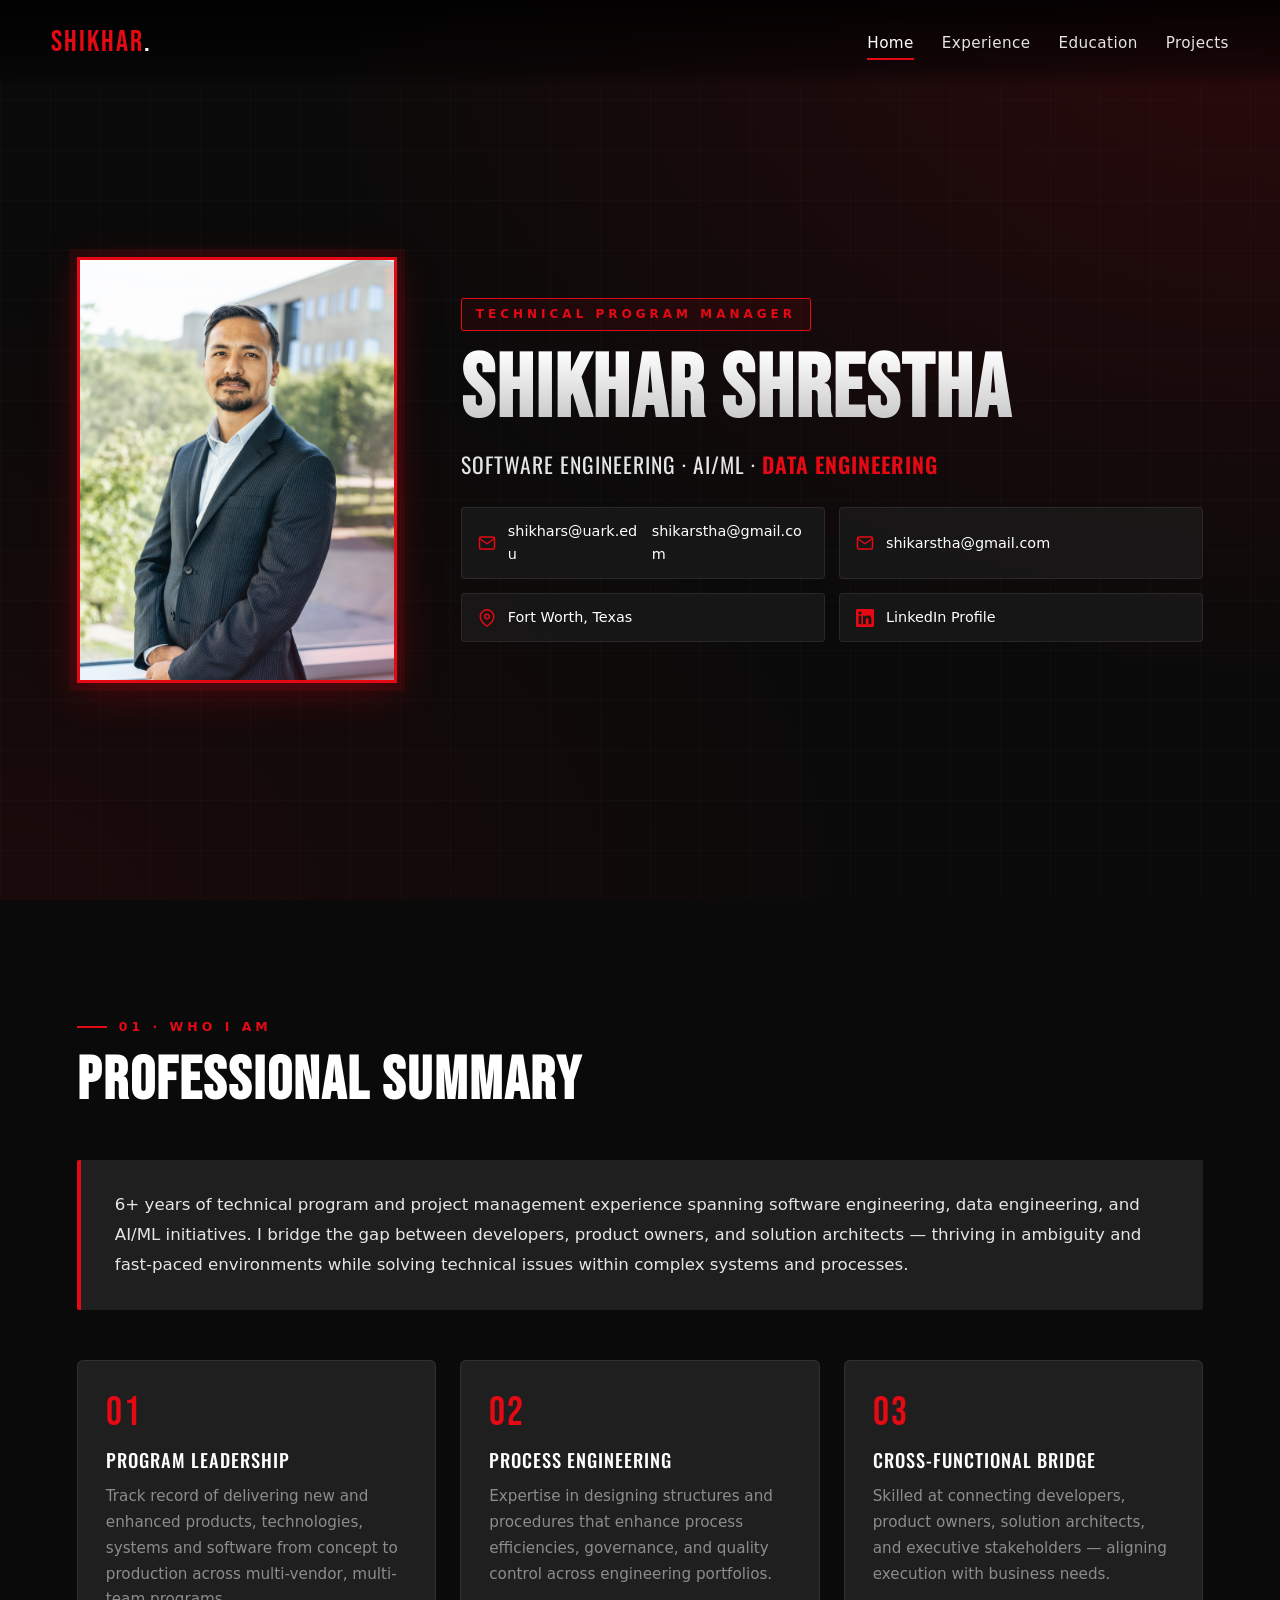
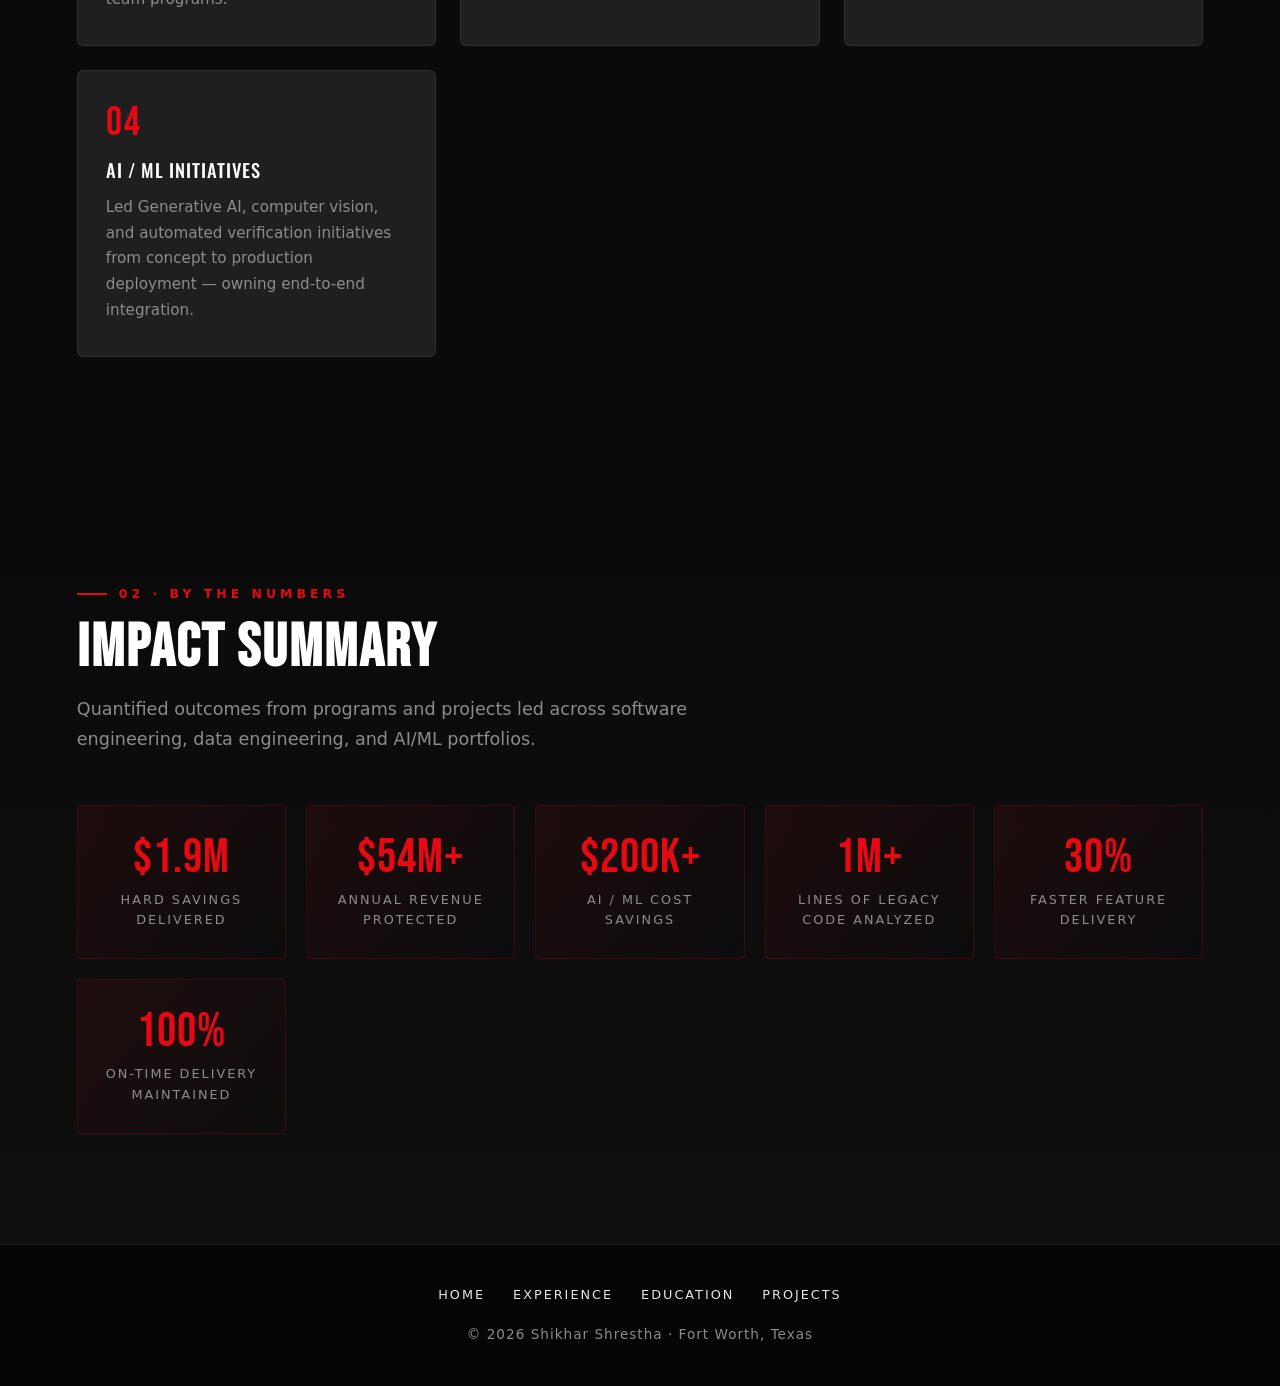
<file: index.html>
<!DOCTYPE html><html lang="en"><head>


  <meta charset="UTF-8">
  <meta name="viewport" content="width=device-width, initial-scale=1.0">
  <meta name="description" content="Shikhar Shrestha — Technical Program Manager specializing in AI/ML, software engineering and data engineering initiatives.">
  <title>Shikhar Shrestha | Technical Program Manager</title>
  <link rel="stylesheet" href="css/styles.css">
  <link rel="icon" type="image/svg+xml" href="data:image/svg+xml,%3Csvg xmlns='http://www.w3.org/2000/svg' viewBox='0 0 32 32'%3E%3Crect width='32' height='32' fill='%23141414'/%3E%3Ctext x='50%25' y='50%25' text-anchor='middle' dominant-baseline='central' fill='%23E50914' font-family='Arial Black' font-size='22' font-weight='900'%3ES%3C/text%3E%3C/svg%3E">
<link id="gfont-Noto-Sans" rel="stylesheet" href="https://fonts.googleapis.com/css2?family=Noto+Sans:wght@300;400;500;600;700&amp;display=swap"><link id="gfont-Playfair-Display" rel="stylesheet" href="https://fonts.googleapis.com/css2?family=Playfair+Display:wght@300;400;500;600;700&amp;display=swap"><link id="gfont-Roboto" rel="stylesheet" href="https://fonts.googleapis.com/css2?family=Roboto:wght@300;400;500;600;700&amp;display=swap"></head>
<body data-cc-id="cc-1" style="cursor: crosshair; font-family: system-ui;">

  <!-- NAVIGATION -->
  <nav class="nav scrolled">
    <div class="nav-inner">
      <a href="index.html" class="nav-logo">SHIKHAR<span>.</span></a>
      <button class="nav-toggle" aria-label="Menu">☰</button>
      <ul class="nav-links">
        <li><a href="index.html" class="active">Home</a></li>
        <li><a href="experience.html">Experience</a></li>
        <li><a href="education.html">Education</a></li>
        <li><a href="projects.html">Projects</a></li>
      </ul>
    </div>
  </nav>

  <!-- HERO -->
  <header class="hero">
    <div class="hero-inner">
      <!-- Replace assets/profile.jpg with your photo. Square aspect ratio recommended (500x500 or larger). -->
      <!--
        To add a real photo:
        1. Drop a square image at assets/profile.jpg
        2. Change the src below from "assets/profile.svg" to "assets/profile.jpg"
        The SVG placeholder ships with the site so it looks polished out of the box.
      -->
      <div class="profile-frame reveal">
        <img src="assets/profileheadshots/EMBAHeadshots2024_Shikhar_Shrestha.jpg" alt="Shikhar Shrestha">
      </div>

      <div class="hero-content">
        <span class="hero-tag reveal reveal-delay-1">Technical Program Manager</span>
        <h1 class="hero-name reveal reveal-delay-1">SHIKHAR SHRESTHA</h1>
        <p class="hero-role reveal reveal-delay-2">
          Software Engineering · AI/ML · <span>Data Engineering</span>
        </p>

        <div class="contact-grid reveal reveal-delay-3">
          <a href="mailto:shikhars@uark.edu" class="contact-item">
            <svg class="contact-icon" viewBox="0 0 24 24" fill="none" stroke="currentColor" stroke-width="2" stroke-linecap="round" stroke-linejoin="round"><path d="M4 4h16c1.1 0 2 .9 2 2v12c0 1.1-.9 2-2 2H4c-1.1 0-2-.9-2-2V6c0-1.1.9-2 2-2z"></path><polyline points="22,6 12,13 2,6"></polyline></svg>
            <span>shikhars@uark.edu</span>
            <span>shikarstha@gmail.com</span>
          </a>
          <a href="mailto:shikarstha@gmail.com" class="contact-item">
            <svg class="contact-icon" viewBox="0 0 24 24" fill="none" stroke="currentColor" stroke-width="2" stroke-linecap="round" stroke-linejoin="round"><path d="M4 4h16c1.1 0 2 .9 2 2v12c0 1.1-.9 2-2 2H4c-1.1 0-2-.9-2-2V6c0-1.1.9-2 2-2z"></path><polyline points="22,6 12,13 2,6"></polyline></svg>
            <span>shikarstha@gmail.com</span>
          </a>
          <div class="contact-item">
            <svg class="contact-icon" viewBox="0 0 24 24" fill="none" stroke="currentColor" stroke-width="2" stroke-linecap="round" stroke-linejoin="round"><path d="M21 10c0 7-9 13-9 13s-9-6-9-13a9 9 0 0 1 18 0z"></path><circle cx="12" cy="10" r="3"></circle></svg>
            <span>Fort Worth, Texas</span>
          </div>
          <!-- EDIT: replace # with your LinkedIn URL -->
          <!-- EDIT: replace href with your LinkedIn URL -->
          <a href="https://www.linkedin.com/in/shikharstha/" target="_blank" rel="noopener" class="contact-item">
            <svg class="contact-icon" viewBox="0 0 24 24" fill="currentColor"><path d="M20.447 20.452h-3.554v-5.569c0-1.328-.027-3.037-1.852-3.037-1.853 0-2.136 1.445-2.136 2.939v5.667H9.351V9h3.414v1.561h.046c.477-.9 1.637-1.85 3.37-1.85 3.601 0 4.267 2.37 4.267 5.455v6.286zM5.337 7.433a2.062 2.062 0 01-2.063-2.065 2.063 2.063 0 112.063 2.065zm1.782 13.019H3.555V9h3.564v11.452zM22.225 0H1.771C.792 0 0 .774 0 1.729v20.542C0 23.227.792 24 1.771 24h20.451C23.2 24 24 23.227 24 22.271V1.729C24 .774 23.2 0 22.222 0h.003z"></path></svg>
            <span>LinkedIn Profile</span>
          </a>
        </div>
      </div>
    </div>
  </header>

  <!-- PROFESSIONAL SUMMARY -->
  <section class="section" id="summary">
    <div class="section-header">
      <div class="section-label">01 · Who I Am</div>
      <h2 class="section-title">Professional Summary</h2>
    </div>

    <div class="summary-text reveal">
      6+ years of technical program and project management experience spanning software engineering, data engineering, and AI/ML initiatives. I bridge the gap between developers, product owners, and solution architects — thriving in ambiguity and fast-paced environments while solving technical issues within complex systems and processes.
    </div>

    <div class="summary-grid">
      <div class="summary-card reveal reveal-delay-1">
        <div class="summary-card-num">01</div>
        <h3>Program Leadership</h3>
        <p>Track record of delivering new and enhanced products, technologies, systems and software from concept to production across multi-vendor, multi-team programs.</p>
      </div>
      <div class="summary-card reveal reveal-delay-2">
        <div class="summary-card-num">02</div>
        <h3>Process Engineering</h3>
        <p>Expertise in designing structures and procedures that enhance process efficiencies, governance, and quality control across engineering portfolios.</p>
      </div>
      <div class="summary-card reveal reveal-delay-3">
        <div class="summary-card-num">03</div>
        <h3>Cross-Functional Bridge</h3>
        <p>Skilled at connecting developers, product owners, solution architects, and executive stakeholders — aligning execution with business needs.</p>
      </div>
      <div class="summary-card reveal reveal-delay-4">
        <div class="summary-card-num">04</div>
        <h3>AI / ML Initiatives</h3>
        <p>Led Generative AI, computer vision, and automated verification initiatives from concept to production deployment — owning end-to-end integration.</p>
      </div>
    </div>
  </section>

  <!-- IMPACT METRICS -->
  <section class="section section-alt" id="impact">
    <div class="section-header">
      <div class="section-label">02 · By the Numbers</div>
      <h2 class="section-title">Impact Summary</h2>
      <p class="section-subtitle">
        Quantified outcomes from programs and projects led across software engineering, data engineering, and AI/ML portfolios.
      </p>
    </div>

    <div class="impact-row">
      <div class="impact-stat reveal">
        <div class="big">$1.9M</div>
        <div class="label">Hard Savings Delivered</div>
      </div>
      <div class="impact-stat reveal reveal-delay-1">
        <div class="big">$54M+</div>
        <div class="label">Annual Revenue Protected</div>
      </div>
      <div class="impact-stat reveal reveal-delay-2">
        <div class="big">$200K+</div>
        <div class="label">AI / ML Cost Savings</div>
      </div>
      <div class="impact-stat reveal reveal-delay-3">
        <div class="big">1M+</div>
        <div class="label">Lines of Legacy Code Analyzed</div>
      </div>
      <div class="impact-stat reveal reveal-delay-4">
        <div class="big">30%</div>
        <div class="label">Faster Feature Delivery</div>
      </div>
      <div class="impact-stat reveal reveal-delay-4">
        <div class="big">100%</div>
        <div class="label">On-Time Delivery Maintained</div>
      </div>
    </div>
  </section>

  <!-- FOOTER -->
  <footer class="footer">
    <div class="footer-links">
      <a href="index.html">Home</a>
      <a href="experience.html">Experience</a>
      <a href="education.html">Education</a>
      <a href="projects.html">Projects</a>
    </div>
    <p>© <span id="year">2026</span> Shikhar Shrestha · Fort Worth, Texas</p>
  </footer>

  <script>document.getElementById('year').textContent = new Date().getFullYear();</script>
  <script src="js/main.js"></script>


</body></html>
</file>
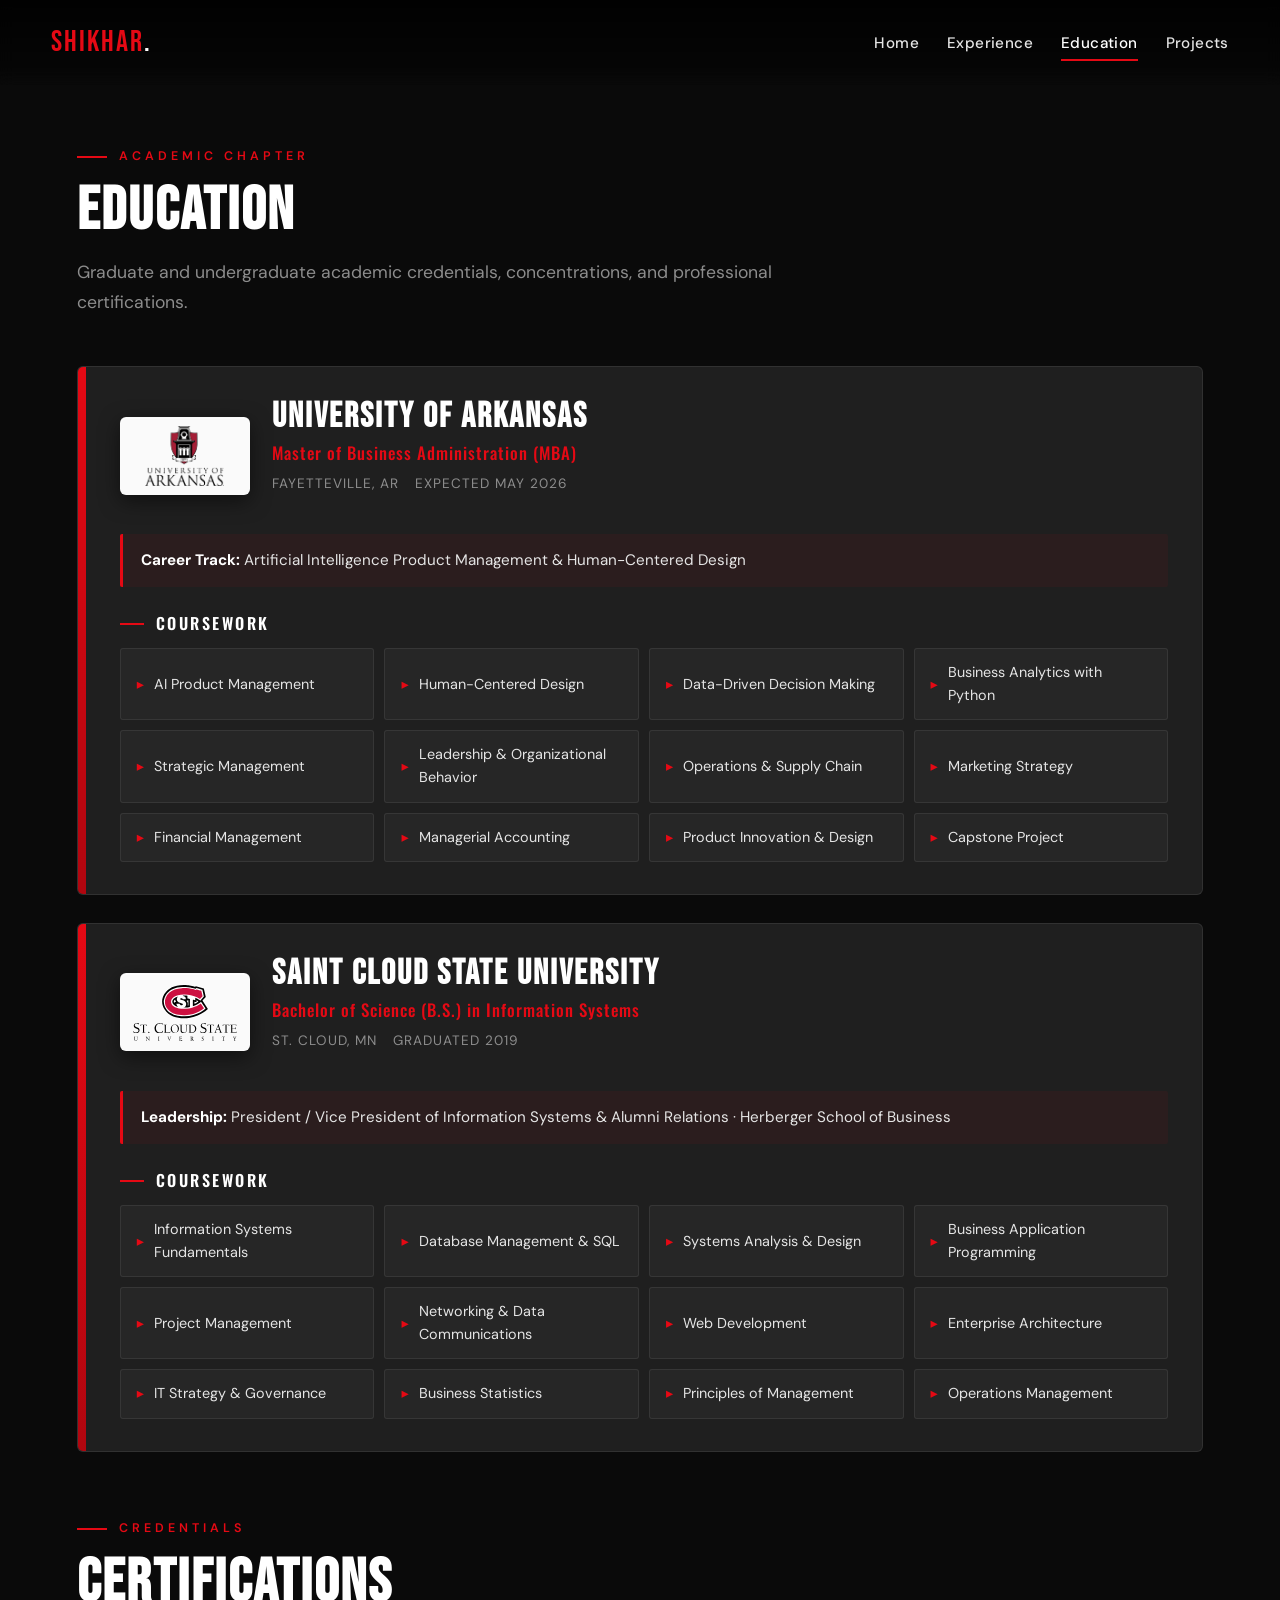
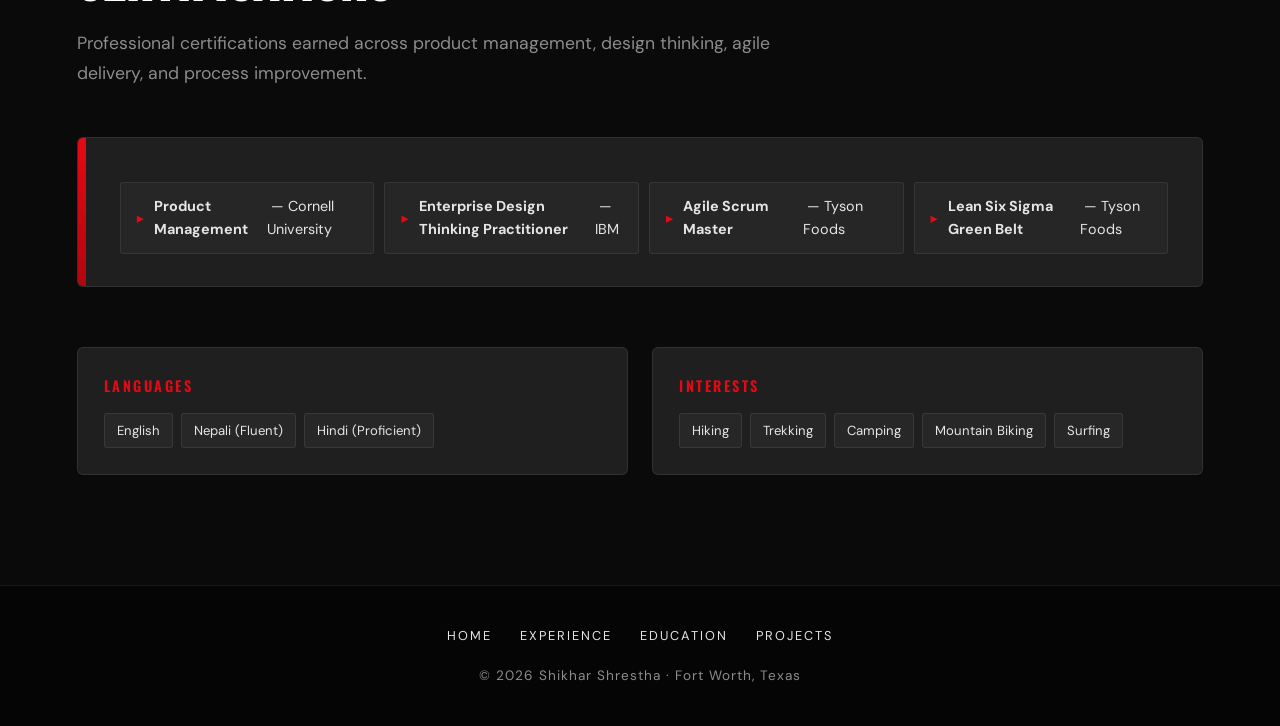
<file: education.html>
<!DOCTYPE html>
<html lang="en">
<head>
  <meta charset="UTF-8" />
  <meta name="viewport" content="width=device-width, initial-scale=1.0" />
  <meta name="description" content="Education and certifications of Shikhar Shrestha — MBA from University of Arkansas, BS from Saint Cloud State University." />
  <title>Education | Shikhar Shrestha</title>
  <link rel="stylesheet" href="css/styles.css" />
  <link rel="icon" type="image/svg+xml" href="data:image/svg+xml,%3Csvg xmlns='http://www.w3.org/2000/svg' viewBox='0 0 32 32'%3E%3Crect width='32' height='32' fill='%23141414'/%3E%3Ctext x='50%25' y='50%25' text-anchor='middle' dominant-baseline='central' fill='%23E50914' font-family='Arial Black' font-size='22' font-weight='900'%3ES%3C/text%3E%3C/svg%3E" />
</head>
<body>

  <!-- NAVIGATION -->
  <nav class="nav">
    <div class="nav-inner">
      <a href="index.html" class="nav-logo">SHIKHAR<span>.</span></a>
      <button class="nav-toggle" aria-label="Menu">☰</button>
      <ul class="nav-links">
        <li><a href="index.html">Home</a></li>
        <li><a href="experience.html">Experience</a></li>
        <li><a href="education.html">Education</a></li>
        <li><a href="projects.html">Projects</a></li>
      </ul>
    </div>
  </nav>

  <!-- PAGE HEADER -->
  <section class="section" style="padding-top: 140px;">
    <div class="section-header">
      <div class="section-label reveal">Academic Chapter</div>
      <h1 class="section-title reveal reveal-delay-1">Education</h1>
      <p class="section-subtitle reveal reveal-delay-2">
        Graduate and undergraduate academic credentials, concentrations, and professional certifications.
      </p>
    </div>

    <div class="edu-grid">

      <!-- UNIVERSITY OF ARKANSAS -->
      <article class="edu-card reveal">
        <div class="edu-accent"></div>
        <div class="edu-body">
          <div class="edu-head">
            <div class="edu-logo"><img src="assets/logos/uark.png" alt="University of Arkansas logo" /></div>
            <div>
              <h2 class="edu-school">University of Arkansas</h2>
              <div class="edu-degree">Master of Business Administration (MBA)</div>
              <div class="edu-meta">
                <span>Fayetteville, AR</span>
                <span>Expected May 2026</span>
              </div>
            </div>
          </div>

          <div class="edu-track">
            <strong>Career Track:</strong> Artificial Intelligence Product Management &amp; Human-Centered Design
          </div>

          <h3 class="subsection-title">Coursework</h3>
          <!--
            EDIT: Replace the items below with the specific courses you've taken.
            These reflect the stated AI Product Management &amp; Human-Centered Design track.
          -->
          <ul class="coursework-list">
            <li>AI Product Management</li>
            <li>Human-Centered Design</li>
            <li>Data-Driven Decision Making</li>
            <li>Business Analytics with Python</li>
            <li>Strategic Management</li>
            <li>Leadership &amp; Organizational Behavior</li>
            <li>Operations &amp; Supply Chain</li>
            <li>Marketing Strategy</li>
            <li>Financial Management</li>
            <li>Managerial Accounting</li>
            <li>Product Innovation &amp; Design</li>
            <li>Capstone Project</li>
          </ul>
        </div>
      </article>

      <!-- SAINT CLOUD STATE UNIVERSITY -->
      <article class="edu-card reveal reveal-delay-1">
        <div class="edu-accent"></div>
        <div class="edu-body">
          <div class="edu-head">
            <div class="edu-logo"><img src="assets/logos/scsu.svg" alt="Saint Cloud State University logo" /></div>
            <div>
              <h2 class="edu-school">Saint Cloud State University</h2>
              <div class="edu-degree">Bachelor of Science (B.S.) in Information Systems</div>
              <div class="edu-meta">
                <span>St. Cloud, MN</span>
                <span>Graduated 2019</span>
              </div>
            </div>
          </div>

          <div class="edu-track">
            <strong>Leadership:</strong> President / Vice President of Information Systems &amp; Alumni Relations · Herberger School of Business
          </div>

          <h3 class="subsection-title">Coursework</h3>
          <ul class="coursework-list">
            <li>Information Systems Fundamentals</li>
            <li>Database Management &amp; SQL</li>
            <li>Systems Analysis &amp; Design</li>
            <li>Business Application Programming</li>
            <li>Project Management</li>
            <li>Networking &amp; Data Communications</li>
            <li>Web Development</li>
            <li>Enterprise Architecture</li>
            <li>IT Strategy &amp; Governance</li>
            <li>Business Statistics</li>
            <li>Principles of Management</li>
            <li>Operations Management</li>
          </ul>
        </div>
      </article>

    </div>

    <!-- CERTIFICATIONS -->
    <div class="skills-section">
      <div class="section-header">
        <div class="section-label">Credentials</div>
        <h2 class="section-title">Certifications</h2>
        <p class="section-subtitle">Professional certifications earned across product management, design thinking, agile delivery, and process improvement.</p>
      </div>

      <div class="edu-card reveal" style="grid-template-columns: 8px 1fr;">
        <div class="edu-accent"></div>
        <div class="edu-body">
          <ul class="cert-list">
            <li><strong>Product Management</strong>&nbsp;— Cornell University</li>
            <li><strong>Enterprise Design Thinking Practitioner</strong>&nbsp;— IBM</li>
            <li><strong>Agile Scrum Master</strong>&nbsp;— Tyson Foods</li>
            <li><strong>Lean Six Sigma Green Belt</strong>&nbsp;— Tyson Foods</li>
          </ul>
        </div>
      </div>
    </div>

    <!-- LANGUAGES & INTERESTS -->
    <div class="skills-section">
      <div class="skills-grid">
        <div class="skill-group reveal">
          <h4>Languages</h4>
          <div class="skill-pills">
            <span class="skill-pill">English</span>
            <span class="skill-pill">Nepali (Fluent)</span>
            <span class="skill-pill">Hindi (Proficient)</span>
          </div>
        </div>

        <div class="skill-group reveal reveal-delay-1">
          <h4>Interests</h4>
          <div class="skill-pills">
            <span class="skill-pill">Hiking</span>
            <span class="skill-pill">Trekking</span>
            <span class="skill-pill">Camping</span>
            <span class="skill-pill">Mountain Biking</span>
            <span class="skill-pill">Surfing</span>
          </div>
        </div>
      </div>
    </div>
  </section>

  <!-- FOOTER -->
  <footer class="footer">
    <div class="footer-links">
      <a href="index.html">Home</a>
      <a href="experience.html">Experience</a>
      <a href="education.html">Education</a>
      <a href="projects.html">Projects</a>
    </div>
    <p>© <span id="year"></span> Shikhar Shrestha · Fort Worth, Texas</p>
  </footer>

  <script>document.getElementById('year').textContent = new Date().getFullYear();</script>
  <script src="js/main.js"></script>
</body>
</html>
</file>
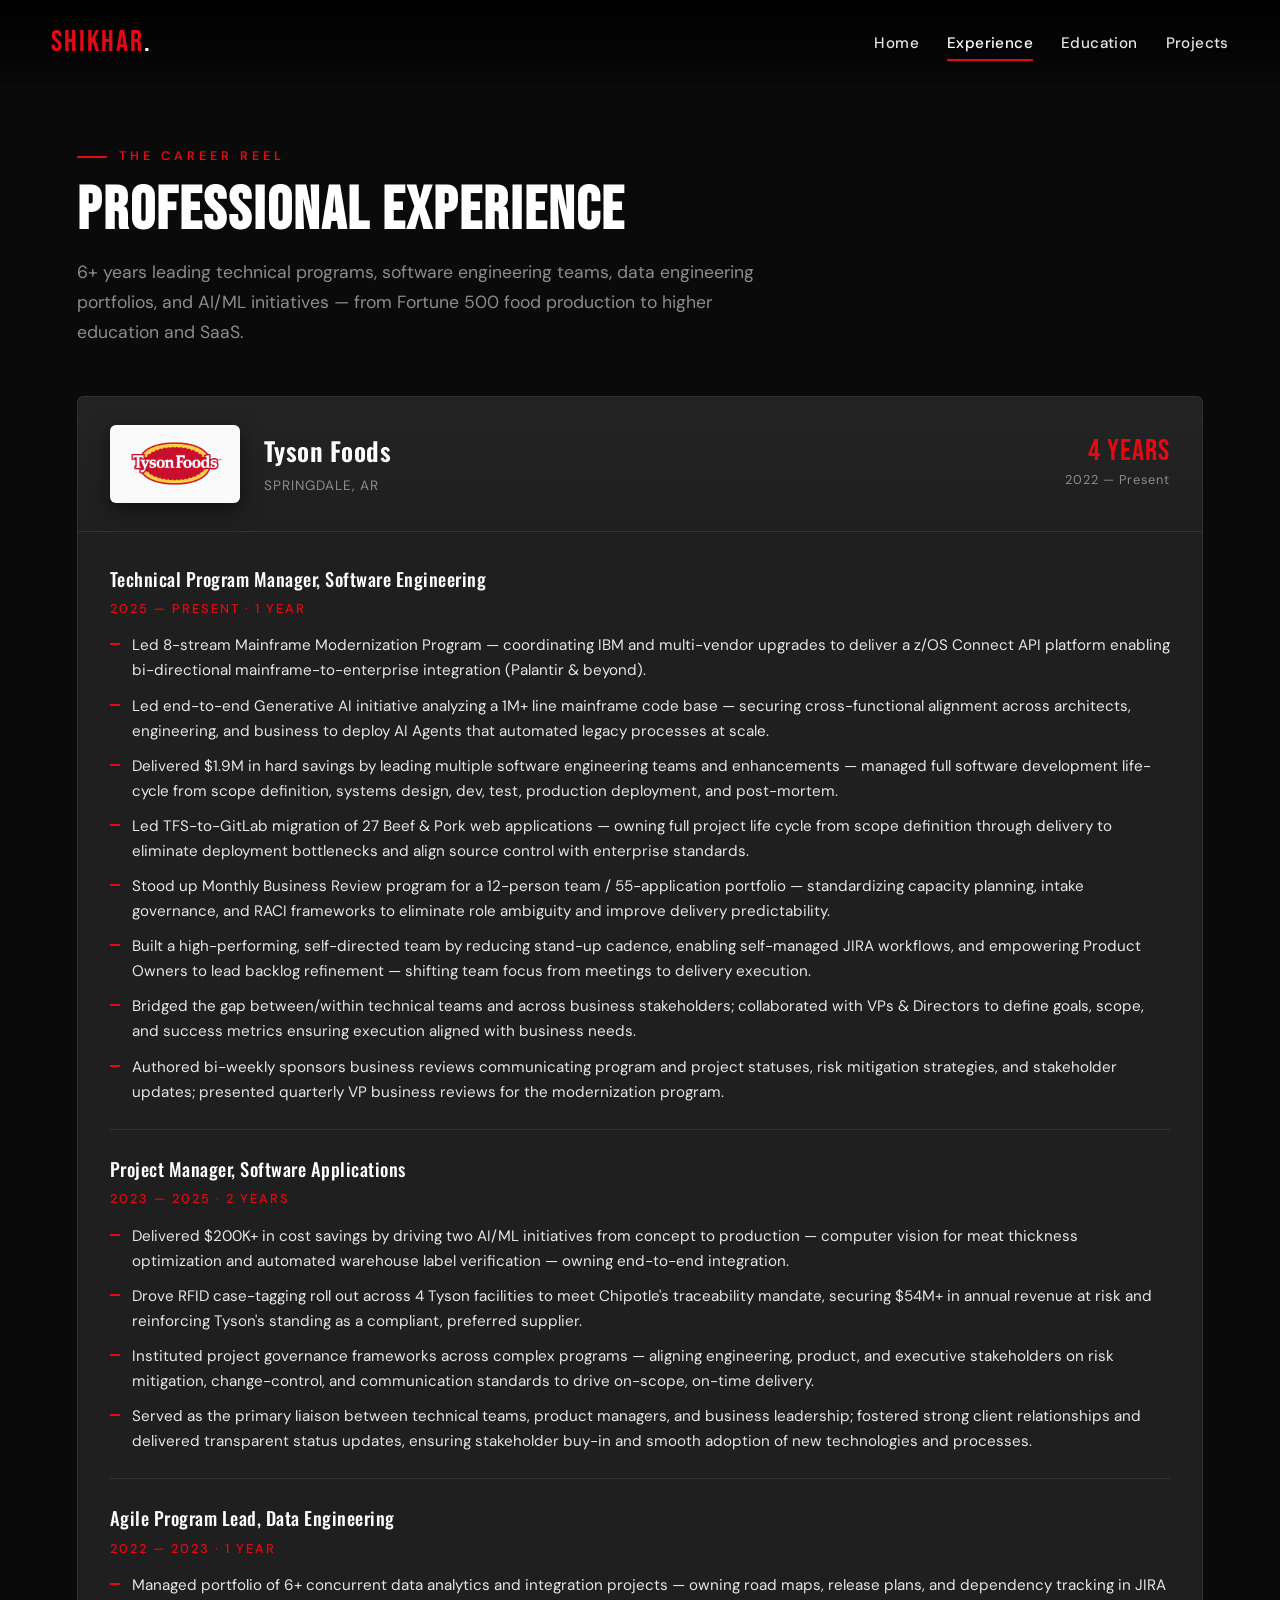
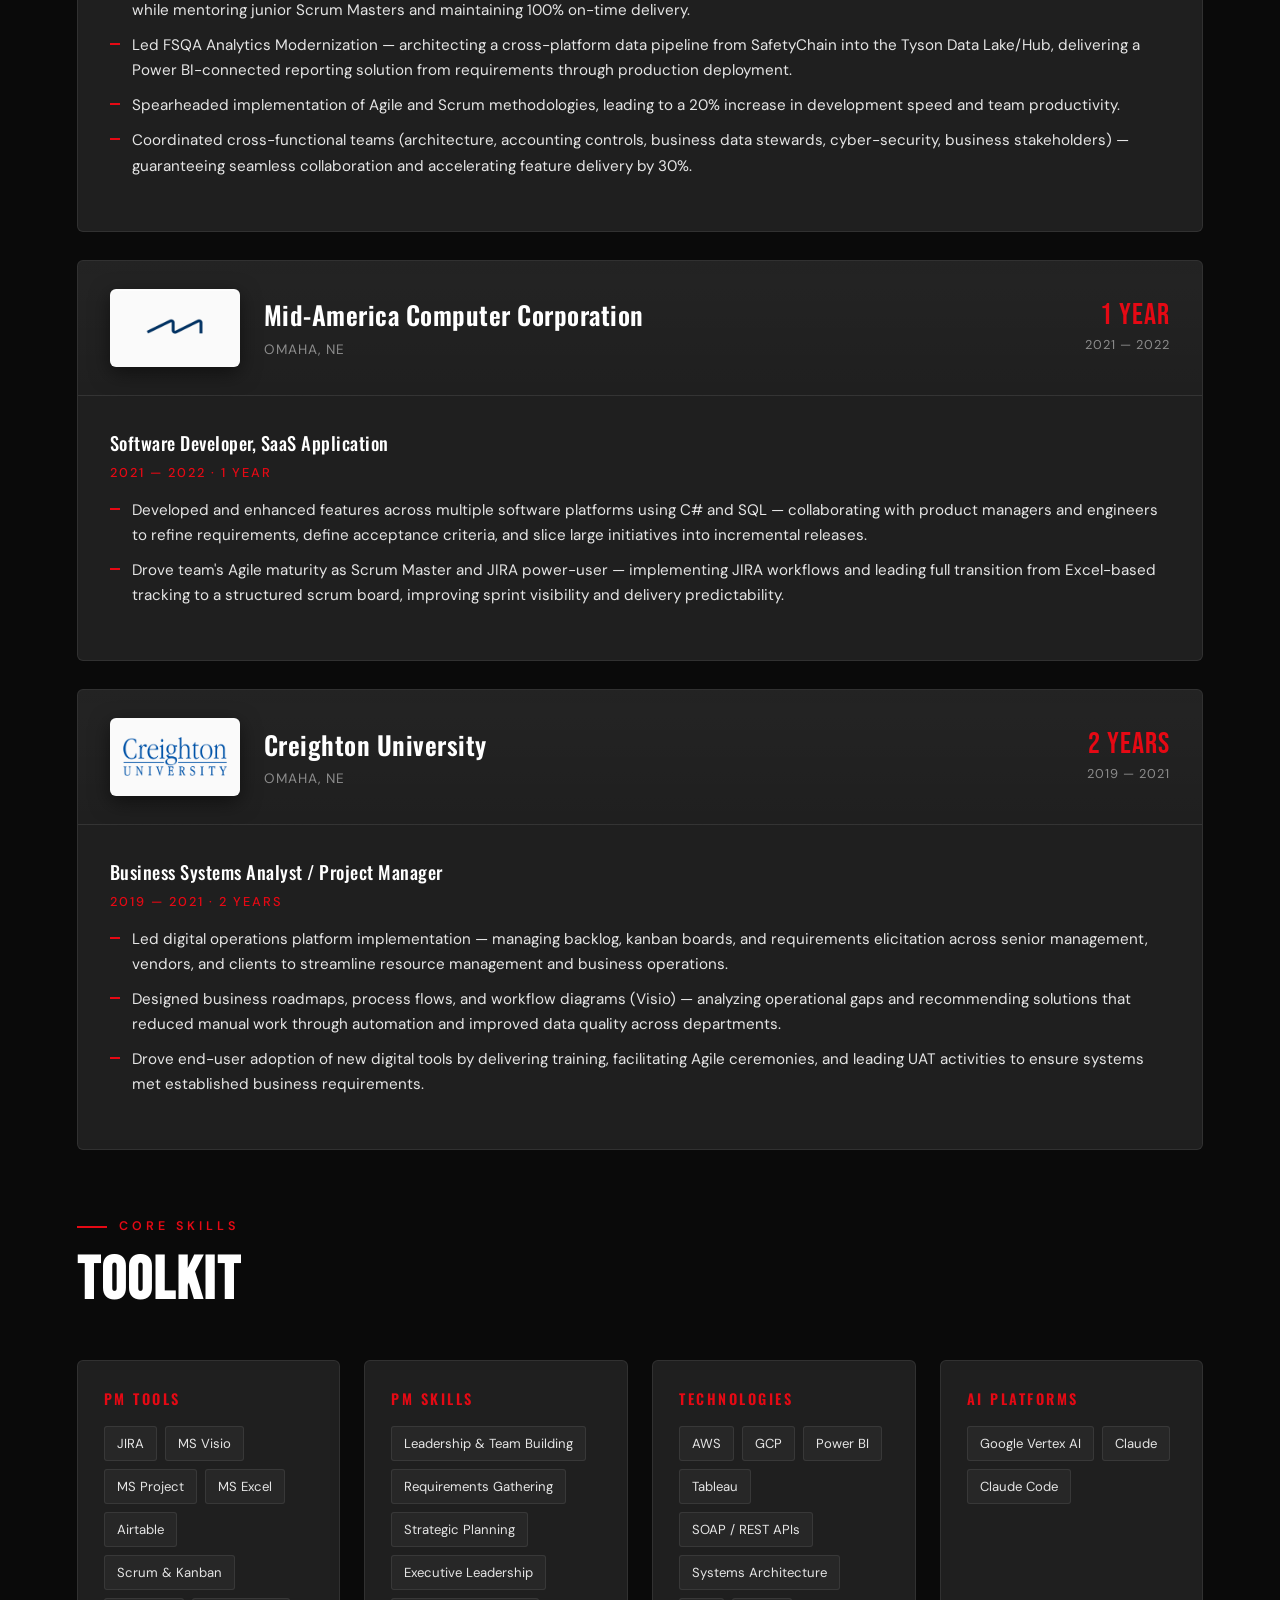
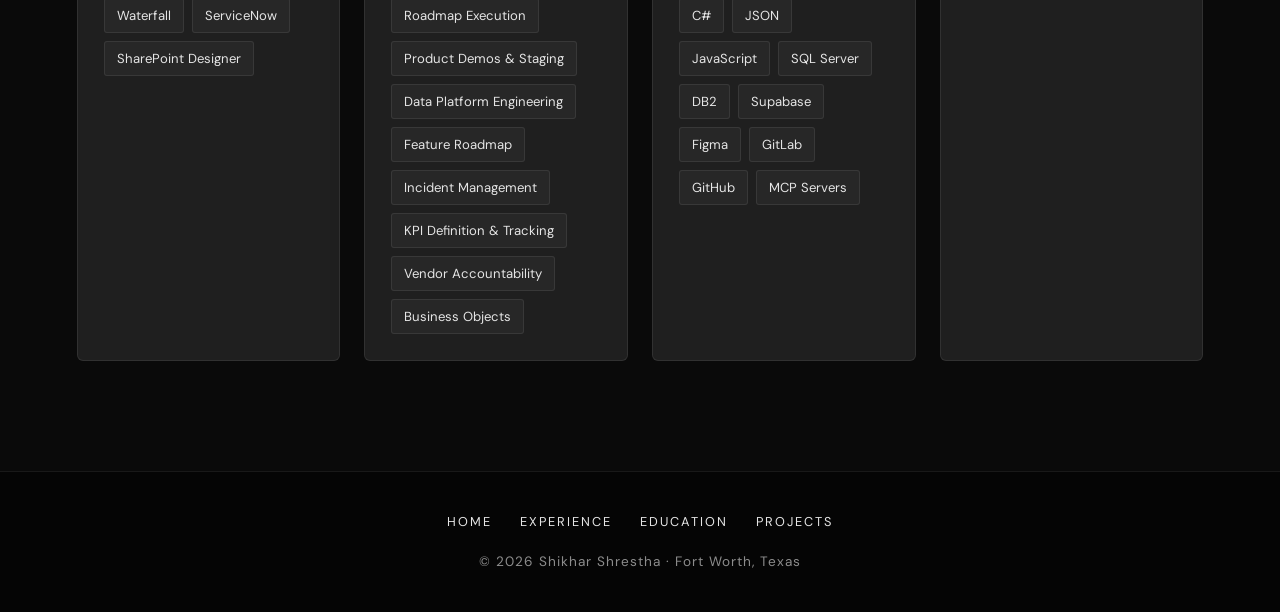
<file: experience.html>
<!DOCTYPE html>
<html lang="en">
<head>
  <meta charset="UTF-8" />
  <meta name="viewport" content="width=device-width, initial-scale=1.0" />
  <meta name="description" content="Professional experience of Shikhar Shrestha across Tyson Foods, Mid-America Computer Corporation, and Creighton University." />
  <title>Experience | Shikhar Shrestha</title>
  <link rel="stylesheet" href="css/styles.css" />
  <link rel="icon" type="image/svg+xml" href="data:image/svg+xml,%3Csvg xmlns='http://www.w3.org/2000/svg' viewBox='0 0 32 32'%3E%3Crect width='32' height='32' fill='%23141414'/%3E%3Ctext x='50%25' y='50%25' text-anchor='middle' dominant-baseline='central' fill='%23E50914' font-family='Arial Black' font-size='22' font-weight='900'%3ES%3C/text%3E%3C/svg%3E" />
</head>
<body>

  <!-- NAVIGATION -->
  <nav class="nav">
    <div class="nav-inner">
      <a href="index.html" class="nav-logo">SHIKHAR<span>.</span></a>
      <button class="nav-toggle" aria-label="Menu">☰</button>
      <ul class="nav-links">
        <li><a href="index.html">Home</a></li>
        <li><a href="experience.html">Experience</a></li>
        <li><a href="education.html">Education</a></li>
        <li><a href="projects.html">Projects</a></li>
      </ul>
    </div>
  </nav>

  <!-- PAGE HEADER -->
  <section class="section" style="padding-top: 140px;">
    <div class="section-header">
      <div class="section-label reveal">The Career Reel</div>
      <h1 class="section-title reveal reveal-delay-1">Professional Experience</h1>
      <p class="section-subtitle reveal reveal-delay-2">
        6+ years leading technical programs, software engineering teams, data engineering portfolios, and AI/ML initiatives — from Fortune 500 food production to higher education and SaaS.
      </p>
    </div>

    <!-- EXPERIENCE LIST -->
    <div class="experience-list">

      <!-- TYSON FOODS -->
      <article class="exp-card reveal">
        <div class="exp-header">
          <!--
            Company logo: Tyson Foods
            Fallback initials are shown if the image fails to load.
            To host your own, place a file at assets/logos/tyson.png and change src.
          -->
          <div class="company-logo" data-initials="TF">
            <img src="assets/logos/tyson.png" alt="Tyson Foods logo" />
          </div>
          <div class="exp-head-text">
            <h2 class="exp-company">Tyson Foods</h2>
            <div class="exp-location">Springdale, AR</div>
          </div>
          <div class="exp-duration">
            <div class="years">4 YEARS</div>
            <div class="dates">2022 — Present</div>
          </div>
        </div>

        <div class="exp-body">

          <!-- Role 1: TPM -->
          <div class="role-block">
            <h3 class="role-title">Technical Program Manager, Software Engineering</h3>
            <div class="role-dates">2025 — Present · 1 Year</div>
            <ul class="role-list">
              <li>Led 8-stream Mainframe Modernization Program — coordinating IBM and multi-vendor upgrades to deliver a z/OS Connect API platform enabling bi-directional mainframe-to-enterprise integration (Palantir & beyond).</li>
              <li>Led end-to-end Generative AI initiative analyzing a 1M+ line mainframe code base — securing cross-functional alignment across architects, engineering, and business to deploy AI Agents that automated legacy processes at scale.</li>
              <li>Delivered $1.9M in hard savings by leading multiple software engineering teams and enhancements — managed full software development life-cycle from scope definition, systems design, dev, test, production deployment, and post-mortem.</li>
              <li>Led TFS-to-GitLab migration of 27 Beef &amp; Pork web applications — owning full project life cycle from scope definition through delivery to eliminate deployment bottlenecks and align source control with enterprise standards.</li>
              <li>Stood up Monthly Business Review program for a 12-person team / 55-application portfolio — standardizing capacity planning, intake governance, and RACI frameworks to eliminate role ambiguity and improve delivery predictability.</li>
              <li>Built a high-performing, self-directed team by reducing stand-up cadence, enabling self-managed JIRA workflows, and empowering Product Owners to lead backlog refinement — shifting team focus from meetings to delivery execution.</li>
              <li>Bridged the gap between/within technical teams and across business stakeholders; collaborated with VPs &amp; Directors to define goals, scope, and success metrics ensuring execution aligned with business needs.</li>
              <li>Authored bi-weekly sponsors business reviews communicating program and project statuses, risk mitigation strategies, and stakeholder updates; presented quarterly VP business reviews for the modernization program.</li>
            </ul>
          </div>

          <!-- Role 2: PM -->
          <div class="role-block">
            <h3 class="role-title">Project Manager, Software Applications</h3>
            <div class="role-dates">2023 — 2025 · 2 Years</div>
            <ul class="role-list">
              <li>Delivered $200K+ in cost savings by driving two AI/ML initiatives from concept to production — computer vision for meat thickness optimization and automated warehouse label verification — owning end-to-end integration.</li>
              <li>Drove RFID case-tagging roll out across 4 Tyson facilities to meet Chipotle's traceability mandate, securing $54M+ in annual revenue at risk and reinforcing Tyson's standing as a compliant, preferred supplier.</li>
              <li>Instituted project governance frameworks across complex programs — aligning engineering, product, and executive stakeholders on risk mitigation, change-control, and communication standards to drive on-scope, on-time delivery.</li>
              <li>Served as the primary liaison between technical teams, product managers, and business leadership; fostered strong client relationships and delivered transparent status updates, ensuring stakeholder buy-in and smooth adoption of new technologies and processes.</li>
            </ul>
          </div>

          <!-- Role 3: Agile Lead -->
          <div class="role-block">
            <h3 class="role-title">Agile Program Lead, Data Engineering</h3>
            <div class="role-dates">2022 — 2023 · 1 Year</div>
            <ul class="role-list">
              <li>Managed portfolio of 6+ concurrent data analytics and integration projects — owning road maps, release plans, and dependency tracking in JIRA while mentoring junior Scrum Masters and maintaining 100% on-time delivery.</li>
              <li>Led FSQA Analytics Modernization — architecting a cross-platform data pipeline from SafetyChain into the Tyson Data Lake/Hub, delivering a Power BI-connected reporting solution from requirements through production deployment.</li>
              <li>Spearheaded implementation of Agile and Scrum methodologies, leading to a 20% increase in development speed and team productivity.</li>
              <li>Coordinated cross-functional teams (architecture, accounting controls, business data stewards, cyber-security, business stakeholders) — guaranteeing seamless collaboration and accelerating feature delivery by 30%.</li>
            </ul>
          </div>

        </div>
      </article>

      <!-- MID-AMERICA COMPUTER CORPORATION -->
      <article class="exp-card reveal reveal-delay-1">
        <div class="exp-header">
          <div class="company-logo" data-initials="MACC">
            <img src="assets/logos/macc.png" alt="Mid-America Computer Corporation logo" />
          </div>
          <div class="exp-head-text">
            <h2 class="exp-company">Mid-America Computer Corporation</h2>
            <div class="exp-location">Omaha, NE</div>
          </div>
          <div class="exp-duration">
            <div class="years">1 YEAR</div>
            <div class="dates">2021 — 2022</div>
          </div>
        </div>

        <div class="exp-body">
          <div class="role-block">
            <h3 class="role-title">Software Developer, SaaS Application</h3>
            <div class="role-dates">2021 — 2022 · 1 Year</div>
            <ul class="role-list">
              <li>Developed and enhanced features across multiple software platforms using C# and SQL — collaborating with product managers and engineers to refine requirements, define acceptance criteria, and slice large initiatives into incremental releases.</li>
              <li>Drove team's Agile maturity as Scrum Master and JIRA power-user — implementing JIRA workflows and leading full transition from Excel-based tracking to a structured scrum board, improving sprint visibility and delivery predictability.</li>
            </ul>
          </div>
        </div>
      </article>

      <!-- CREIGHTON UNIVERSITY -->
      <article class="exp-card reveal reveal-delay-2">
        <div class="exp-header">
          <div class="company-logo" data-initials="CU">
            <img src="assets/logos/creighton.png" alt="Creighton University logo" />
          </div>
          <div class="exp-head-text">
            <h2 class="exp-company">Creighton University</h2>
            <div class="exp-location">Omaha, NE</div>
          </div>
          <div class="exp-duration">
            <div class="years">2 YEARS</div>
            <div class="dates">2019 — 2021</div>
          </div>
        </div>

        <div class="exp-body">
          <div class="role-block">
            <h3 class="role-title">Business Systems Analyst / Project Manager</h3>
            <div class="role-dates">2019 — 2021 · 2 Years</div>
            <ul class="role-list">
              <li>Led digital operations platform implementation — managing backlog, kanban boards, and requirements elicitation across senior management, vendors, and clients to streamline resource management and business operations.</li>
              <li>Designed business roadmaps, process flows, and workflow diagrams (Visio) — analyzing operational gaps and recommending solutions that reduced manual work through automation and improved data quality across departments.</li>
              <li>Drove end-user adoption of new digital tools by delivering training, facilitating Agile ceremonies, and leading UAT activities to ensure systems met established business requirements.</li>
            </ul>
          </div>
        </div>
      </article>

    </div>

    <!-- CORE SKILLS -->
    <div class="skills-section">
      <div class="section-header">
        <div class="section-label">Core Skills</div>
        <h2 class="section-title">Toolkit</h2>
      </div>

      <div class="skills-grid">
        <div class="skill-group reveal">
          <h4>PM Tools</h4>
          <div class="skill-pills">
            <span class="skill-pill">JIRA</span>
            <span class="skill-pill">MS Visio</span>
            <span class="skill-pill">MS Project</span>
            <span class="skill-pill">MS Excel</span>
            <span class="skill-pill">Airtable</span>
            <span class="skill-pill">Scrum &amp; Kanban</span>
            <span class="skill-pill">Waterfall</span>
            <span class="skill-pill">ServiceNow</span>
            <span class="skill-pill">SharePoint Designer</span>
          </div>
        </div>

        <div class="skill-group reveal reveal-delay-1">
          <h4>PM Skills</h4>
          <div class="skill-pills">
            <span class="skill-pill">Leadership &amp; Team Building</span>
            <span class="skill-pill">Requirements Gathering</span>
            <span class="skill-pill">Strategic Planning</span>
            <span class="skill-pill">Executive Leadership</span>
            <span class="skill-pill">Roadmap Execution</span>
            <span class="skill-pill">Product Demos &amp; Staging</span>
            <span class="skill-pill">Data Platform Engineering</span>
            <span class="skill-pill">Feature Roadmap</span>
            <span class="skill-pill">Incident Management</span>
            <span class="skill-pill">KPI Definition &amp; Tracking</span>
            <span class="skill-pill">Vendor Accountability</span>
            <span class="skill-pill">Business Objects</span>
          </div>
        </div>

        <div class="skill-group reveal reveal-delay-2">
          <h4>Technologies</h4>
          <div class="skill-pills">
            <span class="skill-pill">AWS</span>
            <span class="skill-pill">GCP</span>
            <span class="skill-pill">Power BI</span>
            <span class="skill-pill">Tableau</span>
            <span class="skill-pill">SOAP / REST APIs</span>
            <span class="skill-pill">Systems Architecture</span>
            <span class="skill-pill">C#</span>
            <span class="skill-pill">JSON</span>
            <span class="skill-pill">JavaScript</span>
            <span class="skill-pill">SQL Server</span>
            <span class="skill-pill">DB2</span>
            <span class="skill-pill">Supabase</span>
            <span class="skill-pill">Figma</span>
            <span class="skill-pill">GitLab</span>
            <span class="skill-pill">GitHub</span>
            <span class="skill-pill">MCP Servers</span>
          </div>
        </div>

        <div class="skill-group reveal reveal-delay-3">
          <h4>AI Platforms</h4>
          <div class="skill-pills">
            <span class="skill-pill">Google Vertex AI</span>
            <span class="skill-pill">Claude</span>
            <span class="skill-pill">Claude Code</span>
          </div>
        </div>
      </div>
    </div>
  </section>

  <!-- FOOTER -->
  <footer class="footer">
    <div class="footer-links">
      <a href="index.html">Home</a>
      <a href="experience.html">Experience</a>
      <a href="education.html">Education</a>
      <a href="projects.html">Projects</a>
    </div>
    <p>© <span id="year"></span> Shikhar Shrestha · Fort Worth, Texas</p>
  </footer>

  <script>document.getElementById('year').textContent = new Date().getFullYear();</script>
  <script src="js/main.js"></script>
</body>
</html>
</file>
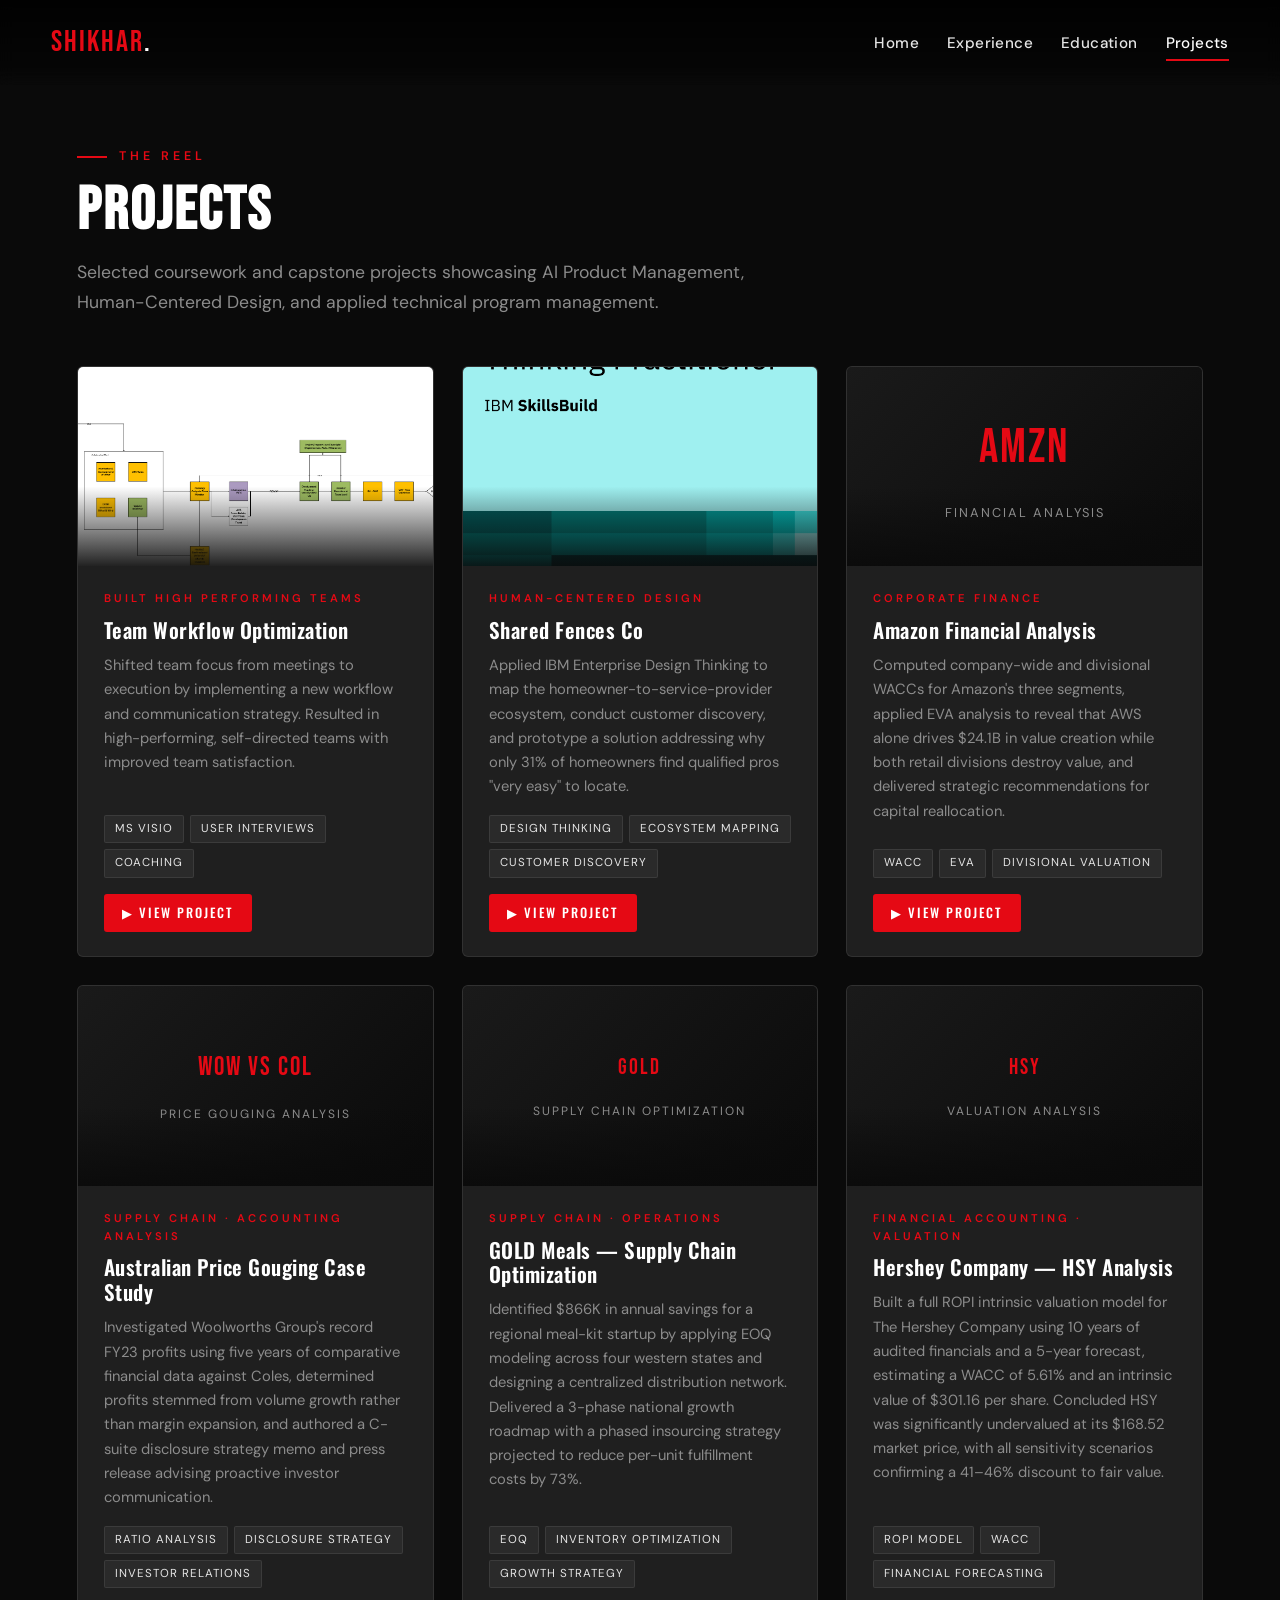
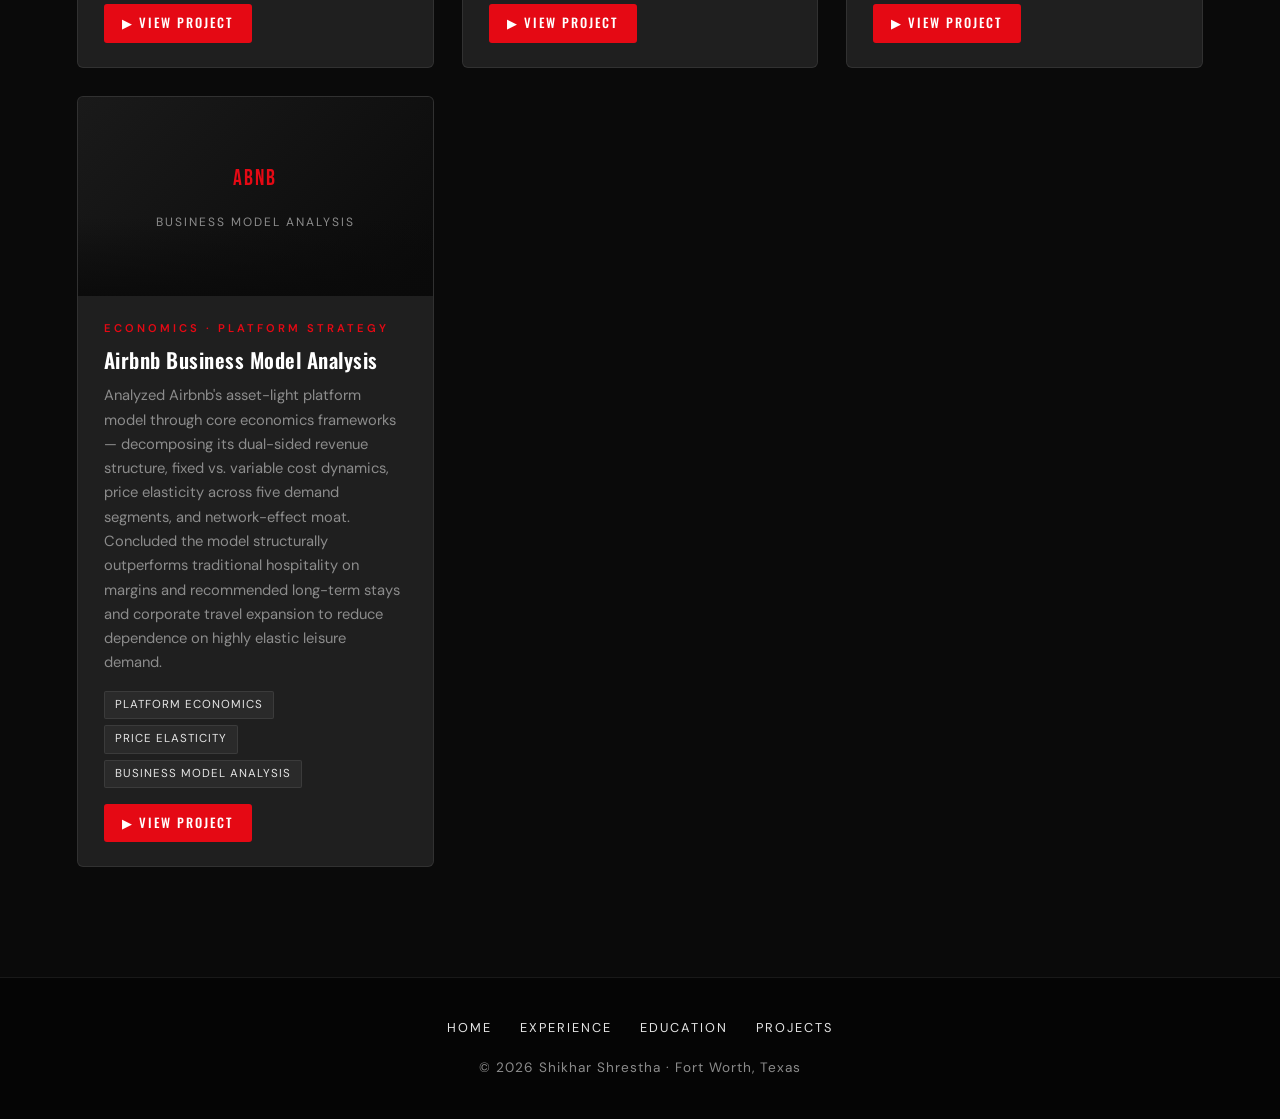
<file: projects.html>
<!DOCTYPE html>
<html lang="en">
<head>
  <meta charset="UTF-8" />
  <meta name="viewport" content="width=device-width, initial-scale=1.0" />
  <meta name="description" content="Class projects and portfolio work by Shikhar Shrestha — MBA AI Product Management at University of Arkansas." />
  <title>Class Projects | Shikhar Shrestha</title>
  <link rel="stylesheet" href="css/styles.css" />
  <link rel="icon" type="image/svg+xml" href="data:image/svg+xml,%3Csvg xmlns='http://www.w3.org/2000/svg' viewBox='0 0 32 32'%3E%3Crect width='32' height='32' fill='%23141414'/%3E%3Ctext x='50%25' y='50%25' text-anchor='middle' dominant-baseline='central' fill='%23E50914' font-family='Arial Black' font-size='22' font-weight='900'%3ES%3C/text%3E%3C/svg%3E" />
</head>
<body>

  <!-- NAVIGATION -->
  <nav class="nav">
    <div class="nav-inner">
      <a href="index.html" class="nav-logo">SHIKHAR<span>.</span></a>
      <button class="nav-toggle" aria-label="Menu">☰</button>
      <ul class="nav-links">
        <li><a href="index.html">Home</a></li>
        <li><a href="experience.html">Experience</a></li>
        <li><a href="education.html">Education</a></li>
        <li><a href="projects.html">Projects</a></li>
      </ul>
    </div>
  </nav>

  <!-- PAGE HEADER -->
  <section class="section" style="padding-top: 140px;">
    <div class="section-header">
      <div class="section-label reveal">The Reel</div>
      <h1 class="section-title reveal reveal-delay-1">Projects</h1>
      <p class="section-subtitle reveal reveal-delay-2">
        Selected coursework and capstone projects showcasing AI Product Management, Human-Centered Design, and applied technical program management.
      </p>
    </div>

    <!-- PROJECTS GRID -->
    <div class="projects-grid">

      <!-- PROJECT CARD 1 -->
      <article class="project-card reveal">
        <div class="project-media">
          <!--
            EDIT: replace src with your screenshot
            Example: <img src="assets/projects/project-1.png" alt="Project One screenshot" />
            For video: <video src="assets/projects/project-1.mp4" controls muted loop playsinline></video>
          -->
          <img src="assets/projects/Team Operating Model - Tyson Foods/TeamWorkflowOptimization.png" alt="Team Operating Model process workflow diagram" />
        </div>
        <div class="project-content">
          <span class="project-tag">Built High Performing Teams</span>
          <h3 class="project-title">Team Workflow Optimization</h3>
          <p class="project-desc">
            Shifted team focus from meetings to execution by implementing a new workflow and communication strategy. Resulted in high-performing, self-directed teams with improved team satisfaction.
          </p>
          <div class="project-tech">
            <span class="tech-pill">MS Visio</span>
            <span class="tech-pill">User Interviews</span>
            <span class="tech-pill">Coaching</span>
          </div>
          <div class="project-actions">
            <a href="projects/teamoperatingmodel.html" class="btn btn-primary">▶ View Project</a>
          </div>
        </div>
      </article>

      <!-- PROJECT CARD 2 -->
      <article class="project-card reveal reveal-delay-1">
        <div class="project-media">
          <img src="assets/projects/HumanCenteredDesign - UniversityofArkansas/enterprise-design-thinking-practitioner.1.png" alt="IBM Enterprise Design Thinking Practitioner badge — Shared Fences Co project" />
        </div>
        <div class="project-content">
          <span class="project-tag">Human-Centered Design</span>
          <h3 class="project-title">Shared Fences Co</h3>
          <p class="project-desc">
            Applied IBM Enterprise Design Thinking to map the homeowner-to-service-provider ecosystem, conduct customer discovery, and prototype a solution addressing why only 31% of homeowners find qualified pros "very easy" to locate.
          </p>
          <div class="project-tech">
            <span class="tech-pill">Design Thinking</span>
            <span class="tech-pill">Ecosystem Mapping</span>
            <span class="tech-pill">Customer Discovery</span>
          </div>
          <div class="project-actions">
            <a href="projects/humancentereddesign.html" class="btn btn-primary">▶ View Project</a>
          </div>
        </div>
      </article>

      <!-- PROJECT CARD 3 -->
      <article class="project-card reveal reveal-delay-2">
        <div class="project-media">
          <div class="project-placeholder" style="display:flex; flex-direction:column; align-items:center; justify-content:center; height:100%; padding:20px; gap:8px;">
            <div class="project-placeholder-icon">AMZN</div>
            <div style="font-size:0.8rem; letter-spacing:2px; text-transform:uppercase; color:var(--text-muted);">Financial Analysis</div>
          </div>
        </div>
        <div class="project-content">
          <span class="project-tag">Corporate Finance</span>
          <h3 class="project-title">Amazon Financial Analysis</h3>
          <p class="project-desc">
            Computed company-wide and divisional WACCs for Amazon's three segments, applied EVA analysis to reveal that AWS alone drives $24.1B in value creation while both retail divisions destroy value, and delivered strategic recommendations for capital reallocation.
          </p>
          <div class="project-tech">
            <span class="tech-pill">WACC</span>
            <span class="tech-pill">EVA</span>
            <span class="tech-pill">Divisional Valuation</span>
          </div>
          <div class="project-actions">
            <a href="projects/corporatefinanceproject.html" class="btn btn-primary">▶ View Project</a>
          </div>
        </div>
      </article>

      <!-- PROJECT CARD 4 -->
      <article class="project-card reveal reveal-delay-3">
        <div class="project-media">
          <div class="project-placeholder" style="display:flex; flex-direction:column; align-items:center; justify-content:center; height:100%; padding:20px; gap:8px;">
            <div class="project-placeholder-icon" style="font-size:1.6rem;">WOW vs COL</div>
            <div style="font-size:0.75rem; letter-spacing:2px; text-transform:uppercase; color:var(--text-muted);">Price Gouging Analysis</div>
          </div>
        </div>
        <div class="project-content">
          <span class="project-tag">Supply Chain · Accounting Analysis</span>
          <h3 class="project-title">Australian Price Gouging Case Study</h3>
          <p class="project-desc">
            Investigated Woolworths Group's record FY23 profits using five years of comparative financial data against Coles, determined profits stemmed from volume growth rather than margin expansion, and authored a C-suite disclosure strategy memo and press release advising proactive investor communication.
          </p>
          <div class="project-tech">
            <span class="tech-pill">Ratio Analysis</span>
            <span class="tech-pill">Disclosure Strategy</span>
            <span class="tech-pill">Investor Relations</span>
          </div>
          <div class="project-actions">
            <a href="projects/PriceGougingCaseStudy.html" class="btn btn-primary">▶ View Project</a>
          </div>
        </div>
      </article>

      <!-- PROJECT CARD 5 -->
      <article class="project-card reveal reveal-delay-4">
        <div class="project-media">
          <div class="project-placeholder" style="display:flex; flex-direction:column; align-items:center; justify-content:center; height:100%; padding:20px; gap:8px;">
            <div class="project-placeholder-icon" style="font-size:1.4rem;">GOLD</div>
            <div style="font-size:0.75rem; letter-spacing:2px; text-transform:uppercase; color:var(--text-muted);">Supply Chain Optimization</div>
          </div>
        </div>
        <div class="project-content">
          <span class="project-tag">Supply Chain · Operations</span>
          <h3 class="project-title">GOLD Meals — Supply Chain Optimization</h3>
          <p class="project-desc">
            Identified $866K in annual savings for a regional meal-kit startup by applying EOQ modeling across four western states and designing a centralized distribution network. Delivered a 3-phase national growth roadmap with a phased insourcing strategy projected to reduce per-unit fulfillment costs by 73%.
          </p>
          <div class="project-tech">
            <span class="tech-pill">EOQ</span>
            <span class="tech-pill">Inventory Optimization</span>
            <span class="tech-pill">Growth Strategy</span>
          </div>
          <div class="project-actions">
            <a href="projects/goldmealcaseanalysis.html" class="btn btn-primary">▶ View Project</a>
          </div>
        </div>
      </article>

      <!-- PROJECT CARD 6 -->
      <article class="project-card reveal reveal-delay-4">
        <div class="project-media">
          <div class="project-placeholder" style="display:flex; flex-direction:column; align-items:center; justify-content:center; height:100%; padding:20px; gap:8px;">
            <div class="project-placeholder-icon" style="font-size:1.4rem;">HSY</div>
            <div style="font-size:0.75rem; letter-spacing:2px; text-transform:uppercase; color:var(--text-muted);">Valuation Analysis</div>
          </div>
        </div>
        <div class="project-content">
          <span class="project-tag">Financial Accounting · Valuation</span>
          <h3 class="project-title">Hershey Company — HSY Analysis</h3>
          <p class="project-desc">
            Built a full ROPI intrinsic valuation model for The Hershey Company using 10 years of audited financials and a 5-year forecast, estimating a WACC of 5.61% and an intrinsic value of $301.16 per share. Concluded HSY was significantly undervalued at its $168.52 market price, with all sensitivity scenarios confirming a 41–46% discount to fair value.
          </p>
          <div class="project-tech">
            <span class="tech-pill">ROPI Model</span>
            <span class="tech-pill">WACC</span>
            <span class="tech-pill">Financial Forecasting</span>
          </div>
          <div class="project-actions">
            <a href="projects/financialaccountingproject.html" class="btn btn-primary">▶ View Project</a>
          </div>
        </div>
      </article>

      <!-- PROJECT CARD 7 -->
      <article class="project-card reveal reveal-delay-4">
        <div class="project-media">
          <div class="project-placeholder" style="display:flex; flex-direction:column; align-items:center; justify-content:center; height:100%; padding:20px; gap:8px;">
            <div class="project-placeholder-icon" style="font-size:1.4rem;">ABNB</div>
            <div style="font-size:0.75rem; letter-spacing:2px; text-transform:uppercase; color:var(--text-muted);">Business Model Analysis</div>
          </div>
        </div>
        <div class="project-content">
          <span class="project-tag">Economics · Platform Strategy</span>
          <h3 class="project-title">Airbnb Business Model Analysis</h3>
          <p class="project-desc">
            Analyzed Airbnb's asset-light platform model through core economics frameworks — decomposing its dual-sided revenue structure, fixed vs. variable cost dynamics, price elasticity across five demand segments, and network-effect moat. Concluded the model structurally outperforms traditional hospitality on margins and recommended long-term stays and corporate travel expansion to reduce dependence on highly elastic leisure demand.
          </p>
          <div class="project-tech">
            <span class="tech-pill">Platform Economics</span>
            <span class="tech-pill">Price Elasticity</span>
            <span class="tech-pill">Business Model Analysis</span>
          </div>
          <div class="project-actions">
            <a href="projects/economicsanalysisproject.html" class="btn btn-primary">▶ View Project</a>
          </div>
        </div>
      </article>

    </div>

  </section>

  <!-- FOOTER -->
  <footer class="footer">
    <div class="footer-links">
      <a href="index.html">Home</a>
      <a href="experience.html">Experience</a>
      <a href="education.html">Education</a>
      <a href="projects.html">Projects</a>
    </div>
    <p>© <span id="year"></span> Shikhar Shrestha · Fort Worth, Texas</p>
  </footer>

  <script>document.getElementById('year').textContent = new Date().getFullYear();</script>
  <script src="js/main.js"></script>
</body>
</html>
</file>
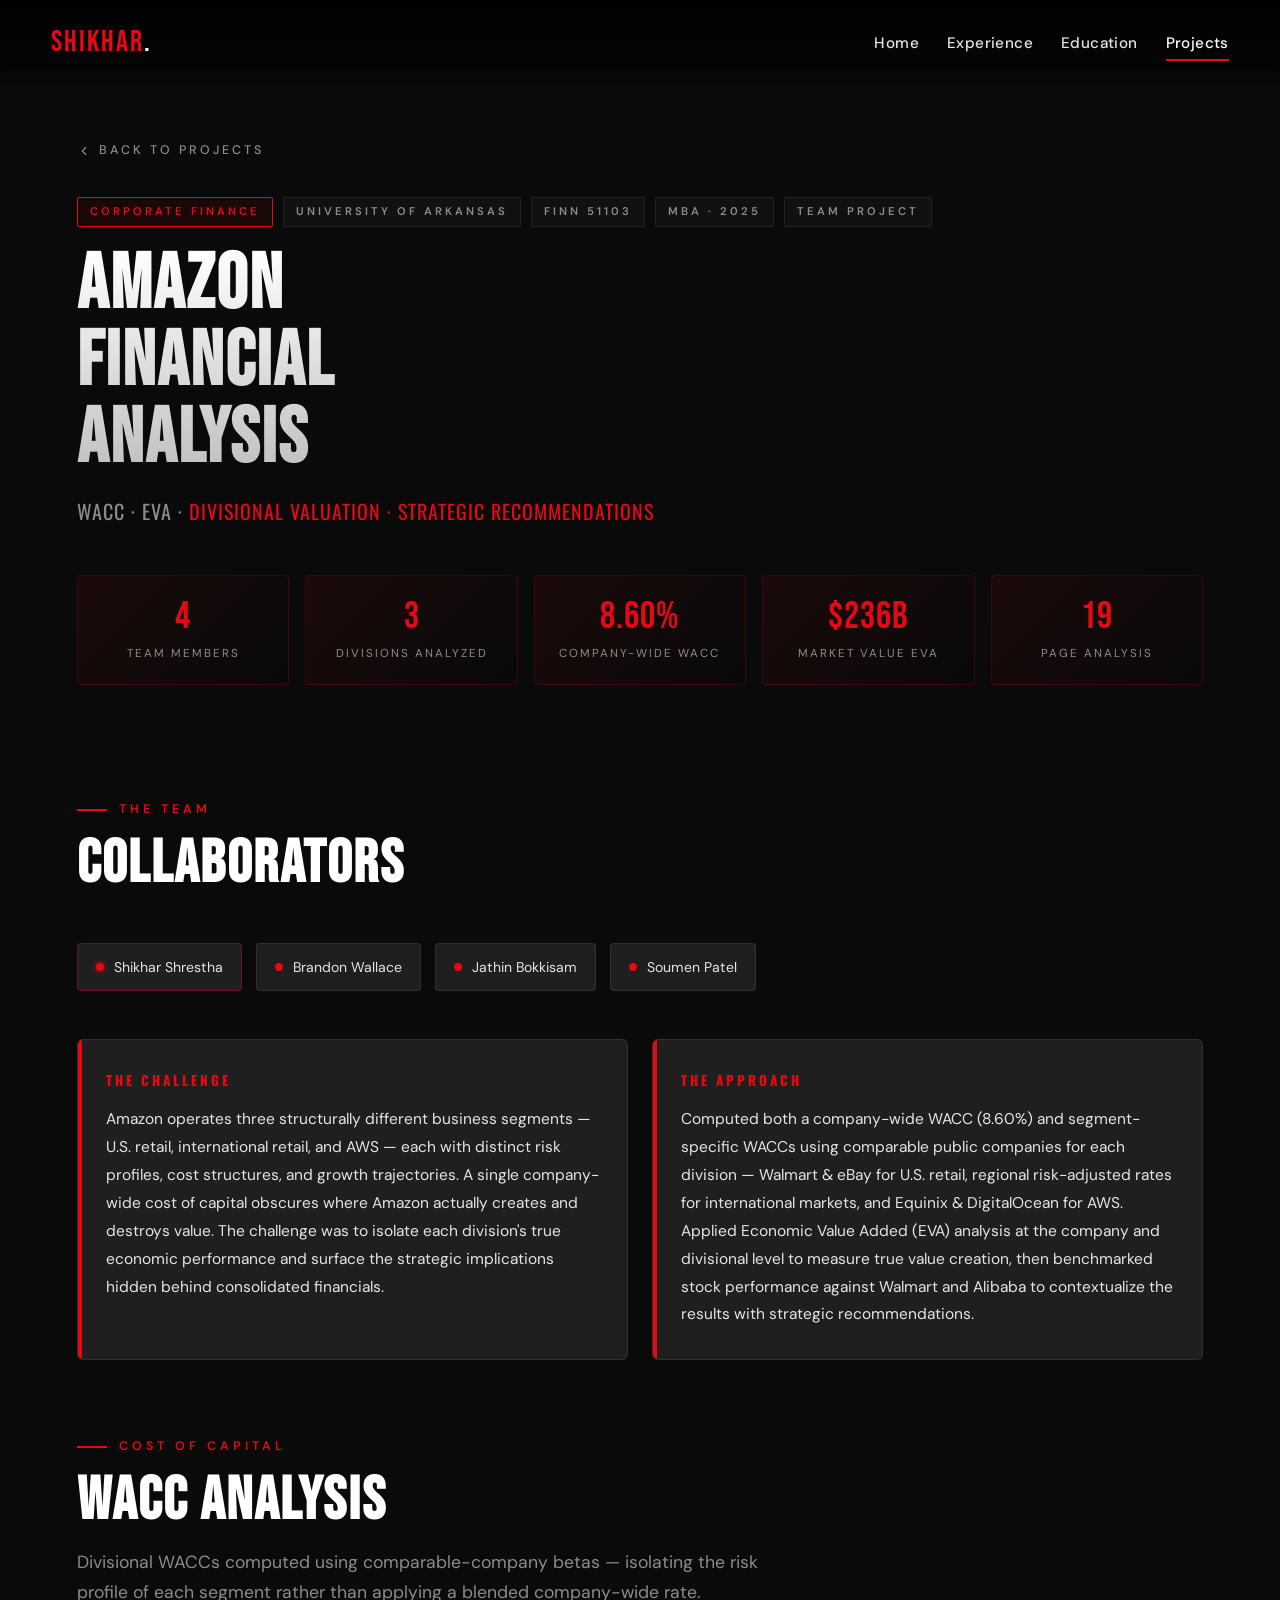
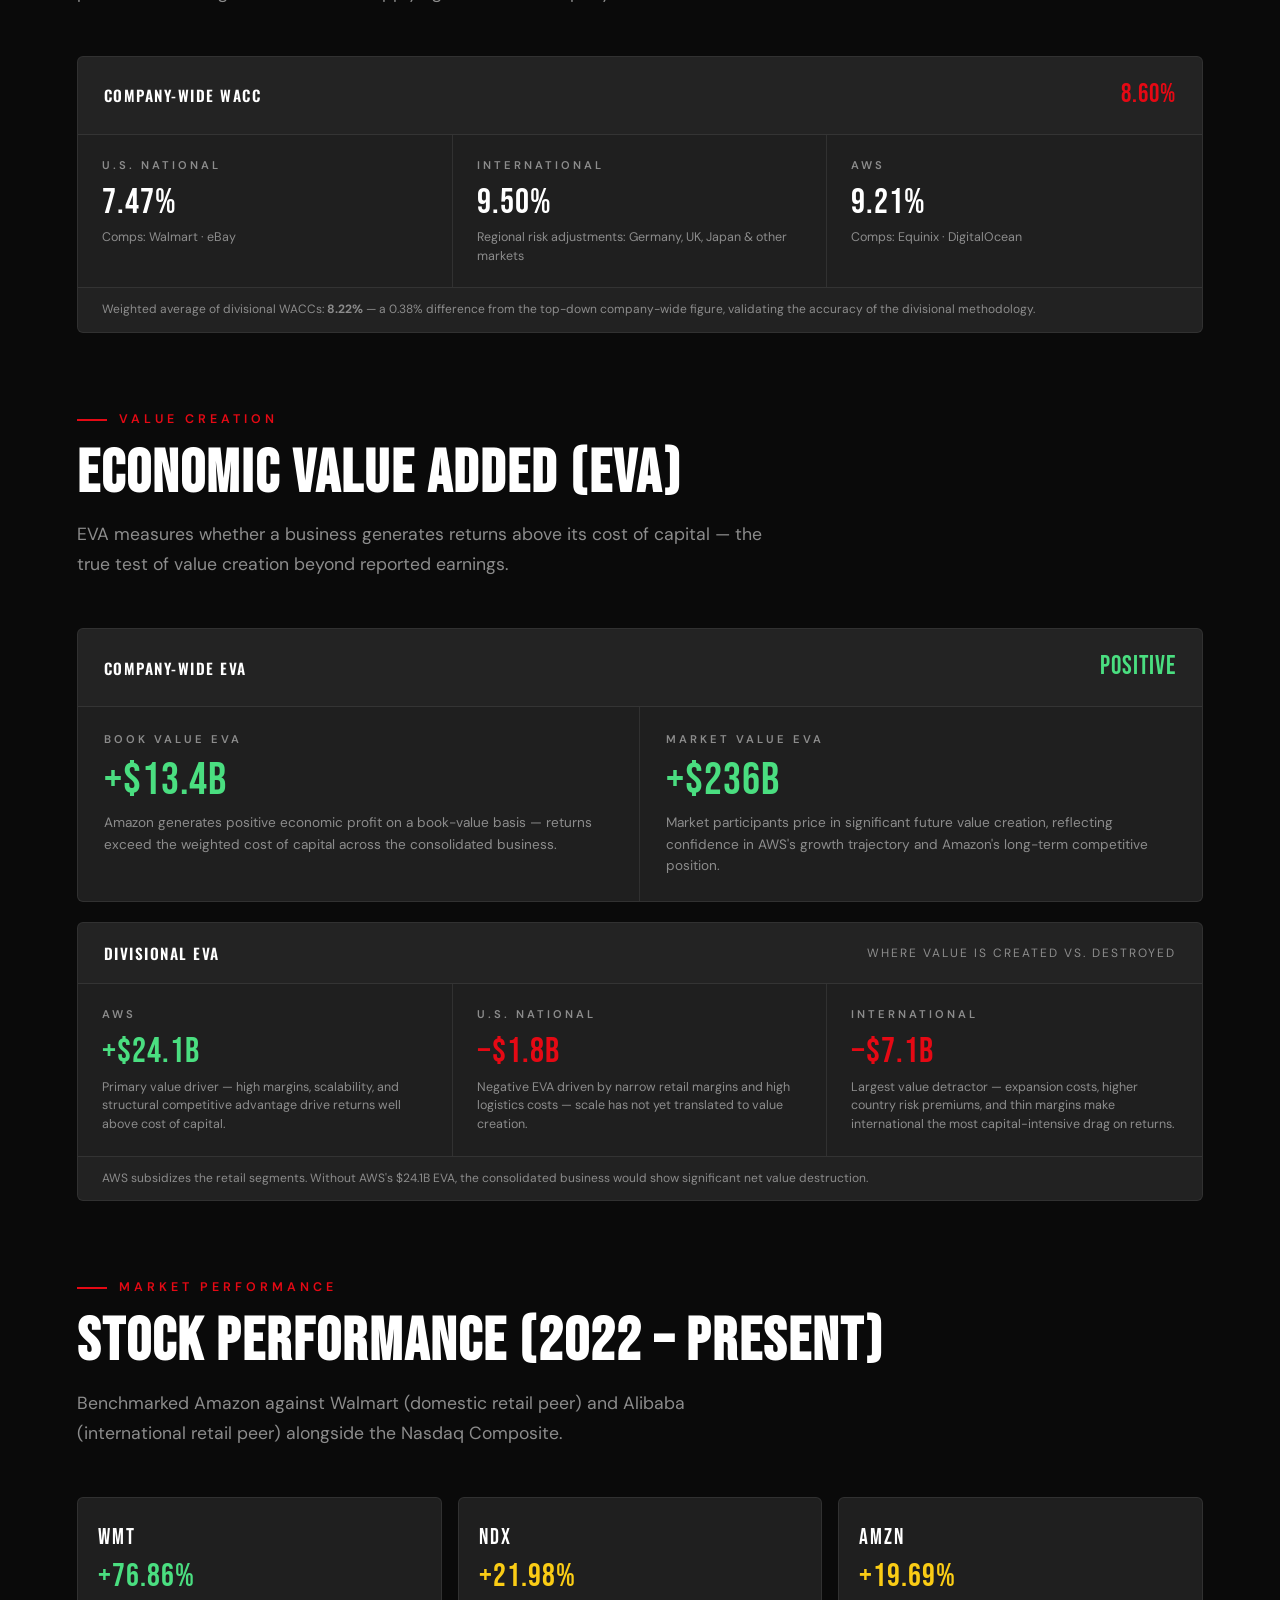
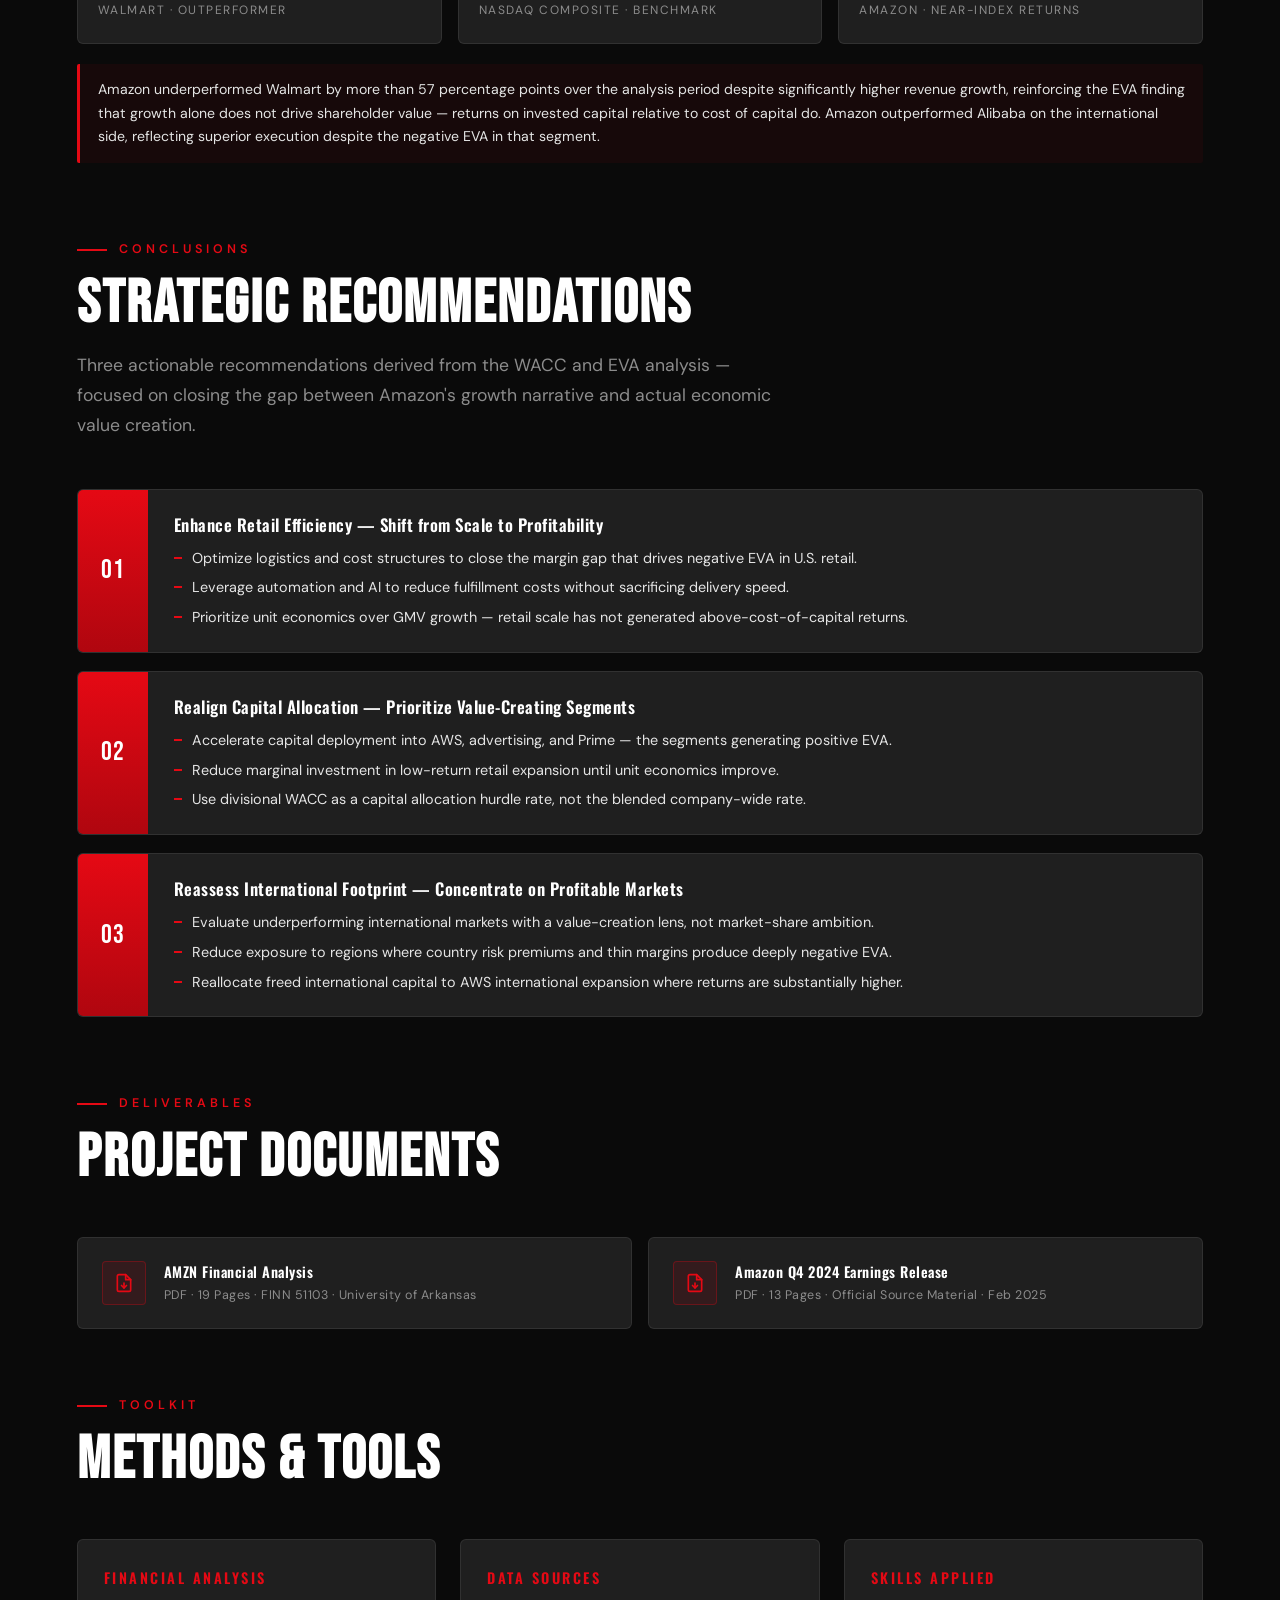
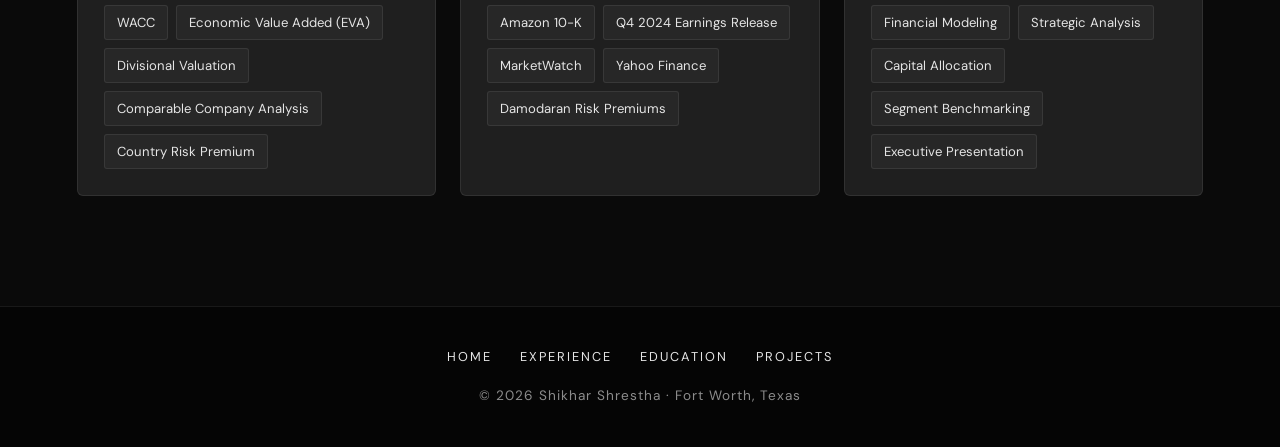
<file: projects/corporatefinanceproject.html>
<!DOCTYPE html>
<html lang="en">
<head>
  <meta charset="UTF-8" />
  <meta name="viewport" content="width=device-width, initial-scale=1.0" />
  <meta name="description" content="Amazon Financial Analysis — Corporate Finance project by Shikhar Shrestha. WACC, EVA, and divisional valuation of Amazon's three business segments. University of Arkansas MBA, FINN 51103." />
  <title>Amazon Financial Analysis | Shikhar Shrestha</title>
  <link rel="stylesheet" href="../css/styles.css" />
  <link rel="icon" type="image/svg+xml" href="data:image/svg+xml,%3Csvg xmlns='http://www.w3.org/2000/svg' viewBox='0 0 32 32'%3E%3Crect width='32' height='32' fill='%23141414'/%3E%3Ctext x='50%25' y='50%25' text-anchor='middle' dominant-baseline='central' fill='%23E50914' font-family='Arial Black' font-size='22' font-weight='900'%3ES%3C/text%3E%3C/svg%3E" />
  <style>
    .project-hero {
      padding: 140px 6% 60px;
      max-width: 1400px;
      margin: 0 auto;
    }
    .back-link {
      display: inline-flex;
      align-items: center;
      gap: 8px;
      font-size: 0.78rem;
      letter-spacing: 3px;
      text-transform: uppercase;
      color: var(--text-muted);
      font-weight: 500;
      margin-bottom: 36px;
      transition: color 0.3s ease;
    }
    .back-link:hover { color: var(--netflix-red); }
    .back-link svg { width: 14px; height: 14px; }

    .project-hero-meta {
      display: flex;
      flex-wrap: wrap;
      gap: 10px;
      margin-bottom: 20px;
    }
    .meta-tag {
      font-size: 0.7rem;
      letter-spacing: 3px;
      text-transform: uppercase;
      font-weight: 600;
      padding: 5px 12px;
      border-radius: 2px;
    }
    .meta-tag-red {
      color: var(--netflix-red);
      border: 1px solid var(--netflix-red);
      background: rgba(229,9,20,0.08);
    }
    .meta-tag-ghost {
      color: var(--text-muted);
      border: 1px solid var(--border-subtle);
      background: rgba(255,255,255,0.03);
    }
    .project-hero-title {
      font-family: var(--font-display);
      font-size: clamp(2.4rem, 6vw, 4.8rem);
      letter-spacing: 2px;
      text-transform: uppercase;
      line-height: 1;
      margin-bottom: 18px;
      background: linear-gradient(180deg, #ffffff 0%, #bfbfbf 100%);
      -webkit-background-clip: text;
      background-clip: text;
      -webkit-text-fill-color: transparent;
    }
    .project-hero-sub {
      font-family: var(--font-heading);
      font-size: clamp(1rem, 1.6vw, 1.25rem);
      color: var(--text-muted);
      letter-spacing: 1px;
      text-transform: uppercase;
      font-weight: 400;
    }
    .project-hero-sub span { color: var(--netflix-red); }

    .stat-row {
      display: grid;
      grid-template-columns: repeat(auto-fit, minmax(155px, 1fr));
      gap: 16px;
      margin: 48px 0;
    }
    .stat-box {
      padding: 22px 18px;
      background: linear-gradient(135deg, rgba(229,9,20,0.08) 0%, transparent 100%);
      border: 1px solid rgba(229,9,20,0.2);
      border-radius: 4px;
      text-align: center;
      transition: transform 0.3s ease;
    }
    .stat-box:hover { transform: translateY(-4px); }
    .stat-box .num {
      font-family: var(--font-display);
      font-size: clamp(1.8rem, 3.5vw, 2.4rem);
      color: var(--netflix-red);
      letter-spacing: 1px;
      line-height: 1;
      margin-bottom: 8px;
    }
    .stat-box .lbl {
      font-size: 0.72rem;
      letter-spacing: 2px;
      text-transform: uppercase;
      color: var(--text-muted);
      line-height: 1.5;
    }

    .narrative-grid {
      display: grid;
      grid-template-columns: 1fr 1fr;
      gap: 24px;
      margin: 40px 0;
    }
    @media (max-width: 760px) { .narrative-grid { grid-template-columns: 1fr; } }
    .narrative-card {
      background: var(--bg-card);
      border: 1px solid var(--border-subtle);
      border-radius: 6px;
      padding: 30px 28px;
      position: relative;
      overflow: hidden;
    }
    .narrative-card::before {
      content: '';
      position: absolute;
      top: 0; left: 0;
      width: 4px; height: 100%;
      background: var(--netflix-red);
    }
    .narrative-card h3 {
      font-family: var(--font-heading);
      font-size: 0.85rem;
      letter-spacing: 3px;
      text-transform: uppercase;
      color: var(--netflix-red);
      margin-bottom: 14px;
    }
    .narrative-card p {
      color: var(--text-secondary);
      font-size: 0.97rem;
      line-height: 1.8;
    }

    /* Team pills */
    .team-row {
      display: flex;
      flex-wrap: wrap;
      gap: 14px;
      margin-top: 28px;
    }
    .team-pill {
      display: flex;
      align-items: center;
      gap: 10px;
      padding: 12px 18px;
      background: var(--bg-card);
      border: 1px solid var(--border-subtle);
      border-radius: 4px;
      font-size: 0.88rem;
      color: var(--text-secondary);
      transition: all 0.3s ease;
    }
    .team-pill:hover { border-color: var(--netflix-red); background: rgba(229,9,20,0.06); }
    .team-pill-dot {
      width: 8px; height: 8px;
      background: var(--netflix-red);
      border-radius: 50%;
      flex-shrink: 0;
    }
    .team-pill.you { border-color: rgba(229,9,20,0.4); }
    .team-pill.you .team-pill-dot { box-shadow: 0 0 6px var(--netflix-red); }

    /* Analysis grid — WACC & EVA tables */
    .analysis-block {
      background: var(--bg-card);
      border: 1px solid var(--border-subtle);
      border-radius: 6px;
      overflow: hidden;
      margin-top: 32px;
    }
    .analysis-header {
      padding: 18px 26px;
      border-bottom: 1px solid var(--border-subtle);
      background: rgba(255,255,255,0.02);
      display: flex;
      align-items: center;
      justify-content: space-between;
      flex-wrap: wrap;
      gap: 12px;
    }
    .analysis-header h4 {
      font-family: var(--font-heading);
      font-size: 0.95rem;
      font-weight: 600;
      letter-spacing: 1.5px;
      text-transform: uppercase;
    }
    .analysis-header .headline-num {
      font-family: var(--font-display);
      font-size: 1.6rem;
      color: var(--netflix-red);
      letter-spacing: 1px;
    }
    .division-grid {
      display: grid;
      grid-template-columns: repeat(3, 1fr);
      gap: 0;
    }
    @media (max-width: 640px) { .division-grid { grid-template-columns: 1fr; } }
    .division-cell {
      padding: 22px 24px;
      border-right: 1px solid var(--border-subtle);
      transition: background 0.3s ease;
    }
    .division-cell:last-child { border-right: none; }
    .division-cell:hover { background: rgba(255,255,255,0.02); }
    .division-name {
      font-size: 0.7rem;
      letter-spacing: 3px;
      text-transform: uppercase;
      color: var(--text-muted);
      margin-bottom: 10px;
      font-weight: 600;
    }
    .division-val {
      font-family: var(--font-display);
      font-size: clamp(1.6rem, 3vw, 2.2rem);
      letter-spacing: 1px;
      line-height: 1;
      margin-bottom: 8px;
    }
    .division-val.positive { color: #4ade80; }
    .division-val.negative { color: var(--netflix-red); }
    .division-val.neutral { color: var(--text-primary); }
    .division-comps {
      font-size: 0.78rem;
      color: var(--text-muted);
      line-height: 1.5;
    }
    .division-note {
      font-size: 0.75rem;
      color: var(--text-muted);
      padding: 12px 24px;
      border-top: 1px solid var(--border-subtle);
      background: rgba(255,255,255,0.01);
    }

    /* EVA insight callout */
    .eva-callout {
      display: grid;
      grid-template-columns: 1fr 1fr;
      gap: 0;
    }
    @media (max-width: 640px) { .eva-callout { grid-template-columns: 1fr; } }
    .eva-cell {
      padding: 24px 26px;
      border-right: 1px solid var(--border-subtle);
    }
    .eva-cell:last-child { border-right: none; }
    .eva-label {
      font-size: 0.7rem;
      letter-spacing: 3px;
      text-transform: uppercase;
      color: var(--text-muted);
      margin-bottom: 10px;
      font-weight: 600;
    }
    .eva-value {
      font-family: var(--font-display);
      font-size: clamp(1.8rem, 4vw, 2.8rem);
      color: #4ade80;
      letter-spacing: 1px;
      line-height: 1;
      margin-bottom: 8px;
    }
    .eva-desc {
      font-size: 0.85rem;
      color: var(--text-muted);
      line-height: 1.6;
    }

    /* Stock performance */
    .perf-grid {
      display: grid;
      grid-template-columns: repeat(auto-fit, minmax(200px, 1fr));
      gap: 16px;
      margin-top: 28px;
    }
    .perf-card {
      padding: 22px 20px;
      background: var(--bg-card);
      border: 1px solid var(--border-subtle);
      border-radius: 6px;
      transition: all 0.3s ease;
    }
    .perf-card:hover { border-color: var(--netflix-red); transform: translateY(-3px); }
    .perf-ticker {
      font-family: var(--font-display);
      font-size: 1.4rem;
      letter-spacing: 2px;
      color: var(--text-primary);
      margin-bottom: 6px;
    }
    .perf-return {
      font-family: var(--font-display);
      font-size: 2rem;
      letter-spacing: 1px;
      line-height: 1;
      margin-bottom: 8px;
    }
    .perf-return.up { color: #4ade80; }
    .perf-return.mid { color: #facc15; }
    .perf-return.down { color: var(--netflix-red); }
    .perf-label {
      font-size: 0.75rem;
      letter-spacing: 1.5px;
      text-transform: uppercase;
      color: var(--text-muted);
    }
    .perf-note {
      margin-top: 20px;
      padding: 14px 18px;
      background: rgba(229,9,20,0.06);
      border-left: 3px solid var(--netflix-red);
      border-radius: 2px;
      font-size: 0.88rem;
      color: var(--text-secondary);
      line-height: 1.7;
    }

    /* Recommendations */
    .rec-list {
      display: flex;
      flex-direction: column;
      gap: 18px;
      margin-top: 28px;
    }
    .rec-card {
      background: var(--bg-card);
      border: 1px solid var(--border-subtle);
      border-radius: 6px;
      overflow: hidden;
      display: grid;
      grid-template-columns: 70px 1fr;
      transition: all 0.4s cubic-bezier(0.4,0,0.2,1);
    }
    .rec-card:hover {
      border-color: var(--netflix-red);
      transform: translateX(6px);
      box-shadow: var(--shadow-lg);
    }
    .rec-num {
      background: linear-gradient(180deg, var(--netflix-red) 0%, var(--netflix-red-dark) 100%);
      display: flex;
      align-items: center;
      justify-content: center;
      font-family: var(--font-display);
      font-size: 1.7rem;
      color: #fff;
      letter-spacing: 1px;
      flex-shrink: 0;
    }
    .rec-body { padding: 22px 26px; }
    .rec-title {
      font-family: var(--font-heading);
      font-size: 1.05rem;
      font-weight: 600;
      letter-spacing: 0.5px;
      margin-bottom: 8px;
    }
    .rec-points {
      list-style: none;
      display: flex;
      flex-direction: column;
      gap: 6px;
    }
    .rec-points li {
      padding-left: 18px;
      position: relative;
      color: var(--text-secondary);
      font-size: 0.9rem;
      line-height: 1.65;
    }
    .rec-points li::before {
      content: '';
      position: absolute;
      left: 0; top: 10px;
      width: 8px; height: 2px;
      background: var(--netflix-red);
    }

    /* Download cards */
    .download-row {
      display: grid;
      grid-template-columns: 1fr 1fr;
      gap: 16px;
      margin-top: 28px;
    }
    @media (max-width: 640px) { .download-row { grid-template-columns: 1fr; } }
    .download-card {
      display: flex;
      align-items: center;
      gap: 18px;
      background: var(--bg-card);
      border: 1px solid var(--border-subtle);
      border-radius: 6px;
      padding: 22px 24px;
      transition: all 0.4s ease;
      text-decoration: none;
      color: inherit;
    }
    .download-card:hover {
      border-color: var(--netflix-red);
      background: var(--bg-card-hover);
      transform: translateY(-3px);
      color: inherit;
    }
    .download-icon {
      width: 44px; height: 44px;
      background: rgba(229,9,20,0.1);
      border: 1px solid rgba(229,9,20,0.3);
      border-radius: 4px;
      display: flex;
      align-items: center;
      justify-content: center;
      flex-shrink: 0;
    }
    .download-icon svg { width: 20px; height: 20px; color: var(--netflix-red); }
    .download-info h4 {
      font-family: var(--font-heading);
      font-size: 0.9rem;
      font-weight: 600;
      letter-spacing: 0.5px;
      margin-bottom: 3px;
    }
    .download-info p {
      font-size: 0.78rem;
      color: var(--text-muted);
      letter-spacing: 0.5px;
    }

    @media (max-width: 640px) {
      .rec-card { grid-template-columns: 52px 1fr; }
      .rec-num { font-size: 1.3rem; }
      .division-cell { border-right: none; border-bottom: 1px solid var(--border-subtle); }
      .eva-cell { border-right: none; border-bottom: 1px solid var(--border-subtle); }
    }
  </style>
</head>
<body>

  <!-- NAVIGATION -->
  <nav class="nav">
    <div class="nav-inner">
      <a href="../index.html" class="nav-logo">SHIKHAR<span>.</span></a>
      <button class="nav-toggle" aria-label="Menu">☰</button>
      <ul class="nav-links">
        <li><a href="../index.html">Home</a></li>
        <li><a href="../experience.html">Experience</a></li>
        <li><a href="../education.html">Education</a></li>
        <li><a href="../projects.html" class="active">Projects</a></li>
      </ul>
    </div>
  </nav>

  <!-- HERO -->
  <div class="project-hero">
    <a href="../projects.html" class="back-link reveal">
      <svg viewBox="0 0 24 24" fill="none" stroke="currentColor" stroke-width="2" stroke-linecap="round" stroke-linejoin="round"><polyline points="15 18 9 12 15 6"></polyline></svg>
      Back to Projects
    </a>

    <div class="project-hero-meta reveal reveal-delay-1">
      <span class="meta-tag meta-tag-red">Corporate Finance</span>
      <span class="meta-tag meta-tag-ghost">University of Arkansas</span>
      <span class="meta-tag meta-tag-ghost">FINN 51103</span>
      <span class="meta-tag meta-tag-ghost">MBA · 2025</span>
      <span class="meta-tag meta-tag-ghost">Team Project</span>
    </div>

    <h1 class="project-hero-title reveal reveal-delay-1">Amazon<br>Financial<br>Analysis</h1>
    <p class="project-hero-sub reveal reveal-delay-2">
      WACC · EVA · <span>Divisional Valuation · Strategic Recommendations</span>
    </p>

    <div class="stat-row">
      <div class="stat-box reveal reveal-delay-1">
        <div class="num">4</div>
        <div class="lbl">Team Members</div>
      </div>
      <div class="stat-box reveal reveal-delay-1">
        <div class="num">3</div>
        <div class="lbl">Divisions Analyzed</div>
      </div>
      <div class="stat-box reveal reveal-delay-2">
        <div class="num">8.60%</div>
        <div class="lbl">Company-Wide WACC</div>
      </div>
      <div class="stat-box reveal reveal-delay-2">
        <div class="num">$236B</div>
        <div class="lbl">Market Value EVA</div>
      </div>
      <div class="stat-box reveal reveal-delay-3">
        <div class="num">19</div>
        <div class="lbl">Page Analysis</div>
      </div>
    </div>
  </div>

  <!-- MAIN CONTENT -->
  <section class="section" style="padding-top: 0;">

    <!-- TEAM -->
    <div class="section-header">
      <div class="section-label reveal">The Team</div>
      <h2 class="section-title reveal reveal-delay-1">Collaborators</h2>
    </div>
    <div class="team-row">
      <div class="team-pill you reveal">
        <span class="team-pill-dot"></span>
        Shikhar Shrestha
      </div>
      <div class="team-pill reveal reveal-delay-1">
        <span class="team-pill-dot"></span>
        Brandon Wallace
      </div>
      <div class="team-pill reveal reveal-delay-2">
        <span class="team-pill-dot"></span>
        Jathin Bokkisam
      </div>
      <div class="team-pill reveal reveal-delay-3">
        <span class="team-pill-dot"></span>
        Soumen Patel
      </div>
    </div>

    <!-- NARRATIVE -->
    <div class="narrative-grid" style="margin-top: 48px;">
      <div class="narrative-card reveal">
        <h3>The Challenge</h3>
        <p>
          Amazon operates three structurally different business segments — U.S. retail, international retail, and AWS — each with distinct risk profiles, cost structures, and growth trajectories. A single company-wide cost of capital obscures where Amazon actually creates and destroys value. The challenge was to isolate each division's true economic performance and surface the strategic implications hidden behind consolidated financials.
        </p>
      </div>
      <div class="narrative-card reveal reveal-delay-1">
        <h3>The Approach</h3>
        <p>
          Computed both a company-wide WACC (8.60%) and segment-specific WACCs using comparable public companies for each division — Walmart &amp; eBay for U.S. retail, regional risk-adjusted rates for international markets, and Equinix &amp; DigitalOcean for AWS. Applied Economic Value Added (EVA) analysis at the company and divisional level to measure true value creation, then benchmarked stock performance against Walmart and Alibaba to contextualize the results with strategic recommendations.
        </p>
      </div>
    </div>

    <!-- WACC ANALYSIS -->
    <div class="section-header" style="margin-top: 70px;">
      <div class="section-label reveal">Cost of Capital</div>
      <h2 class="section-title reveal reveal-delay-1">WACC Analysis</h2>
      <p class="section-subtitle reveal reveal-delay-2">
        Divisional WACCs computed using comparable-company betas — isolating the risk profile of each segment rather than applying a blended company-wide rate.
      </p>
    </div>

    <div class="analysis-block reveal">
      <div class="analysis-header">
        <h4>Company-Wide WACC</h4>
        <span class="headline-num">8.60%</span>
      </div>
      <div class="division-grid">
        <div class="division-cell">
          <div class="division-name">U.S. National</div>
          <div class="division-val neutral">7.47%</div>
          <div class="division-comps">Comps: Walmart · eBay</div>
        </div>
        <div class="division-cell">
          <div class="division-name">International</div>
          <div class="division-val neutral">9.50%</div>
          <div class="division-comps">Regional risk adjustments: Germany, UK, Japan &amp; other markets</div>
        </div>
        <div class="division-cell">
          <div class="division-name">AWS</div>
          <div class="division-val neutral">9.21%</div>
          <div class="division-comps">Comps: Equinix · DigitalOcean</div>
        </div>
      </div>
      <div class="division-note">
        Weighted average of divisional WACCs: <strong>8.22%</strong> — a 0.38% difference from the top-down company-wide figure, validating the accuracy of the divisional methodology.
      </div>
    </div>

    <!-- EVA ANALYSIS -->
    <div class="section-header" style="margin-top: 70px;">
      <div class="section-label reveal">Value Creation</div>
      <h2 class="section-title reveal reveal-delay-1">Economic Value Added (EVA)</h2>
      <p class="section-subtitle reveal reveal-delay-2">
        EVA measures whether a business generates returns above its cost of capital — the true test of value creation beyond reported earnings.
      </p>
    </div>

    <div class="analysis-block reveal">
      <div class="analysis-header">
        <h4>Company-Wide EVA</h4>
        <span class="headline-num" style="color: #4ade80;">Positive</span>
      </div>
      <div class="eva-callout">
        <div class="eva-cell">
          <div class="eva-label">Book Value EVA</div>
          <div class="eva-value">+$13.4B</div>
          <div class="eva-desc">Amazon generates positive economic profit on a book-value basis — returns exceed the weighted cost of capital across the consolidated business.</div>
        </div>
        <div class="eva-cell">
          <div class="eva-label">Market Value EVA</div>
          <div class="eva-value">+$236B</div>
          <div class="eva-desc">Market participants price in significant future value creation, reflecting confidence in AWS's growth trajectory and Amazon's long-term competitive position.</div>
        </div>
      </div>
    </div>

    <div class="analysis-block reveal" style="margin-top: 20px;">
      <div class="analysis-header">
        <h4>Divisional EVA</h4>
        <span style="font-size: 0.75rem; letter-spacing: 2px; text-transform: uppercase; color: var(--text-muted);">Where Value Is Created vs. Destroyed</span>
      </div>
      <div class="division-grid">
        <div class="division-cell">
          <div class="division-name">AWS</div>
          <div class="division-val positive">+$24.1B</div>
          <div class="division-comps">Primary value driver — high margins, scalability, and structural competitive advantage drive returns well above cost of capital.</div>
        </div>
        <div class="division-cell">
          <div class="division-name">U.S. National</div>
          <div class="division-val negative">−$1.8B</div>
          <div class="division-comps">Negative EVA driven by narrow retail margins and high logistics costs — scale has not yet translated to value creation.</div>
        </div>
        <div class="division-cell">
          <div class="division-name">International</div>
          <div class="division-val negative">−$7.1B</div>
          <div class="division-comps">Largest value detractor — expansion costs, higher country risk premiums, and thin margins make international the most capital-intensive drag on returns.</div>
        </div>
      </div>
      <div class="division-note">
        AWS subsidizes the retail segments. Without AWS's $24.1B EVA, the consolidated business would show significant net value destruction.
      </div>
    </div>

    <!-- STOCK PERFORMANCE -->
    <div class="section-header" style="margin-top: 70px;">
      <div class="section-label reveal">Market Performance</div>
      <h2 class="section-title reveal reveal-delay-1">Stock Performance (2022 – Present)</h2>
      <p class="section-subtitle reveal reveal-delay-2">
        Benchmarked Amazon against Walmart (domestic retail peer) and Alibaba (international retail peer) alongside the Nasdaq Composite.
      </p>
    </div>

    <div class="perf-grid reveal">
      <div class="perf-card">
        <div class="perf-ticker">WMT</div>
        <div class="perf-return up">+76.86%</div>
        <div class="perf-label">Walmart · Outperformer</div>
      </div>
      <div class="perf-card">
        <div class="perf-ticker">NDX</div>
        <div class="perf-return mid">+21.98%</div>
        <div class="perf-label">Nasdaq Composite · Benchmark</div>
      </div>
      <div class="perf-card">
        <div class="perf-ticker">AMZN</div>
        <div class="perf-return mid">+19.69%</div>
        <div class="perf-label">Amazon · Near-Index Returns</div>
      </div>
    </div>

    <div class="perf-note reveal">
      Amazon underperformed Walmart by more than 57 percentage points over the analysis period despite significantly higher revenue growth, reinforcing the EVA finding that growth alone does not drive shareholder value — returns on invested capital relative to cost of capital do. Amazon outperformed Alibaba on the international side, reflecting superior execution despite the negative EVA in that segment.
    </div>

    <!-- STRATEGIC RECOMMENDATIONS -->
    <div class="section-header" style="margin-top: 70px;">
      <div class="section-label reveal">Conclusions</div>
      <h2 class="section-title reveal reveal-delay-1">Strategic Recommendations</h2>
      <p class="section-subtitle reveal reveal-delay-2">
        Three actionable recommendations derived from the WACC and EVA analysis — focused on closing the gap between Amazon's growth narrative and actual economic value creation.
      </p>
    </div>

    <div class="rec-list">
      <div class="rec-card reveal">
        <div class="rec-num">01</div>
        <div class="rec-body">
          <div class="rec-title">Enhance Retail Efficiency — Shift from Scale to Profitability</div>
          <ul class="rec-points">
            <li>Optimize logistics and cost structures to close the margin gap that drives negative EVA in U.S. retail.</li>
            <li>Leverage automation and AI to reduce fulfillment costs without sacrificing delivery speed.</li>
            <li>Prioritize unit economics over GMV growth — retail scale has not generated above-cost-of-capital returns.</li>
          </ul>
        </div>
      </div>
      <div class="rec-card reveal reveal-delay-1">
        <div class="rec-num">02</div>
        <div class="rec-body">
          <div class="rec-title">Realign Capital Allocation — Prioritize Value-Creating Segments</div>
          <ul class="rec-points">
            <li>Accelerate capital deployment into AWS, advertising, and Prime — the segments generating positive EVA.</li>
            <li>Reduce marginal investment in low-return retail expansion until unit economics improve.</li>
            <li>Use divisional WACC as a capital allocation hurdle rate, not the blended company-wide rate.</li>
          </ul>
        </div>
      </div>
      <div class="rec-card reveal reveal-delay-2">
        <div class="rec-num">03</div>
        <div class="rec-body">
          <div class="rec-title">Reassess International Footprint — Concentrate on Profitable Markets</div>
          <ul class="rec-points">
            <li>Evaluate underperforming international markets with a value-creation lens, not market-share ambition.</li>
            <li>Reduce exposure to regions where country risk premiums and thin margins produce deeply negative EVA.</li>
            <li>Reallocate freed international capital to AWS international expansion where returns are substantially higher.</li>
          </ul>
        </div>
      </div>
    </div>

    <!-- DOWNLOADS -->
    <div class="section-header" style="margin-top: 70px;">
      <div class="section-label reveal">Deliverables</div>
      <h2 class="section-title reveal reveal-delay-1">Project Documents</h2>
    </div>

    <div class="download-row reveal">
      <a
        href="../assets/projects/CorporateFinance - University of Arkansas/Finance Project - AMZN Analysis.pdf"
        target="_blank"
        rel="noopener"
        class="download-card"
      >
        <div class="download-icon">
          <svg viewBox="0 0 24 24" fill="none" stroke="currentColor" stroke-width="2" stroke-linecap="round" stroke-linejoin="round">
            <path d="M14 2H6a2 2 0 0 0-2 2v16a2 2 0 0 0 2 2h12a2 2 0 0 0 2-2V8z"></path>
            <polyline points="14 2 14 8 20 8"></polyline>
            <line x1="12" y1="18" x2="12" y2="12"></line>
            <polyline points="9 15 12 18 15 15"></polyline>
          </svg>
        </div>
        <div class="download-info">
          <h4>AMZN Financial Analysis</h4>
          <p>PDF · 19 Pages · FINN 51103 · University of Arkansas</p>
        </div>
      </a>
      <a
        href="../assets/projects/CorporateFinance - University of Arkansas/AMZN-Q4-2024-Earnings-Release.pdf"
        target="_blank"
        rel="noopener"
        class="download-card"
      >
        <div class="download-icon">
          <svg viewBox="0 0 24 24" fill="none" stroke="currentColor" stroke-width="2" stroke-linecap="round" stroke-linejoin="round">
            <path d="M14 2H6a2 2 0 0 0-2 2v16a2 2 0 0 0 2 2h12a2 2 0 0 0 2-2V8z"></path>
            <polyline points="14 2 14 8 20 8"></polyline>
            <line x1="12" y1="18" x2="12" y2="12"></line>
            <polyline points="9 15 12 18 15 15"></polyline>
          </svg>
        </div>
        <div class="download-info">
          <h4>Amazon Q4 2024 Earnings Release</h4>
          <p>PDF · 13 Pages · Official Source Material · Feb 2025</p>
        </div>
      </a>
    </div>

    <!-- TOOLS & METHODS -->
    <div class="skills-section">
      <div class="section-header">
        <div class="section-label reveal">Toolkit</div>
        <h2 class="section-title reveal reveal-delay-1">Methods &amp; Tools</h2>
      </div>
      <div class="skills-grid">
        <div class="skill-group reveal">
          <h4>Financial Analysis</h4>
          <div class="skill-pills">
            <span class="skill-pill">WACC</span>
            <span class="skill-pill">Economic Value Added (EVA)</span>
            <span class="skill-pill">Divisional Valuation</span>
            <span class="skill-pill">Comparable Company Analysis</span>
            <span class="skill-pill">Country Risk Premium</span>
          </div>
        </div>
        <div class="skill-group reveal reveal-delay-1">
          <h4>Data Sources</h4>
          <div class="skill-pills">
            <span class="skill-pill">Amazon 10-K</span>
            <span class="skill-pill">Q4 2024 Earnings Release</span>
            <span class="skill-pill">MarketWatch</span>
            <span class="skill-pill">Yahoo Finance</span>
            <span class="skill-pill">Damodaran Risk Premiums</span>
          </div>
        </div>
        <div class="skill-group reveal reveal-delay-2">
          <h4>Skills Applied</h4>
          <div class="skill-pills">
            <span class="skill-pill">Financial Modeling</span>
            <span class="skill-pill">Strategic Analysis</span>
            <span class="skill-pill">Capital Allocation</span>
            <span class="skill-pill">Segment Benchmarking</span>
            <span class="skill-pill">Executive Presentation</span>
          </div>
        </div>
      </div>
    </div>

  </section>

  <!-- FOOTER -->
  <footer class="footer">
    <div class="footer-links">
      <a href="../index.html">Home</a>
      <a href="../experience.html">Experience</a>
      <a href="../education.html">Education</a>
      <a href="../projects.html">Projects</a>
    </div>
    <p>© <span id="year"></span> Shikhar Shrestha · Fort Worth, Texas</p>
  </footer>

  <script>document.getElementById('year').textContent = new Date().getFullYear();</script>
  <script src="../js/main.js"></script>
</body>
</html>
</file>
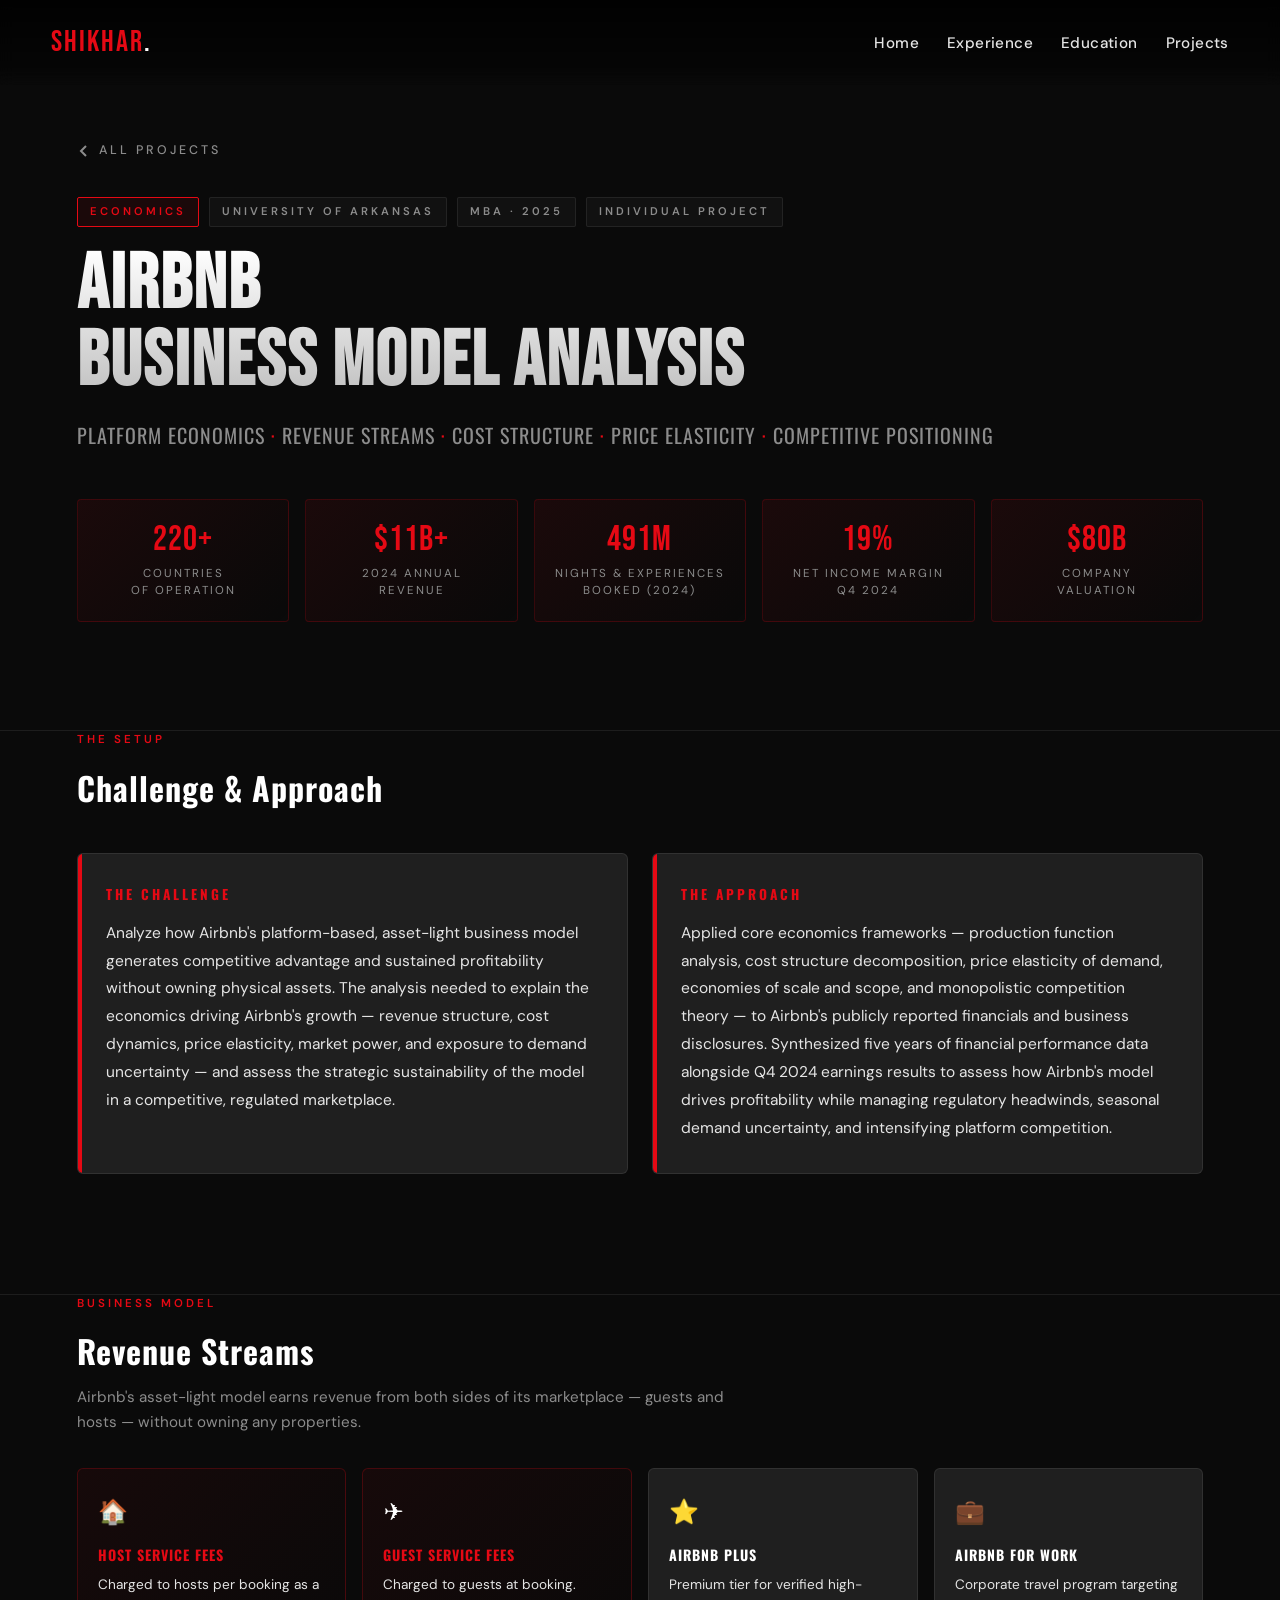
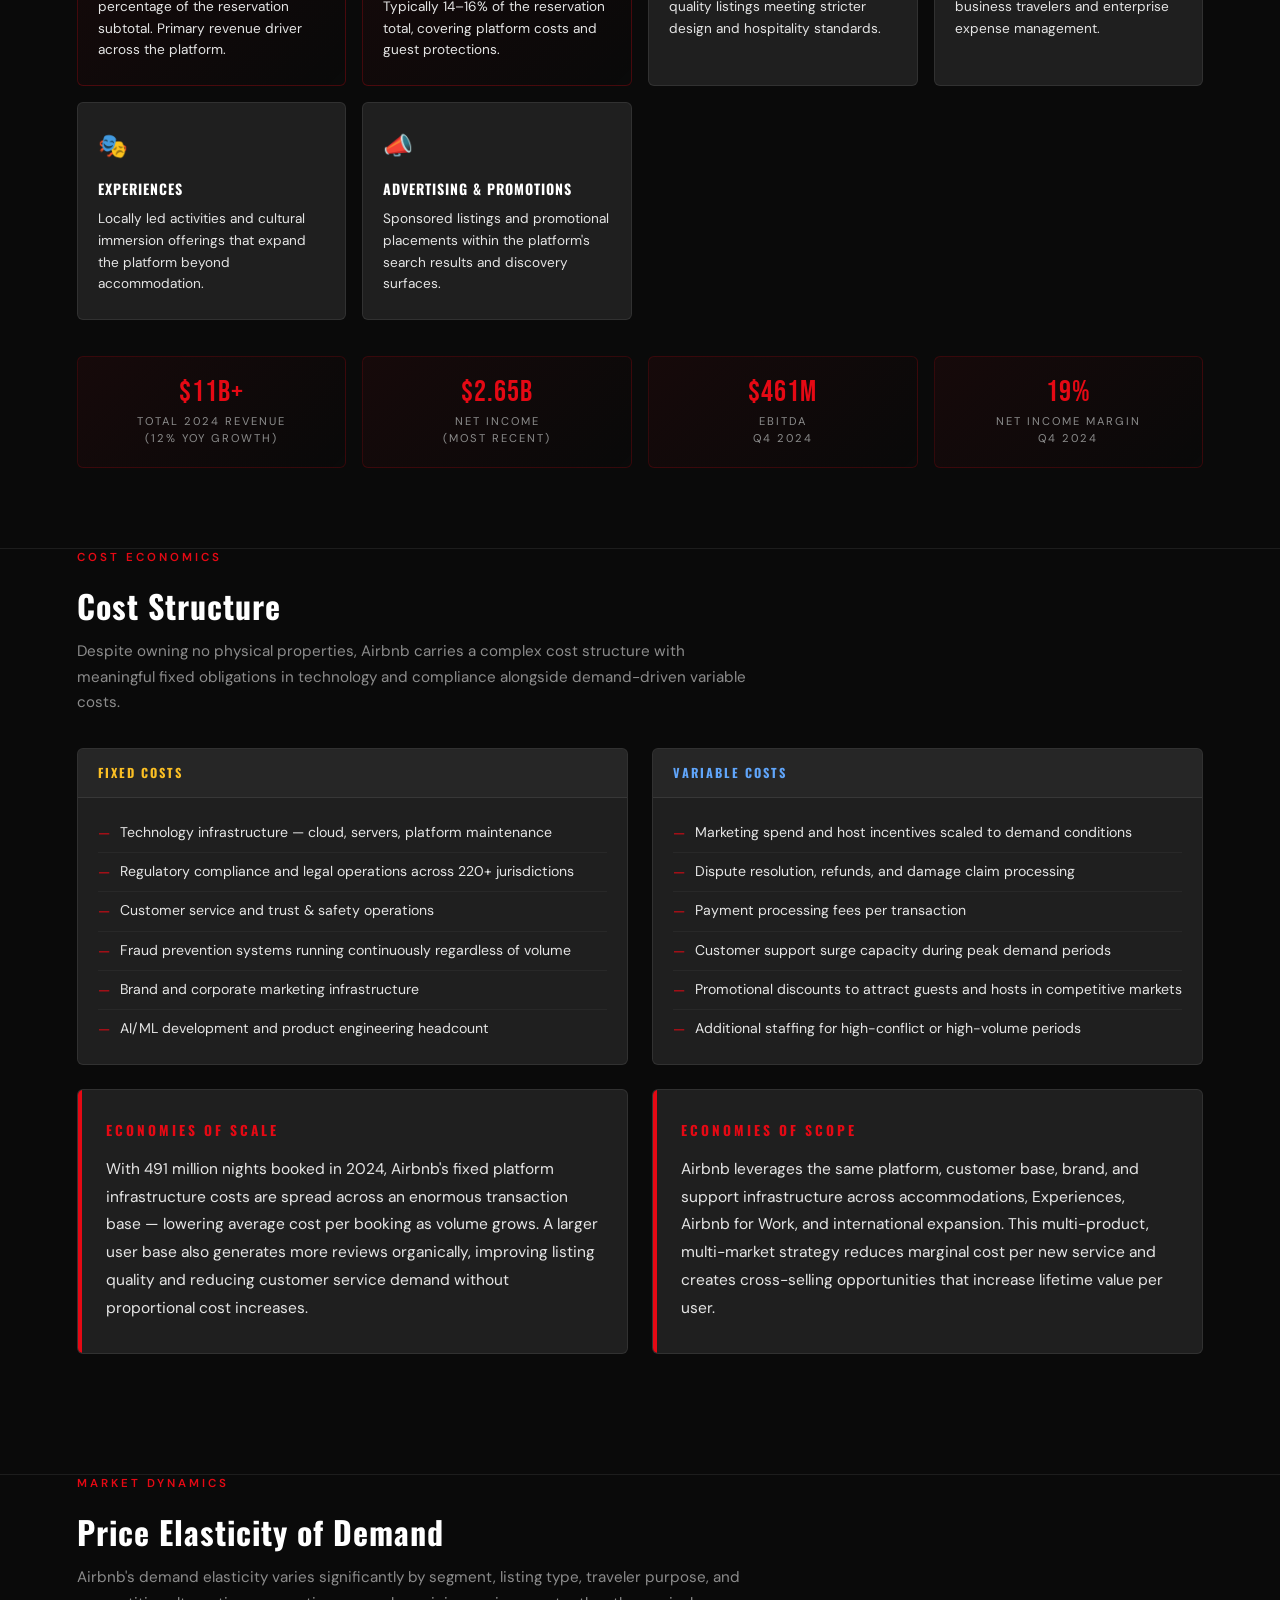
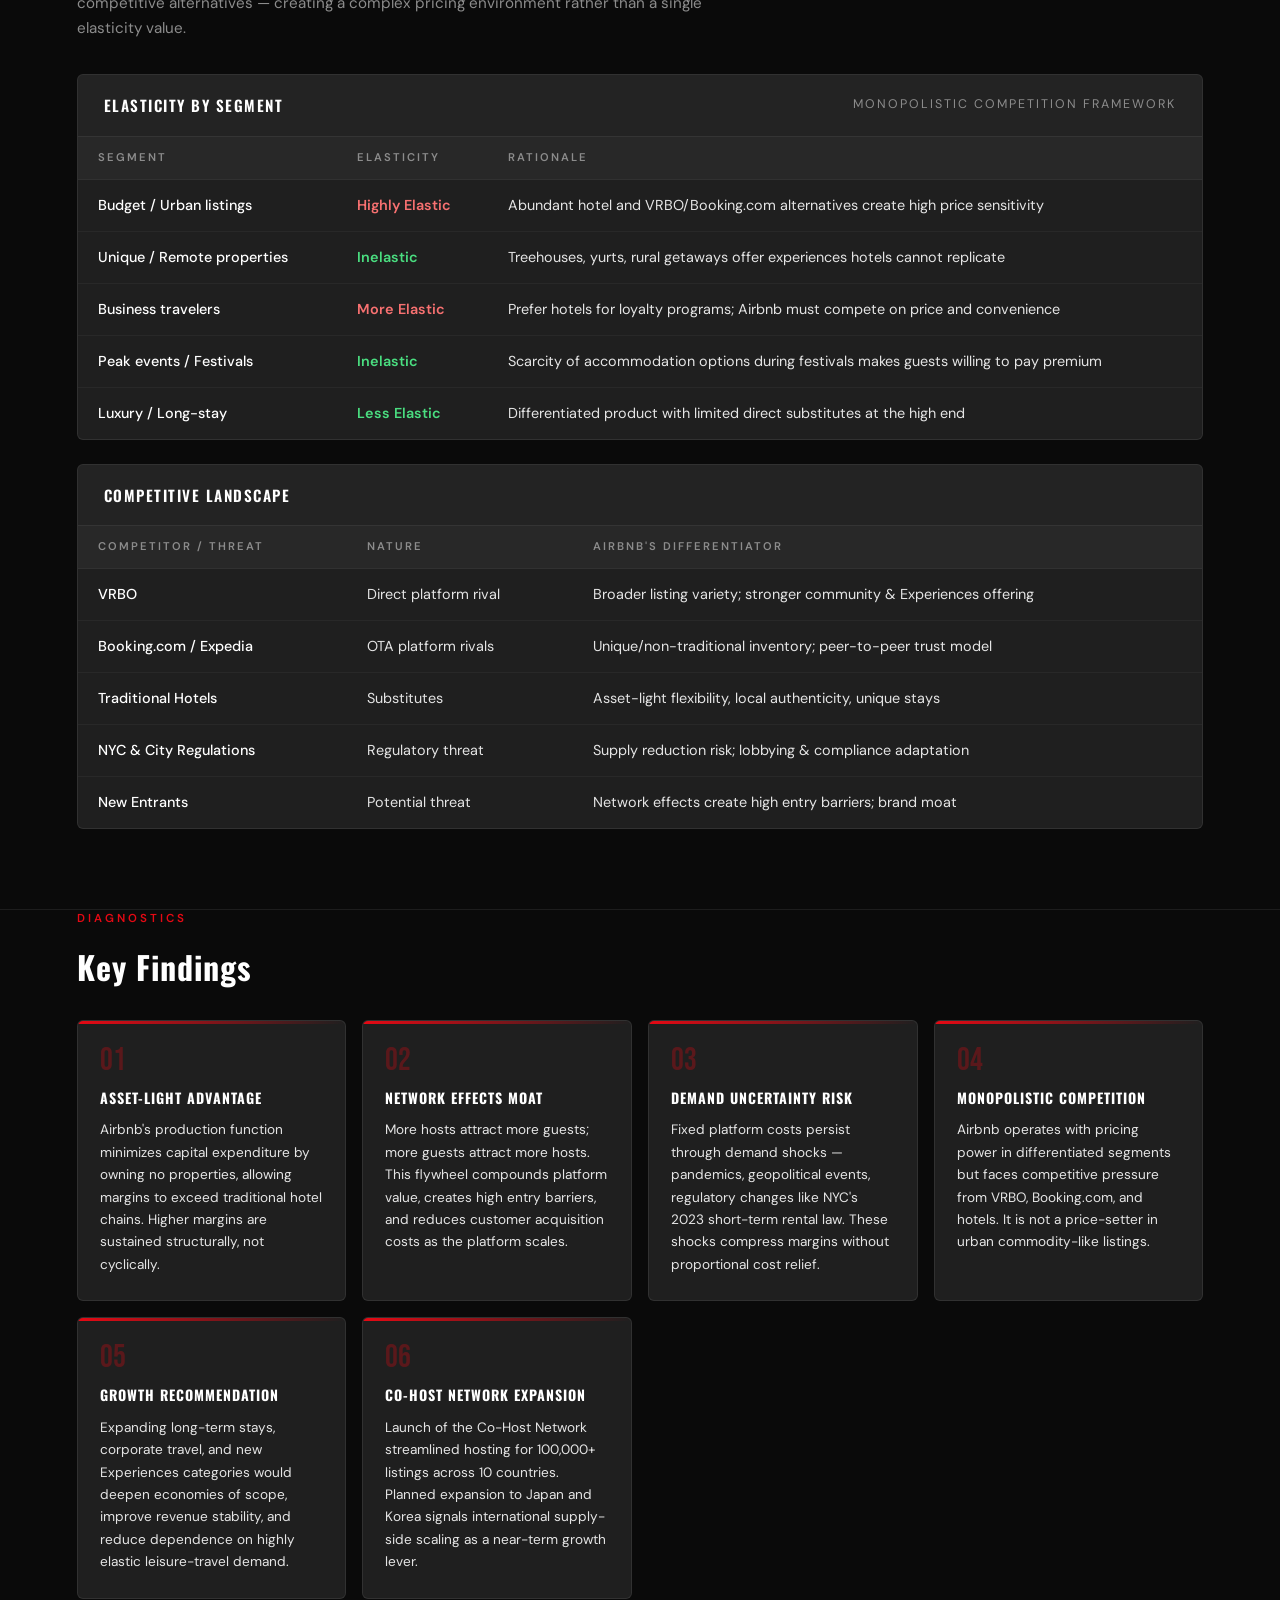
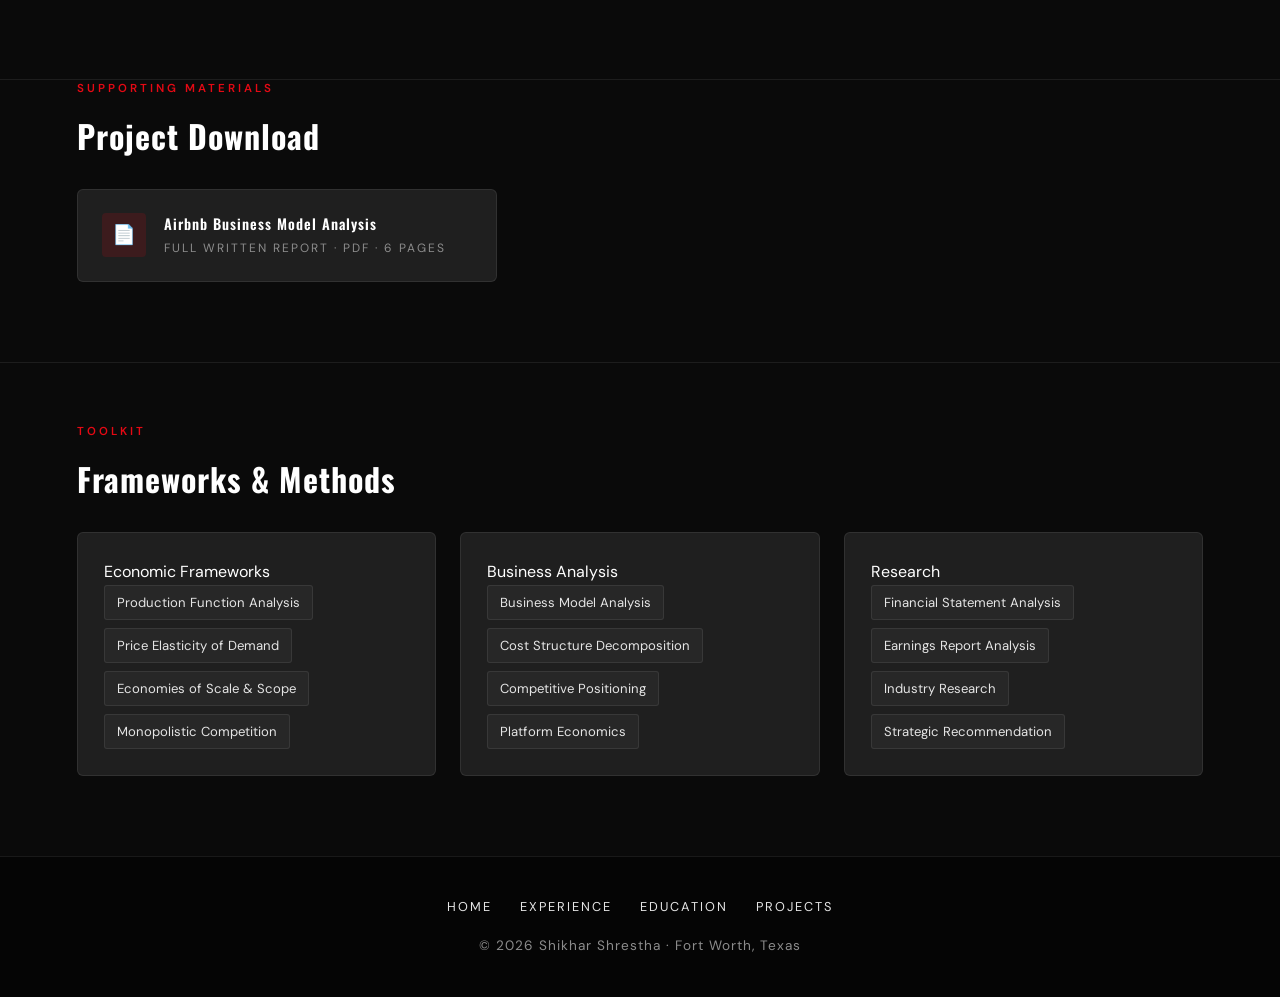
<file: projects/economicsanalysisproject.html>
<!DOCTYPE html>
<html lang="en">
<head>
  <meta charset="UTF-8" />
  <meta name="viewport" content="width=device-width, initial-scale=1.0" />
  <meta name="description" content="Airbnb Business Model Analysis — Economics project by Shikhar Shrestha. Asset-light platform economics, revenue streams, cost structure, price elasticity, and competitive positioning. University of Arkansas MBA." />
  <title>Airbnb Business Model Analysis | Shikhar Shrestha</title>
  <link rel="stylesheet" href="../css/styles.css" />
  <link rel="icon" type="image/svg+xml" href="data:image/svg+xml,%3Csvg xmlns='http://www.w3.org/2000/svg' viewBox='0 0 32 32'%3E%3Crect width='32' height='32' fill='%23141414'/%3E%3Ctext x='50%25' y='50%25' text-anchor='middle' dominant-baseline='central' fill='%23E50914' font-family='Arial Black' font-size='22' font-weight='900'%3ES%3C/text%3E%3C/svg%3E" />
  <style>
    .project-hero {
      padding: 140px 6% 60px;
      max-width: 1400px;
      margin: 0 auto;
    }
    .back-link {
      display: inline-flex;
      align-items: center;
      gap: 8px;
      font-size: 0.78rem;
      letter-spacing: 3px;
      text-transform: uppercase;
      color: var(--text-muted);
      font-weight: 500;
      margin-bottom: 36px;
      transition: color 0.3s ease;
    }
    .back-link:hover { color: var(--netflix-red); }
    .back-link svg { width: 14px; height: 14px; }

    .project-hero-meta {
      display: flex;
      flex-wrap: wrap;
      gap: 10px;
      margin-bottom: 20px;
    }
    .meta-tag {
      font-size: 0.7rem;
      letter-spacing: 3px;
      text-transform: uppercase;
      font-weight: 600;
      padding: 5px 12px;
      border-radius: 2px;
    }
    .meta-tag-red {
      color: var(--netflix-red);
      border: 1px solid var(--netflix-red);
      background: rgba(229,9,20,0.08);
    }
    .meta-tag-ghost {
      color: var(--text-muted);
      border: 1px solid var(--border-subtle);
      background: rgba(255,255,255,0.03);
    }
    .project-hero-title {
      font-family: var(--font-display);
      font-size: clamp(2.4rem, 6vw, 4.8rem);
      letter-spacing: 2px;
      text-transform: uppercase;
      line-height: 1;
      margin-bottom: 18px;
      background: linear-gradient(180deg, #ffffff 0%, #bfbfbf 100%);
      -webkit-background-clip: text;
      background-clip: text;
      -webkit-text-fill-color: transparent;
    }
    .project-hero-sub {
      font-family: var(--font-heading);
      font-size: clamp(1rem, 1.6vw, 1.25rem);
      color: var(--text-muted);
      letter-spacing: 1px;
      text-transform: uppercase;
      font-weight: 400;
    }
    .project-hero-sub span { color: var(--netflix-red); }

    .stat-row {
      display: grid;
      grid-template-columns: repeat(auto-fit, minmax(150px, 1fr));
      gap: 16px;
      margin: 48px 0;
    }
    .stat-box {
      padding: 22px 18px;
      background: linear-gradient(135deg, rgba(229,9,20,0.08) 0%, transparent 100%);
      border: 1px solid rgba(229,9,20,0.2);
      border-radius: 4px;
      text-align: center;
      transition: transform 0.3s ease;
    }
    .stat-box:hover { transform: translateY(-4px); }
    .stat-box .num {
      font-family: var(--font-display);
      font-size: clamp(1.6rem, 3vw, 2.2rem);
      color: var(--netflix-red);
      letter-spacing: 1px;
      line-height: 1;
      margin-bottom: 8px;
    }
    .stat-box .lbl {
      font-size: 0.72rem;
      letter-spacing: 2px;
      text-transform: uppercase;
      color: var(--text-muted);
      line-height: 1.5;
    }

    .narrative-grid {
      display: grid;
      grid-template-columns: 1fr 1fr;
      gap: 24px;
      margin: 40px 0;
    }
    @media (max-width: 760px) { .narrative-grid { grid-template-columns: 1fr; } }
    .narrative-card {
      background: var(--bg-card);
      border: 1px solid var(--border-subtle);
      border-radius: 6px;
      padding: 30px 28px;
      position: relative;
      overflow: hidden;
    }
    .narrative-card::before {
      content: '';
      position: absolute;
      top: 0; left: 0;
      width: 4px; height: 100%;
      background: var(--netflix-red);
    }
    .narrative-card h3 {
      font-family: var(--font-heading);
      font-size: 0.85rem;
      letter-spacing: 3px;
      text-transform: uppercase;
      color: var(--netflix-red);
      margin-bottom: 14px;
    }
    .narrative-card p {
      color: var(--text-secondary);
      font-size: 0.97rem;
      line-height: 1.8;
    }

    .section-wrap {
      max-width: 1400px;
      margin: 0 auto;
      padding: 0 6% 80px;
    }
    .section-label-sm {
      font-size: 0.72rem;
      letter-spacing: 3px;
      text-transform: uppercase;
      color: var(--netflix-red);
      font-weight: 600;
      margin-bottom: 12px;
    }
    .section-title-sm {
      font-family: var(--font-heading);
      font-size: clamp(1.4rem, 2.5vw, 2rem);
      font-weight: 700;
      letter-spacing: 1px;
      margin-bottom: 8px;
    }
    .section-subtitle-sm {
      color: var(--text-muted);
      font-size: 0.95rem;
      line-height: 1.7;
      max-width: 680px;
      margin-bottom: 32px;
    }

    /* Revenue streams grid */
    .revenue-grid {
      display: grid;
      grid-template-columns: repeat(auto-fit, minmax(220px, 1fr));
      gap: 16px;
      margin-top: 28px;
    }
    .revenue-card {
      background: var(--bg-card);
      border: 1px solid var(--border-subtle);
      border-radius: 6px;
      padding: 24px 20px;
      transition: all 0.3s ease;
    }
    .revenue-card:hover { border-color: rgba(229,9,20,0.3); transform: translateY(-3px); }
    .revenue-card .rev-icon {
      font-size: 1.5rem;
      margin-bottom: 12px;
    }
    .revenue-card .rev-title {
      font-family: var(--font-heading);
      font-size: 0.88rem;
      font-weight: 700;
      letter-spacing: 1px;
      color: var(--text-primary);
      margin-bottom: 8px;
      text-transform: uppercase;
    }
    .revenue-card .rev-desc {
      font-size: 0.85rem;
      color: var(--text-secondary);
      line-height: 1.6;
    }
    .revenue-card.primary { border-color: rgba(229,9,20,0.25); background: linear-gradient(135deg, rgba(229,9,20,0.06) 0%, transparent 100%); }
    .revenue-card.primary .rev-title { color: var(--netflix-red); }

    /* Cost structure */
    .cost-grid {
      display: grid;
      grid-template-columns: 1fr 1fr;
      gap: 24px;
      margin-top: 28px;
    }
    @media (max-width: 680px) { .cost-grid { grid-template-columns: 1fr; } }
    .cost-block {
      background: var(--bg-card);
      border: 1px solid var(--border-subtle);
      border-radius: 6px;
      overflow: hidden;
    }
    .cost-block-header {
      padding: 14px 20px;
      background: rgba(255,255,255,0.03);
      border-bottom: 1px solid var(--border-subtle);
      font-family: var(--font-heading);
      font-size: 0.78rem;
      font-weight: 700;
      letter-spacing: 2px;
      text-transform: uppercase;
    }
    .cost-block-header.fixed { color: #fbbf24; }
    .cost-block-header.variable { color: #60a5fa; }
    .cost-block ul {
      list-style: none;
      padding: 16px 20px;
      margin: 0;
    }
    .cost-block ul li {
      font-size: 0.88rem;
      color: var(--text-secondary);
      padding: 8px 0;
      border-bottom: 1px solid rgba(255,255,255,0.04);
      display: flex;
      align-items: flex-start;
      gap: 10px;
      line-height: 1.5;
    }
    .cost-block ul li:last-child { border-bottom: none; }
    .cost-block ul li::before {
      content: '—';
      color: var(--netflix-red);
      flex-shrink: 0;
      margin-top: 1px;
    }

    /* Elasticity / market analysis */
    .analysis-block {
      background: var(--bg-card);
      border: 1px solid var(--border-subtle);
      border-radius: 6px;
      overflow: hidden;
      margin-top: 32px;
    }
    .analysis-header {
      padding: 18px 26px;
      border-bottom: 1px solid var(--border-subtle);
      background: rgba(255,255,255,0.02);
      display: flex;
      align-items: center;
      justify-content: space-between;
      flex-wrap: wrap;
      gap: 12px;
    }
    .analysis-header h4 {
      font-family: var(--font-heading);
      font-size: 0.95rem;
      font-weight: 600;
      letter-spacing: 1.5px;
      text-transform: uppercase;
    }
    .analysis-table {
      width: 100%;
      border-collapse: collapse;
    }
    .analysis-table th {
      background: rgba(255,255,255,0.04);
      padding: 12px 20px;
      font-size: 0.7rem;
      letter-spacing: 2px;
      text-transform: uppercase;
      color: var(--text-muted);
      font-weight: 600;
      text-align: left;
      border-bottom: 1px solid var(--border-subtle);
    }
    .analysis-table td {
      padding: 14px 20px;
      font-size: 0.9rem;
      color: var(--text-secondary);
      border-bottom: 1px solid rgba(255,255,255,0.04);
      vertical-align: top;
    }
    .analysis-table tr:last-child td { border-bottom: none; }
    .analysis-table tr:hover td { background: rgba(255,255,255,0.02); }
    .analysis-table td.label-col { color: var(--text-primary); font-weight: 500; white-space: nowrap; }
    .analysis-table td.elastic { color: #f87171; font-weight: 600; }
    .analysis-table td.inelastic { color: #4ade80; font-weight: 600; }

    /* Findings cards */
    .findings-grid {
      display: grid;
      grid-template-columns: repeat(auto-fit, minmax(260px, 1fr));
      gap: 16px;
      margin-top: 28px;
    }
    .finding-card {
      background: var(--bg-card);
      border: 1px solid var(--border-subtle);
      border-radius: 6px;
      padding: 24px 22px;
      transition: all 0.3s ease;
      position: relative;
      overflow: hidden;
    }
    .finding-card:hover { border-color: rgba(229,9,20,0.3); transform: translateY(-3px); }
    .finding-card::before {
      content: '';
      position: absolute;
      top: 0; left: 0;
      width: 100%; height: 3px;
      background: linear-gradient(90deg, var(--netflix-red), transparent);
    }
    .finding-card .find-num {
      font-family: var(--font-display);
      font-size: 2rem;
      color: rgba(229,9,20,0.3);
      line-height: 1;
      margin-bottom: 10px;
    }
    .finding-card .find-title {
      font-family: var(--font-heading);
      font-size: 0.88rem;
      font-weight: 700;
      letter-spacing: 1px;
      text-transform: uppercase;
      color: var(--text-primary);
      margin-bottom: 10px;
    }
    .finding-card .find-desc {
      font-size: 0.85rem;
      color: var(--text-secondary);
      line-height: 1.65;
    }

    /* Metrics row */
    .kpi-row {
      display: grid;
      grid-template-columns: repeat(auto-fit, minmax(180px, 1fr));
      gap: 16px;
      margin-top: 28px;
    }
    .kpi-card {
      background: linear-gradient(135deg, rgba(229,9,20,0.06) 0%, transparent 100%);
      border: 1px solid rgba(229,9,20,0.18);
      border-radius: 6px;
      padding: 20px;
      text-align: center;
    }
    .kpi-card .kpi-val {
      font-family: var(--font-display);
      font-size: 1.9rem;
      color: var(--netflix-red);
      letter-spacing: 1px;
      line-height: 1;
      margin-bottom: 6px;
    }
    .kpi-card .kpi-lbl {
      font-size: 0.7rem;
      letter-spacing: 2px;
      text-transform: uppercase;
      color: var(--text-muted);
      line-height: 1.5;
    }

    .download-card {
      display: flex;
      align-items: center;
      gap: 18px;
      padding: 22px 24px;
      background: var(--bg-card);
      border: 1px solid var(--border-subtle);
      border-radius: 6px;
      transition: all 0.3s ease;
      text-decoration: none;
      margin-top: 28px;
      max-width: 420px;
    }
    .download-card:hover { border-color: var(--netflix-red); background: rgba(229,9,20,0.05); transform: translateY(-2px); }
    .download-icon {
      width: 44px; height: 44px;
      background: rgba(229,9,20,0.15);
      border-radius: 4px;
      display: flex;
      align-items: center;
      justify-content: center;
      font-size: 1.2rem;
      flex-shrink: 0;
    }
    .download-info .dl-title {
      font-family: var(--font-heading);
      font-size: 0.9rem;
      font-weight: 600;
      letter-spacing: 1px;
      margin-bottom: 4px;
    }
    .download-info .dl-sub {
      font-size: 0.75rem;
      letter-spacing: 2px;
      text-transform: uppercase;
      color: var(--text-muted);
    }

    .divider {
      border: none;
      border-top: 1px solid var(--border-subtle);
      margin: 0;
    }
  </style>
</head>
<body>

  <!-- NAVIGATION -->
  <nav class="nav">
    <div class="nav-inner">
      <a href="../index.html" class="nav-logo">SHIKHAR<span>.</span></a>
      <button class="nav-toggle" aria-label="Menu">☰</button>
      <ul class="nav-links">
        <li><a href="../index.html">Home</a></li>
        <li><a href="../experience.html">Experience</a></li>
        <li><a href="../education.html">Education</a></li>
        <li><a href="../projects.html">Projects</a></li>
      </ul>
    </div>
  </nav>

  <!-- HERO -->
  <div class="project-hero">
    <a href="../projects.html" class="back-link">
      <svg viewBox="0 0 14 14" fill="none" stroke="currentColor" stroke-width="2"><path d="M9 2L4 7l5 5"/></svg>
      All Projects
    </a>

    <div class="project-hero-meta">
      <span class="meta-tag meta-tag-red">Economics</span>
      <span class="meta-tag meta-tag-ghost">University of Arkansas</span>
      <span class="meta-tag meta-tag-ghost">MBA · 2025</span>
      <span class="meta-tag meta-tag-ghost">Individual Project</span>
    </div>

    <h1 class="project-hero-title">Airbnb<br>Business Model Analysis</h1>
    <p class="project-hero-sub">
      Platform Economics <span>·</span> Revenue Streams <span>·</span> Cost Structure <span>·</span> Price Elasticity <span>·</span> Competitive Positioning
    </p>

    <div class="stat-row">
      <div class="stat-box reveal">
        <div class="num">220+</div>
        <div class="lbl">Countries<br>of Operation</div>
      </div>
      <div class="stat-box reveal reveal-delay-1">
        <div class="num">$11B+</div>
        <div class="lbl">2024 Annual<br>Revenue</div>
      </div>
      <div class="stat-box reveal reveal-delay-2">
        <div class="num">491M</div>
        <div class="lbl">Nights &amp; Experiences<br>Booked (2024)</div>
      </div>
      <div class="stat-box reveal reveal-delay-3">
        <div class="num">19%</div>
        <div class="lbl">Net Income Margin<br>Q4 2024</div>
      </div>
      <div class="stat-box reveal reveal-delay-4">
        <div class="num">$80B</div>
        <div class="lbl">Company<br>Valuation</div>
      </div>
    </div>
  </div>

  <hr class="divider" />

  <!-- NARRATIVE -->
  <div class="section-wrap">
    <div class="section-label-sm reveal">The Setup</div>
    <h2 class="section-title-sm reveal reveal-delay-1">Challenge &amp; Approach</h2>

    <div class="narrative-grid">
      <div class="narrative-card reveal">
        <h3>The Challenge</h3>
        <p>
          Analyze how Airbnb's platform-based, asset-light business model generates competitive advantage and sustained profitability without owning physical assets. The analysis needed to explain the economics driving Airbnb's growth — revenue structure, cost dynamics, price elasticity, market power, and exposure to demand uncertainty — and assess the strategic sustainability of the model in a competitive, regulated marketplace.
        </p>
      </div>
      <div class="narrative-card reveal reveal-delay-1">
        <h3>The Approach</h3>
        <p>
          Applied core economics frameworks — production function analysis, cost structure decomposition, price elasticity of demand, economies of scale and scope, and monopolistic competition theory — to Airbnb's publicly reported financials and business disclosures. Synthesized five years of financial performance data alongside Q4 2024 earnings results to assess how Airbnb's model drives profitability while managing regulatory headwinds, seasonal demand uncertainty, and intensifying platform competition.
        </p>
      </div>
    </div>
  </div>

  <hr class="divider" />

  <!-- REVENUE STREAMS -->
  <div class="section-wrap">
    <div class="section-label-sm reveal">Business Model</div>
    <h2 class="section-title-sm reveal reveal-delay-1">Revenue Streams</h2>
    <p class="section-subtitle-sm reveal reveal-delay-2">
      Airbnb's asset-light model earns revenue from both sides of its marketplace — guests and hosts — without owning any properties.
    </p>

    <div class="revenue-grid reveal">
      <div class="revenue-card primary">
        <div class="rev-icon">🏠</div>
        <div class="rev-title">Host Service Fees</div>
        <div class="rev-desc">Charged to hosts per booking as a percentage of the reservation subtotal. Primary revenue driver across the platform.</div>
      </div>
      <div class="revenue-card primary">
        <div class="rev-icon">✈️</div>
        <div class="rev-title">Guest Service Fees</div>
        <div class="rev-desc">Charged to guests at booking. Typically 14–16% of the reservation total, covering platform costs and guest protections.</div>
      </div>
      <div class="revenue-card">
        <div class="rev-icon">⭐</div>
        <div class="rev-title">Airbnb Plus</div>
        <div class="rev-desc">Premium tier for verified high-quality listings meeting stricter design and hospitality standards.</div>
      </div>
      <div class="revenue-card">
        <div class="rev-icon">💼</div>
        <div class="rev-title">Airbnb for Work</div>
        <div class="rev-desc">Corporate travel program targeting business travelers and enterprise expense management.</div>
      </div>
      <div class="revenue-card">
        <div class="rev-icon">🎭</div>
        <div class="rev-title">Experiences</div>
        <div class="rev-desc">Locally led activities and cultural immersion offerings that expand the platform beyond accommodation.</div>
      </div>
      <div class="revenue-card">
        <div class="rev-icon">📣</div>
        <div class="rev-title">Advertising &amp; Promotions</div>
        <div class="rev-desc">Sponsored listings and promotional placements within the platform's search results and discovery surfaces.</div>
      </div>
    </div>

    <div class="kpi-row reveal" style="margin-top:36px;">
      <div class="kpi-card">
        <div class="kpi-val">$11B+</div>
        <div class="kpi-lbl">Total 2024 Revenue<br>(12% YoY Growth)</div>
      </div>
      <div class="kpi-card">
        <div class="kpi-val">$2.65B</div>
        <div class="kpi-lbl">Net Income<br>(Most Recent)</div>
      </div>
      <div class="kpi-card">
        <div class="kpi-val">$461M</div>
        <div class="kpi-lbl">EBITDA<br>Q4 2024</div>
      </div>
      <div class="kpi-card">
        <div class="kpi-val">19%</div>
        <div class="kpi-lbl">Net Income Margin<br>Q4 2024</div>
      </div>
    </div>
  </div>

  <hr class="divider" />

  <!-- COST STRUCTURE -->
  <div class="section-wrap">
    <div class="section-label-sm reveal">Cost Economics</div>
    <h2 class="section-title-sm reveal reveal-delay-1">Cost Structure</h2>
    <p class="section-subtitle-sm reveal reveal-delay-2">
      Despite owning no physical properties, Airbnb carries a complex cost structure with meaningful fixed obligations in technology and compliance alongside demand-driven variable costs.
    </p>

    <div class="cost-grid reveal">
      <div class="cost-block">
        <div class="cost-block-header fixed">Fixed Costs</div>
        <ul>
          <li>Technology infrastructure — cloud, servers, platform maintenance</li>
          <li>Regulatory compliance and legal operations across 220+ jurisdictions</li>
          <li>Customer service and trust &amp; safety operations</li>
          <li>Fraud prevention systems running continuously regardless of volume</li>
          <li>Brand and corporate marketing infrastructure</li>
          <li>AI/ML development and product engineering headcount</li>
        </ul>
      </div>
      <div class="cost-block">
        <div class="cost-block-header variable">Variable Costs</div>
        <ul>
          <li>Marketing spend and host incentives scaled to demand conditions</li>
          <li>Dispute resolution, refunds, and damage claim processing</li>
          <li>Payment processing fees per transaction</li>
          <li>Customer support surge capacity during peak demand periods</li>
          <li>Promotional discounts to attract guests and hosts in competitive markets</li>
          <li>Additional staffing for high-conflict or high-volume periods</li>
        </ul>
      </div>
    </div>

    <div class="narrative-grid" style="margin-top:24px;">
      <div class="narrative-card reveal">
        <h3>Economies of Scale</h3>
        <p>
          With 491 million nights booked in 2024, Airbnb's fixed platform infrastructure costs are spread across an enormous transaction base — lowering average cost per booking as volume grows. A larger user base also generates more reviews organically, improving listing quality and reducing customer service demand without proportional cost increases.
        </p>
      </div>
      <div class="narrative-card reveal reveal-delay-1">
        <h3>Economies of Scope</h3>
        <p>
          Airbnb leverages the same platform, customer base, brand, and support infrastructure across accommodations, Experiences, Airbnb for Work, and international expansion. This multi-product, multi-market strategy reduces marginal cost per new service and creates cross-selling opportunities that increase lifetime value per user.
        </p>
      </div>
    </div>
  </div>

  <hr class="divider" />

  <!-- PRICE ELASTICITY & COMPETITION -->
  <div class="section-wrap">
    <div class="section-label-sm reveal">Market Dynamics</div>
    <h2 class="section-title-sm reveal reveal-delay-1">Price Elasticity of Demand</h2>
    <p class="section-subtitle-sm reveal reveal-delay-2">
      Airbnb's demand elasticity varies significantly by segment, listing type, traveler purpose, and competitive alternatives — creating a complex pricing environment rather than a single elasticity value.
    </p>

    <div class="analysis-block reveal">
      <div class="analysis-header">
        <h4>Elasticity by Segment</h4>
        <span style="font-size:0.78rem; letter-spacing:2px; text-transform:uppercase; color:var(--text-muted);">Monopolistic Competition Framework</span>
      </div>
      <table class="analysis-table">
        <thead>
          <tr>
            <th>Segment</th>
            <th>Elasticity</th>
            <th>Rationale</th>
          </tr>
        </thead>
        <tbody>
          <tr>
            <td class="label-col">Budget / Urban listings</td>
            <td class="elastic">Highly Elastic</td>
            <td>Abundant hotel and VRBO/Booking.com alternatives create high price sensitivity</td>
          </tr>
          <tr>
            <td class="label-col">Unique / Remote properties</td>
            <td class="inelastic">Inelastic</td>
            <td>Treehouses, yurts, rural getaways offer experiences hotels cannot replicate</td>
          </tr>
          <tr>
            <td class="label-col">Business travelers</td>
            <td class="elastic">More Elastic</td>
            <td>Prefer hotels for loyalty programs; Airbnb must compete on price and convenience</td>
          </tr>
          <tr>
            <td class="label-col">Peak events / Festivals</td>
            <td class="inelastic">Inelastic</td>
            <td>Scarcity of accommodation options during festivals makes guests willing to pay premium</td>
          </tr>
          <tr>
            <td class="label-col">Luxury / Long-stay</td>
            <td class="inelastic">Less Elastic</td>
            <td>Differentiated product with limited direct substitutes at the high end</td>
          </tr>
        </tbody>
      </table>
    </div>

    <div class="analysis-block reveal" style="margin-top:24px;">
      <div class="analysis-header">
        <h4>Competitive Landscape</h4>
      </div>
      <table class="analysis-table">
        <thead>
          <tr>
            <th>Competitor / Threat</th>
            <th>Nature</th>
            <th>Airbnb's Differentiator</th>
          </tr>
        </thead>
        <tbody>
          <tr>
            <td class="label-col">VRBO</td>
            <td>Direct platform rival</td>
            <td>Broader listing variety; stronger community &amp; Experiences offering</td>
          </tr>
          <tr>
            <td class="label-col">Booking.com / Expedia</td>
            <td>OTA platform rivals</td>
            <td>Unique/non-traditional inventory; peer-to-peer trust model</td>
          </tr>
          <tr>
            <td class="label-col">Traditional Hotels</td>
            <td>Substitutes</td>
            <td>Asset-light flexibility, local authenticity, unique stays</td>
          </tr>
          <tr>
            <td class="label-col">NYC &amp; City Regulations</td>
            <td>Regulatory threat</td>
            <td>Supply reduction risk; lobbying &amp; compliance adaptation</td>
          </tr>
          <tr>
            <td class="label-col">New Entrants</td>
            <td>Potential threat</td>
            <td>Network effects create high entry barriers; brand moat</td>
          </tr>
        </tbody>
      </table>
    </div>
  </div>

  <hr class="divider" />

  <!-- KEY FINDINGS -->
  <div class="section-wrap">
    <div class="section-label-sm reveal">Diagnostics</div>
    <h2 class="section-title-sm reveal reveal-delay-1">Key Findings</h2>

    <div class="findings-grid reveal">
      <div class="finding-card">
        <div class="find-num">01</div>
        <div class="find-title">Asset-Light Advantage</div>
        <div class="find-desc">Airbnb's production function minimizes capital expenditure by owning no properties, allowing margins to exceed traditional hotel chains. Higher margins are sustained structurally, not cyclically.</div>
      </div>
      <div class="finding-card">
        <div class="find-num">02</div>
        <div class="find-title">Network Effects Moat</div>
        <div class="find-desc">More hosts attract more guests; more guests attract more hosts. This flywheel compounds platform value, creates high entry barriers, and reduces customer acquisition costs as the platform scales.</div>
      </div>
      <div class="finding-card">
        <div class="find-num">03</div>
        <div class="find-title">Demand Uncertainty Risk</div>
        <div class="find-desc">Fixed platform costs persist through demand shocks — pandemics, geopolitical events, regulatory changes like NYC's 2023 short-term rental law. These shocks compress margins without proportional cost relief.</div>
      </div>
      <div class="finding-card">
        <div class="find-num">04</div>
        <div class="find-title">Monopolistic Competition</div>
        <div class="find-desc">Airbnb operates with pricing power in differentiated segments but faces competitive pressure from VRBO, Booking.com, and hotels. It is not a price-setter in urban commodity-like listings.</div>
      </div>
      <div class="finding-card">
        <div class="find-num">05</div>
        <div class="find-title">Growth Recommendation</div>
        <div class="find-desc">Expanding long-term stays, corporate travel, and new Experiences categories would deepen economies of scope, improve revenue stability, and reduce dependence on highly elastic leisure-travel demand.</div>
      </div>
      <div class="finding-card">
        <div class="find-num">06</div>
        <div class="find-title">Co-Host Network Expansion</div>
        <div class="find-desc">Launch of the Co-Host Network streamlined hosting for 100,000+ listings across 10 countries. Planned expansion to Japan and Korea signals international supply-side scaling as a near-term growth lever.</div>
      </div>
    </div>
  </div>

  <hr class="divider" />

  <!-- DOWNLOAD -->
  <div class="section-wrap">
    <div class="section-label-sm reveal">Supporting Materials</div>
    <h2 class="section-title-sm reveal reveal-delay-1">Project Download</h2>

    <a href="../assets/projects/Economics - UniversityofArkansas/Airbnb Business Model Analysis - Shikhar Shrestha.pdf" target="_blank" class="download-card reveal">
      <div class="download-icon">📄</div>
      <div class="download-info">
        <div class="dl-title">Airbnb Business Model Analysis</div>
        <div class="dl-sub">Full Written Report · PDF · 6 Pages</div>
      </div>
    </a>
  </div>

  <hr class="divider" />

  <!-- SKILLS -->
  <div class="section-wrap">
    <div class="skills-section">
      <div class="section-label-sm reveal">Toolkit</div>
      <h2 class="section-title-sm reveal reveal-delay-1">Frameworks &amp; Methods</h2>
      <div class="skills-grid reveal reveal-delay-2" style="margin-top:28px;">
        <div class="skill-group">
          <div class="skill-group-label">Economic Frameworks</div>
          <div class="skill-pills">
            <span class="skill-pill">Production Function Analysis</span>
            <span class="skill-pill">Price Elasticity of Demand</span>
            <span class="skill-pill">Economies of Scale &amp; Scope</span>
            <span class="skill-pill">Monopolistic Competition</span>
          </div>
        </div>
        <div class="skill-group">
          <div class="skill-group-label">Business Analysis</div>
          <div class="skill-pills">
            <span class="skill-pill">Business Model Analysis</span>
            <span class="skill-pill">Cost Structure Decomposition</span>
            <span class="skill-pill">Competitive Positioning</span>
            <span class="skill-pill">Platform Economics</span>
          </div>
        </div>
        <div class="skill-group">
          <div class="skill-group-label">Research</div>
          <div class="skill-pills">
            <span class="skill-pill">Financial Statement Analysis</span>
            <span class="skill-pill">Earnings Report Analysis</span>
            <span class="skill-pill">Industry Research</span>
            <span class="skill-pill">Strategic Recommendation</span>
          </div>
        </div>
      </div>
    </div>
  </div>

  <!-- FOOTER -->
  <footer class="footer">
    <div class="footer-links">
      <a href="../index.html">Home</a>
      <a href="../experience.html">Experience</a>
      <a href="../education.html">Education</a>
      <a href="../projects.html">Projects</a>
    </div>
    <p>© <span id="year"></span> Shikhar Shrestha · Fort Worth, Texas</p>
  </footer>

  <script>document.getElementById('year').textContent = new Date().getFullYear();</script>
  <script src="../js/main.js"></script>
</body>
</html>
</file>
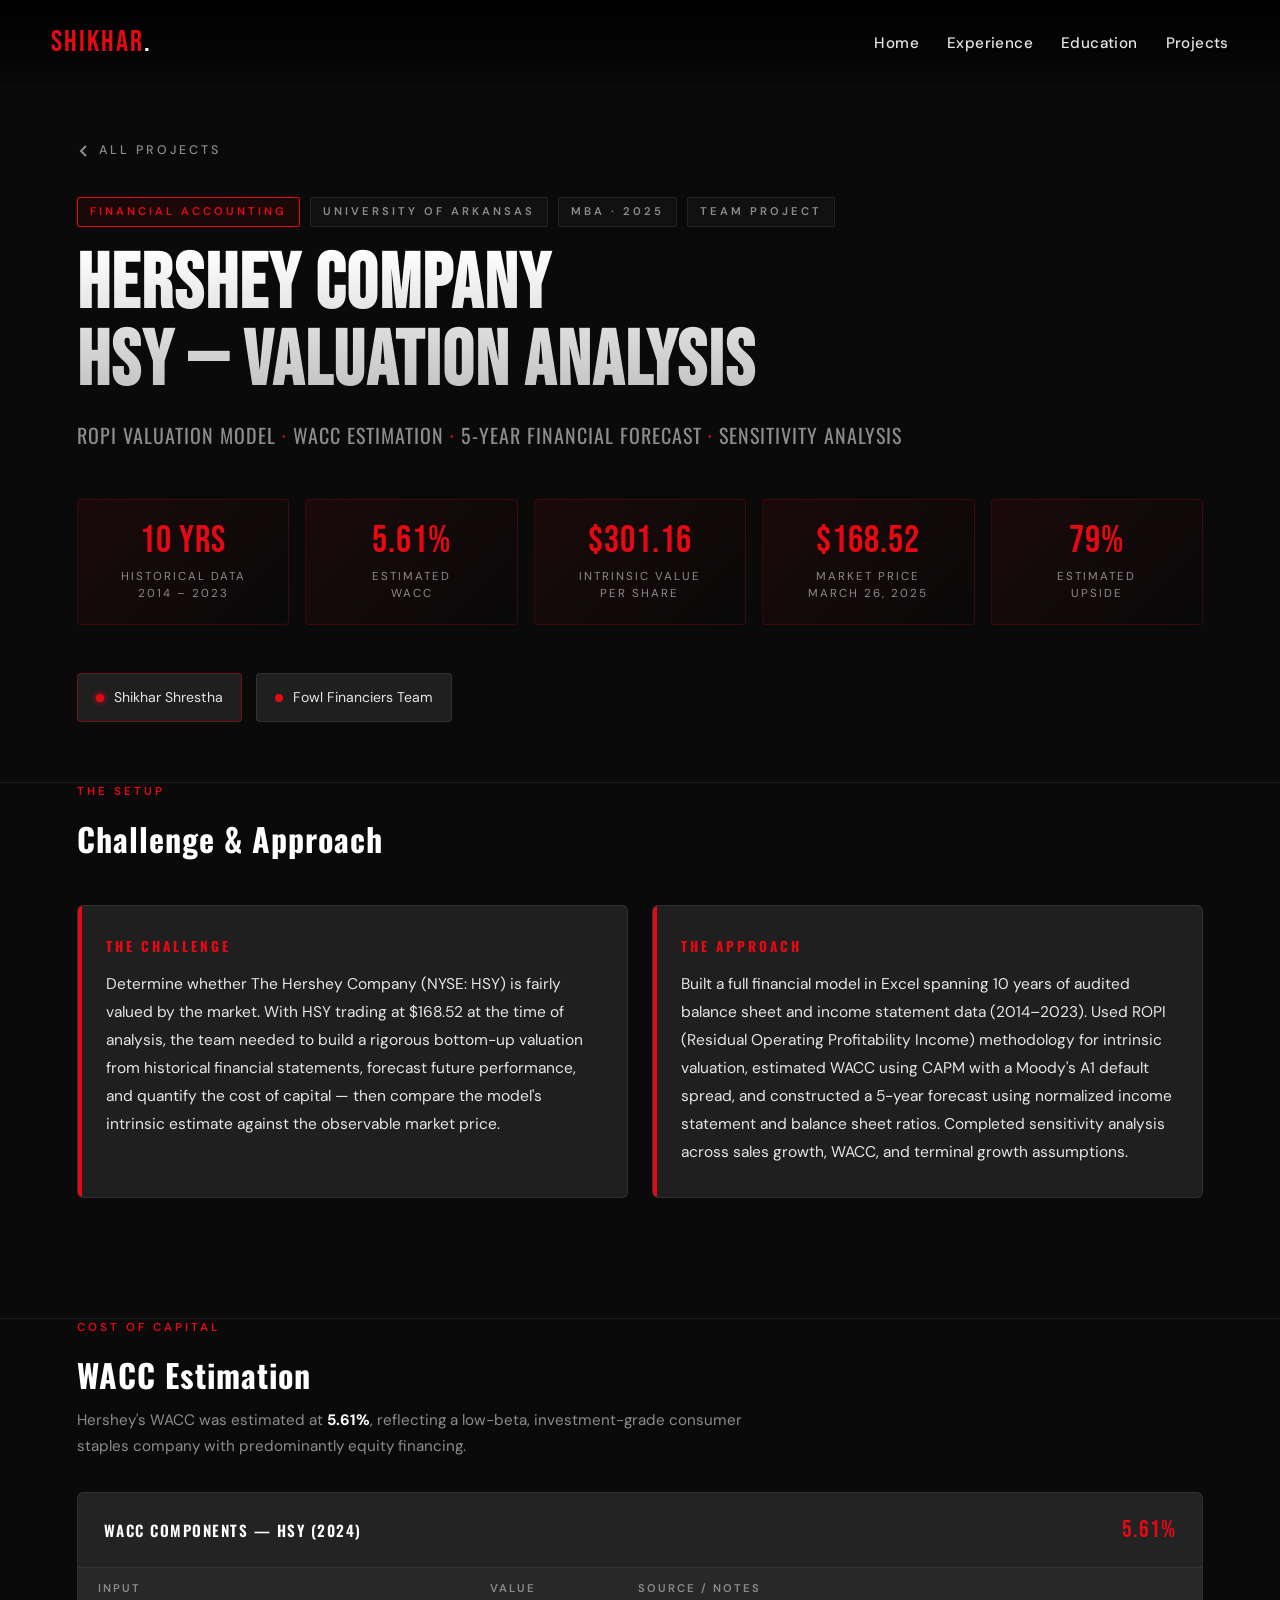
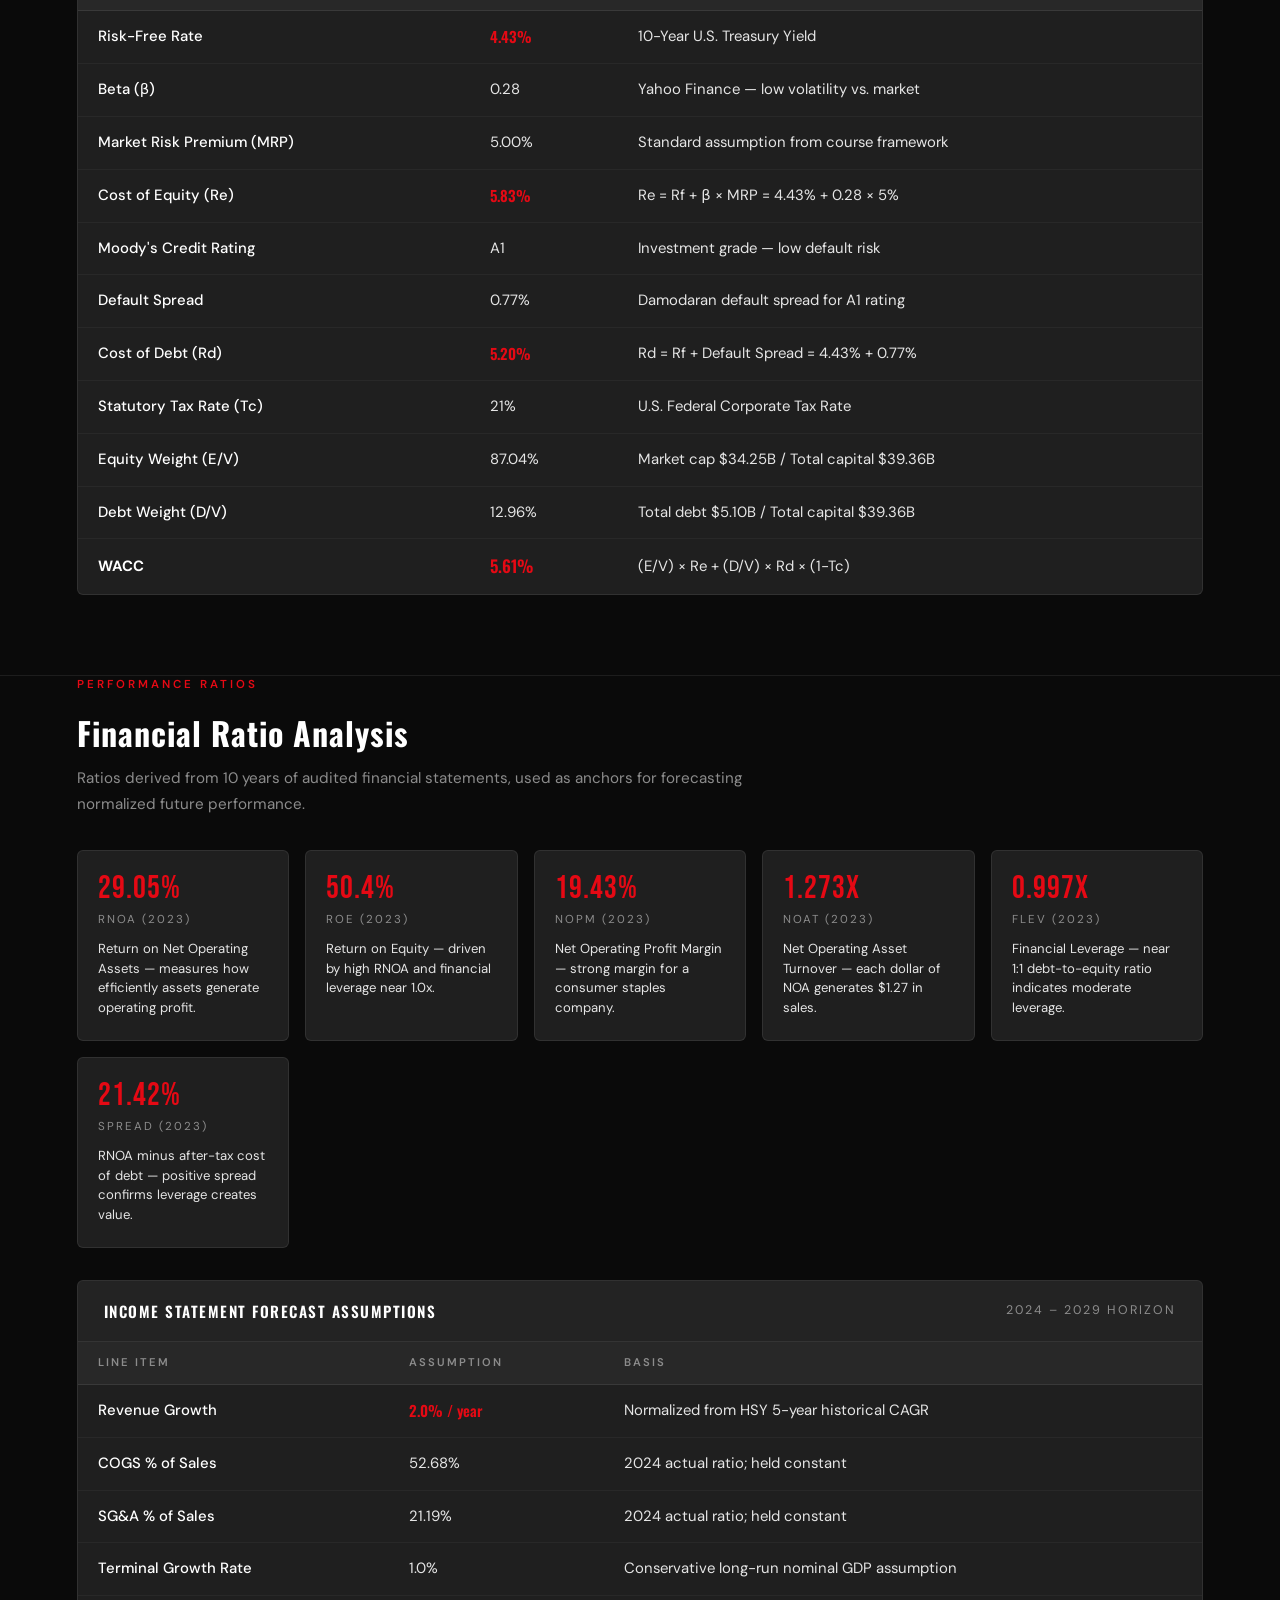
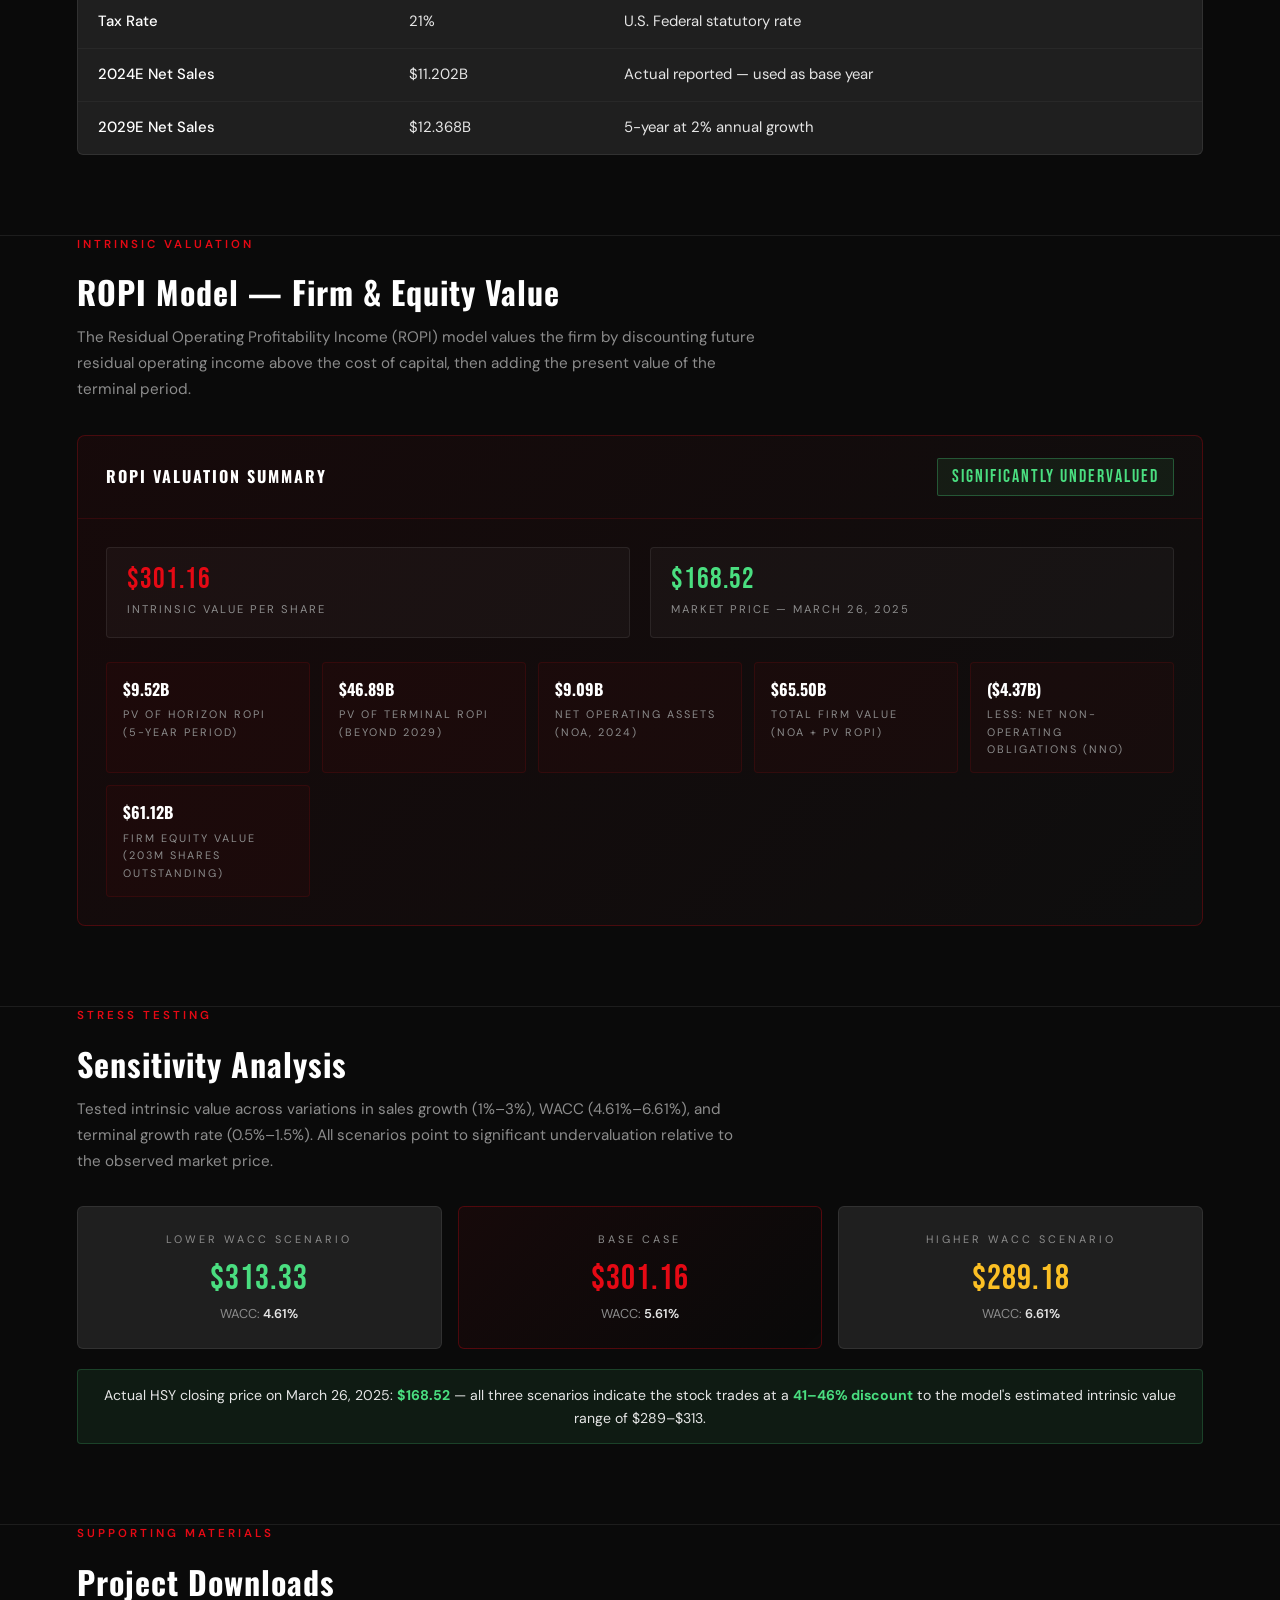
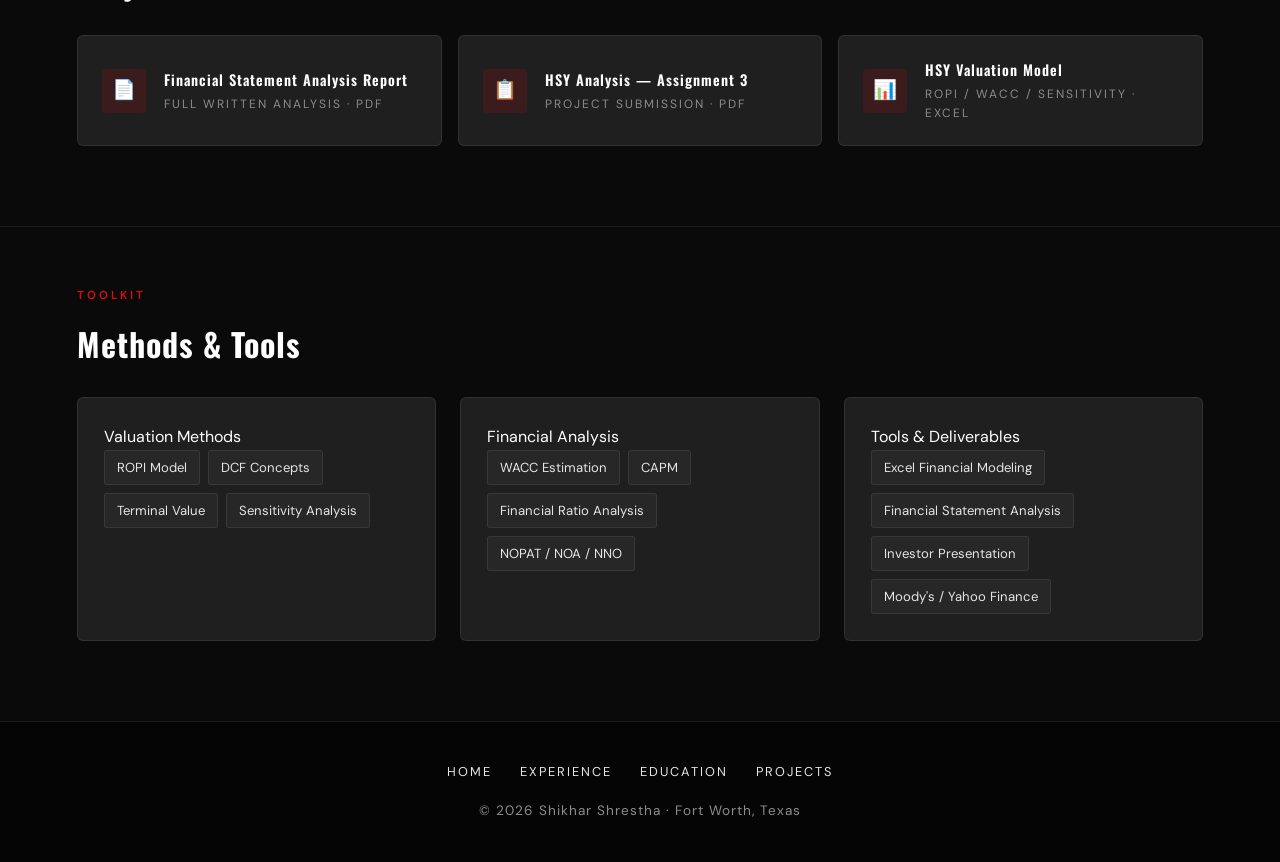
<file: projects/financialaccountingproject.html>
<!DOCTYPE html>
<html lang="en">
<head>
  <meta charset="UTF-8" />
  <meta name="viewport" content="width=device-width, initial-scale=1.0" />
  <meta name="description" content="Hershey Company (HSY) Financial Statement Analysis — ROPI valuation model, WACC estimation, and 5-year financial forecast by the Fowl Financiers team. University of Arkansas MBA, Financial Accounting." />
  <title>Hershey Company HSY Analysis | Shikhar Shrestha</title>
  <link rel="stylesheet" href="../css/styles.css" />
  <link rel="icon" type="image/svg+xml" href="data:image/svg+xml,%3Csvg xmlns='http://www.w3.org/2000/svg' viewBox='0 0 32 32'%3E%3Crect width='32' height='32' fill='%23141414'/%3E%3Ctext x='50%25' y='50%25' text-anchor='middle' dominant-baseline='central' fill='%23E50914' font-family='Arial Black' font-size='22' font-weight='900'%3ES%3C/text%3E%3C/svg%3E" />
  <style>
    .project-hero {
      padding: 140px 6% 60px;
      max-width: 1400px;
      margin: 0 auto;
    }
    .back-link {
      display: inline-flex;
      align-items: center;
      gap: 8px;
      font-size: 0.78rem;
      letter-spacing: 3px;
      text-transform: uppercase;
      color: var(--text-muted);
      font-weight: 500;
      margin-bottom: 36px;
      transition: color 0.3s ease;
    }
    .back-link:hover { color: var(--netflix-red); }
    .back-link svg { width: 14px; height: 14px; }

    .project-hero-meta {
      display: flex;
      flex-wrap: wrap;
      gap: 10px;
      margin-bottom: 20px;
    }
    .meta-tag {
      font-size: 0.7rem;
      letter-spacing: 3px;
      text-transform: uppercase;
      font-weight: 600;
      padding: 5px 12px;
      border-radius: 2px;
    }
    .meta-tag-red {
      color: var(--netflix-red);
      border: 1px solid var(--netflix-red);
      background: rgba(229,9,20,0.08);
    }
    .meta-tag-ghost {
      color: var(--text-muted);
      border: 1px solid var(--border-subtle);
      background: rgba(255,255,255,0.03);
    }
    .project-hero-title {
      font-family: var(--font-display);
      font-size: clamp(2.4rem, 6vw, 4.8rem);
      letter-spacing: 2px;
      text-transform: uppercase;
      line-height: 1;
      margin-bottom: 18px;
      background: linear-gradient(180deg, #ffffff 0%, #bfbfbf 100%);
      -webkit-background-clip: text;
      background-clip: text;
      -webkit-text-fill-color: transparent;
    }
    .project-hero-sub {
      font-family: var(--font-heading);
      font-size: clamp(1rem, 1.6vw, 1.25rem);
      color: var(--text-muted);
      letter-spacing: 1px;
      text-transform: uppercase;
      font-weight: 400;
    }
    .project-hero-sub span { color: var(--netflix-red); }

    .stat-row {
      display: grid;
      grid-template-columns: repeat(auto-fit, minmax(155px, 1fr));
      gap: 16px;
      margin: 48px 0;
    }
    .stat-box {
      padding: 22px 18px;
      background: linear-gradient(135deg, rgba(229,9,20,0.08) 0%, transparent 100%);
      border: 1px solid rgba(229,9,20,0.2);
      border-radius: 4px;
      text-align: center;
      transition: transform 0.3s ease;
    }
    .stat-box:hover { transform: translateY(-4px); }
    .stat-box .num {
      font-family: var(--font-display);
      font-size: clamp(1.8rem, 3.5vw, 2.4rem);
      color: var(--netflix-red);
      letter-spacing: 1px;
      line-height: 1;
      margin-bottom: 8px;
    }
    .stat-box .lbl {
      font-size: 0.72rem;
      letter-spacing: 2px;
      text-transform: uppercase;
      color: var(--text-muted);
      line-height: 1.5;
    }

    .narrative-grid {
      display: grid;
      grid-template-columns: 1fr 1fr;
      gap: 24px;
      margin: 40px 0;
    }
    @media (max-width: 760px) { .narrative-grid { grid-template-columns: 1fr; } }
    .narrative-card {
      background: var(--bg-card);
      border: 1px solid var(--border-subtle);
      border-radius: 6px;
      padding: 30px 28px;
      position: relative;
      overflow: hidden;
    }
    .narrative-card::before {
      content: '';
      position: absolute;
      top: 0; left: 0;
      width: 4px; height: 100%;
      background: var(--netflix-red);
    }
    .narrative-card h3 {
      font-family: var(--font-heading);
      font-size: 0.85rem;
      letter-spacing: 3px;
      text-transform: uppercase;
      color: var(--netflix-red);
      margin-bottom: 14px;
    }
    .narrative-card p {
      color: var(--text-secondary);
      font-size: 0.97rem;
      line-height: 1.8;
    }

    .team-row {
      display: flex;
      flex-wrap: wrap;
      gap: 14px;
      margin-top: 28px;
    }
    .team-pill {
      display: flex;
      align-items: center;
      gap: 10px;
      padding: 12px 18px;
      background: var(--bg-card);
      border: 1px solid var(--border-subtle);
      border-radius: 4px;
      font-size: 0.88rem;
      color: var(--text-secondary);
      transition: all 0.3s ease;
    }
    .team-pill:hover { border-color: var(--netflix-red); background: rgba(229,9,20,0.06); }
    .team-pill-dot {
      width: 8px; height: 8px;
      background: var(--netflix-red);
      border-radius: 50%;
      flex-shrink: 0;
    }
    .team-pill.you { border-color: rgba(229,9,20,0.4); }
    .team-pill.you .team-pill-dot { box-shadow: 0 0 6px var(--netflix-red); }

    .analysis-block {
      background: var(--bg-card);
      border: 1px solid var(--border-subtle);
      border-radius: 6px;
      overflow: hidden;
      margin-top: 32px;
    }
    .analysis-header {
      padding: 18px 26px;
      border-bottom: 1px solid var(--border-subtle);
      background: rgba(255,255,255,0.02);
      display: flex;
      align-items: center;
      justify-content: space-between;
      flex-wrap: wrap;
      gap: 12px;
    }
    .analysis-header h4 {
      font-family: var(--font-heading);
      font-size: 0.95rem;
      font-weight: 600;
      letter-spacing: 1.5px;
      text-transform: uppercase;
    }
    .analysis-header .headline-num {
      font-family: var(--font-display);
      font-size: 1.5rem;
      color: var(--netflix-red);
      letter-spacing: 1px;
    }
    .analysis-table {
      width: 100%;
      border-collapse: collapse;
    }
    .analysis-table th {
      background: rgba(255,255,255,0.04);
      padding: 12px 20px;
      font-size: 0.7rem;
      letter-spacing: 2px;
      text-transform: uppercase;
      color: var(--text-muted);
      font-weight: 600;
      text-align: left;
      border-bottom: 1px solid var(--border-subtle);
    }
    .analysis-table td {
      padding: 14px 20px;
      font-size: 0.93rem;
      color: var(--text-secondary);
      border-bottom: 1px solid rgba(255,255,255,0.04);
    }
    .analysis-table tr:last-child td { border-bottom: none; }
    .analysis-table tr:hover td { background: rgba(255,255,255,0.02); }
    .analysis-table td.highlight { color: var(--netflix-red); font-weight: 600; font-family: var(--font-heading); }
    .analysis-table td.green { color: #4ade80; font-weight: 600; }
    .analysis-table td.amber { color: #fbbf24; font-weight: 600; }
    .analysis-table td.label-col { color: var(--text-primary); font-weight: 500; }

    .section-wrap {
      max-width: 1400px;
      margin: 0 auto;
      padding: 0 6% 80px;
    }
    .section-label-sm {
      font-size: 0.72rem;
      letter-spacing: 3px;
      text-transform: uppercase;
      color: var(--netflix-red);
      font-weight: 600;
      margin-bottom: 12px;
    }
    .section-title-sm {
      font-family: var(--font-heading);
      font-size: clamp(1.4rem, 2.5vw, 2rem);
      font-weight: 700;
      letter-spacing: 1px;
      margin-bottom: 8px;
    }
    .section-subtitle-sm {
      color: var(--text-muted);
      font-size: 0.95rem;
      line-height: 1.7;
      max-width: 680px;
      margin-bottom: 32px;
    }

    .metrics-grid {
      display: grid;
      grid-template-columns: repeat(auto-fit, minmax(200px, 1fr));
      gap: 16px;
      margin-top: 28px;
    }
    .metric-card {
      background: var(--bg-card);
      border: 1px solid var(--border-subtle);
      border-radius: 6px;
      padding: 22px 20px;
      transition: border-color 0.3s ease, transform 0.3s ease;
    }
    .metric-card:hover { border-color: rgba(229,9,20,0.3); transform: translateY(-3px); }
    .metric-card .metric-val {
      font-family: var(--font-display);
      font-size: 2rem;
      color: var(--netflix-red);
      letter-spacing: 1px;
      line-height: 1;
      margin-bottom: 6px;
    }
    .metric-card .metric-label {
      font-size: 0.72rem;
      letter-spacing: 2px;
      text-transform: uppercase;
      color: var(--text-muted);
      margin-bottom: 10px;
    }
    .metric-card .metric-desc {
      font-size: 0.82rem;
      color: var(--text-secondary);
      line-height: 1.5;
    }

    /* ROPI valuation block */
    .valuation-block {
      background: linear-gradient(135deg, rgba(229,9,20,0.06) 0%, rgba(255,255,255,0.02) 100%);
      border: 1px solid rgba(229,9,20,0.25);
      border-radius: 8px;
      overflow: hidden;
      margin-top: 32px;
    }
    .valuation-header {
      padding: 22px 28px;
      border-bottom: 1px solid rgba(229,9,20,0.15);
      display: flex;
      align-items: center;
      justify-content: space-between;
      flex-wrap: wrap;
      gap: 12px;
    }
    .valuation-header h4 {
      font-family: var(--font-heading);
      font-size: 1rem;
      font-weight: 700;
      letter-spacing: 2px;
      text-transform: uppercase;
    }
    .valuation-verdict {
      font-family: var(--font-display);
      font-size: 1.1rem;
      letter-spacing: 2px;
      text-transform: uppercase;
      color: #4ade80;
      border: 1px solid rgba(74,222,128,0.3);
      padding: 4px 14px;
      border-radius: 2px;
      background: rgba(74,222,128,0.08);
    }
    .valuation-body {
      padding: 28px;
    }
    .val-row-grid {
      display: grid;
      grid-template-columns: 1fr 1fr;
      gap: 20px;
      margin-bottom: 24px;
    }
    @media (max-width: 680px) { .val-row-grid { grid-template-columns: 1fr; } }
    .val-item {
      padding: 18px 20px;
      background: rgba(255,255,255,0.03);
      border: 1px solid var(--border-subtle);
      border-radius: 4px;
    }
    .val-item .val-num {
      font-family: var(--font-display);
      font-size: 1.8rem;
      letter-spacing: 1px;
      line-height: 1;
      margin-bottom: 6px;
    }
    .val-item .val-num.red { color: var(--netflix-red); }
    .val-item .val-num.green { color: #4ade80; }
    .val-item .val-label {
      font-size: 0.7rem;
      letter-spacing: 2px;
      text-transform: uppercase;
      color: var(--text-muted);
    }
    .val-breakdown {
      display: grid;
      grid-template-columns: repeat(auto-fit, minmax(180px, 1fr));
      gap: 12px;
    }
    .val-breakdown-item {
      padding: 14px 16px;
      background: rgba(229,9,20,0.04);
      border: 1px solid rgba(229,9,20,0.12);
      border-radius: 4px;
    }
    .val-breakdown-item .bd-num {
      font-family: var(--font-heading);
      font-size: 1rem;
      font-weight: 700;
      color: var(--text-primary);
      margin-bottom: 4px;
    }
    .val-breakdown-item .bd-label {
      font-size: 0.68rem;
      letter-spacing: 2px;
      text-transform: uppercase;
      color: var(--text-muted);
    }

    /* Sensitivity table */
    .sensitivity-grid {
      display: grid;
      grid-template-columns: repeat(3, 1fr);
      gap: 16px;
      margin-top: 28px;
    }
    @media (max-width: 600px) { .sensitivity-grid { grid-template-columns: 1fr; } }
    .sensitivity-card {
      background: var(--bg-card);
      border: 1px solid var(--border-subtle);
      border-radius: 6px;
      padding: 24px 20px;
      text-align: center;
      transition: transform 0.3s ease;
    }
    .sensitivity-card:hover { transform: translateY(-4px); }
    .sensitivity-card.base { border-color: rgba(229,9,20,0.3); background: linear-gradient(135deg, rgba(229,9,20,0.06) 0%, transparent 100%); }
    .sensitivity-card .sc-scenario {
      font-size: 0.68rem;
      letter-spacing: 3px;
      text-transform: uppercase;
      color: var(--text-muted);
      margin-bottom: 12px;
    }
    .sensitivity-card .sc-price {
      font-family: var(--font-display);
      font-size: 2.2rem;
      letter-spacing: 1px;
      line-height: 1;
      margin-bottom: 8px;
    }
    .sensitivity-card.base .sc-price { color: var(--netflix-red); }
    .sensitivity-card .sc-price.green { color: #4ade80; }
    .sensitivity-card .sc-price.amber { color: #fbbf24; }
    .sensitivity-card .sc-wacc {
      font-size: 0.8rem;
      color: var(--text-muted);
    }
    .sensitivity-card .sc-wacc span { color: var(--text-secondary); font-weight: 600; }
    .market-price-note {
      margin-top: 20px;
      padding: 14px 20px;
      background: rgba(74,222,128,0.08);
      border: 1px solid rgba(74,222,128,0.2);
      border-radius: 4px;
      font-size: 0.88rem;
      color: var(--text-secondary);
      text-align: center;
    }
    .market-price-note strong { color: #4ade80; }

    /* Download block */
    .download-grid {
      display: grid;
      grid-template-columns: repeat(auto-fit, minmax(280px, 1fr));
      gap: 16px;
      margin-top: 28px;
    }
    .download-card {
      display: flex;
      align-items: center;
      gap: 18px;
      padding: 22px 24px;
      background: var(--bg-card);
      border: 1px solid var(--border-subtle);
      border-radius: 6px;
      transition: all 0.3s ease;
      text-decoration: none;
    }
    .download-card:hover { border-color: var(--netflix-red); background: rgba(229,9,20,0.05); transform: translateY(-2px); }
    .download-icon {
      width: 44px; height: 44px;
      background: rgba(229,9,20,0.15);
      border-radius: 4px;
      display: flex;
      align-items: center;
      justify-content: center;
      font-size: 1.2rem;
      flex-shrink: 0;
    }
    .download-info .dl-title {
      font-family: var(--font-heading);
      font-size: 0.9rem;
      font-weight: 600;
      letter-spacing: 1px;
      margin-bottom: 4px;
    }
    .download-info .dl-sub {
      font-size: 0.75rem;
      letter-spacing: 2px;
      text-transform: uppercase;
      color: var(--text-muted);
    }

    .divider {
      border: none;
      border-top: 1px solid var(--border-subtle);
      margin: 0;
    }
  </style>
</head>
<body>

  <!-- NAVIGATION -->
  <nav class="nav">
    <div class="nav-inner">
      <a href="../index.html" class="nav-logo">SHIKHAR<span>.</span></a>
      <button class="nav-toggle" aria-label="Menu">☰</button>
      <ul class="nav-links">
        <li><a href="../index.html">Home</a></li>
        <li><a href="../experience.html">Experience</a></li>
        <li><a href="../education.html">Education</a></li>
        <li><a href="../projects.html">Projects</a></li>
      </ul>
    </div>
  </nav>

  <!-- HERO -->
  <div class="project-hero">
    <a href="../projects.html" class="back-link">
      <svg viewBox="0 0 14 14" fill="none" stroke="currentColor" stroke-width="2"><path d="M9 2L4 7l5 5"/></svg>
      All Projects
    </a>

    <div class="project-hero-meta">
      <span class="meta-tag meta-tag-red">Financial Accounting</span>
      <span class="meta-tag meta-tag-ghost">University of Arkansas</span>
      <span class="meta-tag meta-tag-ghost">MBA · 2025</span>
      <span class="meta-tag meta-tag-ghost">Team Project</span>
    </div>

    <h1 class="project-hero-title">Hershey Company<br>HSY — Valuation Analysis</h1>
    <p class="project-hero-sub">
      ROPI Valuation Model <span>·</span> WACC Estimation <span>·</span> 5-Year Financial Forecast <span>·</span> Sensitivity Analysis
    </p>

    <div class="stat-row">
      <div class="stat-box reveal">
        <div class="num">10 YRS</div>
        <div class="lbl">Historical Data<br>2014 – 2023</div>
      </div>
      <div class="stat-box reveal reveal-delay-1">
        <div class="num">5.61%</div>
        <div class="lbl">Estimated<br>WACC</div>
      </div>
      <div class="stat-box reveal reveal-delay-2">
        <div class="num">$301.16</div>
        <div class="lbl">Intrinsic Value<br>Per Share</div>
      </div>
      <div class="stat-box reveal reveal-delay-3">
        <div class="num">$168.52</div>
        <div class="lbl">Market Price<br>March 26, 2025</div>
      </div>
      <div class="stat-box reveal reveal-delay-4">
        <div class="num">79%</div>
        <div class="lbl">Estimated<br>Upside</div>
      </div>
    </div>

    <div class="team-row reveal">
      <div class="team-pill you">
        <div class="team-pill-dot"></div>
        Shikhar Shrestha
      </div>
      <div class="team-pill">
        <div class="team-pill-dot"></div>
        Fowl Financiers Team
      </div>
    </div>
  </div>

  <hr class="divider" />

  <!-- NARRATIVE -->
  <div class="section-wrap">
    <div class="section-label-sm reveal">The Setup</div>
    <h2 class="section-title-sm reveal reveal-delay-1">Challenge &amp; Approach</h2>

    <div class="narrative-grid">
      <div class="narrative-card reveal">
        <h3>The Challenge</h3>
        <p>
          Determine whether The Hershey Company (NYSE: HSY) is fairly valued by the market. With HSY trading at $168.52 at the time of analysis, the team needed to build a rigorous bottom-up valuation from historical financial statements, forecast future performance, and quantify the cost of capital — then compare the model's intrinsic estimate against the observable market price.
        </p>
      </div>
      <div class="narrative-card reveal reveal-delay-1">
        <h3>The Approach</h3>
        <p>
          Built a full financial model in Excel spanning 10 years of audited balance sheet and income statement data (2014–2023). Used ROPI (Residual Operating Profitability Income) methodology for intrinsic valuation, estimated WACC using CAPM with a Moody's A1 default spread, and constructed a 5-year forecast using normalized income statement and balance sheet ratios. Completed sensitivity analysis across sales growth, WACC, and terminal growth assumptions.
        </p>
      </div>
    </div>
  </div>

  <hr class="divider" />

  <!-- WACC -->
  <div class="section-wrap">
    <div class="section-label-sm reveal">Cost of Capital</div>
    <h2 class="section-title-sm reveal reveal-delay-1">WACC Estimation</h2>
    <p class="section-subtitle-sm reveal reveal-delay-2">
      Hershey's WACC was estimated at <strong style="color:var(--text-primary);">5.61%</strong>, reflecting a low-beta, investment-grade consumer staples company with predominantly equity financing.
    </p>

    <div class="analysis-block reveal">
      <div class="analysis-header">
        <h4>WACC Components — HSY (2024)</h4>
        <span class="headline-num">5.61%</span>
      </div>
      <table class="analysis-table">
        <thead>
          <tr>
            <th>Input</th>
            <th>Value</th>
            <th>Source / Notes</th>
          </tr>
        </thead>
        <tbody>
          <tr>
            <td class="label-col">Risk-Free Rate</td>
            <td class="highlight">4.43%</td>
            <td>10-Year U.S. Treasury Yield</td>
          </tr>
          <tr>
            <td class="label-col">Beta (β)</td>
            <td>0.28</td>
            <td>Yahoo Finance — low volatility vs. market</td>
          </tr>
          <tr>
            <td class="label-col">Market Risk Premium (MRP)</td>
            <td>5.00%</td>
            <td>Standard assumption from course framework</td>
          </tr>
          <tr>
            <td class="label-col">Cost of Equity (Re)</td>
            <td class="highlight">5.83%</td>
            <td>Re = Rf + β × MRP = 4.43% + 0.28 × 5%</td>
          </tr>
          <tr>
            <td class="label-col">Moody's Credit Rating</td>
            <td>A1</td>
            <td>Investment grade — low default risk</td>
          </tr>
          <tr>
            <td class="label-col">Default Spread</td>
            <td>0.77%</td>
            <td>Damodaran default spread for A1 rating</td>
          </tr>
          <tr>
            <td class="label-col">Cost of Debt (Rd)</td>
            <td class="highlight">5.20%</td>
            <td>Rd = Rf + Default Spread = 4.43% + 0.77%</td>
          </tr>
          <tr>
            <td class="label-col">Statutory Tax Rate (Tc)</td>
            <td>21%</td>
            <td>U.S. Federal Corporate Tax Rate</td>
          </tr>
          <tr>
            <td class="label-col">Equity Weight (E/V)</td>
            <td>87.04%</td>
            <td>Market cap $34.25B / Total capital $39.36B</td>
          </tr>
          <tr>
            <td class="label-col">Debt Weight (D/V)</td>
            <td>12.96%</td>
            <td>Total debt $5.10B / Total capital $39.36B</td>
          </tr>
          <tr>
            <td class="label-col" style="font-weight:700; color:var(--text-primary);">WACC</td>
            <td class="highlight" style="font-size:1.05rem;">5.61%</td>
            <td>(E/V) × Re + (D/V) × Rd × (1−Tc)</td>
          </tr>
        </tbody>
      </table>
    </div>
  </div>

  <hr class="divider" />

  <!-- KEY RATIOS -->
  <div class="section-wrap">
    <div class="section-label-sm reveal">Performance Ratios</div>
    <h2 class="section-title-sm reveal reveal-delay-1">Financial Ratio Analysis</h2>
    <p class="section-subtitle-sm reveal reveal-delay-2">
      Ratios derived from 10 years of audited financial statements, used as anchors for forecasting normalized future performance.
    </p>

    <div class="metrics-grid reveal">
      <div class="metric-card">
        <div class="metric-val">29.05%</div>
        <div class="metric-label">RNOA (2023)</div>
        <div class="metric-desc">Return on Net Operating Assets — measures how efficiently assets generate operating profit.</div>
      </div>
      <div class="metric-card">
        <div class="metric-val">50.4%</div>
        <div class="metric-label">ROE (2023)</div>
        <div class="metric-desc">Return on Equity — driven by high RNOA and financial leverage near 1.0x.</div>
      </div>
      <div class="metric-card">
        <div class="metric-val">19.43%</div>
        <div class="metric-label">NOPM (2023)</div>
        <div class="metric-desc">Net Operating Profit Margin — strong margin for a consumer staples company.</div>
      </div>
      <div class="metric-card">
        <div class="metric-val">1.273x</div>
        <div class="metric-label">NOAT (2023)</div>
        <div class="metric-desc">Net Operating Asset Turnover — each dollar of NOA generates $1.27 in sales.</div>
      </div>
      <div class="metric-card">
        <div class="metric-val">0.997x</div>
        <div class="metric-label">FLEV (2023)</div>
        <div class="metric-desc">Financial Leverage — near 1:1 debt-to-equity ratio indicates moderate leverage.</div>
      </div>
      <div class="metric-card">
        <div class="metric-val">21.42%</div>
        <div class="metric-label">SPREAD (2023)</div>
        <div class="metric-desc">RNOA minus after-tax cost of debt — positive spread confirms leverage creates value.</div>
      </div>
    </div>

    <div class="analysis-block reveal" style="margin-top:32px;">
      <div class="analysis-header">
        <h4>Income Statement Forecast Assumptions</h4>
        <span style="font-size:0.78rem; letter-spacing:2px; text-transform:uppercase; color:var(--text-muted);">2024 – 2029 Horizon</span>
      </div>
      <table class="analysis-table">
        <thead>
          <tr>
            <th>Line Item</th>
            <th>Assumption</th>
            <th>Basis</th>
          </tr>
        </thead>
        <tbody>
          <tr>
            <td class="label-col">Revenue Growth</td>
            <td class="highlight">2.0% / year</td>
            <td>Normalized from HSY 5-year historical CAGR</td>
          </tr>
          <tr>
            <td class="label-col">COGS % of Sales</td>
            <td>52.68%</td>
            <td>2024 actual ratio; held constant</td>
          </tr>
          <tr>
            <td class="label-col">SG&amp;A % of Sales</td>
            <td>21.19%</td>
            <td>2024 actual ratio; held constant</td>
          </tr>
          <tr>
            <td class="label-col">Terminal Growth Rate</td>
            <td>1.0%</td>
            <td>Conservative long-run nominal GDP assumption</td>
          </tr>
          <tr>
            <td class="label-col">Tax Rate</td>
            <td>21%</td>
            <td>U.S. Federal statutory rate</td>
          </tr>
          <tr>
            <td class="label-col">2024E Net Sales</td>
            <td>$11.202B</td>
            <td>Actual reported — used as base year</td>
          </tr>
          <tr>
            <td class="label-col">2029E Net Sales</td>
            <td>$12.368B</td>
            <td>5-year at 2% annual growth</td>
          </tr>
        </tbody>
      </table>
    </div>
  </div>

  <hr class="divider" />

  <!-- ROPI VALUATION -->
  <div class="section-wrap">
    <div class="section-label-sm reveal">Intrinsic Valuation</div>
    <h2 class="section-title-sm reveal reveal-delay-1">ROPI Model — Firm &amp; Equity Value</h2>
    <p class="section-subtitle-sm reveal reveal-delay-2">
      The Residual Operating Profitability Income (ROPI) model values the firm by discounting future residual operating income above the cost of capital, then adding the present value of the terminal period.
    </p>

    <div class="valuation-block reveal">
      <div class="valuation-header">
        <h4>ROPI Valuation Summary</h4>
        <span class="valuation-verdict">Significantly Undervalued</span>
      </div>
      <div class="valuation-body">
        <div class="val-row-grid">
          <div class="val-item">
            <div class="val-num red">$301.16</div>
            <div class="val-label">Intrinsic Value Per Share</div>
          </div>
          <div class="val-item">
            <div class="val-num green">$168.52</div>
            <div class="val-label">Market Price — March 26, 2025</div>
          </div>
        </div>
        <div class="val-breakdown">
          <div class="val-breakdown-item">
            <div class="bd-num">$9.52B</div>
            <div class="bd-label">PV of Horizon ROPI<br>(5-year period)</div>
          </div>
          <div class="val-breakdown-item">
            <div class="bd-num">$46.89B</div>
            <div class="bd-label">PV of Terminal ROPI<br>(beyond 2029)</div>
          </div>
          <div class="val-breakdown-item">
            <div class="bd-num">$9.09B</div>
            <div class="bd-label">Net Operating Assets<br>(NOA, 2024)</div>
          </div>
          <div class="val-breakdown-item">
            <div class="bd-num">$65.50B</div>
            <div class="bd-label">Total Firm Value<br>(NOA + PV ROPI)</div>
          </div>
          <div class="val-breakdown-item">
            <div class="bd-num">($4.37B)</div>
            <div class="bd-label">Less: Net Non-Operating<br>Obligations (NNO)</div>
          </div>
          <div class="val-breakdown-item">
            <div class="bd-num">$61.12B</div>
            <div class="bd-label">Firm Equity Value<br>(203M shares outstanding)</div>
          </div>
        </div>
      </div>
    </div>
  </div>

  <hr class="divider" />

  <!-- SENSITIVITY ANALYSIS -->
  <div class="section-wrap">
    <div class="section-label-sm reveal">Stress Testing</div>
    <h2 class="section-title-sm reveal reveal-delay-1">Sensitivity Analysis</h2>
    <p class="section-subtitle-sm reveal reveal-delay-2">
      Tested intrinsic value across variations in sales growth (1%–3%), WACC (4.61%–6.61%), and terminal growth rate (0.5%–1.5%). All scenarios point to significant undervaluation relative to the observed market price.
    </p>

    <div class="sensitivity-grid reveal">
      <div class="sensitivity-card">
        <div class="sc-scenario">Lower WACC Scenario</div>
        <div class="sc-price green">$313.33</div>
        <div class="sc-wacc">WACC: <span>4.61%</span></div>
      </div>
      <div class="sensitivity-card base">
        <div class="sc-scenario">Base Case</div>
        <div class="sc-price">$301.16</div>
        <div class="sc-wacc">WACC: <span>5.61%</span></div>
      </div>
      <div class="sensitivity-card">
        <div class="sc-scenario">Higher WACC Scenario</div>
        <div class="sc-price amber">$289.18</div>
        <div class="sc-wacc">WACC: <span>6.61%</span></div>
      </div>
    </div>

    <div class="market-price-note reveal">
      Actual HSY closing price on March 26, 2025: <strong>$168.52</strong> — all three scenarios indicate the stock trades at a
      <strong>41–46% discount</strong> to the model's estimated intrinsic value range of $289–$313.
    </div>
  </div>

  <hr class="divider" />

  <!-- DOWNLOADS -->
  <div class="section-wrap">
    <div class="section-label-sm reveal">Supporting Materials</div>
    <h2 class="section-title-sm reveal reveal-delay-1">Project Downloads</h2>

    <div class="download-grid reveal">
      <a href="../assets/projects/Financial Accounting - UniversityofArkansas/Fowl Financiers Acct Financial Statement Analysis.pdf" target="_blank" class="download-card">
        <div class="download-icon">📄</div>
        <div class="download-info">
          <div class="dl-title">Financial Statement Analysis Report</div>
          <div class="dl-sub">Full Written Analysis · PDF</div>
        </div>
      </a>
      <a href="../assets/projects/Financial Accounting - UniversityofArkansas/Fowl Financiers - HSY Analysis Project Assignment 3.pdf" target="_blank" class="download-card">
        <div class="download-icon">📋</div>
        <div class="download-info">
          <div class="dl-title">HSY Analysis — Assignment 3</div>
          <div class="dl-sub">Project Submission · PDF</div>
        </div>
      </a>
      <a href="../assets/projects/Financial Accounting - UniversityofArkansas/Fowl Financiers - HSY Analysis Calculations.xlsx" target="_blank" class="download-card">
        <div class="download-icon">📊</div>
        <div class="download-info">
          <div class="dl-title">HSY Valuation Model</div>
          <div class="dl-sub">ROPI / WACC / Sensitivity · Excel</div>
        </div>
      </a>
    </div>
  </div>

  <hr class="divider" />

  <!-- SKILLS -->
  <div class="section-wrap">
    <div class="skills-section">
      <div class="section-label-sm reveal">Toolkit</div>
      <h2 class="section-title-sm reveal reveal-delay-1">Methods &amp; Tools</h2>
      <div class="skills-grid reveal reveal-delay-2" style="margin-top:28px;">
        <div class="skill-group">
          <div class="skill-group-label">Valuation Methods</div>
          <div class="skill-pills">
            <span class="skill-pill">ROPI Model</span>
            <span class="skill-pill">DCF Concepts</span>
            <span class="skill-pill">Terminal Value</span>
            <span class="skill-pill">Sensitivity Analysis</span>
          </div>
        </div>
        <div class="skill-group">
          <div class="skill-group-label">Financial Analysis</div>
          <div class="skill-pills">
            <span class="skill-pill">WACC Estimation</span>
            <span class="skill-pill">CAPM</span>
            <span class="skill-pill">Financial Ratio Analysis</span>
            <span class="skill-pill">NOPAT / NOA / NNO</span>
          </div>
        </div>
        <div class="skill-group">
          <div class="skill-group-label">Tools &amp; Deliverables</div>
          <div class="skill-pills">
            <span class="skill-pill">Excel Financial Modeling</span>
            <span class="skill-pill">Financial Statement Analysis</span>
            <span class="skill-pill">Investor Presentation</span>
            <span class="skill-pill">Moody's / Yahoo Finance</span>
          </div>
        </div>
      </div>
    </div>
  </div>

  <!-- FOOTER -->
  <footer class="footer">
    <div class="footer-links">
      <a href="../index.html">Home</a>
      <a href="../experience.html">Experience</a>
      <a href="../education.html">Education</a>
      <a href="../projects.html">Projects</a>
    </div>
    <p>© <span id="year"></span> Shikhar Shrestha · Fort Worth, Texas</p>
  </footer>

  <script>document.getElementById('year').textContent = new Date().getFullYear();</script>
  <script src="../js/main.js"></script>
</body>
</html>
</file>
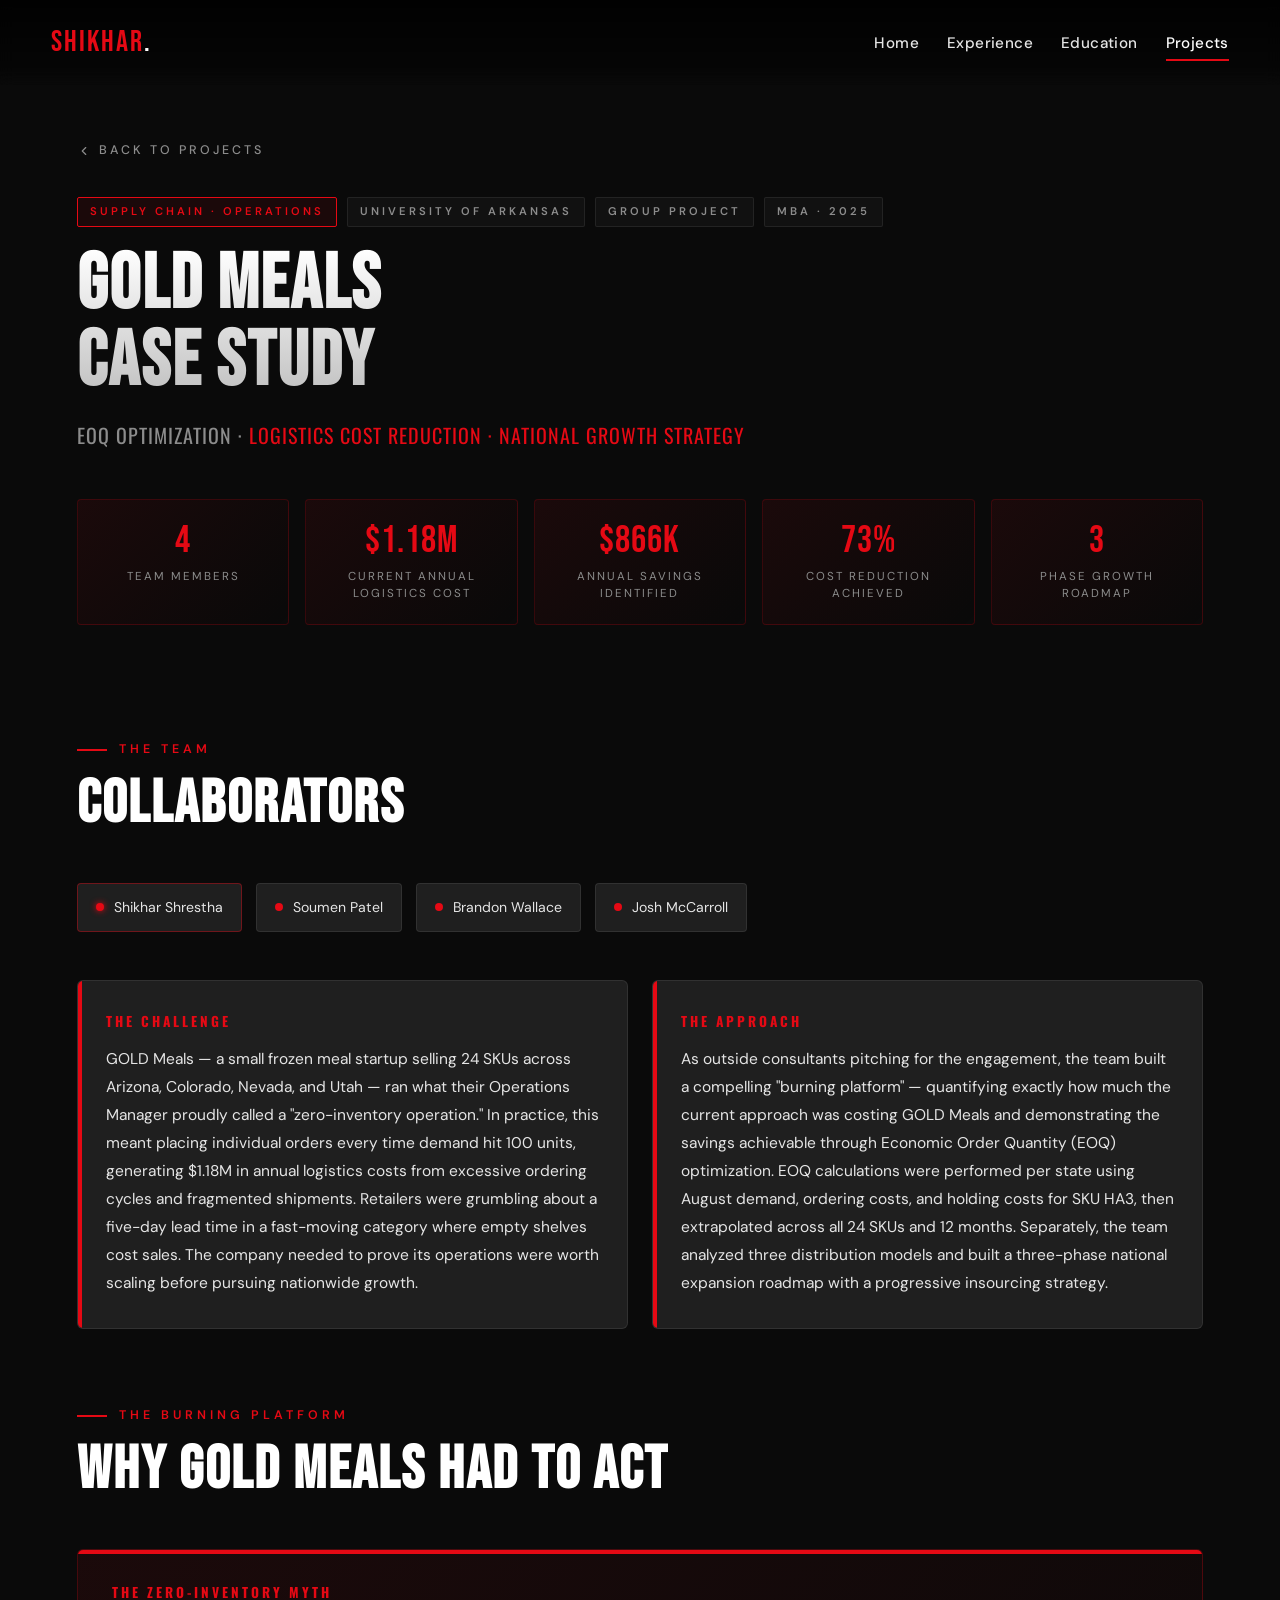
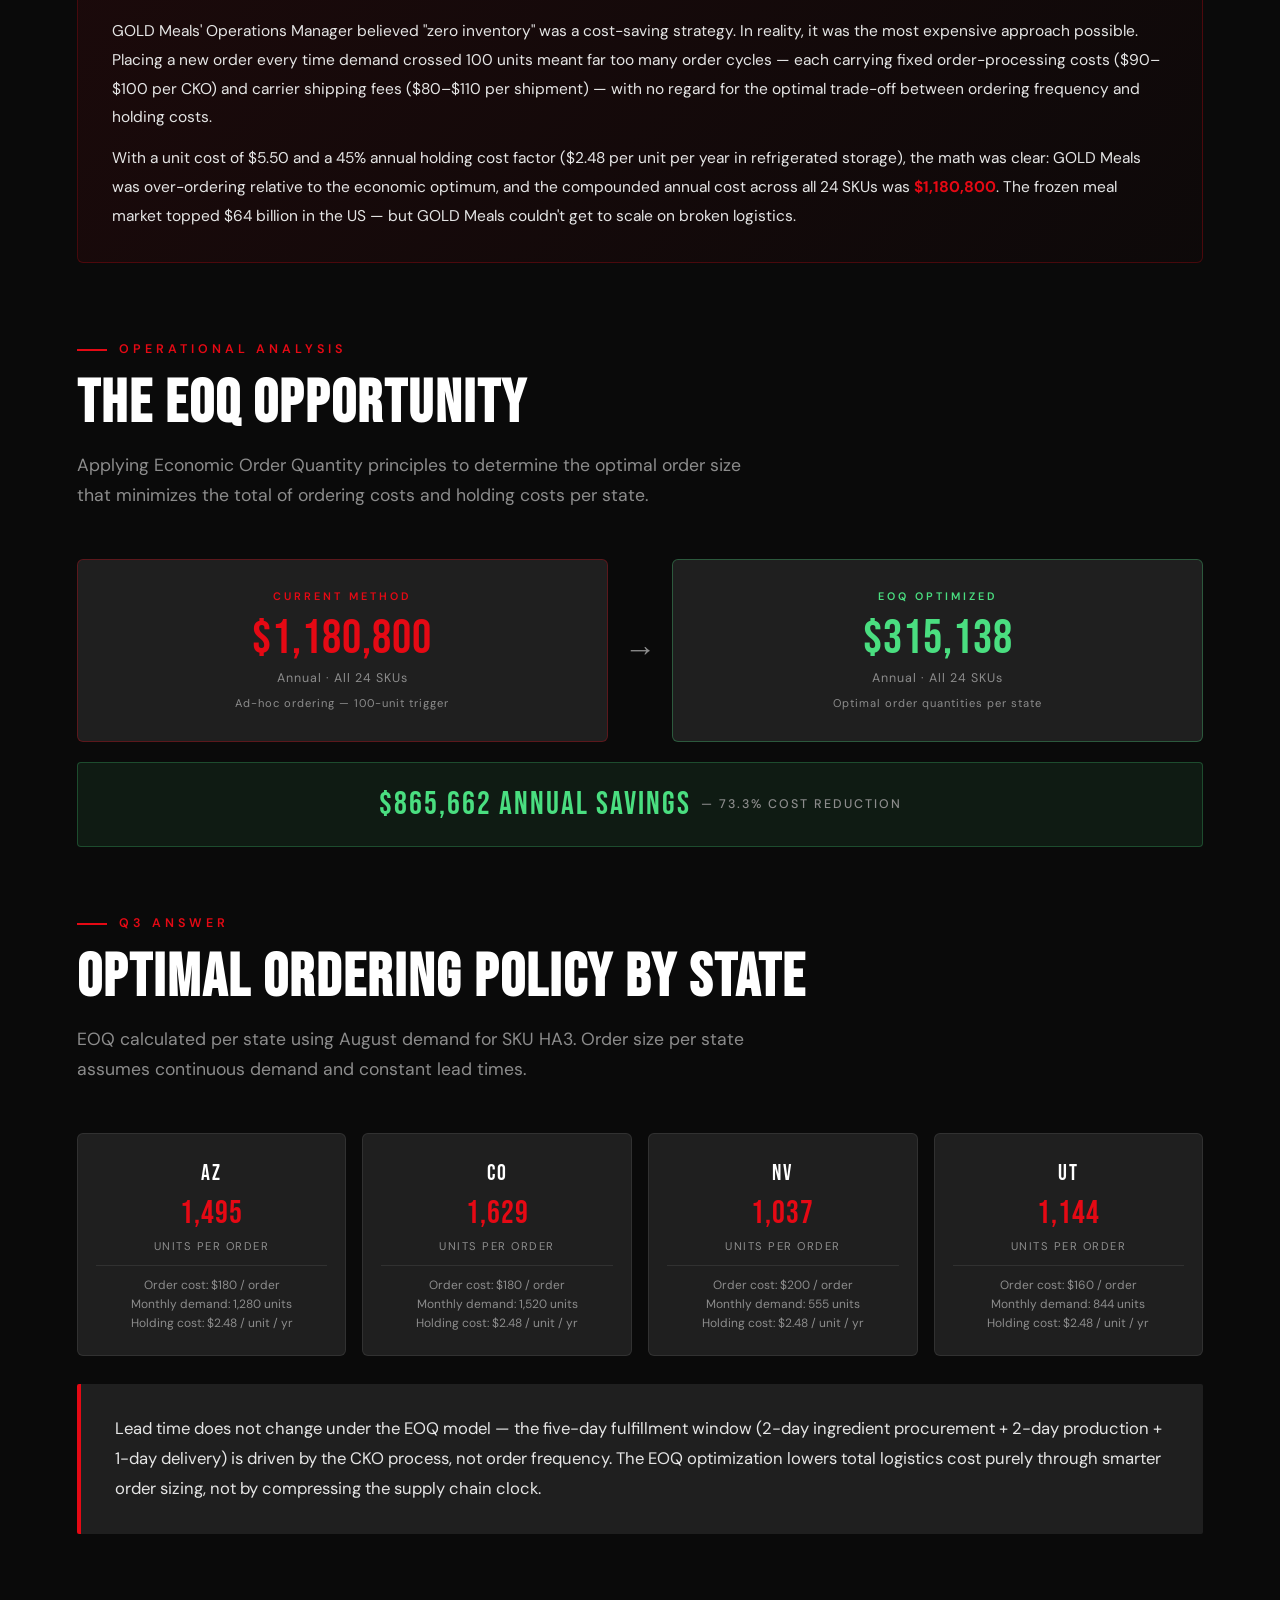
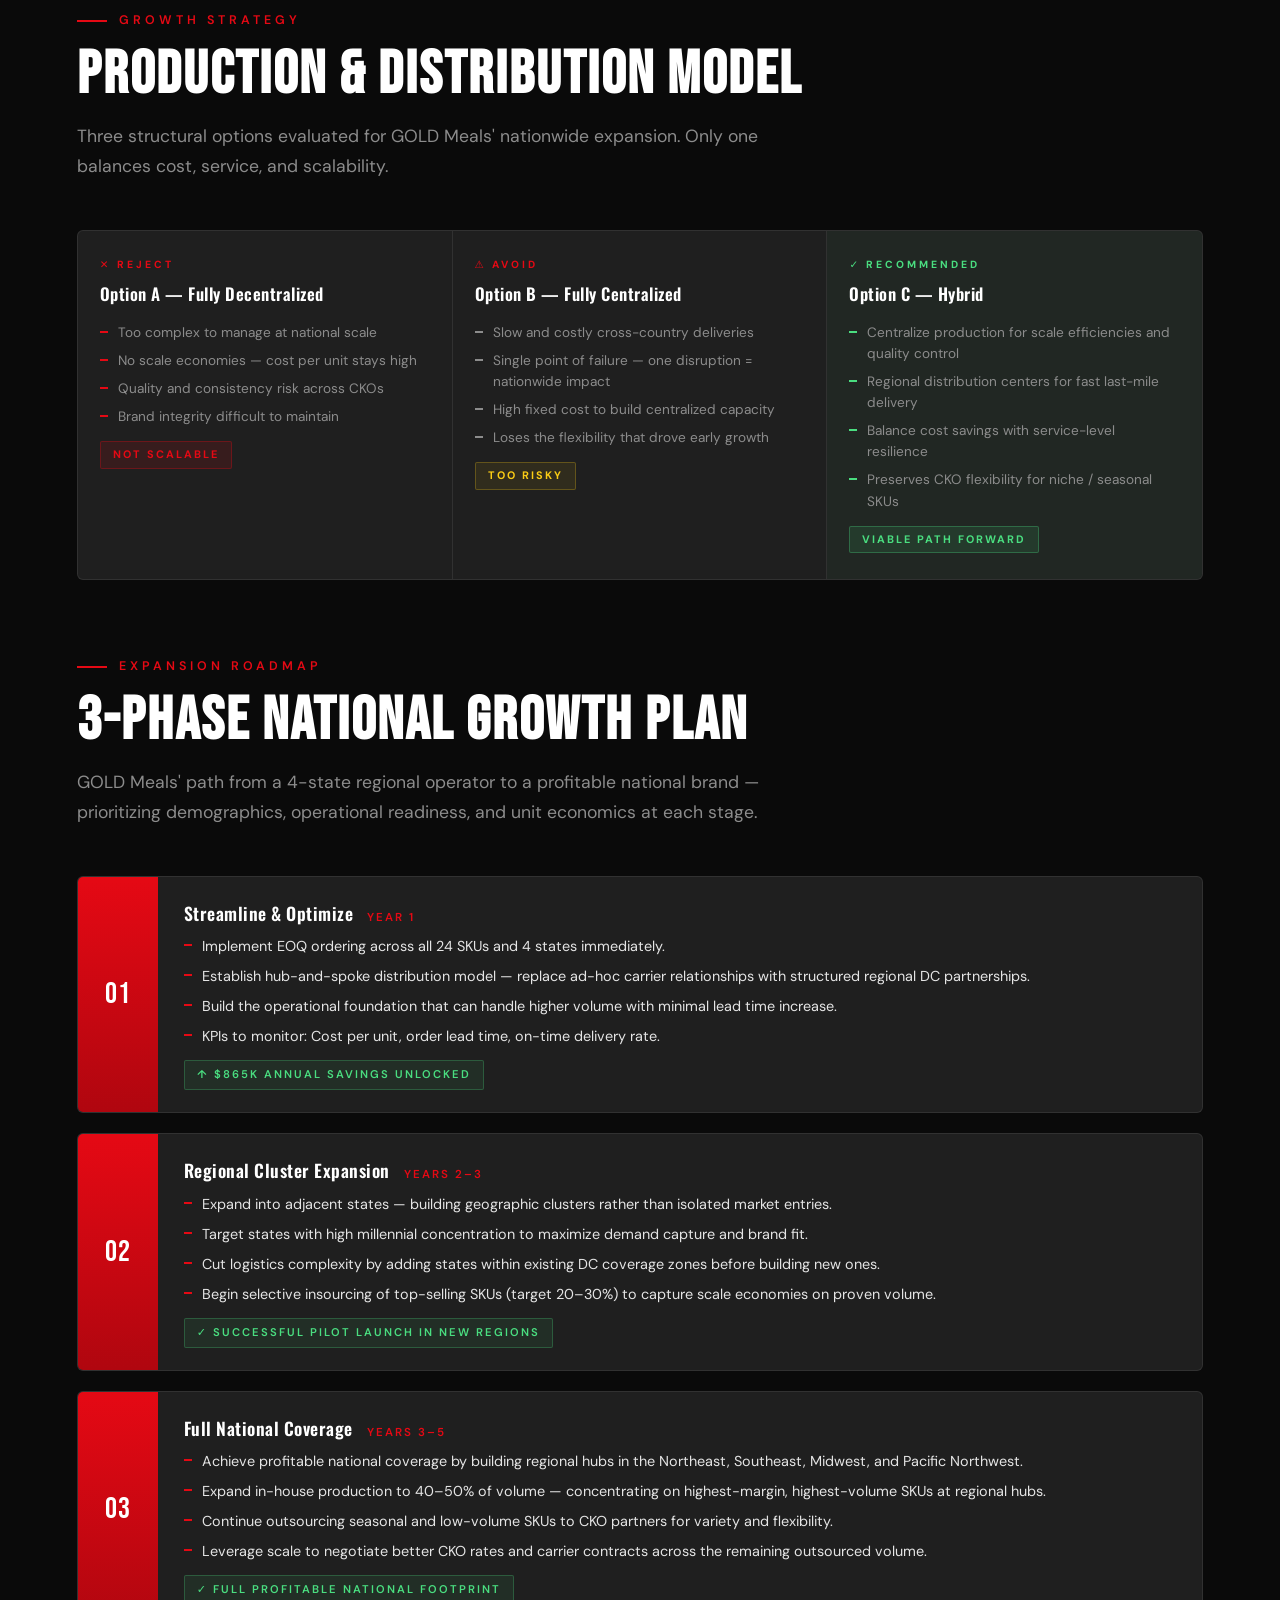
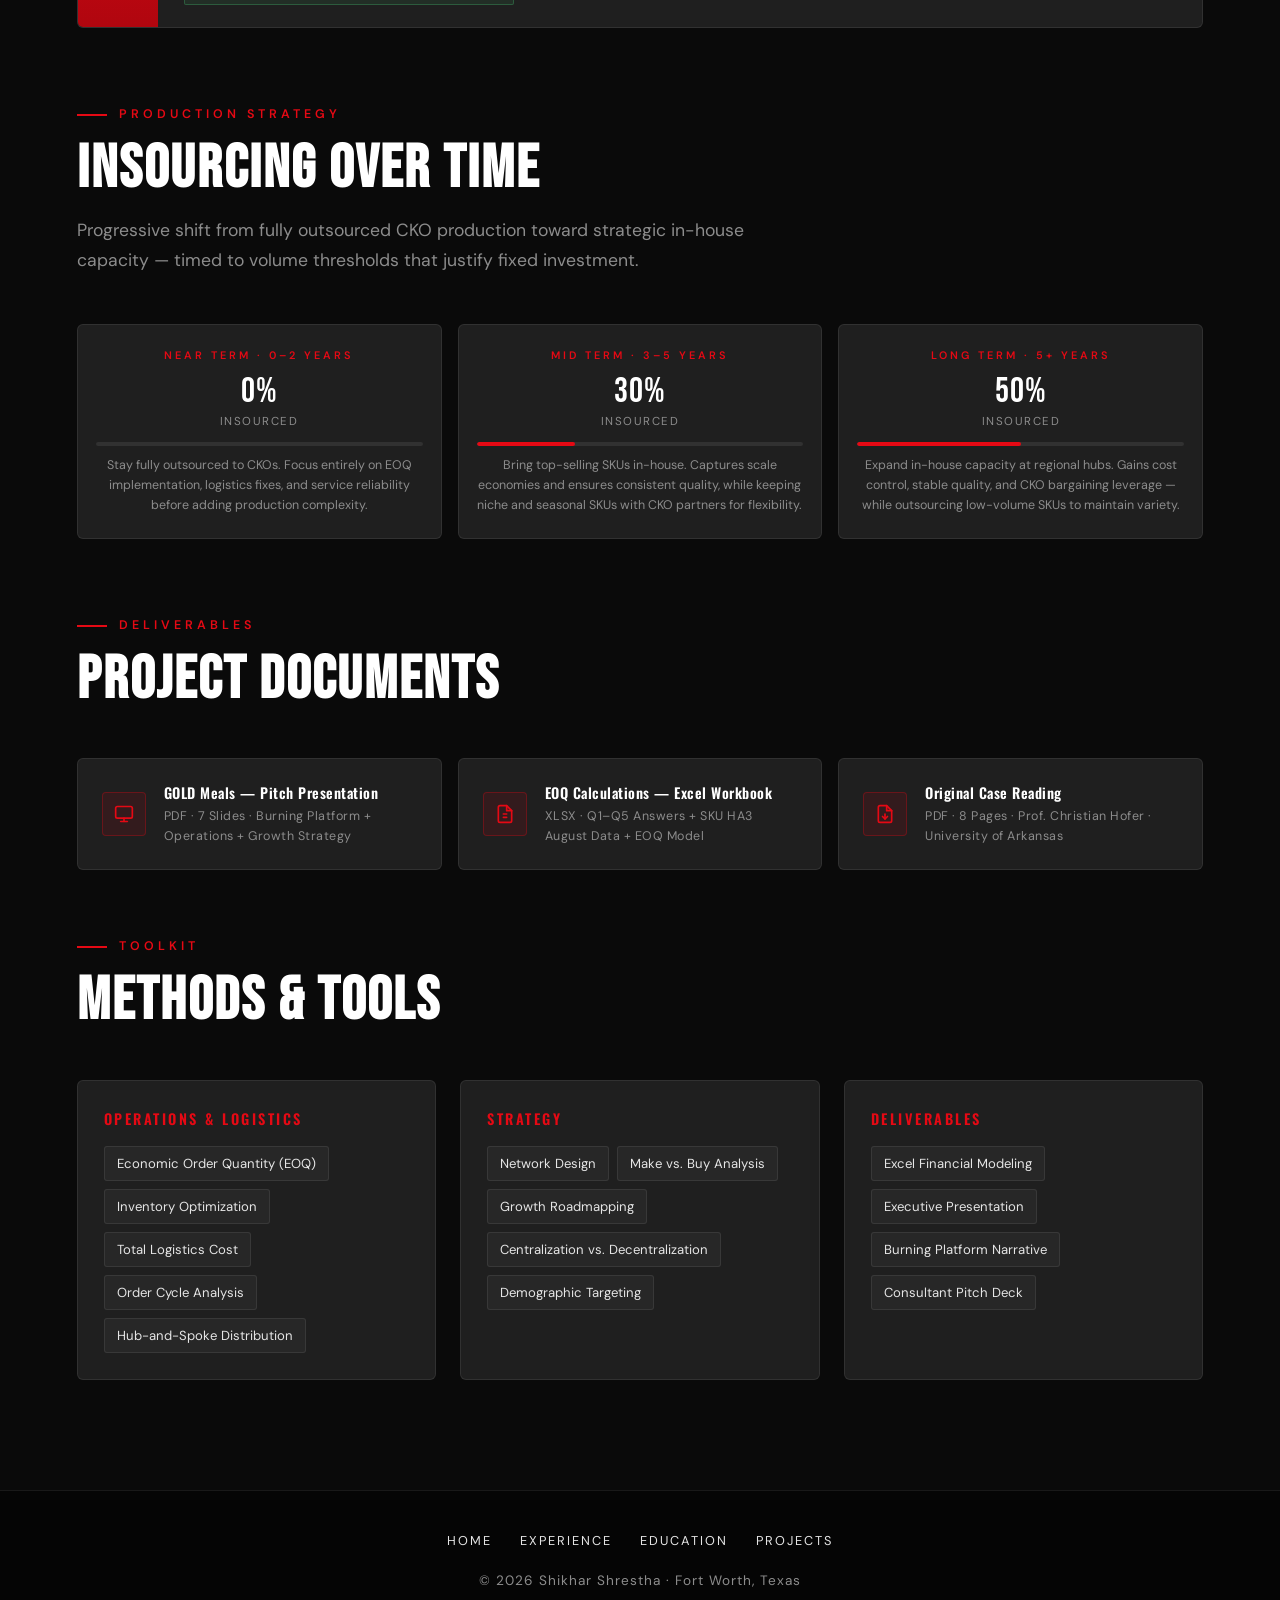
<file: projects/goldmealcaseanalysis.html>
<!DOCTYPE html>
<html lang="en">
<head>
  <meta charset="UTF-8" />
  <meta name="viewport" content="width=device-width, initial-scale=1.0" />
  <meta name="description" content="GOLD Meals Supply Chain Case Study — EOQ optimization and national growth strategy by Shikhar Shrestha. University of Arkansas MBA, Supply Chain Group Project." />
  <title>GOLD Meals Case Study | Shikhar Shrestha</title>
  <link rel="stylesheet" href="../css/styles.css" />
  <link rel="icon" type="image/svg+xml" href="data:image/svg+xml,%3Csvg xmlns='http://www.w3.org/2000/svg' viewBox='0 0 32 32'%3E%3Crect width='32' height='32' fill='%23141414'/%3E%3Ctext x='50%25' y='50%25' text-anchor='middle' dominant-baseline='central' fill='%23E50914' font-family='Arial Black' font-size='22' font-weight='900'%3ES%3C/text%3E%3C/svg%3E" />
  <style>
    .project-hero {
      padding: 140px 6% 60px;
      max-width: 1400px;
      margin: 0 auto;
    }
    .back-link {
      display: inline-flex;
      align-items: center;
      gap: 8px;
      font-size: 0.78rem;
      letter-spacing: 3px;
      text-transform: uppercase;
      color: var(--text-muted);
      font-weight: 500;
      margin-bottom: 36px;
      transition: color 0.3s ease;
    }
    .back-link:hover { color: var(--netflix-red); }
    .back-link svg { width: 14px; height: 14px; }

    .project-hero-meta {
      display: flex;
      flex-wrap: wrap;
      gap: 10px;
      margin-bottom: 20px;
    }
    .meta-tag {
      font-size: 0.7rem;
      letter-spacing: 3px;
      text-transform: uppercase;
      font-weight: 600;
      padding: 5px 12px;
      border-radius: 2px;
    }
    .meta-tag-red {
      color: var(--netflix-red);
      border: 1px solid var(--netflix-red);
      background: rgba(229,9,20,0.08);
    }
    .meta-tag-ghost {
      color: var(--text-muted);
      border: 1px solid var(--border-subtle);
      background: rgba(255,255,255,0.03);
    }
    .project-hero-title {
      font-family: var(--font-display);
      font-size: clamp(2.4rem, 6vw, 4.8rem);
      letter-spacing: 2px;
      text-transform: uppercase;
      line-height: 1;
      margin-bottom: 18px;
      background: linear-gradient(180deg, #ffffff 0%, #bfbfbf 100%);
      -webkit-background-clip: text;
      background-clip: text;
      -webkit-text-fill-color: transparent;
    }
    .project-hero-sub {
      font-family: var(--font-heading);
      font-size: clamp(1rem, 1.6vw, 1.25rem);
      color: var(--text-muted);
      letter-spacing: 1px;
      text-transform: uppercase;
      font-weight: 400;
    }
    .project-hero-sub span { color: var(--netflix-red); }

    .stat-row {
      display: grid;
      grid-template-columns: repeat(auto-fit, minmax(155px, 1fr));
      gap: 16px;
      margin: 48px 0;
    }
    .stat-box {
      padding: 22px 18px;
      background: linear-gradient(135deg, rgba(229,9,20,0.08) 0%, transparent 100%);
      border: 1px solid rgba(229,9,20,0.2);
      border-radius: 4px;
      text-align: center;
      transition: transform 0.3s ease;
    }
    .stat-box:hover { transform: translateY(-4px); }
    .stat-box .num {
      font-family: var(--font-display);
      font-size: clamp(1.8rem, 3.5vw, 2.4rem);
      color: var(--netflix-red);
      letter-spacing: 1px;
      line-height: 1;
      margin-bottom: 8px;
    }
    .stat-box .lbl {
      font-size: 0.72rem;
      letter-spacing: 2px;
      text-transform: uppercase;
      color: var(--text-muted);
      line-height: 1.5;
    }

    /* Narrative */
    .narrative-grid {
      display: grid;
      grid-template-columns: 1fr 1fr;
      gap: 24px;
      margin: 40px 0;
    }
    @media (max-width: 760px) { .narrative-grid { grid-template-columns: 1fr; } }
    .narrative-card {
      background: var(--bg-card);
      border: 1px solid var(--border-subtle);
      border-radius: 6px;
      padding: 30px 28px;
      position: relative;
      overflow: hidden;
    }
    .narrative-card::before {
      content: '';
      position: absolute;
      top: 0; left: 0;
      width: 4px; height: 100%;
      background: var(--netflix-red);
    }
    .narrative-card h3 {
      font-family: var(--font-heading);
      font-size: 0.85rem;
      letter-spacing: 3px;
      text-transform: uppercase;
      color: var(--netflix-red);
      margin-bottom: 14px;
    }
    .narrative-card p { color: var(--text-secondary); font-size: 0.97rem; line-height: 1.8; }

    /* Team pills */
    .team-row {
      display: flex;
      flex-wrap: wrap;
      gap: 14px;
      margin-top: 28px;
    }
    .team-pill {
      display: flex;
      align-items: center;
      gap: 10px;
      padding: 12px 18px;
      background: var(--bg-card);
      border: 1px solid var(--border-subtle);
      border-radius: 4px;
      font-size: 0.88rem;
      color: var(--text-secondary);
      transition: all 0.3s ease;
    }
    .team-pill:hover { border-color: var(--netflix-red); background: rgba(229,9,20,0.06); }
    .team-pill-dot { width: 8px; height: 8px; background: var(--netflix-red); border-radius: 50%; flex-shrink: 0; }
    .team-pill.you { border-color: rgba(229,9,20,0.4); }
    .team-pill.you .team-pill-dot { box-shadow: 0 0 6px var(--netflix-red); }

    /* Burning platform callout */
    .burning-block {
      background: linear-gradient(135deg, rgba(229,9,20,0.08) 0%, rgba(229,9,20,0.02) 100%);
      border: 1px solid rgba(229,9,20,0.25);
      border-radius: 6px;
      padding: 32px 34px;
      margin-top: 32px;
      position: relative;
      overflow: hidden;
    }
    .burning-block::before {
      content: '';
      position: absolute;
      top: 0; left: 0;
      width: 100%; height: 4px;
      background: var(--netflix-red);
    }
    .burning-block h4 {
      font-family: var(--font-heading);
      font-size: 0.85rem;
      letter-spacing: 3px;
      text-transform: uppercase;
      color: var(--netflix-red);
      margin-bottom: 14px;
    }
    .burning-block p { color: var(--text-secondary); font-size: 0.97rem; line-height: 1.85; }
    .burning-block p + p { margin-top: 12px; }

    /* Cost comparison */
    .cost-vs {
      display: grid;
      grid-template-columns: 1fr auto 1fr;
      gap: 16px;
      align-items: center;
      margin-top: 32px;
    }
    @media (max-width: 600px) {
      .cost-vs { grid-template-columns: 1fr; text-align: center; }
      .vs-arrow { transform: rotate(90deg); }
    }
    .cost-box {
      background: var(--bg-card);
      border: 1px solid var(--border-subtle);
      border-radius: 6px;
      padding: 28px 24px;
      text-align: center;
      transition: all 0.3s ease;
    }
    .cost-box.current { border-color: rgba(229,9,20,0.3); }
    .cost-box.optimized { border-color: rgba(74,222,128,0.3); }
    .cost-box:hover { transform: translateY(-4px); }
    .cost-label {
      font-size: 0.68rem;
      letter-spacing: 3px;
      text-transform: uppercase;
      font-weight: 600;
      margin-bottom: 10px;
    }
    .cost-label.bad { color: var(--netflix-red); }
    .cost-label.good { color: #4ade80; }
    .cost-val {
      font-family: var(--font-display);
      font-size: clamp(2rem, 4vw, 3rem);
      letter-spacing: 1px;
      line-height: 1;
      margin-bottom: 6px;
    }
    .cost-val.bad { color: var(--netflix-red); }
    .cost-val.good { color: #4ade80; }
    .cost-sub { font-size: 0.78rem; color: var(--text-muted); letter-spacing: 1px; }
    .vs-arrow {
      font-family: var(--font-display);
      font-size: 2rem;
      color: var(--text-muted);
      text-align: center;
    }
    .savings-badge {
      display: flex;
      align-items: center;
      justify-content: center;
      gap: 10px;
      margin-top: 20px;
      padding: 16px 24px;
      background: rgba(74,222,128,0.08);
      border: 1px solid rgba(74,222,128,0.25);
      border-radius: 4px;
      font-family: var(--font-display);
      font-size: clamp(1.4rem, 3vw, 2rem);
      color: #4ade80;
      letter-spacing: 2px;
    }
    .savings-badge span {
      font-family: var(--font-body);
      font-size: 0.78rem;
      letter-spacing: 2px;
      text-transform: uppercase;
      color: var(--text-muted);
      font-weight: 500;
    }

    /* EOQ table */
    .eoq-grid {
      display: grid;
      grid-template-columns: repeat(4, 1fr);
      gap: 16px;
      margin-top: 32px;
    }
    @media (max-width: 680px) { .eoq-grid { grid-template-columns: 1fr 1fr; } }
    @media (max-width: 380px) { .eoq-grid { grid-template-columns: 1fr; } }
    .eoq-card {
      background: var(--bg-card);
      border: 1px solid var(--border-subtle);
      border-radius: 6px;
      padding: 22px 18px;
      text-align: center;
      transition: all 0.4s ease;
    }
    .eoq-card:hover { border-color: var(--netflix-red); transform: translateY(-4px); }
    .eoq-state {
      font-family: var(--font-display);
      font-size: 1.4rem;
      letter-spacing: 2px;
      color: var(--text-primary);
      margin-bottom: 6px;
    }
    .eoq-qty {
      font-family: var(--font-display);
      font-size: clamp(1.6rem, 3vw, 2rem);
      color: var(--netflix-red);
      letter-spacing: 1px;
      line-height: 1;
      margin-bottom: 8px;
    }
    .eoq-sub { font-size: 0.7rem; color: var(--text-muted); letter-spacing: 1.5px; text-transform: uppercase; line-height: 1.5; }
    .eoq-costs {
      margin-top: 10px;
      padding-top: 10px;
      border-top: 1px solid var(--border-subtle);
      font-size: 0.75rem;
      color: var(--text-muted);
      line-height: 1.6;
    }

    /* Comparison table */
    .option-grid {
      display: grid;
      grid-template-columns: repeat(3, 1fr);
      gap: 0;
      margin-top: 32px;
      background: var(--bg-card);
      border: 1px solid var(--border-subtle);
      border-radius: 6px;
      overflow: hidden;
    }
    @media (max-width: 640px) { .option-grid { grid-template-columns: 1fr; } }
    .option-col {
      padding: 26px 22px;
      border-right: 1px solid var(--border-subtle);
      transition: background 0.3s ease;
    }
    .option-col:last-child { border-right: none; }
    .option-col.recommended { background: rgba(74,222,128,0.04); border-color: rgba(74,222,128,0.2); }
    .option-col:hover { background: rgba(255,255,255,0.02); }
    .option-label {
      font-size: 0.65rem;
      letter-spacing: 3px;
      text-transform: uppercase;
      font-weight: 700;
      margin-bottom: 8px;
    }
    .option-label.no { color: var(--netflix-red); }
    .option-label.yes { color: #4ade80; }
    .option-name {
      font-family: var(--font-heading);
      font-size: 1.05rem;
      font-weight: 600;
      letter-spacing: 0.5px;
      margin-bottom: 14px;
    }
    .option-items {
      list-style: none;
      display: flex;
      flex-direction: column;
      gap: 7px;
    }
    .option-items li {
      padding-left: 18px;
      position: relative;
      font-size: 0.85rem;
      color: var(--text-muted);
      line-height: 1.55;
    }
    .option-items li::before {
      content: '';
      position: absolute;
      left: 0; top: 9px;
      width: 8px; height: 2px;
    }
    .option-col.bad .option-items li::before { background: var(--netflix-red); }
    .option-col.ok .option-items li::before { background: var(--text-muted); }
    .option-col.recommended .option-items li::before { background: #4ade80; }
    .verdict-chip {
      display: inline-block;
      margin-top: 14px;
      padding: 4px 12px;
      border-radius: 2px;
      font-size: 0.68rem;
      letter-spacing: 2px;
      text-transform: uppercase;
      font-weight: 700;
    }
    .verdict-chip.reject { background: rgba(229,9,20,0.12); color: var(--netflix-red); border: 1px solid rgba(229,9,20,0.3); }
    .verdict-chip.risky { background: rgba(250,204,21,0.08); color: #facc15; border: 1px solid rgba(250,204,21,0.25); }
    .verdict-chip.adopt { background: rgba(74,222,128,0.1); color: #4ade80; border: 1px solid rgba(74,222,128,0.3); }

    /* Roadmap phases */
    .phases-list {
      display: flex;
      flex-direction: column;
      gap: 20px;
      margin-top: 32px;
    }
    .phase-card {
      background: var(--bg-card);
      border: 1px solid var(--border-subtle);
      border-radius: 6px;
      overflow: hidden;
      display: grid;
      grid-template-columns: 80px 1fr;
      transition: all 0.4s cubic-bezier(0.4,0,0.2,1);
    }
    .phase-card:hover { border-color: var(--netflix-red); transform: translateX(6px); box-shadow: var(--shadow-lg); }
    .phase-num {
      background: linear-gradient(180deg, var(--netflix-red) 0%, var(--netflix-red-dark) 100%);
      display: flex;
      align-items: center;
      justify-content: center;
      font-family: var(--font-display);
      font-size: 1.9rem;
      color: #fff;
      letter-spacing: 1px;
      flex-shrink: 0;
    }
    .phase-body { padding: 22px 26px; }
    .phase-header { display: flex; align-items: baseline; gap: 14px; flex-wrap: wrap; margin-bottom: 8px; }
    .phase-title { font-family: var(--font-heading); font-size: 1.1rem; font-weight: 600; letter-spacing: 0.5px; }
    .phase-timeline { font-size: 0.72rem; letter-spacing: 2px; text-transform: uppercase; color: var(--netflix-red); font-weight: 600; }
    .phase-points {
      list-style: none;
      display: flex;
      flex-direction: column;
      gap: 7px;
    }
    .phase-points li {
      padding-left: 18px;
      position: relative;
      color: var(--text-secondary);
      font-size: 0.9rem;
      line-height: 1.6;
    }
    .phase-points li::before {
      content: '';
      position: absolute;
      left: 0; top: 9px;
      width: 8px; height: 2px;
      background: var(--netflix-red);
    }
    .phase-outcome {
      display: inline-flex;
      align-items: center;
      gap: 6px;
      margin-top: 12px;
      padding: 5px 12px;
      background: rgba(74,222,128,0.08);
      border: 1px solid rgba(74,222,128,0.25);
      border-radius: 2px;
      font-size: 0.7rem;
      letter-spacing: 2px;
      text-transform: uppercase;
      color: #4ade80;
      font-weight: 600;
    }

    /* Insourcing progression */
    .insource-row {
      display: grid;
      grid-template-columns: repeat(3, 1fr);
      gap: 16px;
      margin-top: 28px;
    }
    @media (max-width: 560px) { .insource-row { grid-template-columns: 1fr; } }
    .insource-card {
      background: var(--bg-card);
      border: 1px solid var(--border-subtle);
      border-radius: 6px;
      padding: 22px 18px;
      text-align: center;
      transition: all 0.3s ease;
    }
    .insource-card:hover { border-color: var(--netflix-red); transform: translateY(-3px); }
    .insource-horizon {
      font-size: 0.68rem;
      letter-spacing: 3px;
      text-transform: uppercase;
      color: var(--netflix-red);
      font-weight: 600;
      margin-bottom: 10px;
    }
    .insource-pct {
      font-family: var(--font-display);
      font-size: 2.2rem;
      letter-spacing: 1px;
      color: var(--text-primary);
      line-height: 1;
      margin-bottom: 4px;
    }
    .insource-label { font-size: 0.72rem; color: var(--text-muted); letter-spacing: 1.5px; text-transform: uppercase; margin-bottom: 10px; }
    .insource-bar {
      height: 4px;
      background: var(--border-subtle);
      border-radius: 2px;
      overflow: hidden;
      margin: 10px 0;
    }
    .insource-fill {
      height: 100%;
      background: var(--netflix-red);
      border-radius: 2px;
      transition: width 0.6s ease;
    }
    .insource-desc { font-size: 0.78rem; color: var(--text-muted); line-height: 1.6; }

    /* Downloads */
    .download-row {
      display: grid;
      grid-template-columns: repeat(auto-fit, minmax(260px, 1fr));
      gap: 16px;
      margin-top: 28px;
    }
    .download-card {
      display: flex;
      align-items: center;
      gap: 18px;
      background: var(--bg-card);
      border: 1px solid var(--border-subtle);
      border-radius: 6px;
      padding: 22px 24px;
      transition: all 0.4s ease;
      text-decoration: none;
      color: inherit;
    }
    .download-card:hover { border-color: var(--netflix-red); background: var(--bg-card-hover); transform: translateY(-3px); color: inherit; }
    .download-icon {
      width: 44px; height: 44px;
      background: rgba(229,9,20,0.1);
      border: 1px solid rgba(229,9,20,0.3);
      border-radius: 4px;
      display: flex;
      align-items: center;
      justify-content: center;
      flex-shrink: 0;
    }
    .download-icon svg { width: 20px; height: 20px; color: var(--netflix-red); }
    .download-info h4 { font-family: var(--font-heading); font-size: 0.9rem; font-weight: 600; letter-spacing: 0.5px; margin-bottom: 3px; }
    .download-info p { font-size: 0.78rem; color: var(--text-muted); letter-spacing: 0.5px; }

    @media (max-width: 640px) {
      .phase-card { grid-template-columns: 56px 1fr; }
      .phase-num { font-size: 1.4rem; }
      .option-col { border-right: none; border-bottom: 1px solid var(--border-subtle); }
    }
  </style>
</head>
<body>

  <!-- NAVIGATION -->
  <nav class="nav">
    <div class="nav-inner">
      <a href="../index.html" class="nav-logo">SHIKHAR<span>.</span></a>
      <button class="nav-toggle" aria-label="Menu">☰</button>
      <ul class="nav-links">
        <li><a href="../index.html">Home</a></li>
        <li><a href="../experience.html">Experience</a></li>
        <li><a href="../education.html">Education</a></li>
        <li><a href="../projects.html" class="active">Projects</a></li>
      </ul>
    </div>
  </nav>

  <!-- HERO -->
  <div class="project-hero">
    <a href="../projects.html" class="back-link reveal">
      <svg viewBox="0 0 24 24" fill="none" stroke="currentColor" stroke-width="2" stroke-linecap="round" stroke-linejoin="round"><polyline points="15 18 9 12 15 6"></polyline></svg>
      Back to Projects
    </a>

    <div class="project-hero-meta reveal reveal-delay-1">
      <span class="meta-tag meta-tag-red">Supply Chain · Operations</span>
      <span class="meta-tag meta-tag-ghost">University of Arkansas</span>
      <span class="meta-tag meta-tag-ghost">Group Project</span>
      <span class="meta-tag meta-tag-ghost">MBA · 2025</span>
    </div>

    <h1 class="project-hero-title reveal reveal-delay-1">GOLD Meals<br>Case Study</h1>
    <p class="project-hero-sub reveal reveal-delay-2">
      EOQ Optimization · <span>Logistics Cost Reduction · National Growth Strategy</span>
    </p>

    <div class="stat-row">
      <div class="stat-box reveal reveal-delay-1">
        <div class="num">4</div>
        <div class="lbl">Team Members</div>
      </div>
      <div class="stat-box reveal reveal-delay-1">
        <div class="num">$1.18M</div>
        <div class="lbl">Current Annual Logistics Cost</div>
      </div>
      <div class="stat-box reveal reveal-delay-2">
        <div class="num">$866K</div>
        <div class="lbl">Annual Savings Identified</div>
      </div>
      <div class="stat-box reveal reveal-delay-2">
        <div class="num">73%</div>
        <div class="lbl">Cost Reduction Achieved</div>
      </div>
      <div class="stat-box reveal reveal-delay-3">
        <div class="num">3</div>
        <div class="lbl">Phase Growth Roadmap</div>
      </div>
    </div>
  </div>

  <!-- MAIN CONTENT -->
  <section class="section" style="padding-top: 0;">

    <!-- TEAM -->
    <div class="section-header">
      <div class="section-label reveal">The Team</div>
      <h2 class="section-title reveal reveal-delay-1">Collaborators</h2>
    </div>
    <div class="team-row">
      <div class="team-pill you reveal"><span class="team-pill-dot"></span>Shikhar Shrestha</div>
      <div class="team-pill reveal reveal-delay-1"><span class="team-pill-dot"></span>Soumen Patel</div>
      <div class="team-pill reveal reveal-delay-2"><span class="team-pill-dot"></span>Brandon Wallace</div>
      <div class="team-pill reveal reveal-delay-3"><span class="team-pill-dot"></span>Josh McCarroll</div>
    </div>

    <!-- NARRATIVE -->
    <div class="narrative-grid" style="margin-top: 48px;">
      <div class="narrative-card reveal">
        <h3>The Challenge</h3>
        <p>
          GOLD Meals — a small frozen meal startup selling 24 SKUs across Arizona, Colorado, Nevada, and Utah — ran what their Operations Manager proudly called a "zero-inventory operation." In practice, this meant placing individual orders every time demand hit 100 units, generating $1.18M in annual logistics costs from excessive ordering cycles and fragmented shipments. Retailers were grumbling about a five-day lead time in a fast-moving category where empty shelves cost sales. The company needed to prove its operations were worth scaling before pursuing nationwide growth.
        </p>
      </div>
      <div class="narrative-card reveal reveal-delay-1">
        <h3>The Approach</h3>
        <p>
          As outside consultants pitching for the engagement, the team built a compelling "burning platform" — quantifying exactly how much the current approach was costing GOLD Meals and demonstrating the savings achievable through Economic Order Quantity (EOQ) optimization. EOQ calculations were performed per state using August demand, ordering costs, and holding costs for SKU HA3, then extrapolated across all 24 SKUs and 12 months. Separately, the team analyzed three distribution models and built a three-phase national expansion roadmap with a progressive insourcing strategy.
        </p>
      </div>
    </div>

    <!-- BURNING PLATFORM -->
    <div class="section-header" style="margin-top: 70px;">
      <div class="section-label reveal">The Burning Platform</div>
      <h2 class="section-title reveal reveal-delay-1">Why GOLD Meals Had to Act</h2>
    </div>

    <div class="burning-block reveal">
      <h4>The Zero-Inventory Myth</h4>
      <p>
        GOLD Meals' Operations Manager believed "zero inventory" was a cost-saving strategy. In reality, it was the most expensive approach possible. Placing a new order every time demand crossed 100 units meant far too many order cycles — each carrying fixed order-processing costs ($90–$100 per CKO) and carrier shipping fees ($80–$110 per shipment) — with no regard for the optimal trade-off between ordering frequency and holding costs.
      </p>
      <p>
        With a unit cost of $5.50 and a 45% annual holding cost factor ($2.48 per unit per year in refrigerated storage), the math was clear: GOLD Meals was over-ordering relative to the economic optimum, and the compounded annual cost across all 24 SKUs was <strong style="color:var(--netflix-red);">$1,180,800</strong>. The frozen meal market topped $64 billion in the US — but GOLD Meals couldn't get to scale on broken logistics.
      </p>
    </div>

    <!-- COST COMPARISON -->
    <div class="section-header" style="margin-top: 70px;">
      <div class="section-label reveal">Operational Analysis</div>
      <h2 class="section-title reveal reveal-delay-1">The EOQ Opportunity</h2>
      <p class="section-subtitle reveal reveal-delay-2">
        Applying Economic Order Quantity principles to determine the optimal order size that minimizes the total of ordering costs and holding costs per state.
      </p>
    </div>

    <div class="cost-vs reveal">
      <div class="cost-box current">
        <div class="cost-label bad">Current Method</div>
        <div class="cost-val bad">$1,180,800</div>
        <div class="cost-sub">Annual · All 24 SKUs</div>
        <div class="cost-sub" style="margin-top:6px; font-size:0.7rem;">Ad-hoc ordering — 100-unit trigger</div>
      </div>
      <div class="vs-arrow">→</div>
      <div class="cost-box optimized">
        <div class="cost-label good">EOQ Optimized</div>
        <div class="cost-val good">$315,138</div>
        <div class="cost-sub">Annual · All 24 SKUs</div>
        <div class="cost-sub" style="margin-top:6px; font-size:0.7rem;">Optimal order quantities per state</div>
      </div>
    </div>

    <div class="savings-badge reveal">
      $865,662 Annual Savings
      <span>— 73.3% Cost Reduction</span>
    </div>

    <!-- EOQ BY STATE -->
    <div class="section-header" style="margin-top: 60px;">
      <div class="section-label reveal">Q3 Answer</div>
      <h2 class="section-title reveal reveal-delay-1">Optimal Ordering Policy by State</h2>
      <p class="section-subtitle reveal reveal-delay-2">
        EOQ calculated per state using August demand for SKU HA3. Order size per state assumes continuous demand and constant lead times.
      </p>
    </div>

    <div class="eoq-grid">
      <div class="eoq-card reveal">
        <div class="eoq-state">AZ</div>
        <div class="eoq-qty">1,495</div>
        <div class="eoq-sub">Units per order</div>
        <div class="eoq-costs">
          Order cost: $180 / order<br>
          Monthly demand: 1,280 units<br>
          Holding cost: $2.48 / unit / yr
        </div>
      </div>
      <div class="eoq-card reveal reveal-delay-1">
        <div class="eoq-state">CO</div>
        <div class="eoq-qty">1,629</div>
        <div class="eoq-sub">Units per order</div>
        <div class="eoq-costs">
          Order cost: $180 / order<br>
          Monthly demand: 1,520 units<br>
          Holding cost: $2.48 / unit / yr
        </div>
      </div>
      <div class="eoq-card reveal reveal-delay-2">
        <div class="eoq-state">NV</div>
        <div class="eoq-qty">1,037</div>
        <div class="eoq-sub">Units per order</div>
        <div class="eoq-costs">
          Order cost: $200 / order<br>
          Monthly demand: 555 units<br>
          Holding cost: $2.48 / unit / yr
        </div>
      </div>
      <div class="eoq-card reveal reveal-delay-3">
        <div class="eoq-state">UT</div>
        <div class="eoq-qty">1,144</div>
        <div class="eoq-sub">Units per order</div>
        <div class="eoq-costs">
          Order cost: $160 / order<br>
          Monthly demand: 844 units<br>
          Holding cost: $2.48 / unit / yr
        </div>
      </div>
    </div>

    <div class="summary-text reveal" style="margin-top: 28px;">
      Lead time does not change under the EOQ model — the five-day fulfillment window (2-day ingredient procurement + 2-day production + 1-day delivery) is driven by the CKO process, not order frequency. The EOQ optimization lowers total logistics cost purely through smarter order sizing, not by compressing the supply chain clock.
    </div>

    <!-- DISTRIBUTION MODEL -->
    <div class="section-header" style="margin-top: 70px;">
      <div class="section-label reveal">Growth Strategy</div>
      <h2 class="section-title reveal reveal-delay-1">Production &amp; Distribution Model</h2>
      <p class="section-subtitle reveal reveal-delay-2">
        Three structural options evaluated for GOLD Meals' nationwide expansion. Only one balances cost, service, and scalability.
      </p>
    </div>

    <div class="option-grid reveal">
      <div class="option-col bad">
        <div class="option-label no">✕ Reject</div>
        <div class="option-name">Option A — Fully Decentralized</div>
        <ul class="option-items">
          <li>Too complex to manage at national scale</li>
          <li>No scale economies — cost per unit stays high</li>
          <li>Quality and consistency risk across CKOs</li>
          <li>Brand integrity difficult to maintain</li>
        </ul>
        <span class="verdict-chip reject">Not Scalable</span>
      </div>
      <div class="option-col ok">
        <div class="option-label no">⚠ Avoid</div>
        <div class="option-name">Option B — Fully Centralized</div>
        <ul class="option-items">
          <li>Slow and costly cross-country deliveries</li>
          <li>Single point of failure — one disruption = nationwide impact</li>
          <li>High fixed cost to build centralized capacity</li>
          <li>Loses the flexibility that drove early growth</li>
        </ul>
        <span class="verdict-chip risky">Too Risky</span>
      </div>
      <div class="option-col recommended">
        <div class="option-label yes">✓ Recommended</div>
        <div class="option-name">Option C — Hybrid</div>
        <ul class="option-items">
          <li>Centralize production for scale efficiencies and quality control</li>
          <li>Regional distribution centers for fast last-mile delivery</li>
          <li>Balance cost savings with service-level resilience</li>
          <li>Preserves CKO flexibility for niche / seasonal SKUs</li>
        </ul>
        <span class="verdict-chip adopt">Viable Path Forward</span>
      </div>
    </div>

    <!-- GROWTH ROADMAP -->
    <div class="section-header" style="margin-top: 70px;">
      <div class="section-label reveal">Expansion Roadmap</div>
      <h2 class="section-title reveal reveal-delay-1">3-Phase National Growth Plan</h2>
      <p class="section-subtitle reveal reveal-delay-2">
        GOLD Meals' path from a 4-state regional operator to a profitable national brand — prioritizing demographics, operational readiness, and unit economics at each stage.
      </p>
    </div>

    <div class="phases-list">
      <div class="phase-card reveal">
        <div class="phase-num">01</div>
        <div class="phase-body">
          <div class="phase-header">
            <span class="phase-title">Streamline &amp; Optimize</span>
            <span class="phase-timeline">Year 1</span>
          </div>
          <ul class="phase-points">
            <li>Implement EOQ ordering across all 24 SKUs and 4 states immediately.</li>
            <li>Establish hub-and-spoke distribution model — replace ad-hoc carrier relationships with structured regional DC partnerships.</li>
            <li>Build the operational foundation that can handle higher volume with minimal lead time increase.</li>
            <li>KPIs to monitor: Cost per unit, order lead time, on-time delivery rate.</li>
          </ul>
          <span class="phase-outcome">↑ $865K Annual Savings Unlocked</span>
        </div>
      </div>
      <div class="phase-card reveal reveal-delay-1">
        <div class="phase-num">02</div>
        <div class="phase-body">
          <div class="phase-header">
            <span class="phase-title">Regional Cluster Expansion</span>
            <span class="phase-timeline">Years 2–3</span>
          </div>
          <ul class="phase-points">
            <li>Expand into adjacent states — building geographic clusters rather than isolated market entries.</li>
            <li>Target states with high millennial concentration to maximize demand capture and brand fit.</li>
            <li>Cut logistics complexity by adding states within existing DC coverage zones before building new ones.</li>
            <li>Begin selective insourcing of top-selling SKUs (target 20–30%) to capture scale economies on proven volume.</li>
          </ul>
          <span class="phase-outcome">✓ Successful Pilot Launch in New Regions</span>
        </div>
      </div>
      <div class="phase-card reveal reveal-delay-2">
        <div class="phase-num">03</div>
        <div class="phase-body">
          <div class="phase-header">
            <span class="phase-title">Full National Coverage</span>
            <span class="phase-timeline">Years 3–5</span>
          </div>
          <ul class="phase-points">
            <li>Achieve profitable national coverage by building regional hubs in the Northeast, Southeast, Midwest, and Pacific Northwest.</li>
            <li>Expand in-house production to 40–50% of volume — concentrating on highest-margin, highest-volume SKUs at regional hubs.</li>
            <li>Continue outsourcing seasonal and low-volume SKUs to CKO partners for variety and flexibility.</li>
            <li>Leverage scale to negotiate better CKO rates and carrier contracts across the remaining outsourced volume.</li>
          </ul>
          <span class="phase-outcome">✓ Full Profitable National Footprint</span>
        </div>
      </div>
    </div>

    <!-- INSOURCING PROGRESSION -->
    <div class="section-header" style="margin-top: 70px;">
      <div class="section-label reveal">Production Strategy</div>
      <h2 class="section-title reveal reveal-delay-1">Insourcing Over Time</h2>
      <p class="section-subtitle reveal reveal-delay-2">
        Progressive shift from fully outsourced CKO production toward strategic in-house capacity — timed to volume thresholds that justify fixed investment.
      </p>
    </div>

    <div class="insource-row">
      <div class="insource-card reveal">
        <div class="insource-horizon">Near Term · 0–2 Years</div>
        <div class="insource-pct">0%</div>
        <div class="insource-label">Insourced</div>
        <div class="insource-bar"><div class="insource-fill" style="width:0%"></div></div>
        <div class="insource-desc">Stay fully outsourced to CKOs. Focus entirely on EOQ implementation, logistics fixes, and service reliability before adding production complexity.</div>
      </div>
      <div class="insource-card reveal reveal-delay-1">
        <div class="insource-horizon">Mid Term · 3–5 Years</div>
        <div class="insource-pct">30%</div>
        <div class="insource-label">Insourced</div>
        <div class="insource-bar"><div class="insource-fill" style="width:30%"></div></div>
        <div class="insource-desc">Bring top-selling SKUs in-house. Captures scale economies and ensures consistent quality, while keeping niche and seasonal SKUs with CKO partners for flexibility.</div>
      </div>
      <div class="insource-card reveal reveal-delay-2">
        <div class="insource-horizon">Long Term · 5+ Years</div>
        <div class="insource-pct">50%</div>
        <div class="insource-label">Insourced</div>
        <div class="insource-bar"><div class="insource-fill" style="width:50%"></div></div>
        <div class="insource-desc">Expand in-house capacity at regional hubs. Gains cost control, stable quality, and CKO bargaining leverage — while outsourcing low-volume SKUs to maintain variety.</div>
      </div>
    </div>

    <!-- DOWNLOADS -->
    <div class="section-header" style="margin-top: 70px;">
      <div class="section-label reveal">Deliverables</div>
      <h2 class="section-title reveal reveal-delay-1">Project Documents</h2>
    </div>

    <div class="download-row reveal">
      <a href="../assets/projects/SupplyChain_UniversityofArkansas/GroupProject/GOLDMeals_Presentation.pdf"
         target="_blank" rel="noopener" class="download-card">
        <div class="download-icon">
          <svg viewBox="0 0 24 24" fill="none" stroke="currentColor" stroke-width="2" stroke-linecap="round" stroke-linejoin="round">
            <rect x="2" y="3" width="20" height="14" rx="2" ry="2"></rect>
            <line x1="8" y1="21" x2="16" y2="21"></line>
            <line x1="12" y1="17" x2="12" y2="21"></line>
          </svg>
        </div>
        <div class="download-info">
          <h4>GOLD Meals — Pitch Presentation</h4>
          <p>PDF · 7 Slides · Burning Platform + Operations + Growth Strategy</p>
        </div>
      </a>
      <a href="../assets/projects/SupplyChain_UniversityofArkansas/GroupProject/GOLDMeals_Excel24.xlsx"
         target="_blank" rel="noopener" class="download-card">
        <div class="download-icon">
          <svg viewBox="0 0 24 24" fill="none" stroke="currentColor" stroke-width="2" stroke-linecap="round" stroke-linejoin="round">
            <path d="M14 2H6a2 2 0 0 0-2 2v16a2 2 0 0 0 2 2h12a2 2 0 0 0 2-2V8z"></path>
            <polyline points="14 2 14 8 20 8"></polyline>
            <line x1="10" y1="12" x2="14" y2="12"></line>
            <line x1="10" y1="16" x2="14" y2="16"></line>
          </svg>
        </div>
        <div class="download-info">
          <h4>EOQ Calculations — Excel Workbook</h4>
          <p>XLSX · Q1–Q5 Answers + SKU HA3 August Data + EOQ Model</p>
        </div>
      </a>
      <a href="../assets/projects/SupplyChain_UniversityofArkansas/GroupProject/GOLDMeals_Case24.pdf"
         target="_blank" rel="noopener" class="download-card">
        <div class="download-icon">
          <svg viewBox="0 0 24 24" fill="none" stroke="currentColor" stroke-width="2" stroke-linecap="round" stroke-linejoin="round">
            <path d="M14 2H6a2 2 0 0 0-2 2v16a2 2 0 0 0 2 2h12a2 2 0 0 0 2-2V8z"></path>
            <polyline points="14 2 14 8 20 8"></polyline>
            <line x1="12" y1="18" x2="12" y2="12"></line>
            <polyline points="9 15 12 18 15 15"></polyline>
          </svg>
        </div>
        <div class="download-info">
          <h4>Original Case Reading</h4>
          <p>PDF · 8 Pages · Prof. Christian Hofer · University of Arkansas</p>
        </div>
      </a>
    </div>

    <!-- TOOLS & METHODS -->
    <div class="skills-section">
      <div class="section-header">
        <div class="section-label reveal">Toolkit</div>
        <h2 class="section-title reveal reveal-delay-1">Methods &amp; Tools</h2>
      </div>
      <div class="skills-grid">
        <div class="skill-group reveal">
          <h4>Operations &amp; Logistics</h4>
          <div class="skill-pills">
            <span class="skill-pill">Economic Order Quantity (EOQ)</span>
            <span class="skill-pill">Inventory Optimization</span>
            <span class="skill-pill">Total Logistics Cost</span>
            <span class="skill-pill">Order Cycle Analysis</span>
            <span class="skill-pill">Hub-and-Spoke Distribution</span>
          </div>
        </div>
        <div class="skill-group reveal reveal-delay-1">
          <h4>Strategy</h4>
          <div class="skill-pills">
            <span class="skill-pill">Network Design</span>
            <span class="skill-pill">Make vs. Buy Analysis</span>
            <span class="skill-pill">Growth Roadmapping</span>
            <span class="skill-pill">Centralization vs. Decentralization</span>
            <span class="skill-pill">Demographic Targeting</span>
          </div>
        </div>
        <div class="skill-group reveal reveal-delay-2">
          <h4>Deliverables</h4>
          <div class="skill-pills">
            <span class="skill-pill">Excel Financial Modeling</span>
            <span class="skill-pill">Executive Presentation</span>
            <span class="skill-pill">Burning Platform Narrative</span>
            <span class="skill-pill">Consultant Pitch Deck</span>
          </div>
        </div>
      </div>
    </div>

  </section>

  <!-- FOOTER -->
  <footer class="footer">
    <div class="footer-links">
      <a href="../index.html">Home</a>
      <a href="../experience.html">Experience</a>
      <a href="../education.html">Education</a>
      <a href="../projects.html">Projects</a>
    </div>
    <p>© <span id="year"></span> Shikhar Shrestha · Fort Worth, Texas</p>
  </footer>

  <script>document.getElementById('year').textContent = new Date().getFullYear();</script>
  <script src="../js/main.js"></script>
</body>
</html>
</file>
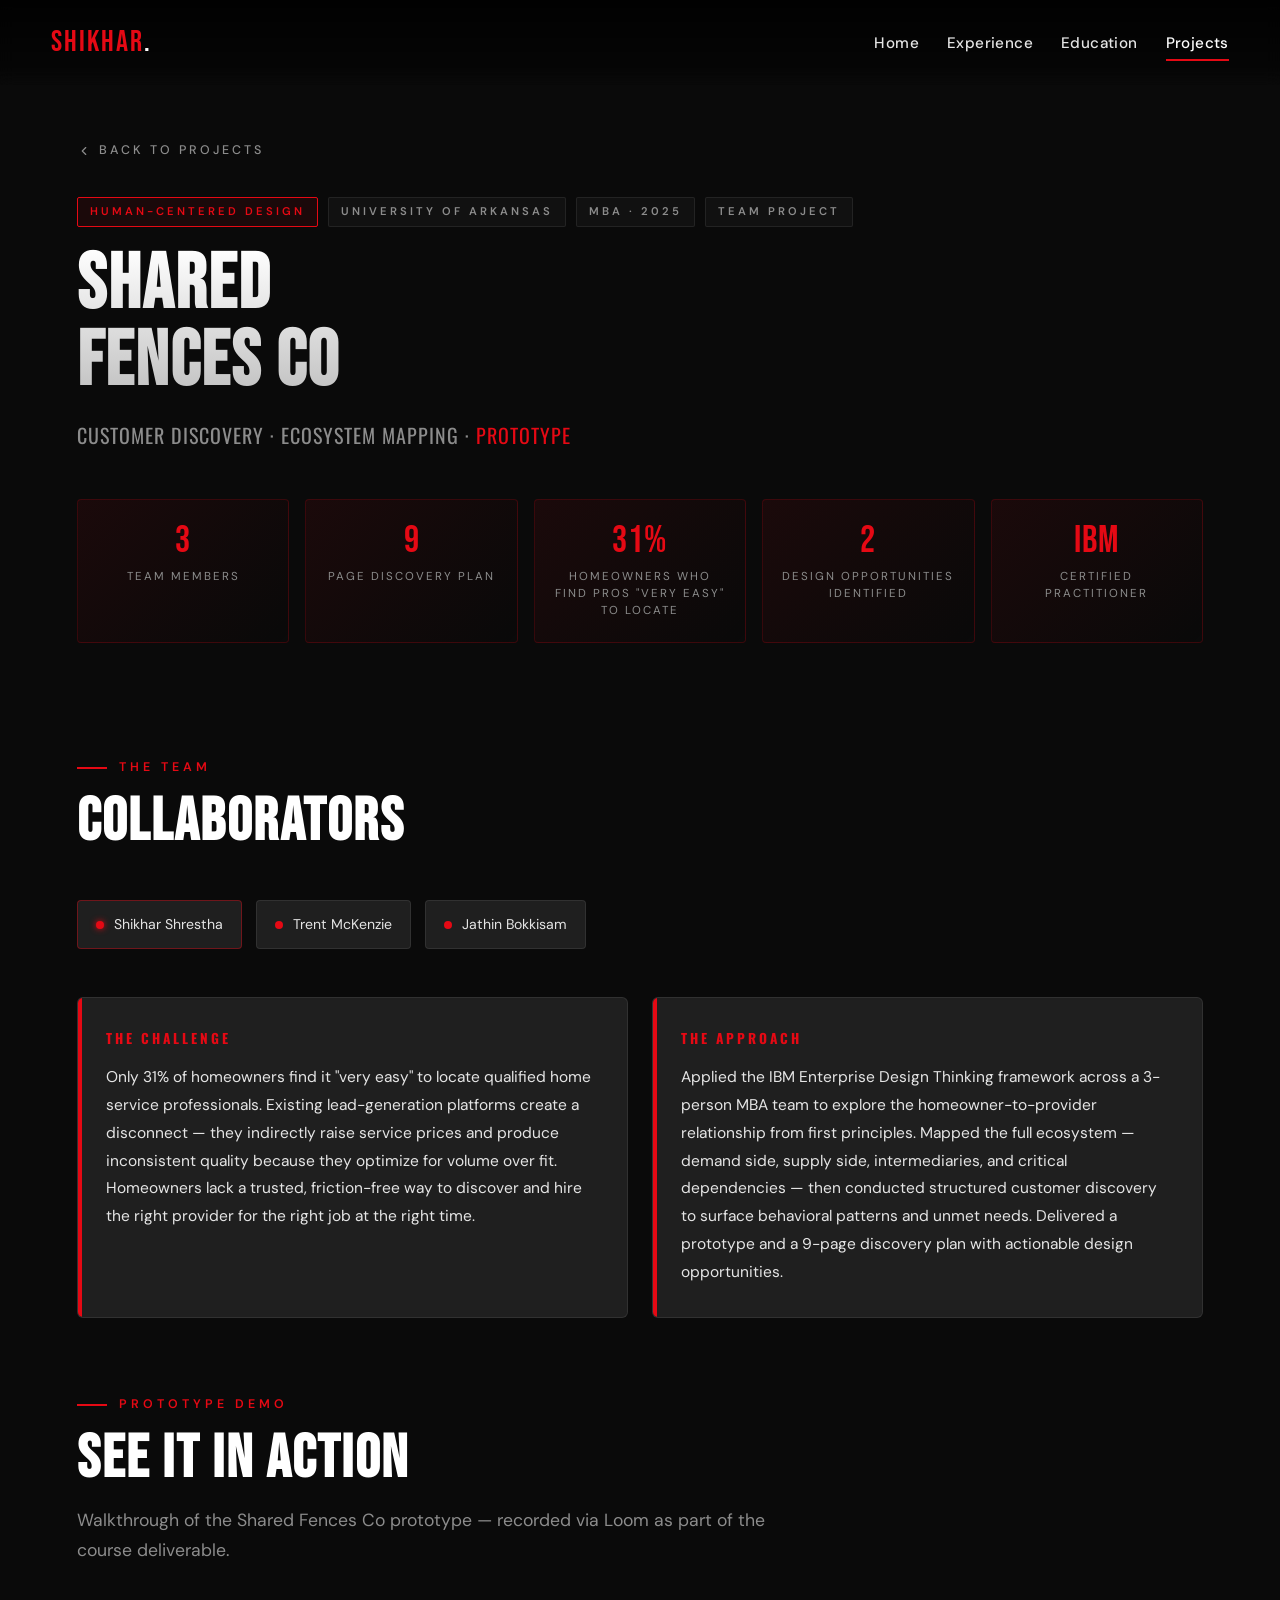
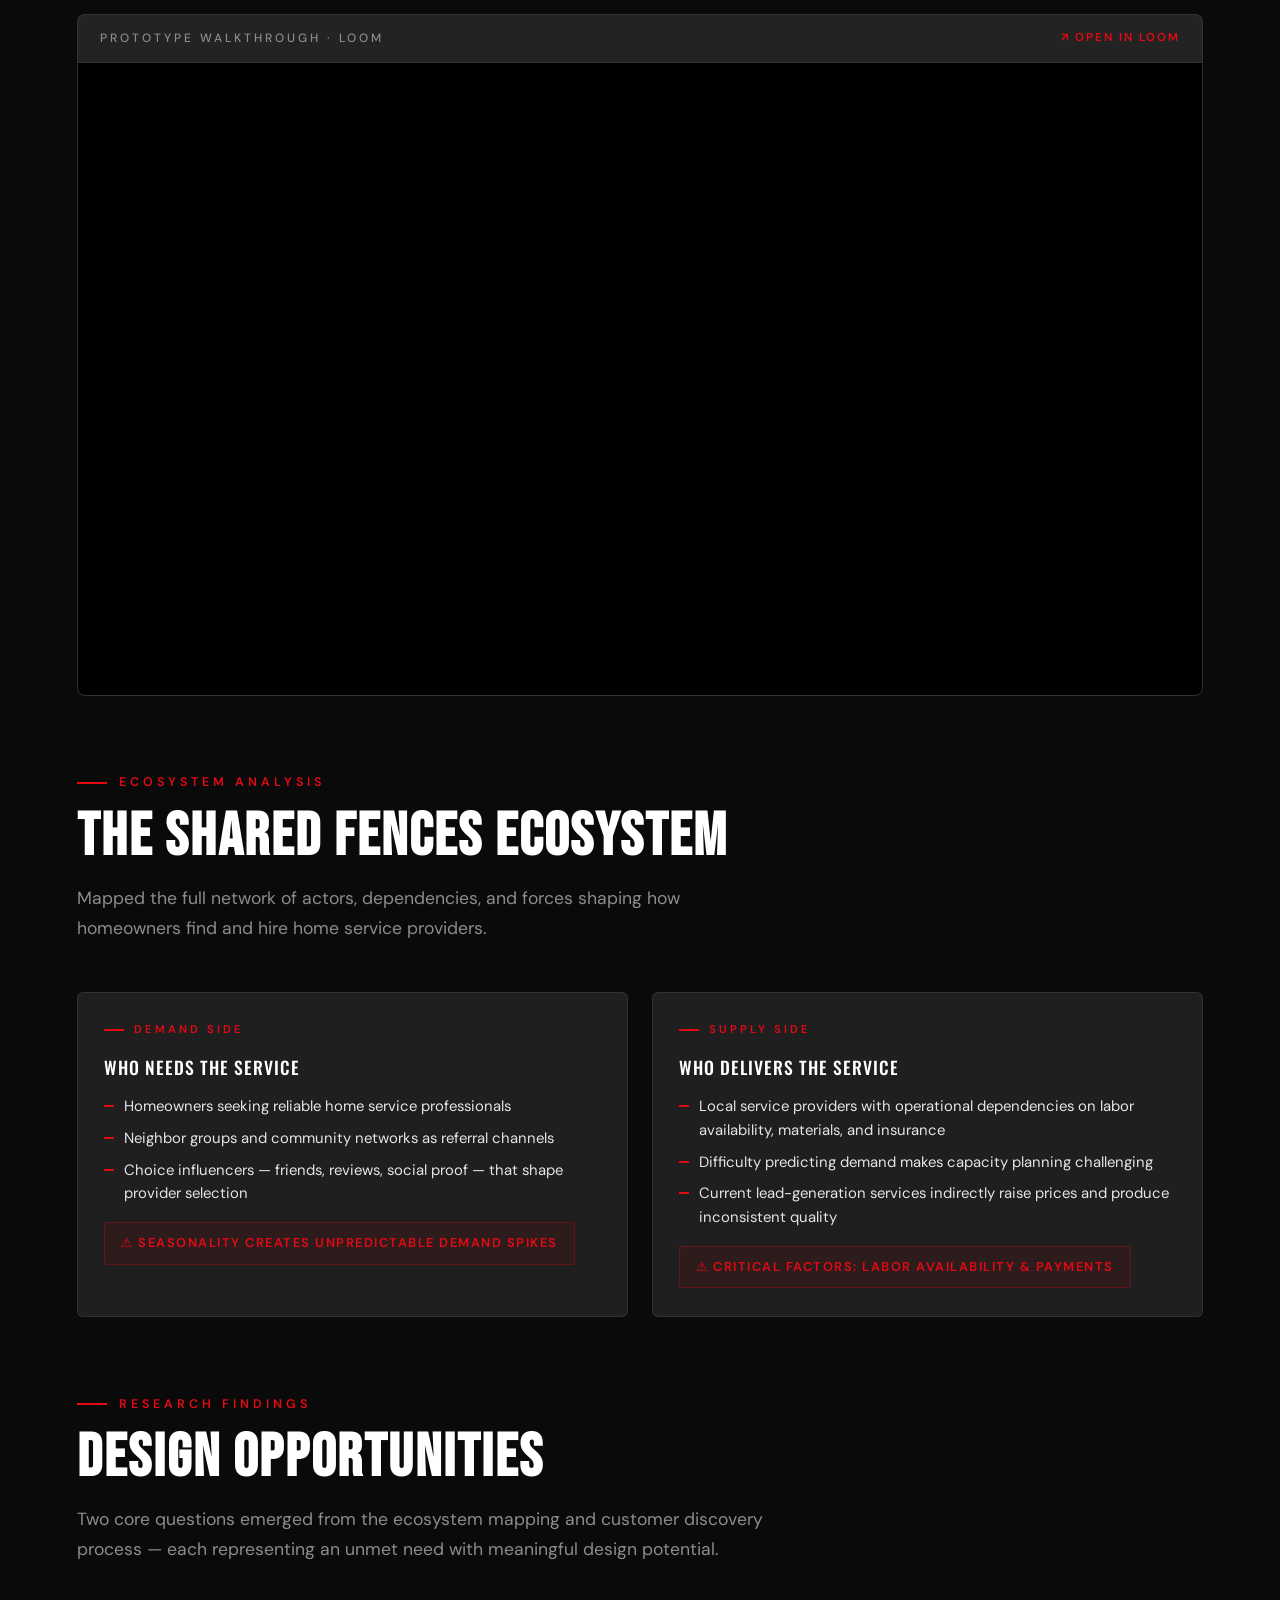
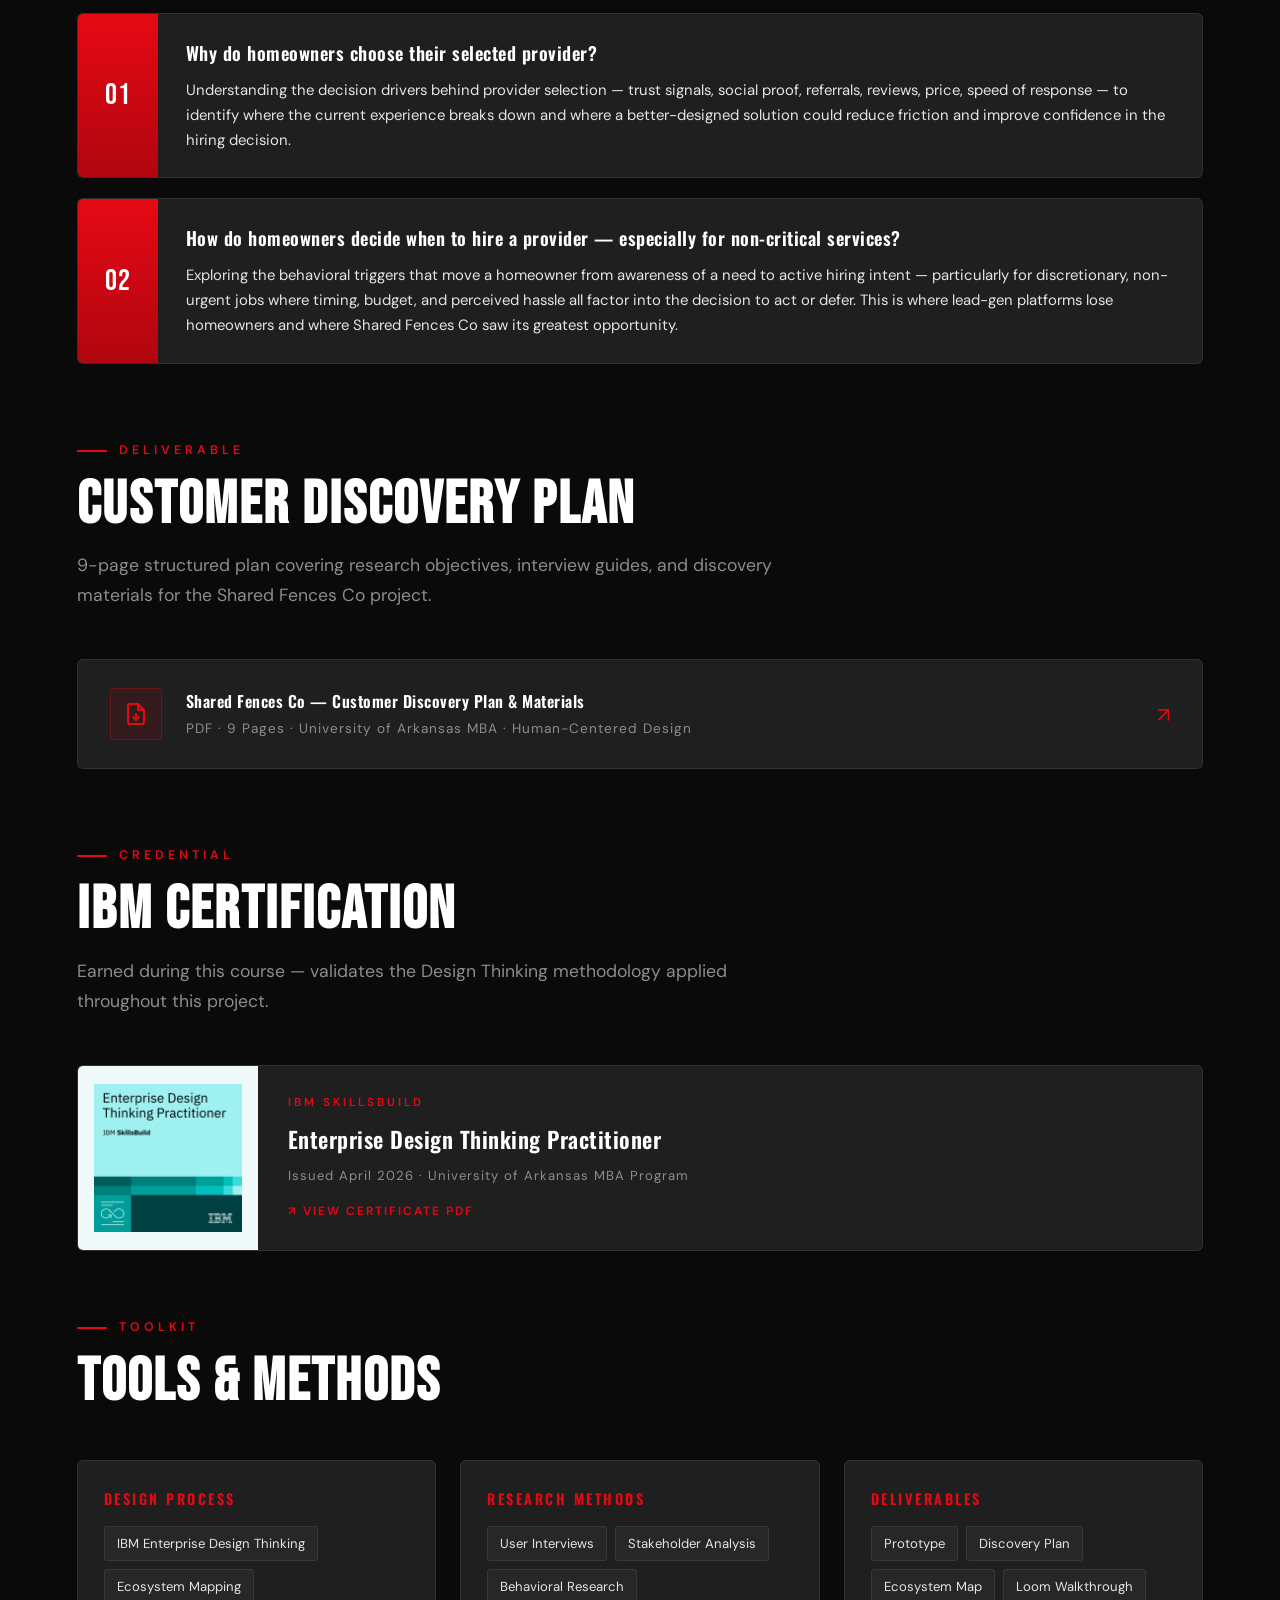
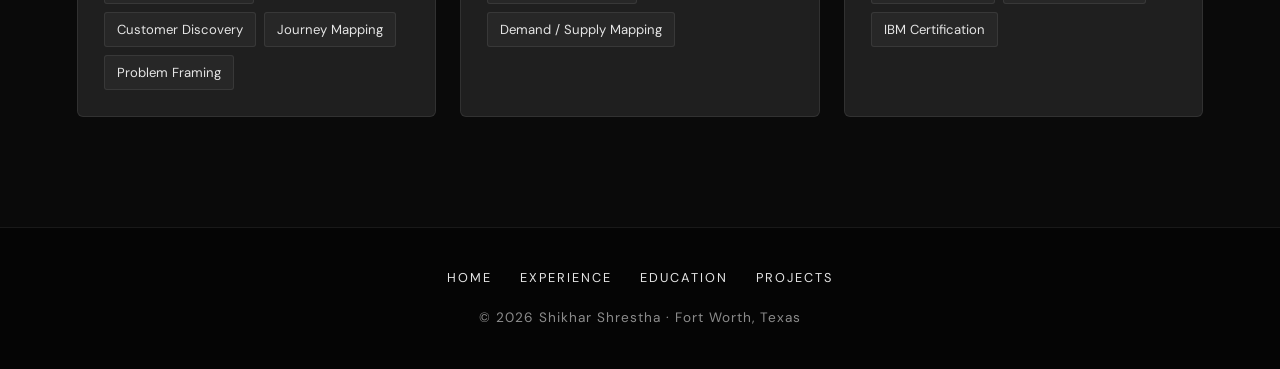
<file: projects/humancentereddesign.html>
<!DOCTYPE html>
<html lang="en">
<head>
  <meta charset="UTF-8" />
  <meta name="viewport" content="width=device-width, initial-scale=1.0" />
  <meta name="description" content="Shared Fences Co — Human-Centered Design project by Shikhar Shrestha. Customer discovery, ecosystem mapping, and prototyping for a home services marketplace. University of Arkansas MBA." />
  <title>Shared Fences Co | Shikhar Shrestha</title>
  <link rel="stylesheet" href="../css/styles.css" />
  <link rel="icon" type="image/svg+xml" href="data:image/svg+xml,%3Csvg xmlns='http://www.w3.org/2000/svg' viewBox='0 0 32 32'%3E%3Crect width='32' height='32' fill='%23141414'/%3E%3Ctext x='50%25' y='50%25' text-anchor='middle' dominant-baseline='central' fill='%23E50914' font-family='Arial Black' font-size='22' font-weight='900'%3ES%3C/text%3E%3C/svg%3E" />
  <style>
    /* ---- Page-specific styles (mirrors teamoperatingmodel.html) ---- */
    .project-hero {
      padding: 140px 6% 60px;
      max-width: 1400px;
      margin: 0 auto;
    }
    .back-link {
      display: inline-flex;
      align-items: center;
      gap: 8px;
      font-size: 0.78rem;
      letter-spacing: 3px;
      text-transform: uppercase;
      color: var(--text-muted);
      font-weight: 500;
      margin-bottom: 36px;
      transition: color 0.3s ease;
    }
    .back-link:hover { color: var(--netflix-red); }
    .back-link svg { width: 14px; height: 14px; }

    .project-hero-meta {
      display: flex;
      flex-wrap: wrap;
      gap: 10px;
      margin-bottom: 20px;
    }
    .meta-tag {
      font-size: 0.7rem;
      letter-spacing: 3px;
      text-transform: uppercase;
      font-weight: 600;
      padding: 5px 12px;
      border-radius: 2px;
    }
    .meta-tag-red {
      color: var(--netflix-red);
      border: 1px solid var(--netflix-red);
      background: rgba(229,9,20,0.08);
    }
    .meta-tag-ghost {
      color: var(--text-muted);
      border: 1px solid var(--border-subtle);
      background: rgba(255,255,255,0.03);
    }

    .project-hero-title {
      font-family: var(--font-display);
      font-size: clamp(2.4rem, 6vw, 4.8rem);
      letter-spacing: 2px;
      text-transform: uppercase;
      line-height: 1;
      margin-bottom: 18px;
      background: linear-gradient(180deg, #ffffff 0%, #bfbfbf 100%);
      -webkit-background-clip: text;
      background-clip: text;
      -webkit-text-fill-color: transparent;
    }
    .project-hero-sub {
      font-family: var(--font-heading);
      font-size: clamp(1rem, 1.6vw, 1.25rem);
      color: var(--text-muted);
      letter-spacing: 1px;
      text-transform: uppercase;
      font-weight: 400;
    }
    .project-hero-sub span { color: var(--netflix-red); }

    /* Stats row */
    .stat-row {
      display: grid;
      grid-template-columns: repeat(auto-fit, minmax(160px, 1fr));
      gap: 16px;
      margin: 48px 0;
    }
    .stat-box {
      padding: 22px 18px;
      background: linear-gradient(135deg, rgba(229,9,20,0.08) 0%, transparent 100%);
      border: 1px solid rgba(229,9,20,0.2);
      border-radius: 4px;
      text-align: center;
      transition: transform 0.3s ease;
    }
    .stat-box:hover { transform: translateY(-4px); }
    .stat-box .num {
      font-family: var(--font-display);
      font-size: clamp(1.8rem, 3.5vw, 2.4rem);
      color: var(--netflix-red);
      letter-spacing: 1px;
      line-height: 1;
      margin-bottom: 8px;
    }
    .stat-box .lbl {
      font-size: 0.72rem;
      letter-spacing: 2px;
      text-transform: uppercase;
      color: var(--text-muted);
      line-height: 1.5;
    }

    /* Narrative cards */
    .narrative-grid {
      display: grid;
      grid-template-columns: 1fr 1fr;
      gap: 24px;
      margin: 40px 0;
    }
    @media (max-width: 760px) { .narrative-grid { grid-template-columns: 1fr; } }
    .narrative-card {
      background: var(--bg-card);
      border: 1px solid var(--border-subtle);
      border-radius: 6px;
      padding: 30px 28px;
      position: relative;
      overflow: hidden;
    }
    .narrative-card::before {
      content: '';
      position: absolute;
      top: 0; left: 0;
      width: 4px; height: 100%;
      background: var(--netflix-red);
    }
    .narrative-card h3 {
      font-family: var(--font-heading);
      font-size: 0.85rem;
      letter-spacing: 3px;
      text-transform: uppercase;
      color: var(--netflix-red);
      margin-bottom: 14px;
    }
    .narrative-card p {
      color: var(--text-secondary);
      font-size: 0.97rem;
      line-height: 1.8;
    }

    /* Video embed */
    .diagram-wrap {
      background: var(--bg-card);
      border: 1px solid var(--border-subtle);
      border-radius: 8px;
      overflow: hidden;
      margin: 40px 0;
    }
    .diagram-label {
      display: flex;
      align-items: center;
      justify-content: space-between;
      padding: 14px 22px;
      border-bottom: 1px solid var(--border-subtle);
      background: rgba(255,255,255,0.02);
    }
    .diagram-label span {
      font-size: 0.75rem;
      letter-spacing: 3px;
      text-transform: uppercase;
      color: var(--text-muted);
      font-weight: 500;
    }
    .diagram-label a {
      font-size: 0.72rem;
      letter-spacing: 2px;
      text-transform: uppercase;
      color: var(--netflix-red);
      font-weight: 600;
      transition: opacity 0.2s;
    }
    .diagram-label a:hover { opacity: 0.75; }
    .video-container {
      position: relative;
      padding-bottom: 56.25%;
      height: 0;
      overflow: hidden;
      background: #000;
    }
    .video-container iframe {
      position: absolute;
      top: 0; left: 0;
      width: 100%; height: 100%;
      border: none;
    }

    /* Ecosystem cards */
    .ecosystem-grid {
      display: grid;
      grid-template-columns: 1fr 1fr;
      gap: 24px;
      margin-top: 32px;
    }
    @media (max-width: 760px) { .ecosystem-grid { grid-template-columns: 1fr; } }
    .eco-card {
      background: var(--bg-card);
      border: 1px solid var(--border-subtle);
      border-radius: 6px;
      padding: 28px 26px;
      transition: all 0.4s ease;
    }
    .eco-card:hover {
      border-color: var(--netflix-red);
      transform: translateY(-4px);
      box-shadow: var(--shadow-lg);
    }
    .eco-card-label {
      font-size: 0.7rem;
      letter-spacing: 3px;
      text-transform: uppercase;
      color: var(--netflix-red);
      font-weight: 600;
      margin-bottom: 14px;
      display: flex;
      align-items: center;
      gap: 10px;
    }
    .eco-card-label::before {
      content: '';
      width: 20px; height: 2px;
      background: var(--netflix-red);
    }
    .eco-card h4 {
      font-family: var(--font-heading);
      font-size: 1.1rem;
      font-weight: 500;
      letter-spacing: 1px;
      text-transform: uppercase;
      margin-bottom: 14px;
    }
    .eco-list {
      list-style: none;
      display: flex;
      flex-direction: column;
      gap: 8px;
    }
    .eco-list li {
      padding-left: 20px;
      position: relative;
      color: var(--text-secondary);
      font-size: 0.93rem;
      line-height: 1.6;
    }
    .eco-list li::before {
      content: '';
      position: absolute;
      left: 0; top: 10px;
      width: 10px; height: 2px;
      background: var(--netflix-red);
    }
    .eco-critical {
      display: inline-flex;
      align-items: center;
      gap: 6px;
      margin-top: 16px;
      padding: 10px 16px;
      background: rgba(229,9,20,0.08);
      border: 1px solid rgba(229,9,20,0.3);
      border-radius: 3px;
      font-size: 0.8rem;
      color: var(--netflix-red);
      letter-spacing: 1.5px;
      text-transform: uppercase;
      font-weight: 600;
    }

    /* Stage cards (Design Opportunities) */
    .stages-list {
      display: flex;
      flex-direction: column;
      gap: 20px;
      margin-top: 32px;
    }
    .stage-card {
      background: var(--bg-card);
      border: 1px solid var(--border-subtle);
      border-radius: 6px;
      overflow: hidden;
      display: grid;
      grid-template-columns: 80px 1fr;
      transition: all 0.4s cubic-bezier(0.4,0,0.2,1);
    }
    .stage-card:hover {
      border-color: var(--netflix-red);
      transform: translateX(6px);
      box-shadow: var(--shadow-lg);
    }
    .stage-num {
      background: linear-gradient(180deg, var(--netflix-red) 0%, var(--netflix-red-dark) 100%);
      display: flex;
      align-items: center;
      justify-content: center;
      font-family: var(--font-display);
      font-size: 1.9rem;
      color: #fff;
      letter-spacing: 1px;
      flex-shrink: 0;
    }
    .stage-body { padding: 24px 28px; }
    .stage-title {
      font-family: var(--font-heading);
      font-size: 1.15rem;
      font-weight: 600;
      letter-spacing: 0.5px;
      color: var(--text-primary);
      margin-bottom: 10px;
    }
    .stage-desc {
      color: var(--text-secondary);
      font-size: 0.93rem;
      line-height: 1.7;
    }

    /* Download block */
    .download-card {
      display: flex;
      align-items: center;
      gap: 24px;
      background: var(--bg-card);
      border: 1px solid var(--border-subtle);
      border-radius: 6px;
      padding: 28px 32px;
      margin-top: 32px;
      transition: all 0.4s ease;
      text-decoration: none;
      color: inherit;
    }
    .download-card:hover {
      border-color: var(--netflix-red);
      background: var(--bg-card-hover);
      transform: translateX(6px);
      color: inherit;
    }
    .download-icon {
      width: 52px; height: 52px;
      background: rgba(229,9,20,0.1);
      border: 1px solid rgba(229,9,20,0.3);
      border-radius: 4px;
      display: flex;
      align-items: center;
      justify-content: center;
      flex-shrink: 0;
    }
    .download-icon svg { width: 24px; height: 24px; color: var(--netflix-red); }
    .download-info h4 {
      font-family: var(--font-heading);
      font-size: 1rem;
      font-weight: 600;
      letter-spacing: 0.5px;
      margin-bottom: 4px;
    }
    .download-info p {
      font-size: 0.85rem;
      color: var(--text-muted);
      letter-spacing: 1px;
    }
    .download-arrow {
      margin-left: auto;
      font-size: 1.3rem;
      color: var(--netflix-red);
      flex-shrink: 0;
    }

    /* IBM badge card */
    .cert-card {
      background: var(--bg-card);
      border: 1px solid var(--border-subtle);
      border-radius: 6px;
      overflow: hidden;
      display: grid;
      grid-template-columns: auto 1fr;
      margin-top: 32px;
      transition: all 0.4s ease;
    }
    .cert-card:hover {
      border-color: var(--netflix-red);
      transform: translateY(-4px);
      box-shadow: var(--shadow-lg);
    }
    .cert-badge-wrap {
      width: 180px;
      background: #f0f9f9;
      display: flex;
      align-items: center;
      justify-content: center;
      padding: 16px;
      flex-shrink: 0;
    }
    .cert-badge-wrap img {
      width: 100%;
      height: auto;
      object-fit: contain;
    }
    .cert-info {
      padding: 28px 30px;
      display: flex;
      flex-direction: column;
      justify-content: center;
      gap: 12px;
    }
    .cert-issuer {
      font-size: 0.72rem;
      letter-spacing: 3px;
      text-transform: uppercase;
      color: var(--netflix-red);
      font-weight: 600;
    }
    .cert-name {
      font-family: var(--font-heading);
      font-size: clamp(1.1rem, 2vw, 1.4rem);
      font-weight: 600;
      letter-spacing: 0.5px;
      line-height: 1.3;
    }
    .cert-meta {
      font-size: 0.82rem;
      color: var(--text-muted);
      letter-spacing: 1px;
    }
    .cert-download {
      display: inline-flex;
      align-items: center;
      gap: 8px;
      font-size: 0.75rem;
      letter-spacing: 2px;
      text-transform: uppercase;
      color: var(--netflix-red);
      font-weight: 600;
      margin-top: 4px;
      transition: opacity 0.2s;
    }
    .cert-download:hover { opacity: 0.75; color: var(--netflix-red); }

    /* Team block */
    .team-row {
      display: flex;
      flex-wrap: wrap;
      gap: 14px;
      margin-top: 28px;
    }
    .team-pill {
      display: flex;
      align-items: center;
      gap: 10px;
      padding: 12px 18px;
      background: var(--bg-card);
      border: 1px solid var(--border-subtle);
      border-radius: 4px;
      font-size: 0.88rem;
      color: var(--text-secondary);
      transition: all 0.3s ease;
    }
    .team-pill:hover {
      border-color: var(--netflix-red);
      background: rgba(229,9,20,0.06);
    }
    .team-pill-dot {
      width: 8px; height: 8px;
      background: var(--netflix-red);
      border-radius: 50%;
      flex-shrink: 0;
    }
    .team-pill.you { border-color: rgba(229,9,20,0.4); }
    .team-pill.you .team-pill-dot { box-shadow: 0 0 6px var(--netflix-red); }

    @media (max-width: 640px) {
      .stage-card { grid-template-columns: 56px 1fr; }
      .stage-num { font-size: 1.4rem; }
      .stage-body { padding: 18px 18px; }
      .cert-card { grid-template-columns: 1fr; }
      .cert-badge-wrap { width: 100%; height: 160px; }
      .download-card { flex-direction: column; align-items: flex-start; gap: 16px; }
      .download-arrow { display: none; }
    }
  </style>
</head>
<body>

  <!-- NAVIGATION -->
  <nav class="nav">
    <div class="nav-inner">
      <a href="../index.html" class="nav-logo">SHIKHAR<span>.</span></a>
      <button class="nav-toggle" aria-label="Menu">☰</button>
      <ul class="nav-links">
        <li><a href="../index.html">Home</a></li>
        <li><a href="../experience.html">Experience</a></li>
        <li><a href="../education.html">Education</a></li>
        <li><a href="../projects.html" class="active">Projects</a></li>
      </ul>
    </div>
  </nav>

  <!-- HERO -->
  <div class="project-hero">
    <a href="../projects.html" class="back-link reveal">
      <svg viewBox="0 0 24 24" fill="none" stroke="currentColor" stroke-width="2" stroke-linecap="round" stroke-linejoin="round"><polyline points="15 18 9 12 15 6"></polyline></svg>
      Back to Projects
    </a>

    <div class="project-hero-meta reveal reveal-delay-1">
      <span class="meta-tag meta-tag-red">Human-Centered Design</span>
      <span class="meta-tag meta-tag-ghost">University of Arkansas</span>
      <span class="meta-tag meta-tag-ghost">MBA · 2025</span>
      <span class="meta-tag meta-tag-ghost">Team Project</span>
    </div>

    <h1 class="project-hero-title reveal reveal-delay-1">Shared<br>Fences Co</h1>
    <p class="project-hero-sub reveal reveal-delay-2">
      Customer Discovery · Ecosystem Mapping · <span>Prototype</span>
    </p>

    <div class="stat-row">
      <div class="stat-box reveal reveal-delay-1">
        <div class="num">3</div>
        <div class="lbl">Team Members</div>
      </div>
      <div class="stat-box reveal reveal-delay-2">
        <div class="num">9</div>
        <div class="lbl">Page Discovery Plan</div>
      </div>
      <div class="stat-box reveal reveal-delay-2">
        <div class="num">31%</div>
        <div class="lbl">Homeowners Who Find Pros "Very Easy" to Locate</div>
      </div>
      <div class="stat-box reveal reveal-delay-3">
        <div class="num">2</div>
        <div class="lbl">Design Opportunities Identified</div>
      </div>
      <div class="stat-box reveal reveal-delay-3">
        <div class="num">IBM</div>
        <div class="lbl">Certified Practitioner</div>
      </div>
    </div>
  </div>

  <!-- MAIN CONTENT -->
  <section class="section" style="padding-top: 0;">

    <!-- TEAM -->
    <div class="section-header">
      <div class="section-label reveal">The Team</div>
      <h2 class="section-title reveal reveal-delay-1">Collaborators</h2>
    </div>
    <div class="team-row">
      <div class="team-pill you reveal">
        <span class="team-pill-dot"></span>
        Shikhar Shrestha
      </div>
      <div class="team-pill reveal reveal-delay-1">
        <span class="team-pill-dot"></span>
        Trent McKenzie
      </div>
      <div class="team-pill reveal reveal-delay-2">
        <span class="team-pill-dot"></span>
        Jathin Bokkisam
      </div>
    </div>

    <!-- NARRATIVE -->
    <div class="narrative-grid" style="margin-top: 48px;">
      <div class="narrative-card reveal">
        <h3>The Challenge</h3>
        <p>
          Only 31% of homeowners find it "very easy" to locate qualified home service professionals. Existing lead-generation platforms create a disconnect — they indirectly raise service prices and produce inconsistent quality because they optimize for volume over fit. Homeowners lack a trusted, friction-free way to discover and hire the right provider for the right job at the right time.
        </p>
      </div>
      <div class="narrative-card reveal reveal-delay-1">
        <h3>The Approach</h3>
        <p>
          Applied the IBM Enterprise Design Thinking framework across a 3-person MBA team to explore the homeowner-to-provider relationship from first principles. Mapped the full ecosystem — demand side, supply side, intermediaries, and critical dependencies — then conducted structured customer discovery to surface behavioral patterns and unmet needs. Delivered a prototype and a 9-page discovery plan with actionable design opportunities.
        </p>
      </div>
    </div>

    <!-- PROTOTYPE VIDEO -->
    <div class="section-header" style="margin-top: 70px;">
      <div class="section-label reveal">Prototype Demo</div>
      <h2 class="section-title reveal reveal-delay-1">See It in Action</h2>
      <p class="section-subtitle reveal reveal-delay-2">
        Walkthrough of the Shared Fences Co prototype — recorded via Loom as part of the course deliverable.
      </p>
    </div>

    <div class="diagram-wrap reveal">
      <div class="diagram-label">
        <span>Prototype Walkthrough · Loom</span>
        <a href="https://www.loom.com/share/fd1a0d52d19e4d528a122739afcd9d2b" target="_blank" rel="noopener">↗ Open in Loom</a>
      </div>
      <div class="video-container">
        <iframe
          src="https://www.loom.com/embed/fd1a0d52d19e4d528a122739afcd9d2b"
          allowfullscreen
          title="Shared Fences Co prototype walkthrough"
        ></iframe>
      </div>
    </div>

    <!-- ECOSYSTEM MAP -->
    <div class="section-header" style="margin-top: 70px;">
      <div class="section-label reveal">Ecosystem Analysis</div>
      <h2 class="section-title reveal reveal-delay-1">The Shared Fences Ecosystem</h2>
      <p class="section-subtitle reveal reveal-delay-2">
        Mapped the full network of actors, dependencies, and forces shaping how homeowners find and hire home service providers.
      </p>
    </div>

    <div class="ecosystem-grid">
      <div class="eco-card reveal">
        <div class="eco-card-label">Demand Side</div>
        <h4>Who Needs the Service</h4>
        <ul class="eco-list">
          <li>Homeowners seeking reliable home service professionals</li>
          <li>Neighbor groups and community networks as referral channels</li>
          <li>Choice influencers — friends, reviews, social proof — that shape provider selection</li>
        </ul>
        <div class="eco-critical">⚠ Seasonality creates unpredictable demand spikes</div>
      </div>
      <div class="eco-card reveal reveal-delay-1">
        <div class="eco-card-label">Supply Side</div>
        <h4>Who Delivers the Service</h4>
        <ul class="eco-list">
          <li>Local service providers with operational dependencies on labor availability, materials, and insurance</li>
          <li>Difficulty predicting demand makes capacity planning challenging</li>
          <li>Current lead-generation services indirectly raise prices and produce inconsistent quality</li>
        </ul>
        <div class="eco-critical">⚠ Critical factors: Labor availability &amp; Payments</div>
      </div>
    </div>

    <!-- DESIGN OPPORTUNITIES -->
    <div class="section-header" style="margin-top: 70px;">
      <div class="section-label reveal">Research Findings</div>
      <h2 class="section-title reveal reveal-delay-1">Design Opportunities</h2>
      <p class="section-subtitle reveal reveal-delay-2">
        Two core questions emerged from the ecosystem mapping and customer discovery process — each representing an unmet need with meaningful design potential.
      </p>
    </div>

    <div class="stages-list">
      <div class="stage-card reveal">
        <div class="stage-num">01</div>
        <div class="stage-body">
          <div class="stage-title">Why do homeowners choose their selected provider?</div>
          <p class="stage-desc">
            Understanding the decision drivers behind provider selection — trust signals, social proof, referrals, reviews, price, speed of response — to identify where the current experience breaks down and where a better-designed solution could reduce friction and improve confidence in the hiring decision.
          </p>
        </div>
      </div>
      <div class="stage-card reveal reveal-delay-1">
        <div class="stage-num">02</div>
        <div class="stage-body">
          <div class="stage-title">How do homeowners decide when to hire a provider — especially for non-critical services?</div>
          <p class="stage-desc">
            Exploring the behavioral triggers that move a homeowner from awareness of a need to active hiring intent — particularly for discretionary, non-urgent jobs where timing, budget, and perceived hassle all factor into the decision to act or defer. This is where lead-gen platforms lose homeowners and where Shared Fences Co saw its greatest opportunity.
          </p>
        </div>
      </div>
    </div>

    <!-- CUSTOMER DISCOVERY PLAN -->
    <div class="section-header" style="margin-top: 70px;">
      <div class="section-label reveal">Deliverable</div>
      <h2 class="section-title reveal reveal-delay-1">Customer Discovery Plan</h2>
      <p class="section-subtitle reveal reveal-delay-2">
        9-page structured plan covering research objectives, interview guides, and discovery materials for the Shared Fences Co project.
      </p>
    </div>

    <a
      href="../assets/projects/HumanCenteredDesign - UniversityofArkansas/Course Project/Shared Fences Co - Customer Discovery Plan & Materials (2).pdf"
      target="_blank"
      rel="noopener"
      class="download-card reveal"
    >
      <div class="download-icon">
        <svg viewBox="0 0 24 24" fill="none" stroke="currentColor" stroke-width="2" stroke-linecap="round" stroke-linejoin="round">
          <path d="M14 2H6a2 2 0 0 0-2 2v16a2 2 0 0 0 2 2h12a2 2 0 0 0 2-2V8z"></path>
          <polyline points="14 2 14 8 20 8"></polyline>
          <line x1="12" y1="18" x2="12" y2="12"></line>
          <polyline points="9 15 12 18 15 15"></polyline>
        </svg>
      </div>
      <div class="download-info">
        <h4>Shared Fences Co — Customer Discovery Plan &amp; Materials</h4>
        <p>PDF · 9 Pages · University of Arkansas MBA · Human-Centered Design</p>
      </div>
      <span class="download-arrow">↗</span>
    </a>

    <!-- IBM CERTIFICATION -->
    <div class="section-header" style="margin-top: 70px;">
      <div class="section-label reveal">Credential</div>
      <h2 class="section-title reveal reveal-delay-1">IBM Certification</h2>
      <p class="section-subtitle reveal reveal-delay-2">
        Earned during this course — validates the Design Thinking methodology applied throughout this project.
      </p>
    </div>

    <div class="cert-card reveal">
      <div class="cert-badge-wrap">
        <img
          src="../assets/projects/HumanCenteredDesign - UniversityofArkansas/enterprise-design-thinking-practitioner.1.png"
          alt="IBM Enterprise Design Thinking Practitioner badge"
        />
      </div>
      <div class="cert-info">
        <span class="cert-issuer">IBM SkillsBuild</span>
        <span class="cert-name">Enterprise Design Thinking Practitioner</span>
        <span class="cert-meta">Issued April 2026 · University of Arkansas MBA Program</span>
        <a
          href="../assets/projects/HumanCenteredDesign - UniversityofArkansas/EnterpriseDesignThinkingPractitioner_Badge20260401-32-9mi140.pdf"
          target="_blank"
          rel="noopener"
          class="cert-download"
        >
          ↗ View Certificate PDF
        </a>
      </div>
    </div>

    <!-- TOOLS & METHODS -->
    <div class="skills-section">
      <div class="section-header">
        <div class="section-label reveal">Toolkit</div>
        <h2 class="section-title reveal reveal-delay-1">Tools &amp; Methods</h2>
      </div>
      <div class="skills-grid">
        <div class="skill-group reveal">
          <h4>Design Process</h4>
          <div class="skill-pills">
            <span class="skill-pill">IBM Enterprise Design Thinking</span>
            <span class="skill-pill">Ecosystem Mapping</span>
            <span class="skill-pill">Customer Discovery</span>
            <span class="skill-pill">Journey Mapping</span>
            <span class="skill-pill">Problem Framing</span>
          </div>
        </div>
        <div class="skill-group reveal reveal-delay-1">
          <h4>Research Methods</h4>
          <div class="skill-pills">
            <span class="skill-pill">User Interviews</span>
            <span class="skill-pill">Stakeholder Analysis</span>
            <span class="skill-pill">Behavioral Research</span>
            <span class="skill-pill">Demand / Supply Mapping</span>
          </div>
        </div>
        <div class="skill-group reveal reveal-delay-2">
          <h4>Deliverables</h4>
          <div class="skill-pills">
            <span class="skill-pill">Prototype</span>
            <span class="skill-pill">Discovery Plan</span>
            <span class="skill-pill">Ecosystem Map</span>
            <span class="skill-pill">Loom Walkthrough</span>
            <span class="skill-pill">IBM Certification</span>
          </div>
        </div>
      </div>
    </div>

  </section>

  <!-- FOOTER -->
  <footer class="footer">
    <div class="footer-links">
      <a href="../index.html">Home</a>
      <a href="../experience.html">Experience</a>
      <a href="../education.html">Education</a>
      <a href="../projects.html">Projects</a>
    </div>
    <p>© <span id="year"></span> Shikhar Shrestha · Fort Worth, Texas</p>
  </footer>

  <script>document.getElementById('year').textContent = new Date().getFullYear();</script>
  <script src="../js/main.js"></script>
</body>
</html>
</file>
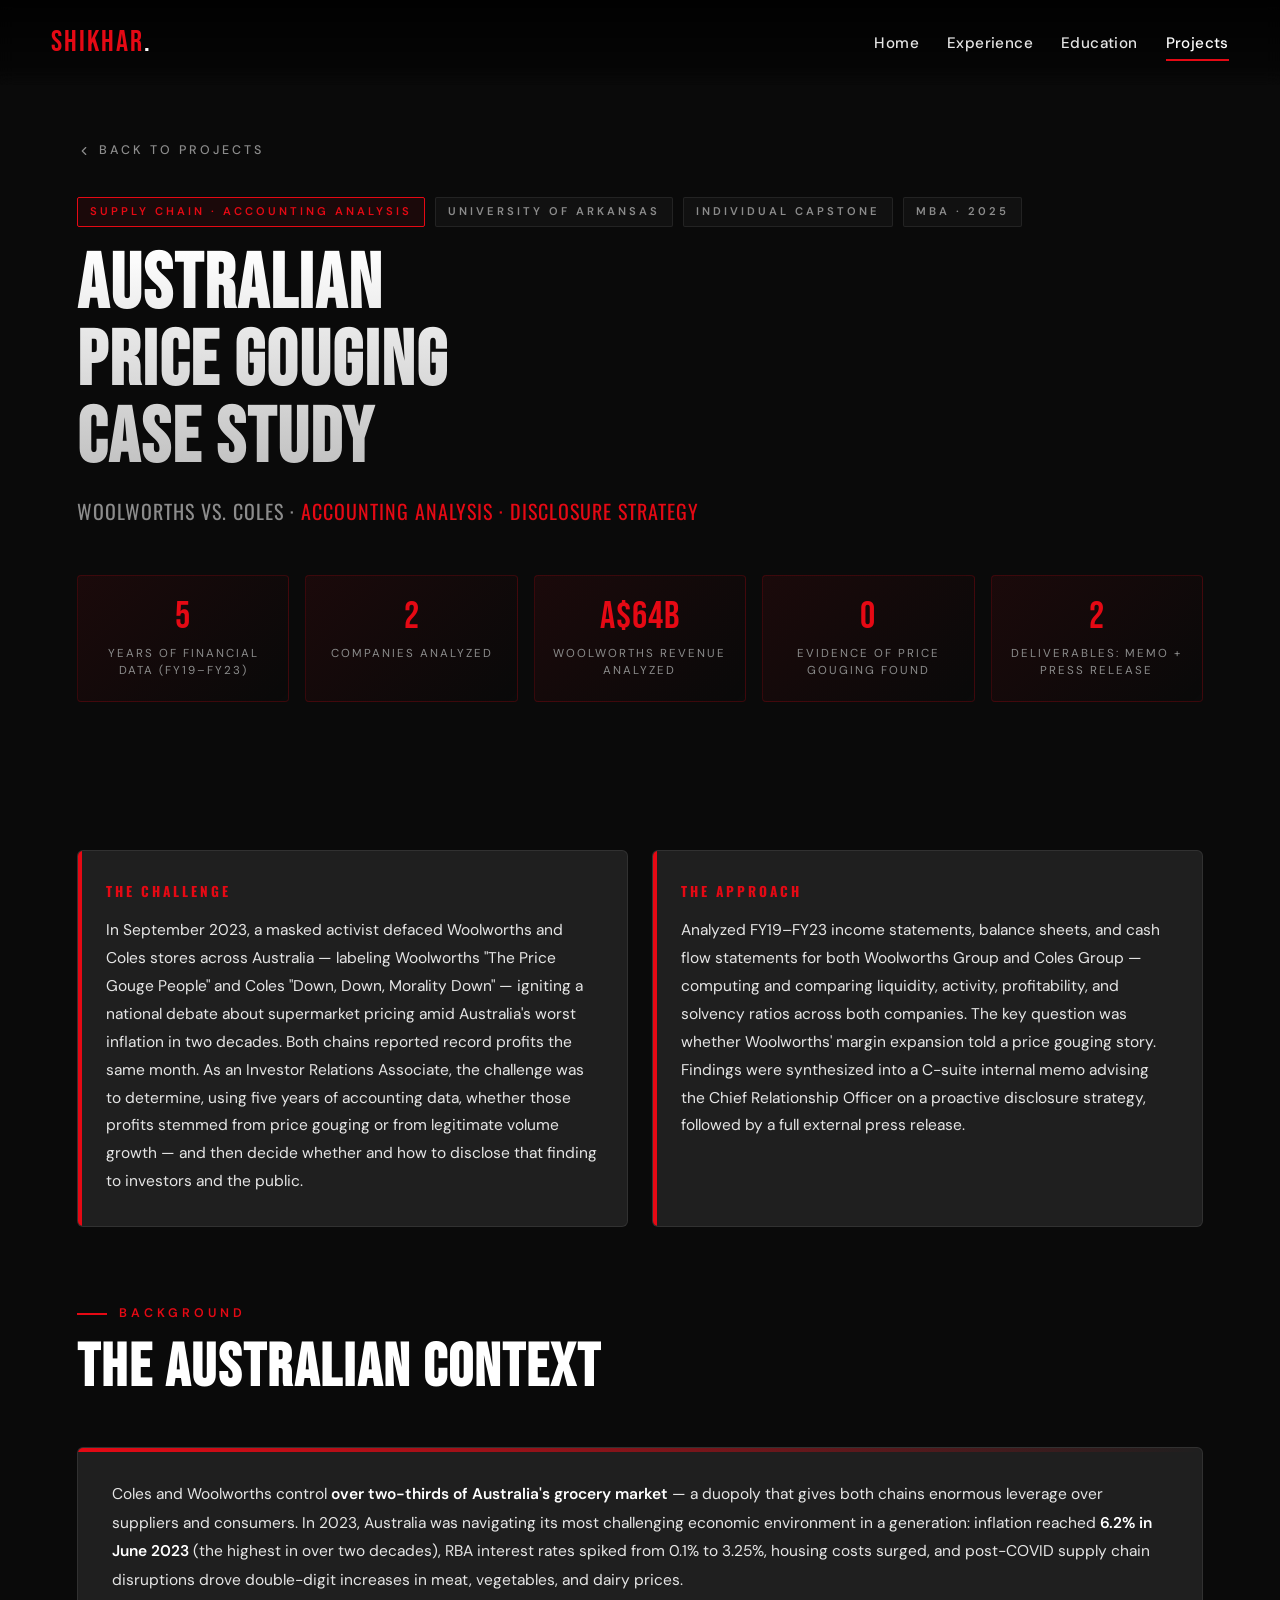
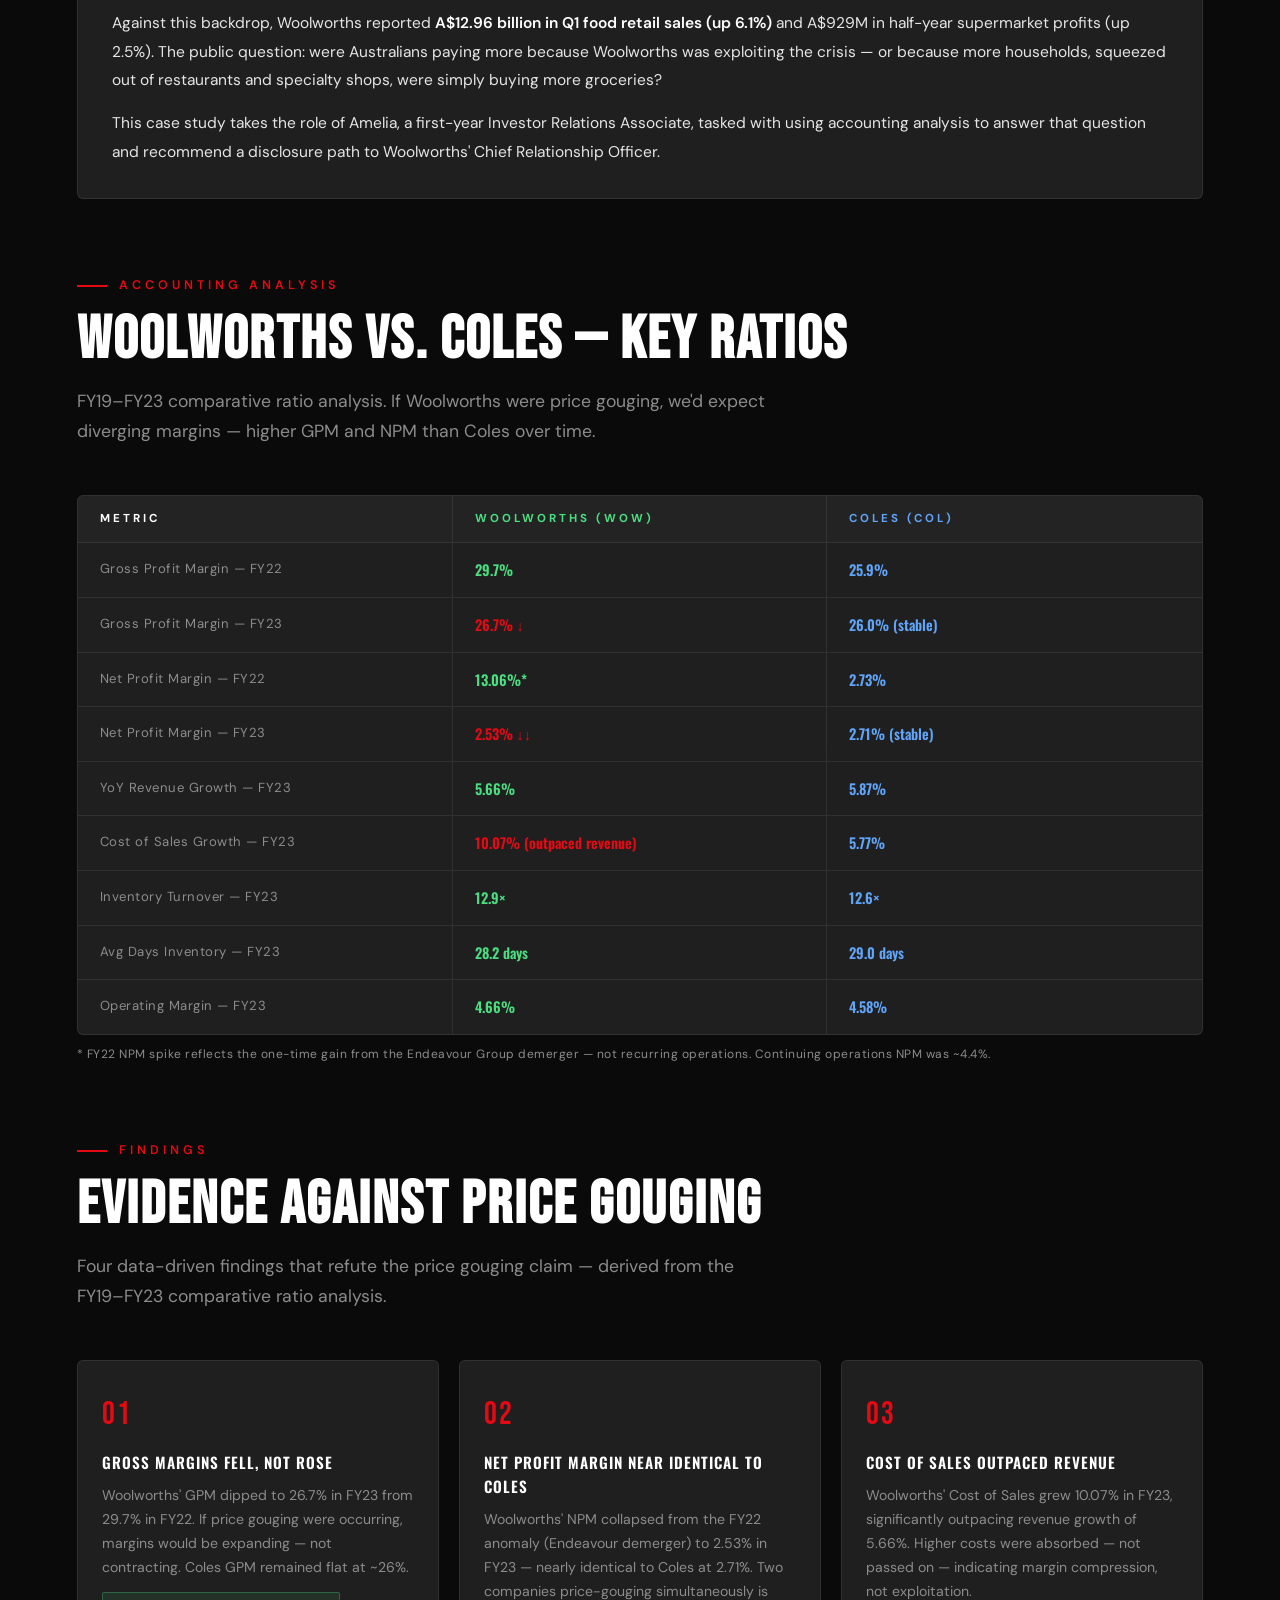
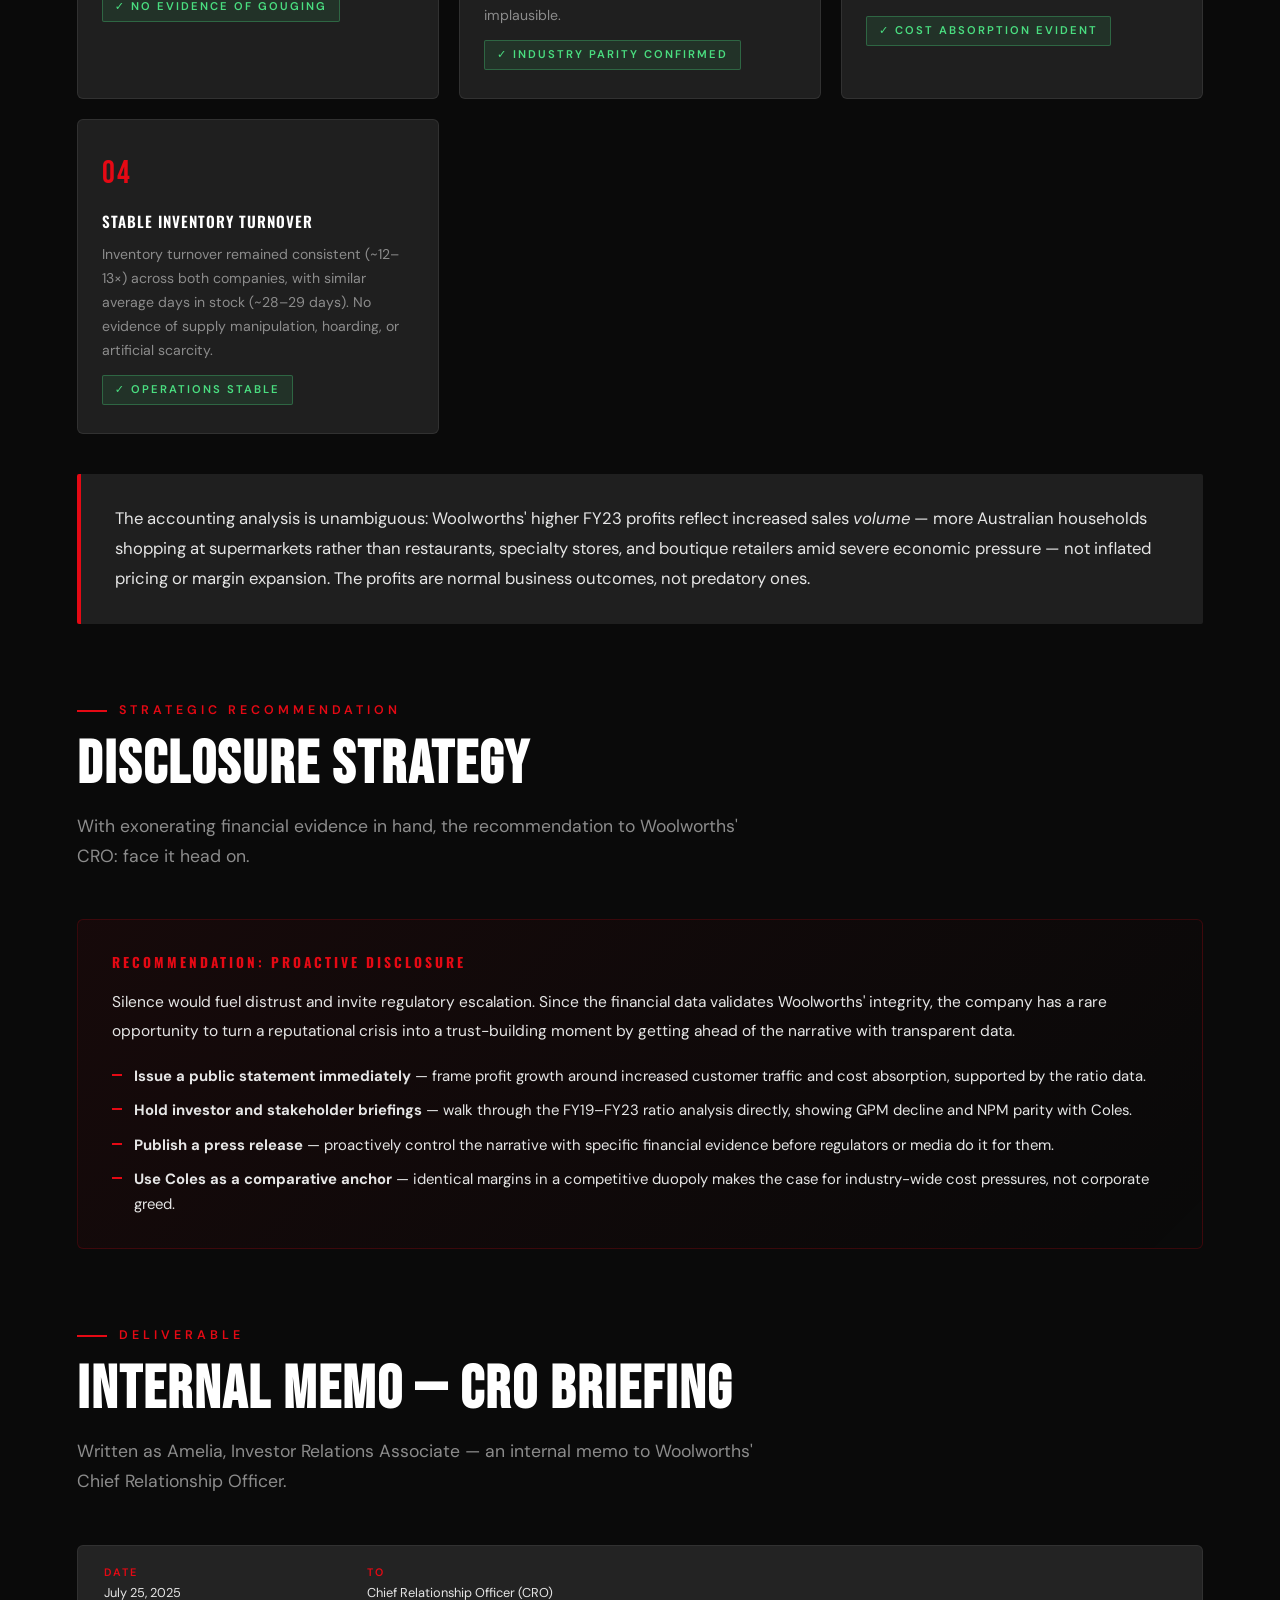
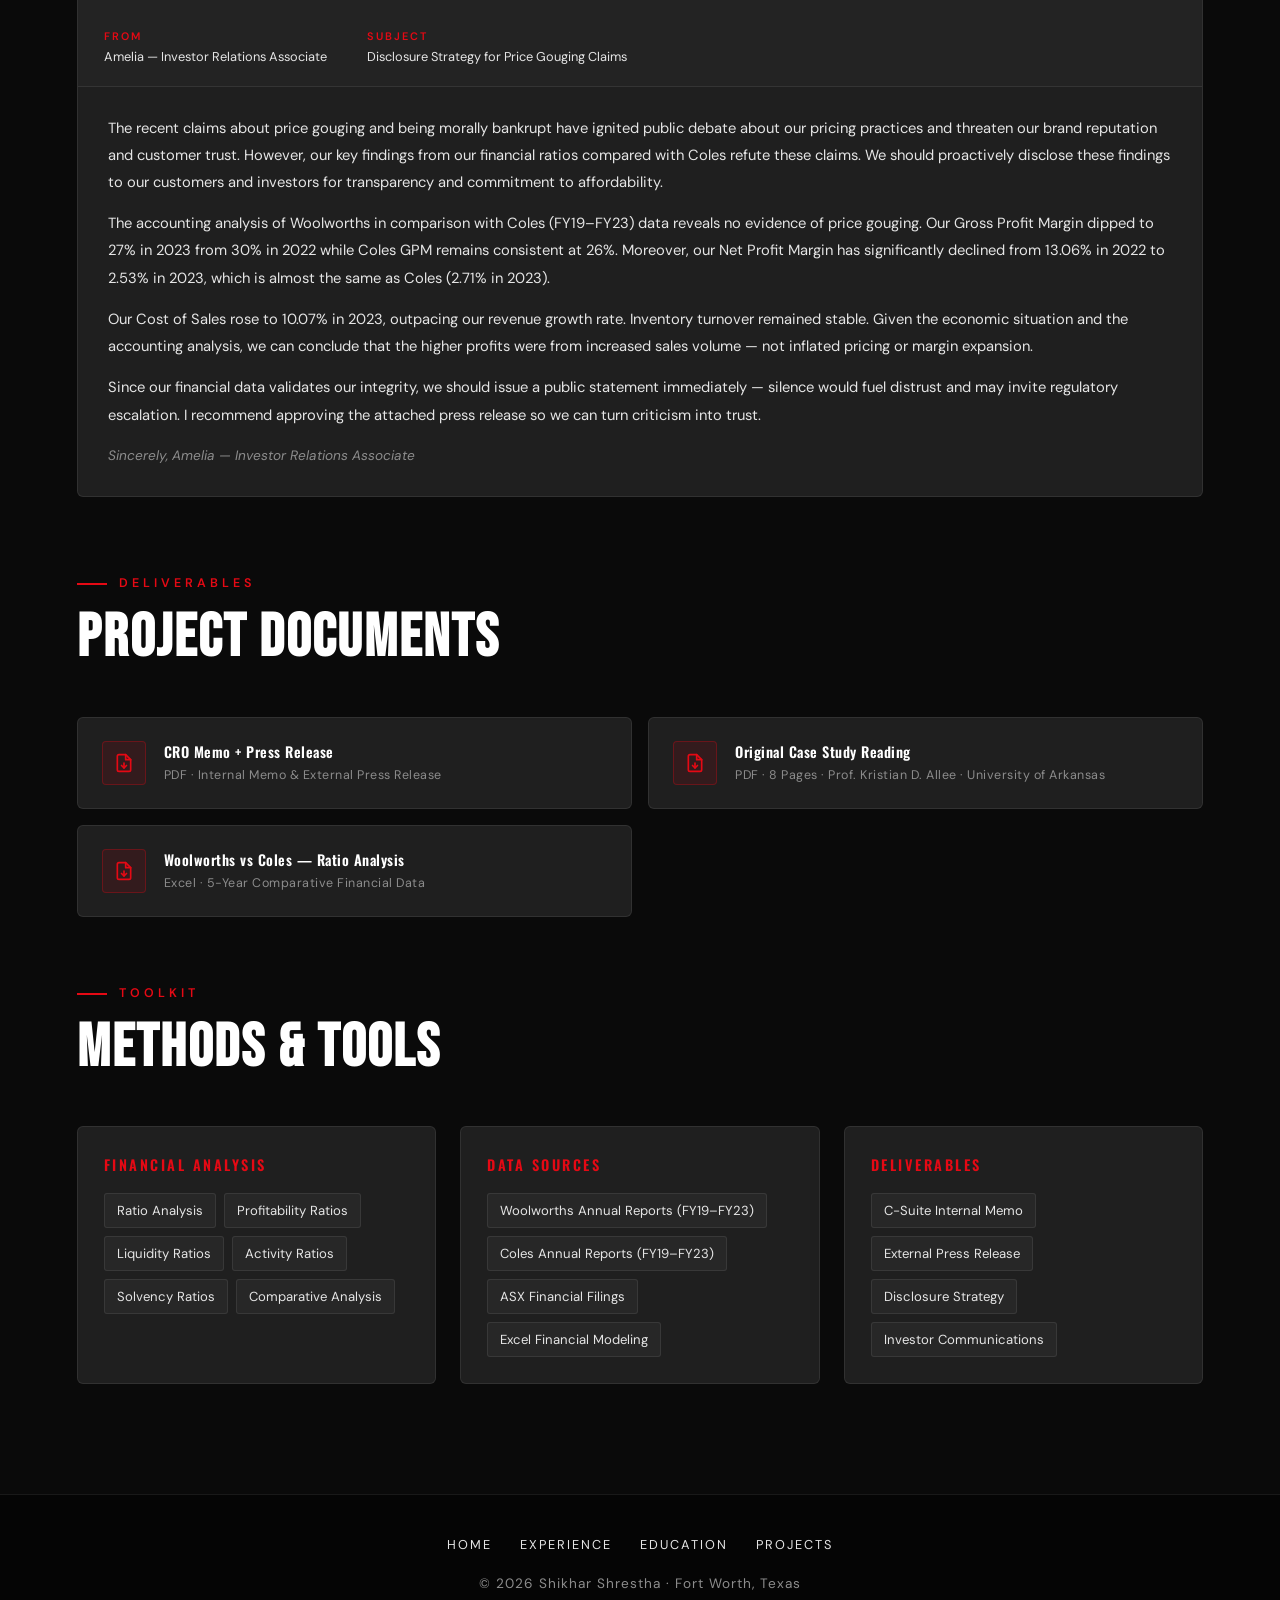
<file: projects/PriceGougingCaseStudy.html>
<!DOCTYPE html>
<html lang="en">
<head>
  <meta charset="UTF-8" />
  <meta name="viewport" content="width=device-width, initial-scale=1.0" />
  <meta name="description" content="Australian Price Gouging Case Study — Woolworths vs. Coles accounting analysis and disclosure strategy by Shikhar Shrestha. University of Arkansas MBA, Supply Chain Individual Capstone." />
  <title>Price Gouging Case Study | Shikhar Shrestha</title>
  <link rel="stylesheet" href="../css/styles.css" />
  <link rel="icon" type="image/svg+xml" href="data:image/svg+xml,%3Csvg xmlns='http://www.w3.org/2000/svg' viewBox='0 0 32 32'%3E%3Crect width='32' height='32' fill='%23141414'/%3E%3Ctext x='50%25' y='50%25' text-anchor='middle' dominant-baseline='central' fill='%23E50914' font-family='Arial Black' font-size='22' font-weight='900'%3ES%3C/text%3E%3C/svg%3E" />
  <style>
    .project-hero {
      padding: 140px 6% 60px;
      max-width: 1400px;
      margin: 0 auto;
    }
    .back-link {
      display: inline-flex;
      align-items: center;
      gap: 8px;
      font-size: 0.78rem;
      letter-spacing: 3px;
      text-transform: uppercase;
      color: var(--text-muted);
      font-weight: 500;
      margin-bottom: 36px;
      transition: color 0.3s ease;
    }
    .back-link:hover { color: var(--netflix-red); }
    .back-link svg { width: 14px; height: 14px; }

    .project-hero-meta {
      display: flex;
      flex-wrap: wrap;
      gap: 10px;
      margin-bottom: 20px;
    }
    .meta-tag {
      font-size: 0.7rem;
      letter-spacing: 3px;
      text-transform: uppercase;
      font-weight: 600;
      padding: 5px 12px;
      border-radius: 2px;
    }
    .meta-tag-red {
      color: var(--netflix-red);
      border: 1px solid var(--netflix-red);
      background: rgba(229,9,20,0.08);
    }
    .meta-tag-ghost {
      color: var(--text-muted);
      border: 1px solid var(--border-subtle);
      background: rgba(255,255,255,0.03);
    }
    .project-hero-title {
      font-family: var(--font-display);
      font-size: clamp(2.4rem, 6vw, 4.8rem);
      letter-spacing: 2px;
      text-transform: uppercase;
      line-height: 1;
      margin-bottom: 18px;
      background: linear-gradient(180deg, #ffffff 0%, #bfbfbf 100%);
      -webkit-background-clip: text;
      background-clip: text;
      -webkit-text-fill-color: transparent;
    }
    .project-hero-sub {
      font-family: var(--font-heading);
      font-size: clamp(1rem, 1.6vw, 1.25rem);
      color: var(--text-muted);
      letter-spacing: 1px;
      text-transform: uppercase;
      font-weight: 400;
    }
    .project-hero-sub span { color: var(--netflix-red); }

    .stat-row {
      display: grid;
      grid-template-columns: repeat(auto-fit, minmax(155px, 1fr));
      gap: 16px;
      margin: 48px 0;
    }
    .stat-box {
      padding: 22px 18px;
      background: linear-gradient(135deg, rgba(229,9,20,0.08) 0%, transparent 100%);
      border: 1px solid rgba(229,9,20,0.2);
      border-radius: 4px;
      text-align: center;
      transition: transform 0.3s ease;
    }
    .stat-box:hover { transform: translateY(-4px); }
    .stat-box .num {
      font-family: var(--font-display);
      font-size: clamp(1.8rem, 3.5vw, 2.4rem);
      color: var(--netflix-red);
      letter-spacing: 1px;
      line-height: 1;
      margin-bottom: 8px;
    }
    .stat-box .lbl {
      font-size: 0.72rem;
      letter-spacing: 2px;
      text-transform: uppercase;
      color: var(--text-muted);
      line-height: 1.5;
    }

    /* Narrative */
    .narrative-grid {
      display: grid;
      grid-template-columns: 1fr 1fr;
      gap: 24px;
      margin: 40px 0;
    }
    @media (max-width: 760px) { .narrative-grid { grid-template-columns: 1fr; } }
    .narrative-card {
      background: var(--bg-card);
      border: 1px solid var(--border-subtle);
      border-radius: 6px;
      padding: 30px 28px;
      position: relative;
      overflow: hidden;
    }
    .narrative-card::before {
      content: '';
      position: absolute;
      top: 0; left: 0;
      width: 4px; height: 100%;
      background: var(--netflix-red);
    }
    .narrative-card h3 {
      font-family: var(--font-heading);
      font-size: 0.85rem;
      letter-spacing: 3px;
      text-transform: uppercase;
      color: var(--netflix-red);
      margin-bottom: 14px;
    }
    .narrative-card p {
      color: var(--text-secondary);
      font-size: 0.97rem;
      line-height: 1.8;
    }

    /* Context callout */
    .context-block {
      background: var(--bg-card);
      border: 1px solid var(--border-subtle);
      border-radius: 6px;
      padding: 32px 34px;
      margin-top: 32px;
      position: relative;
      overflow: hidden;
    }
    .context-block::before {
      content: '';
      position: absolute;
      top: 0; left: 0;
      width: 100%; height: 4px;
      background: linear-gradient(90deg, var(--netflix-red) 0%, transparent 100%);
    }
    .context-block p {
      color: var(--text-secondary);
      font-size: 0.97rem;
      line-height: 1.85;
    }
    .context-block p + p { margin-top: 14px; }
    .context-highlight {
      display: inline;
      color: var(--text-primary);
      font-weight: 600;
    }

    /* Ratio comparison */
    .ratio-table-wrap {
      background: var(--bg-card);
      border: 1px solid var(--border-subtle);
      border-radius: 6px;
      overflow: hidden;
      margin-top: 32px;
    }
    .ratio-header {
      display: grid;
      grid-template-columns: 1fr 1fr 1fr;
      background: rgba(255,255,255,0.02);
      border-bottom: 1px solid var(--border-subtle);
    }
    .ratio-header-cell {
      padding: 14px 22px;
      font-size: 0.72rem;
      letter-spacing: 3px;
      text-transform: uppercase;
      font-weight: 700;
    }
    .ratio-header-cell:not(:last-child) { border-right: 1px solid var(--border-subtle); }
    .ratio-header-cell.wow { color: #4ade80; }
    .ratio-header-cell.coles { color: #60a5fa; }
    .ratio-row {
      display: grid;
      grid-template-columns: 1fr 1fr 1fr;
      border-bottom: 1px solid var(--border-subtle);
      transition: background 0.2s ease;
    }
    .ratio-row:last-child { border-bottom: none; }
    .ratio-row:hover { background: rgba(255,255,255,0.02); }
    .ratio-cell {
      padding: 16px 22px;
      font-size: 0.9rem;
      color: var(--text-secondary);
      line-height: 1.5;
    }
    .ratio-cell:not(:last-child) { border-right: 1px solid var(--border-subtle); }
    .ratio-cell.label {
      font-size: 0.82rem;
      color: var(--text-muted);
      letter-spacing: 0.5px;
    }
    .ratio-cell.wow-val { color: #4ade80; font-family: var(--font-heading); font-weight: 600; }
    .ratio-cell.coles-val { color: #60a5fa; font-family: var(--font-heading); font-weight: 600; }
    .ratio-cell.bad { color: var(--netflix-red) !important; }

    /* Finding cards */
    .finding-grid {
      display: grid;
      grid-template-columns: repeat(auto-fit, minmax(280px, 1fr));
      gap: 20px;
      margin-top: 32px;
    }
    .finding-card {
      background: var(--bg-card);
      border: 1px solid var(--border-subtle);
      border-radius: 6px;
      padding: 28px 24px;
      transition: all 0.4s ease;
      position: relative;
      overflow: hidden;
    }
    .finding-card::after {
      content: '';
      position: absolute;
      bottom: 0; left: 0;
      width: 100%; height: 3px;
      background: var(--netflix-red);
      transform: scaleX(0);
      transform-origin: left;
      transition: transform 0.4s ease;
    }
    .finding-card:hover { background: var(--bg-card-hover); transform: translateY(-5px); }
    .finding-card:hover::after { transform: scaleX(1); }
    .finding-num {
      font-family: var(--font-display);
      font-size: 2rem;
      color: var(--netflix-red);
      letter-spacing: 2px;
      margin-bottom: 10px;
    }
    .finding-card h4 {
      font-family: var(--font-heading);
      font-size: 0.95rem;
      font-weight: 600;
      letter-spacing: 1px;
      text-transform: uppercase;
      margin-bottom: 10px;
    }
    .finding-card p {
      color: var(--text-muted);
      font-size: 0.88rem;
      line-height: 1.7;
    }
    .finding-card .verdict {
      display: inline-flex;
      align-items: center;
      gap: 6px;
      margin-top: 12px;
      padding: 5px 12px;
      background: rgba(74,222,128,0.1);
      border: 1px solid rgba(74,222,128,0.3);
      border-radius: 2px;
      font-size: 0.7rem;
      letter-spacing: 2px;
      text-transform: uppercase;
      color: #4ade80;
      font-weight: 600;
    }

    /* Disclosure decision */
    .decision-block {
      background: linear-gradient(135deg, rgba(229,9,20,0.06) 0%, transparent 100%);
      border: 1px solid rgba(229,9,20,0.2);
      border-radius: 6px;
      padding: 32px 34px;
      margin-top: 32px;
    }
    .decision-block h4 {
      font-family: var(--font-heading);
      font-size: 0.85rem;
      letter-spacing: 3px;
      text-transform: uppercase;
      color: var(--netflix-red);
      margin-bottom: 14px;
    }
    .decision-block p {
      color: var(--text-secondary);
      font-size: 0.97rem;
      line-height: 1.85;
    }
    .decision-steps {
      list-style: none;
      display: flex;
      flex-direction: column;
      gap: 10px;
      margin-top: 18px;
    }
    .decision-steps li {
      padding-left: 22px;
      position: relative;
      color: var(--text-secondary);
      font-size: 0.93rem;
      line-height: 1.65;
    }
    .decision-steps li::before {
      content: '';
      position: absolute;
      left: 0; top: 10px;
      width: 10px; height: 2px;
      background: var(--netflix-red);
    }

    /* Memo excerpt */
    .memo-block {
      background: var(--bg-card);
      border: 1px solid var(--border-subtle);
      border-radius: 6px;
      overflow: hidden;
      margin-top: 32px;
    }
    .memo-meta {
      padding: 18px 26px;
      border-bottom: 1px solid var(--border-subtle);
      background: rgba(255,255,255,0.02);
      display: grid;
      grid-template-columns: auto 1fr;
      gap: 24px 40px;
    }
    .memo-field {
      font-size: 0.8rem;
    }
    .memo-field span:first-child {
      display: block;
      letter-spacing: 2px;
      text-transform: uppercase;
      color: var(--netflix-red);
      font-weight: 600;
      font-size: 0.68rem;
      margin-bottom: 2px;
    }
    .memo-field span:last-child { color: var(--text-secondary); }
    .memo-body {
      padding: 28px 30px;
      font-size: 0.92rem;
      color: var(--text-secondary);
      line-height: 1.85;
    }
    .memo-body p + p { margin-top: 14px; }

    /* Downloads */
    .download-row {
      display: grid;
      grid-template-columns: 1fr 1fr;
      gap: 16px;
      margin-top: 28px;
    }
    @media (max-width: 640px) { .download-row { grid-template-columns: 1fr; } }
    .download-card {
      display: flex;
      align-items: center;
      gap: 18px;
      background: var(--bg-card);
      border: 1px solid var(--border-subtle);
      border-radius: 6px;
      padding: 22px 24px;
      transition: all 0.4s ease;
      text-decoration: none;
      color: inherit;
    }
    .download-card:hover {
      border-color: var(--netflix-red);
      background: var(--bg-card-hover);
      transform: translateY(-3px);
      color: inherit;
    }
    .download-icon {
      width: 44px; height: 44px;
      background: rgba(229,9,20,0.1);
      border: 1px solid rgba(229,9,20,0.3);
      border-radius: 4px;
      display: flex;
      align-items: center;
      justify-content: center;
      flex-shrink: 0;
    }
    .download-icon svg { width: 20px; height: 20px; color: var(--netflix-red); }
    .download-info h4 {
      font-family: var(--font-heading);
      font-size: 0.9rem;
      font-weight: 600;
      letter-spacing: 0.5px;
      margin-bottom: 3px;
    }
    .download-info p {
      font-size: 0.78rem;
      color: var(--text-muted);
      letter-spacing: 0.5px;
    }

    @media (max-width: 640px) {
      .ratio-header, .ratio-row { grid-template-columns: 1fr; }
      .ratio-header-cell:not(:last-child), .ratio-cell:not(:last-child) { border-right: none; border-bottom: 1px solid var(--border-subtle); }
      .memo-meta { grid-template-columns: 1fr; gap: 12px; }
    }
  </style>
</head>
<body>

  <!-- NAVIGATION -->
  <nav class="nav">
    <div class="nav-inner">
      <a href="../index.html" class="nav-logo">SHIKHAR<span>.</span></a>
      <button class="nav-toggle" aria-label="Menu">☰</button>
      <ul class="nav-links">
        <li><a href="../index.html">Home</a></li>
        <li><a href="../experience.html">Experience</a></li>
        <li><a href="../education.html">Education</a></li>
        <li><a href="../projects.html" class="active">Projects</a></li>
      </ul>
    </div>
  </nav>

  <!-- HERO -->
  <div class="project-hero">
    <a href="../projects.html" class="back-link reveal">
      <svg viewBox="0 0 24 24" fill="none" stroke="currentColor" stroke-width="2" stroke-linecap="round" stroke-linejoin="round"><polyline points="15 18 9 12 15 6"></polyline></svg>
      Back to Projects
    </a>

    <div class="project-hero-meta reveal reveal-delay-1">
      <span class="meta-tag meta-tag-red">Supply Chain · Accounting Analysis</span>
      <span class="meta-tag meta-tag-ghost">University of Arkansas</span>
      <span class="meta-tag meta-tag-ghost">Individual Capstone</span>
      <span class="meta-tag meta-tag-ghost">MBA · 2025</span>
    </div>

    <h1 class="project-hero-title reveal reveal-delay-1">Australian<br>Price Gouging<br>Case Study</h1>
    <p class="project-hero-sub reveal reveal-delay-2">
      Woolworths vs. Coles · <span>Accounting Analysis · Disclosure Strategy</span>
    </p>

    <div class="stat-row">
      <div class="stat-box reveal reveal-delay-1">
        <div class="num">5</div>
        <div class="lbl">Years of Financial Data (FY19–FY23)</div>
      </div>
      <div class="stat-box reveal reveal-delay-1">
        <div class="num">2</div>
        <div class="lbl">Companies Analyzed</div>
      </div>
      <div class="stat-box reveal reveal-delay-2">
        <div class="num">A$64B</div>
        <div class="lbl">Woolworths Revenue Analyzed</div>
      </div>
      <div class="stat-box reveal reveal-delay-2">
        <div class="num">0</div>
        <div class="lbl">Evidence of Price Gouging Found</div>
      </div>
      <div class="stat-box reveal reveal-delay-3">
        <div class="num">2</div>
        <div class="lbl">Deliverables: Memo + Press Release</div>
      </div>
    </div>
  </div>

  <!-- MAIN CONTENT -->
  <section class="section" style="padding-top: 0;">

    <!-- NARRATIVE -->
    <div class="narrative-grid">
      <div class="narrative-card reveal">
        <h3>The Challenge</h3>
        <p>
          In September 2023, a masked activist defaced Woolworths and Coles stores across Australia — labeling Woolworths "The Price Gouge People" and Coles "Down, Down, Morality Down" — igniting a national debate about supermarket pricing amid Australia's worst inflation in two decades. Both chains reported record profits the same month. As an Investor Relations Associate, the challenge was to determine, using five years of accounting data, whether those profits stemmed from price gouging or from legitimate volume growth — and then decide whether and how to disclose that finding to investors and the public.
        </p>
      </div>
      <div class="narrative-card reveal reveal-delay-1">
        <h3>The Approach</h3>
        <p>
          Analyzed FY19–FY23 income statements, balance sheets, and cash flow statements for both Woolworths Group and Coles Group — computing and comparing liquidity, activity, profitability, and solvency ratios across both companies. The key question was whether Woolworths' margin expansion told a price gouging story. Findings were synthesized into a C-suite internal memo advising the Chief Relationship Officer on a proactive disclosure strategy, followed by a full external press release.
        </p>
      </div>
    </div>

    <!-- CASE CONTEXT -->
    <div class="section-header" style="margin-top: 70px;">
      <div class="section-label reveal">Background</div>
      <h2 class="section-title reveal reveal-delay-1">The Australian Context</h2>
    </div>

    <div class="context-block reveal">
      <p>
        Coles and Woolworths control <span class="context-highlight">over two-thirds of Australia's grocery market</span> — a duopoly that gives both chains enormous leverage over suppliers and consumers. In 2023, Australia was navigating its most challenging economic environment in a generation: inflation reached <span class="context-highlight">6.2% in June 2023</span> (the highest in over two decades), RBA interest rates spiked from 0.1% to 3.25%, housing costs surged, and post-COVID supply chain disruptions drove double-digit increases in meat, vegetables, and dairy prices.
      </p>
      <p>
        Against this backdrop, Woolworths reported <span class="context-highlight">A$12.96 billion in Q1 food retail sales (up 6.1%)</span> and A$929M in half-year supermarket profits (up 2.5%). The public question: were Australians paying more because Woolworths was exploiting the crisis — or because more households, squeezed out of restaurants and specialty shops, were simply buying more groceries?
      </p>
      <p>
        This case study takes the role of Amelia, a first-year Investor Relations Associate, tasked with using accounting analysis to answer that question and recommend a disclosure path to Woolworths' Chief Relationship Officer.
      </p>
    </div>

    <!-- FINANCIAL ANALYSIS — KEY RATIOS -->
    <div class="section-header" style="margin-top: 70px;">
      <div class="section-label reveal">Accounting Analysis</div>
      <h2 class="section-title reveal reveal-delay-1">Woolworths vs. Coles — Key Ratios</h2>
      <p class="section-subtitle reveal reveal-delay-2">
        FY19–FY23 comparative ratio analysis. If Woolworths were price gouging, we'd expect diverging margins — higher GPM and NPM than Coles over time.
      </p>
    </div>

    <div class="ratio-table-wrap reveal">
      <div class="ratio-header">
        <div class="ratio-header-cell">Metric</div>
        <div class="ratio-header-cell wow">Woolworths (WOW)</div>
        <div class="ratio-header-cell coles">Coles (COL)</div>
      </div>

      <div class="ratio-row">
        <div class="ratio-cell label">Gross Profit Margin — FY22</div>
        <div class="ratio-cell wow-val">29.7%</div>
        <div class="ratio-cell coles-val">25.9%</div>
      </div>
      <div class="ratio-row">
        <div class="ratio-cell label">Gross Profit Margin — FY23</div>
        <div class="ratio-cell wow-val bad">26.7% ↓</div>
        <div class="ratio-cell coles-val">26.0% (stable)</div>
      </div>
      <div class="ratio-row">
        <div class="ratio-cell label">Net Profit Margin — FY22</div>
        <div class="ratio-cell wow-val">13.06%*</div>
        <div class="ratio-cell coles-val">2.73%</div>
      </div>
      <div class="ratio-row">
        <div class="ratio-cell label">Net Profit Margin — FY23</div>
        <div class="ratio-cell wow-val bad">2.53% ↓↓</div>
        <div class="ratio-cell coles-val">2.71% (stable)</div>
      </div>
      <div class="ratio-row">
        <div class="ratio-cell label">YoY Revenue Growth — FY23</div>
        <div class="ratio-cell wow-val">5.66%</div>
        <div class="ratio-cell coles-val">5.87%</div>
      </div>
      <div class="ratio-row">
        <div class="ratio-cell label">Cost of Sales Growth — FY23</div>
        <div class="ratio-cell wow-val bad">10.07% (outpaced revenue)</div>
        <div class="ratio-cell coles-val">5.77%</div>
      </div>
      <div class="ratio-row">
        <div class="ratio-cell label">Inventory Turnover — FY23</div>
        <div class="ratio-cell wow-val">12.9×</div>
        <div class="ratio-cell coles-val">12.6×</div>
      </div>
      <div class="ratio-row">
        <div class="ratio-cell label">Avg Days Inventory — FY23</div>
        <div class="ratio-cell wow-val">28.2 days</div>
        <div class="ratio-cell coles-val">29.0 days</div>
      </div>
      <div class="ratio-row">
        <div class="ratio-cell label">Operating Margin — FY23</div>
        <div class="ratio-cell wow-val">4.66%</div>
        <div class="ratio-cell coles-val">4.58%</div>
      </div>
    </div>
    <p style="font-size:0.75rem; color:var(--text-muted); margin-top:10px; letter-spacing:0.5px;">
      * FY22 NPM spike reflects the one-time gain from the Endeavour Group demerger — not recurring operations. Continuing operations NPM was ~4.4%.
    </p>

    <!-- KEY FINDINGS -->
    <div class="section-header" style="margin-top: 70px;">
      <div class="section-label reveal">Findings</div>
      <h2 class="section-title reveal reveal-delay-1">Evidence Against Price Gouging</h2>
      <p class="section-subtitle reveal reveal-delay-2">
        Four data-driven findings that refute the price gouging claim — derived from the FY19–FY23 comparative ratio analysis.
      </p>
    </div>

    <div class="finding-grid">
      <div class="finding-card reveal">
        <div class="finding-num">01</div>
        <h4>Gross Margins Fell, Not Rose</h4>
        <p>Woolworths' GPM dipped to 26.7% in FY23 from 29.7% in FY22. If price gouging were occurring, margins would be expanding — not contracting. Coles GPM remained flat at ~26%.</p>
        <span class="verdict">✓ No Evidence of Gouging</span>
      </div>
      <div class="finding-card reveal reveal-delay-1">
        <div class="finding-num">02</div>
        <h4>Net Profit Margin Near Identical to Coles</h4>
        <p>Woolworths' NPM collapsed from the FY22 anomaly (Endeavour demerger) to 2.53% in FY23 — nearly identical to Coles at 2.71%. Two companies price-gouging simultaneously is implausible.</p>
        <span class="verdict">✓ Industry Parity Confirmed</span>
      </div>
      <div class="finding-card reveal reveal-delay-2">
        <div class="finding-num">03</div>
        <h4>Cost of Sales Outpaced Revenue</h4>
        <p>Woolworths' Cost of Sales grew 10.07% in FY23, significantly outpacing revenue growth of 5.66%. Higher costs were absorbed — not passed on — indicating margin compression, not exploitation.</p>
        <span class="verdict">✓ Cost Absorption Evident</span>
      </div>
      <div class="finding-card reveal reveal-delay-3">
        <div class="finding-num">04</div>
        <h4>Stable Inventory Turnover</h4>
        <p>Inventory turnover remained consistent (~12–13×) across both companies, with similar average days in stock (~28–29 days). No evidence of supply manipulation, hoarding, or artificial scarcity.</p>
        <span class="verdict">✓ Operations Stable</span>
      </div>
    </div>

    <!-- CONCLUSION -->
    <div class="summary-text reveal" style="margin-top: 40px;">
      The accounting analysis is unambiguous: Woolworths' higher FY23 profits reflect increased sales <em>volume</em> — more Australian households shopping at supermarkets rather than restaurants, specialty stores, and boutique retailers amid severe economic pressure — not inflated pricing or margin expansion. The profits are normal business outcomes, not predatory ones.
    </div>

    <!-- DISCLOSURE STRATEGY -->
    <div class="section-header" style="margin-top: 70px;">
      <div class="section-label reveal">Strategic Recommendation</div>
      <h2 class="section-title reveal reveal-delay-1">Disclosure Strategy</h2>
      <p class="section-subtitle reveal reveal-delay-2">
        With exonerating financial evidence in hand, the recommendation to Woolworths' CRO: face it head on.
      </p>
    </div>

    <div class="decision-block reveal">
      <h4>Recommendation: Proactive Disclosure</h4>
      <p>
        Silence would fuel distrust and invite regulatory escalation. Since the financial data validates Woolworths' integrity, the company has a rare opportunity to turn a reputational crisis into a trust-building moment by getting ahead of the narrative with transparent data.
      </p>
      <ul class="decision-steps">
        <li><strong>Issue a public statement immediately</strong> — frame profit growth around increased customer traffic and cost absorption, supported by the ratio data.</li>
        <li><strong>Hold investor and stakeholder briefings</strong> — walk through the FY19–FY23 ratio analysis directly, showing GPM decline and NPM parity with Coles.</li>
        <li><strong>Publish a press release</strong> — proactively control the narrative with specific financial evidence before regulators or media do it for them.</li>
        <li><strong>Use Coles as a comparative anchor</strong> — identical margins in a competitive duopoly makes the case for industry-wide cost pressures, not corporate greed.</li>
      </ul>
    </div>

    <!-- MEMO EXCERPT -->
    <div class="section-header" style="margin-top: 70px;">
      <div class="section-label reveal">Deliverable</div>
      <h2 class="section-title reveal reveal-delay-1">Internal Memo — CRO Briefing</h2>
      <p class="section-subtitle reveal reveal-delay-2">
        Written as Amelia, Investor Relations Associate — an internal memo to Woolworths' Chief Relationship Officer.
      </p>
    </div>

    <div class="memo-block reveal">
      <div class="memo-meta">
        <div class="memo-field"><span>Date</span><span>July 25, 2025</span></div>
        <div class="memo-field"><span>To</span><span>Chief Relationship Officer (CRO)</span></div>
        <div class="memo-field"><span>From</span><span>Amelia — Investor Relations Associate</span></div>
        <div class="memo-field"><span>Subject</span><span>Disclosure Strategy for Price Gouging Claims</span></div>
      </div>
      <div class="memo-body">
        <p>
          The recent claims about price gouging and being morally bankrupt have ignited public debate about our pricing practices and threaten our brand reputation and customer trust. However, our key findings from our financial ratios compared with Coles refute these claims. We should proactively disclose these findings to our customers and investors for transparency and commitment to affordability.
        </p>
        <p>
          The accounting analysis of Woolworths in comparison with Coles (FY19–FY23) data reveals no evidence of price gouging. Our Gross Profit Margin dipped to 27% in 2023 from 30% in 2022 while Coles GPM remains consistent at 26%. Moreover, our Net Profit Margin has significantly declined from 13.06% in 2022 to 2.53% in 2023, which is almost the same as Coles (2.71% in 2023).
        </p>
        <p>
          Our Cost of Sales rose to 10.07% in 2023, outpacing our revenue growth rate. Inventory turnover remained stable. Given the economic situation and the accounting analysis, we can conclude that the higher profits were from increased sales volume — not inflated pricing or margin expansion.
        </p>
        <p>
          Since our financial data validates our integrity, we should issue a public statement immediately — silence would fuel distrust and may invite regulatory escalation. I recommend approving the attached press release so we can turn criticism into trust.
        </p>
        <p style="color: var(--text-muted); font-size: 0.85rem; font-style: italic;">
          Sincerely, Amelia — Investor Relations Associate
        </p>
      </div>
    </div>

    <!-- DOWNLOADS -->
    <div class="section-header" style="margin-top: 70px;">
      <div class="section-label reveal">Deliverables</div>
      <h2 class="section-title reveal reveal-delay-1">Project Documents</h2>
    </div>

    <div class="download-row reveal">
      <a
        href="../assets/projects/SupplyChain_UniversityofArkansas/IndividualCourseCapstone/Memo.pdf"
        target="_blank"
        rel="noopener"
        class="download-card"
      >
        <div class="download-icon">
          <svg viewBox="0 0 24 24" fill="none" stroke="currentColor" stroke-width="2" stroke-linecap="round" stroke-linejoin="round">
            <path d="M14 2H6a2 2 0 0 0-2 2v16a2 2 0 0 0 2 2h12a2 2 0 0 0 2-2V8z"></path>
            <polyline points="14 2 14 8 20 8"></polyline>
            <line x1="12" y1="18" x2="12" y2="12"></line>
            <polyline points="9 15 12 18 15 15"></polyline>
          </svg>
        </div>
        <div class="download-info">
          <h4>CRO Memo + Press Release</h4>
          <p>PDF · Internal Memo &amp; External Press Release</p>
        </div>
      </a>
      <a
        href="../assets/projects/SupplyChain_UniversityofArkansas/IndividualCourseCapstone/Price Gouging Claims.pdf"
        target="_blank"
        rel="noopener"
        class="download-card"
      >
        <div class="download-icon">
          <svg viewBox="0 0 24 24" fill="none" stroke="currentColor" stroke-width="2" stroke-linecap="round" stroke-linejoin="round">
            <path d="M14 2H6a2 2 0 0 0-2 2v16a2 2 0 0 0 2 2h12a2 2 0 0 0 2-2V8z"></path>
            <polyline points="14 2 14 8 20 8"></polyline>
            <line x1="12" y1="18" x2="12" y2="12"></line>
            <polyline points="9 15 12 18 15 15"></polyline>
          </svg>
        </div>
        <div class="download-info">
          <h4>Original Case Study Reading</h4>
          <p>PDF · 8 Pages · Prof. Kristian D. Allee · University of Arkansas</p>
        </div>
      </a>
      <a
        href="../assets/projects/SupplyChain_UniversityofArkansas/IndividualCourseCapstone/Woolworths vs Coles.xlsx"
        target="_blank"
        rel="noopener"
        class="download-card"
      >
        <div class="download-icon">
          <svg viewBox="0 0 24 24" fill="none" stroke="currentColor" stroke-width="2" stroke-linecap="round" stroke-linejoin="round">
            <path d="M14 2H6a2 2 0 0 0-2 2v16a2 2 0 0 0 2 2h12a2 2 0 0 0 2-2V8z"></path>
            <polyline points="14 2 14 8 20 8"></polyline>
            <line x1="12" y1="18" x2="12" y2="12"></line>
            <polyline points="9 15 12 18 15 15"></polyline>
          </svg>
        </div>
        <div class="download-info">
          <h4>Woolworths vs Coles — Ratio Analysis</h4>
          <p>Excel · 5-Year Comparative Financial Data</p>
        </div>
      </a>
    </div>

    <!-- TOOLS & METHODS -->
    <div class="skills-section">
      <div class="section-header">
        <div class="section-label reveal">Toolkit</div>
        <h2 class="section-title reveal reveal-delay-1">Methods &amp; Tools</h2>
      </div>
      <div class="skills-grid">
        <div class="skill-group reveal">
          <h4>Financial Analysis</h4>
          <div class="skill-pills">
            <span class="skill-pill">Ratio Analysis</span>
            <span class="skill-pill">Profitability Ratios</span>
            <span class="skill-pill">Liquidity Ratios</span>
            <span class="skill-pill">Activity Ratios</span>
            <span class="skill-pill">Solvency Ratios</span>
            <span class="skill-pill">Comparative Analysis</span>
          </div>
        </div>
        <div class="skill-group reveal reveal-delay-1">
          <h4>Data Sources</h4>
          <div class="skill-pills">
            <span class="skill-pill">Woolworths Annual Reports (FY19–FY23)</span>
            <span class="skill-pill">Coles Annual Reports (FY19–FY23)</span>
            <span class="skill-pill">ASX Financial Filings</span>
            <span class="skill-pill">Excel Financial Modeling</span>
          </div>
        </div>
        <div class="skill-group reveal reveal-delay-2">
          <h4>Deliverables</h4>
          <div class="skill-pills">
            <span class="skill-pill">C-Suite Internal Memo</span>
            <span class="skill-pill">External Press Release</span>
            <span class="skill-pill">Disclosure Strategy</span>
            <span class="skill-pill">Investor Communications</span>
          </div>
        </div>
      </div>
    </div>

  </section>

  <!-- FOOTER -->
  <footer class="footer">
    <div class="footer-links">
      <a href="../index.html">Home</a>
      <a href="../experience.html">Experience</a>
      <a href="../education.html">Education</a>
      <a href="../projects.html">Projects</a>
    </div>
    <p>© <span id="year"></span> Shikhar Shrestha · Fort Worth, Texas</p>
  </footer>

  <script>document.getElementById('year').textContent = new Date().getFullYear();</script>
  <script src="../js/main.js"></script>
</body>
</html>
</file>
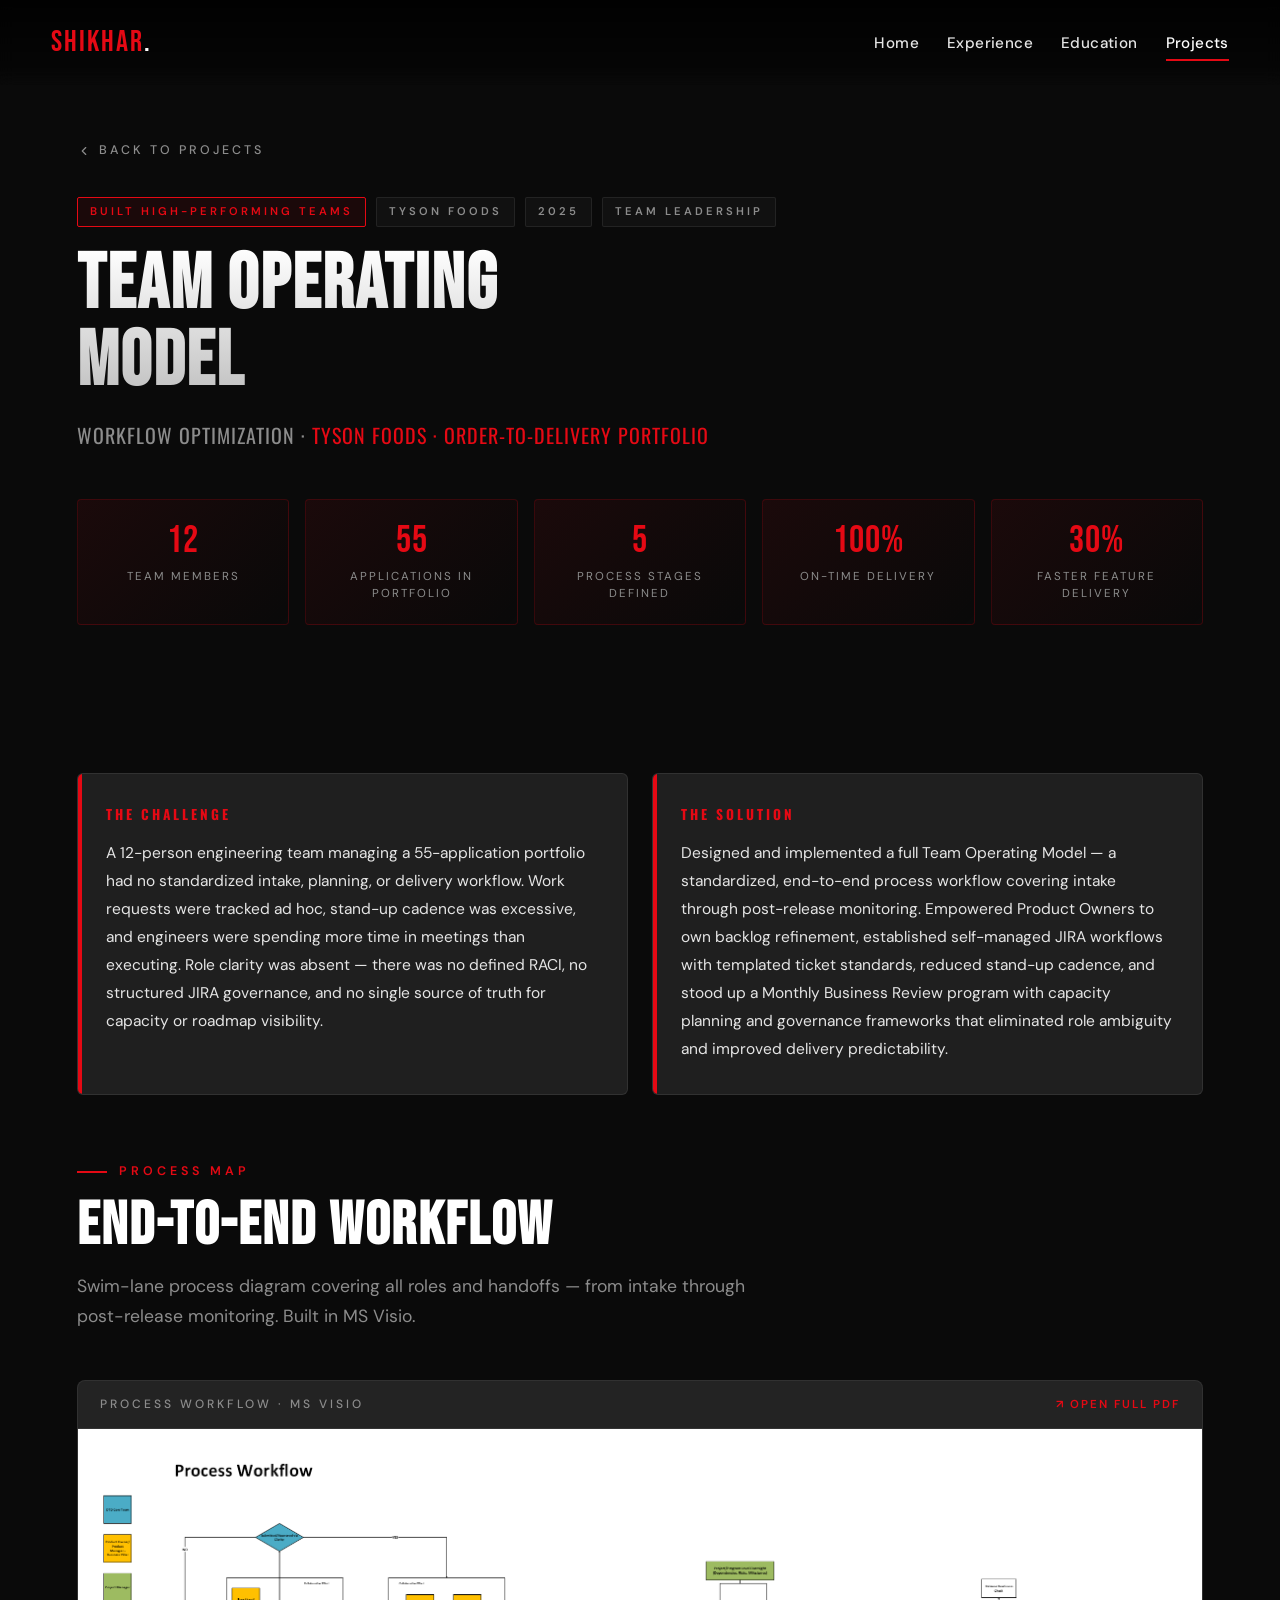
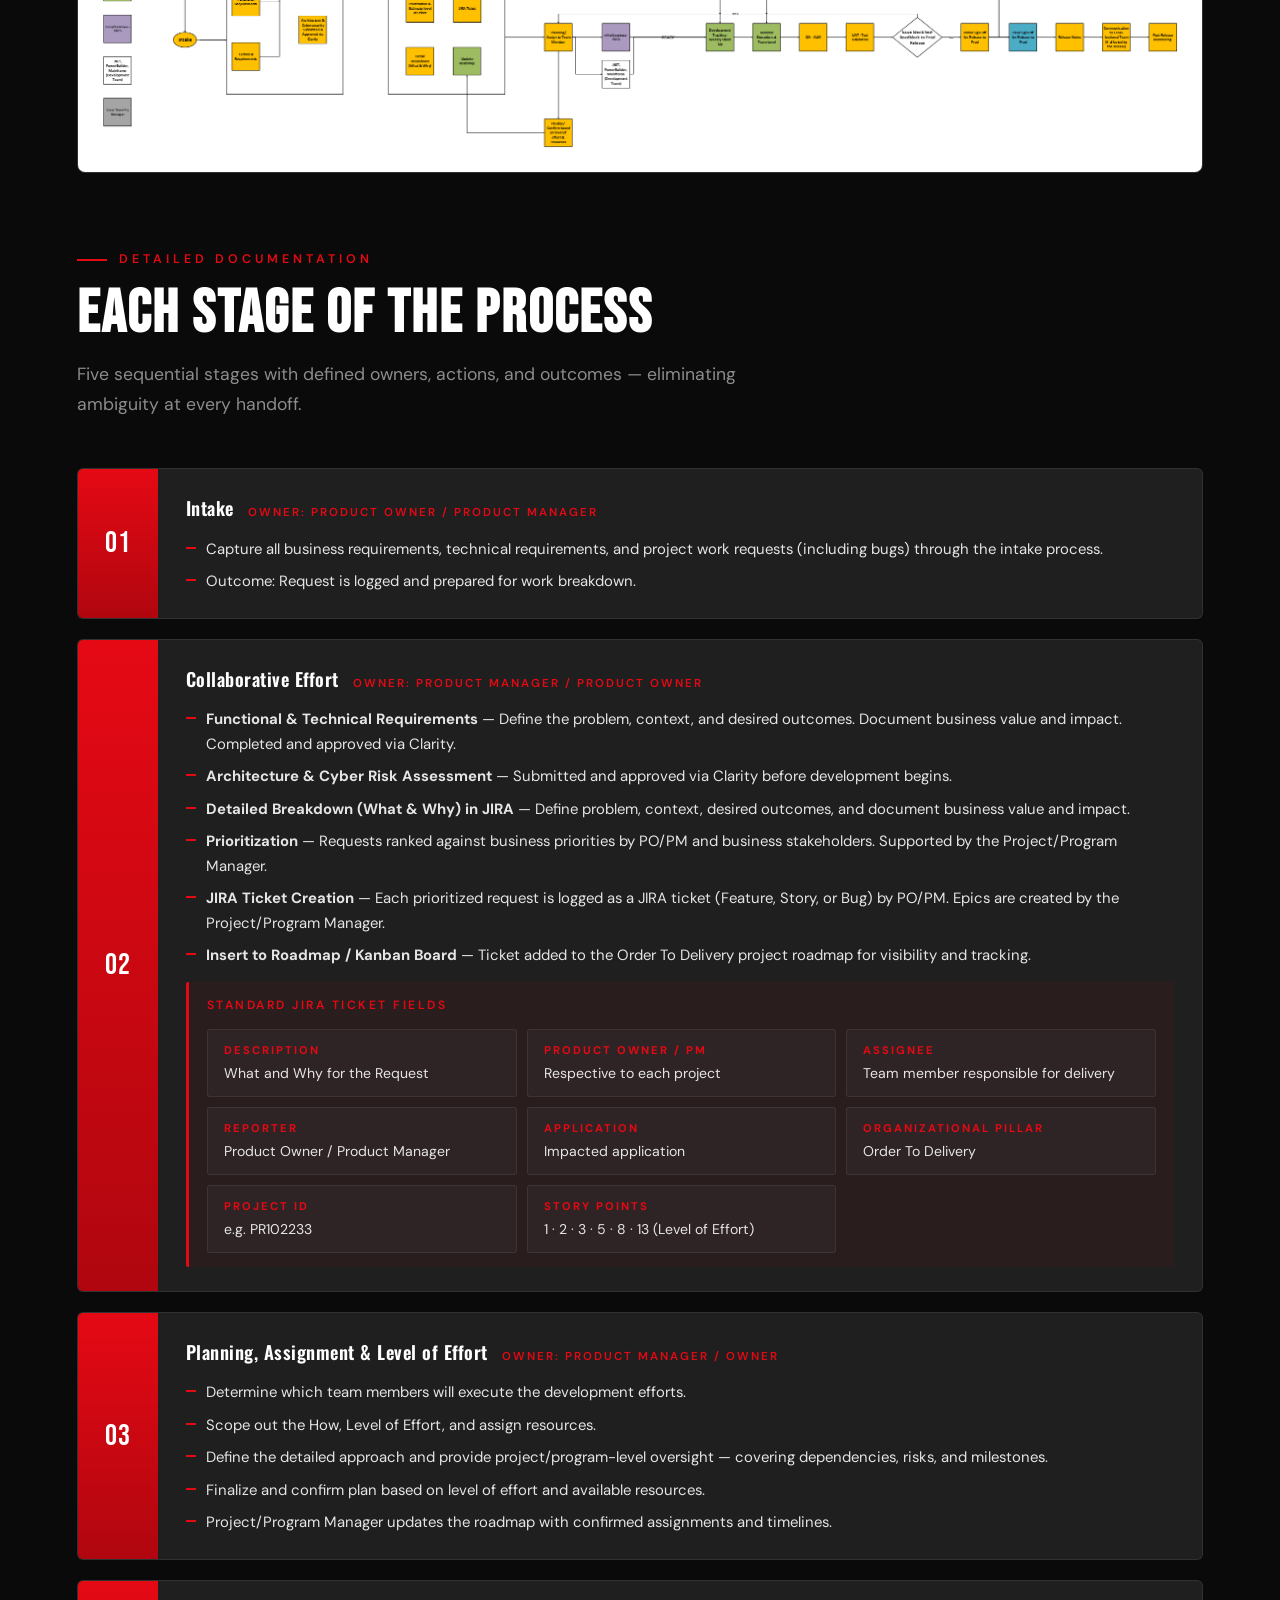
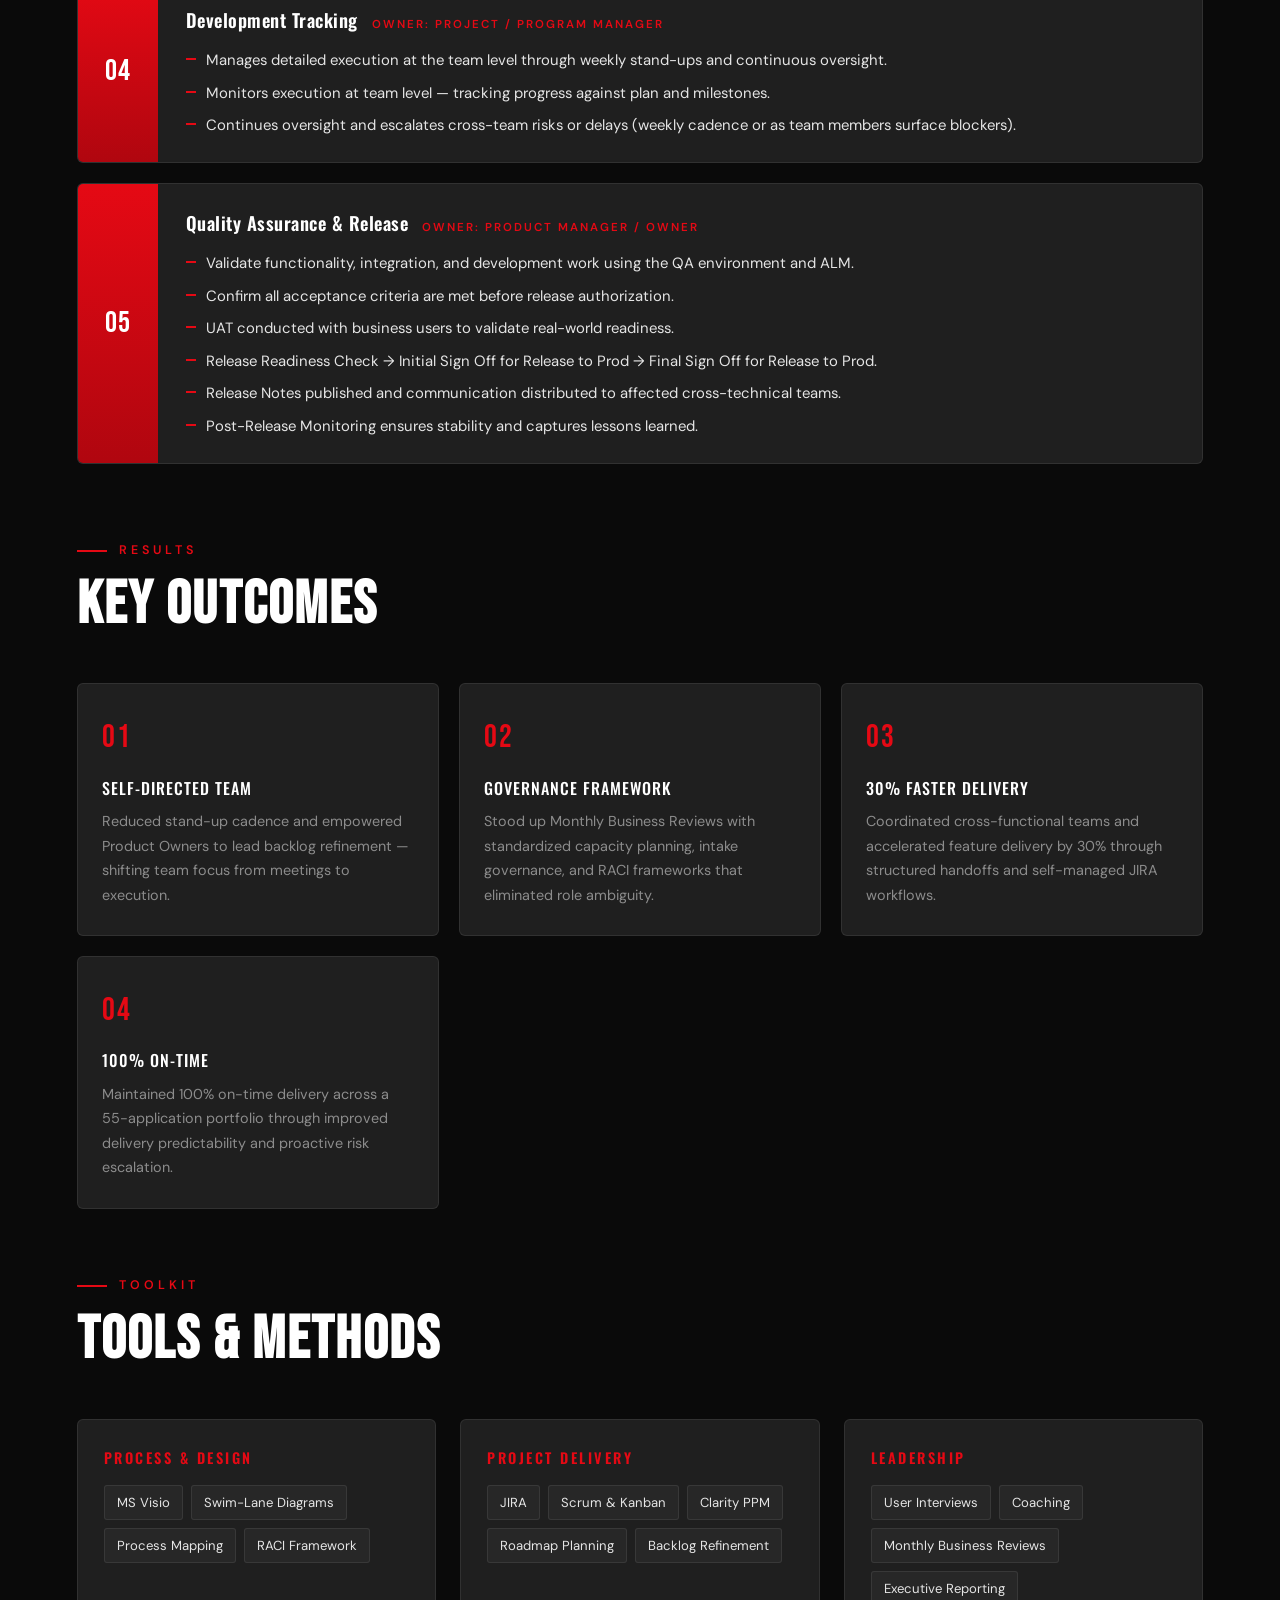
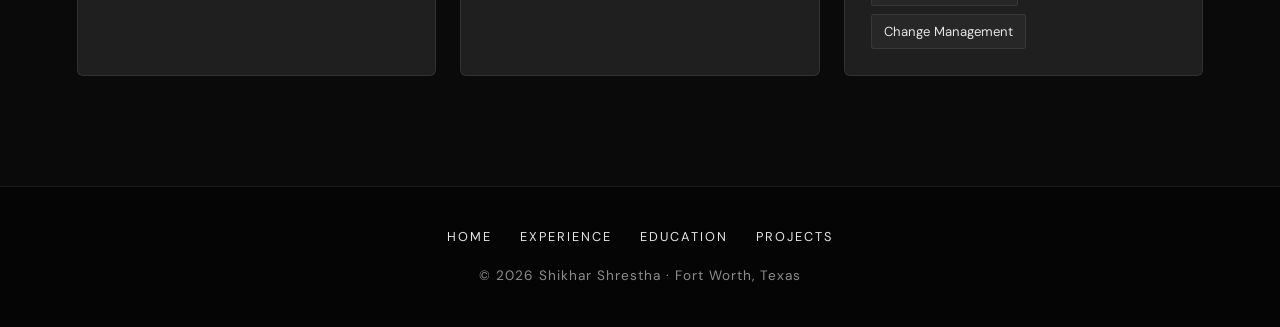
<file: projects/teamoperatingmodel.html>
<!DOCTYPE html>
<html lang="en">
<head>
  <meta charset="UTF-8" />
  <meta name="viewport" content="width=device-width, initial-scale=1.0" />
  <meta name="description" content="Team Operating Model — Tyson Foods. A process workflow and operating system built by Shikhar Shrestha to shift a 12-person engineering team from meetings to execution." />
  <title>Team Operating Model | Shikhar Shrestha</title>
  <link rel="stylesheet" href="../css/styles.css" />
  <link rel="icon" type="image/svg+xml" href="data:image/svg+xml,%3Csvg xmlns='http://www.w3.org/2000/svg' viewBox='0 0 32 32'%3E%3Crect width='32' height='32' fill='%23141414'/%3E%3Ctext x='50%25' y='50%25' text-anchor='middle' dominant-baseline='central' fill='%23E50914' font-family='Arial Black' font-size='22' font-weight='900'%3ES%3C/text%3E%3C/svg%3E" />
  <style>
    /* ---- Page-specific styles ---- */
    .project-hero {
      padding: 140px 6% 60px;
      max-width: 1400px;
      margin: 0 auto;
    }
    .back-link {
      display: inline-flex;
      align-items: center;
      gap: 8px;
      font-size: 0.78rem;
      letter-spacing: 3px;
      text-transform: uppercase;
      color: var(--text-muted);
      font-weight: 500;
      margin-bottom: 36px;
      transition: color 0.3s ease;
    }
    .back-link:hover { color: var(--netflix-red); }
    .back-link svg { width: 14px; height: 14px; }

    .project-hero-meta {
      display: flex;
      flex-wrap: wrap;
      gap: 10px;
      margin-bottom: 20px;
    }
    .meta-tag {
      font-size: 0.7rem;
      letter-spacing: 3px;
      text-transform: uppercase;
      font-weight: 600;
      padding: 5px 12px;
      border-radius: 2px;
    }
    .meta-tag-red {
      color: var(--netflix-red);
      border: 1px solid var(--netflix-red);
      background: rgba(229,9,20,0.08);
    }
    .meta-tag-ghost {
      color: var(--text-muted);
      border: 1px solid var(--border-subtle);
      background: rgba(255,255,255,0.03);
    }

    .project-hero-title {
      font-family: var(--font-display);
      font-size: clamp(2.4rem, 6vw, 4.8rem);
      letter-spacing: 2px;
      text-transform: uppercase;
      line-height: 1;
      margin-bottom: 18px;
      background: linear-gradient(180deg, #ffffff 0%, #bfbfbf 100%);
      -webkit-background-clip: text;
      background-clip: text;
      -webkit-text-fill-color: transparent;
    }
    .project-hero-sub {
      font-family: var(--font-heading);
      font-size: clamp(1rem, 1.6vw, 1.25rem);
      color: var(--text-muted);
      letter-spacing: 1px;
      text-transform: uppercase;
      font-weight: 400;
    }
    .project-hero-sub span { color: var(--netflix-red); }

    /* Stats row */
    .stat-row {
      display: grid;
      grid-template-columns: repeat(auto-fit, minmax(160px, 1fr));
      gap: 16px;
      margin: 48px 0;
    }
    .stat-box {
      padding: 22px 18px;
      background: linear-gradient(135deg, rgba(229,9,20,0.08) 0%, transparent 100%);
      border: 1px solid rgba(229,9,20,0.2);
      border-radius: 4px;
      text-align: center;
      transition: transform 0.3s ease;
    }
    .stat-box:hover { transform: translateY(-4px); }
    .stat-box .num {
      font-family: var(--font-display);
      font-size: clamp(1.8rem, 3.5vw, 2.4rem);
      color: var(--netflix-red);
      letter-spacing: 1px;
      line-height: 1;
      margin-bottom: 8px;
    }
    .stat-box .lbl {
      font-size: 0.72rem;
      letter-spacing: 2px;
      text-transform: uppercase;
      color: var(--text-muted);
      line-height: 1.5;
    }

    /* Diagram */
    .diagram-wrap {
      background: var(--bg-card);
      border: 1px solid var(--border-subtle);
      border-radius: 8px;
      overflow: hidden;
      margin: 40px 0;
      position: relative;
    }
    .diagram-label {
      display: flex;
      align-items: center;
      justify-content: space-between;
      padding: 14px 22px;
      border-bottom: 1px solid var(--border-subtle);
      background: rgba(255,255,255,0.02);
    }
    .diagram-label span {
      font-size: 0.75rem;
      letter-spacing: 3px;
      text-transform: uppercase;
      color: var(--text-muted);
      font-weight: 500;
    }
    .diagram-label a {
      font-size: 0.72rem;
      letter-spacing: 2px;
      text-transform: uppercase;
      color: var(--netflix-red);
      font-weight: 600;
      transition: opacity 0.2s;
    }
    .diagram-label a:hover { opacity: 0.75; }
    .diagram-scroll {
      overflow-x: auto;
      padding: 24px;
      background: #ffffff;
    }
    .diagram-scroll img {
      display: block;
      min-width: 900px;
      width: 100%;
      height: auto;
    }

    /* Narrative */
    .narrative-grid {
      display: grid;
      grid-template-columns: 1fr 1fr;
      gap: 24px;
      margin: 40px 0;
    }
    @media (max-width: 760px) { .narrative-grid { grid-template-columns: 1fr; } }
    .narrative-card {
      background: var(--bg-card);
      border: 1px solid var(--border-subtle);
      border-radius: 6px;
      padding: 30px 28px;
      position: relative;
      overflow: hidden;
    }
    .narrative-card::before {
      content: '';
      position: absolute;
      top: 0; left: 0;
      width: 4px; height: 100%;
      background: var(--netflix-red);
    }
    .narrative-card h3 {
      font-family: var(--font-heading);
      font-size: 0.85rem;
      letter-spacing: 3px;
      text-transform: uppercase;
      color: var(--netflix-red);
      margin-bottom: 14px;
    }
    .narrative-card p {
      color: var(--text-secondary);
      font-size: 0.97rem;
      line-height: 1.8;
    }

    /* Stage steps */
    .stages-list {
      display: flex;
      flex-direction: column;
      gap: 20px;
      margin-top: 32px;
    }
    .stage-card {
      background: var(--bg-card);
      border: 1px solid var(--border-subtle);
      border-radius: 6px;
      overflow: hidden;
      display: grid;
      grid-template-columns: 80px 1fr;
      transition: all 0.4s cubic-bezier(0.4,0,0.2,1);
    }
    .stage-card:hover {
      border-color: var(--netflix-red);
      transform: translateX(6px);
      box-shadow: var(--shadow-lg);
    }
    .stage-num {
      background: linear-gradient(180deg, var(--netflix-red) 0%, var(--netflix-red-dark) 100%);
      display: flex;
      align-items: center;
      justify-content: center;
      font-family: var(--font-display);
      font-size: 1.9rem;
      color: #fff;
      letter-spacing: 1px;
      flex-shrink: 0;
    }
    .stage-body {
      padding: 24px 28px;
    }
    .stage-header {
      display: flex;
      align-items: baseline;
      gap: 14px;
      flex-wrap: wrap;
      margin-bottom: 6px;
    }
    .stage-title {
      font-family: var(--font-heading);
      font-size: 1.15rem;
      font-weight: 600;
      letter-spacing: 0.5px;
      color: var(--text-primary);
    }
    .stage-owner {
      font-size: 0.72rem;
      letter-spacing: 2px;
      text-transform: uppercase;
      color: var(--netflix-red);
      font-weight: 600;
    }
    .stage-points {
      list-style: none;
      display: flex;
      flex-direction: column;
      gap: 8px;
      margin-top: 14px;
    }
    .stage-points li {
      padding-left: 20px;
      position: relative;
      color: var(--text-secondary);
      font-size: 0.93rem;
      line-height: 1.65;
    }
    .stage-points li::before {
      content: '';
      position: absolute;
      left: 0; top: 10px;
      width: 10px; height: 2px;
      background: var(--netflix-red);
    }
    .stage-sub {
      margin-top: 14px;
      padding: 14px 18px;
      background: rgba(229,9,20,0.05);
      border-left: 3px solid var(--netflix-red);
      border-radius: 2px;
    }
    .stage-sub-title {
      font-size: 0.75rem;
      letter-spacing: 2.5px;
      text-transform: uppercase;
      color: var(--netflix-red);
      font-weight: 600;
      margin-bottom: 8px;
    }
    .stage-sub p {
      color: var(--text-muted);
      font-size: 0.88rem;
      line-height: 1.7;
    }
    .stage-sub ul {
      list-style: none;
      display: flex;
      flex-wrap: wrap;
      gap: 6px;
      margin-top: 8px;
    }
    .stage-sub ul li {
      font-size: 0.75rem;
      padding: 3px 10px;
      background: rgba(255,255,255,0.04);
      border: 1px solid var(--border-subtle);
      border-radius: 2px;
      color: var(--text-muted);
      letter-spacing: 1px;
    }

    /* JIRA fields block */
    .jira-grid {
      display: grid;
      grid-template-columns: repeat(auto-fill, minmax(240px, 1fr));
      gap: 10px;
      margin-top: 14px;
    }
    .jira-field {
      padding: 12px 16px;
      background: rgba(255,255,255,0.03);
      border: 1px solid var(--border-subtle);
      border-radius: 3px;
      font-size: 0.88rem;
      color: var(--text-secondary);
      line-height: 1.5;
      transition: all 0.3s ease;
    }
    .jira-field:hover {
      background: rgba(229,9,20,0.07);
      border-color: var(--netflix-red);
    }
    .jira-field strong {
      display: block;
      font-size: 0.7rem;
      letter-spacing: 2px;
      text-transform: uppercase;
      color: var(--netflix-red);
      margin-bottom: 4px;
    }

    /* Outcomes */
    .outcome-grid {
      display: grid;
      grid-template-columns: repeat(auto-fit, minmax(280px, 1fr));
      gap: 20px;
      margin-top: 30px;
    }
    .outcome-card {
      padding: 28px 24px;
      background: var(--bg-card);
      border: 1px solid var(--border-subtle);
      border-radius: 6px;
      transition: all 0.4s ease;
      position: relative;
      overflow: hidden;
    }
    .outcome-card::after {
      content: '';
      position: absolute;
      bottom: 0; left: 0;
      width: 100%; height: 3px;
      background: var(--netflix-red);
      transform: scaleX(0);
      transform-origin: left;
      transition: transform 0.4s ease;
    }
    .outcome-card:hover {
      background: var(--bg-card-hover);
      transform: translateY(-5px);
    }
    .outcome-card:hover::after { transform: scaleX(1); }
    .outcome-icon {
      font-family: var(--font-display);
      font-size: 2rem;
      color: var(--netflix-red);
      letter-spacing: 2px;
      margin-bottom: 12px;
    }
    .outcome-card h4 {
      font-family: var(--font-heading);
      font-size: 1rem;
      font-weight: 500;
      letter-spacing: 1px;
      text-transform: uppercase;
      margin-bottom: 8px;
    }
    .outcome-card p {
      color: var(--text-muted);
      font-size: 0.9rem;
      line-height: 1.7;
    }

    @media (max-width: 640px) {
      .stage-card { grid-template-columns: 56px 1fr; }
      .stage-num { font-size: 1.4rem; }
      .stage-body { padding: 18px 18px; }
    }
  </style>
</head>
<body>

  <!-- NAVIGATION -->
  <nav class="nav">
    <div class="nav-inner">
      <a href="../index.html" class="nav-logo">SHIKHAR<span>.</span></a>
      <button class="nav-toggle" aria-label="Menu">☰</button>
      <ul class="nav-links">
        <li><a href="../index.html">Home</a></li>
        <li><a href="../experience.html">Experience</a></li>
        <li><a href="../education.html">Education</a></li>
        <li><a href="../projects.html" class="active">Projects</a></li>
      </ul>
    </div>
  </nav>

  <!-- HERO -->
  <div class="project-hero">
    <a href="../projects.html" class="back-link reveal">
      <svg viewBox="0 0 24 24" fill="none" stroke="currentColor" stroke-width="2" stroke-linecap="round" stroke-linejoin="round"><polyline points="15 18 9 12 15 6"></polyline></svg>
      Back to Projects
    </a>

    <div class="project-hero-meta reveal reveal-delay-1">
      <span class="meta-tag meta-tag-red">Built High-Performing Teams</span>
      <span class="meta-tag meta-tag-ghost">Tyson Foods</span>
      <span class="meta-tag meta-tag-ghost">2025</span>
      <span class="meta-tag meta-tag-ghost">Team Leadership</span>
    </div>

    <h1 class="project-hero-title reveal reveal-delay-1">Team Operating<br>Model</h1>
    <p class="project-hero-sub reveal reveal-delay-2">
      Workflow Optimization · <span>Tyson Foods · Order-to-Delivery Portfolio</span>
    </p>

    <!-- Quick Stats -->
    <div class="stat-row">
      <div class="stat-box reveal reveal-delay-1">
        <div class="num">12</div>
        <div class="lbl">Team Members</div>
      </div>
      <div class="stat-box reveal reveal-delay-2">
        <div class="num">55</div>
        <div class="lbl">Applications in Portfolio</div>
      </div>
      <div class="stat-box reveal reveal-delay-2">
        <div class="num">5</div>
        <div class="lbl">Process Stages Defined</div>
      </div>
      <div class="stat-box reveal reveal-delay-3">
        <div class="num">100%</div>
        <div class="lbl">On-Time Delivery</div>
      </div>
      <div class="stat-box reveal reveal-delay-3">
        <div class="num">30%</div>
        <div class="lbl">Faster Feature Delivery</div>
      </div>
    </div>
  </div>

  <!-- OVERVIEW & NARRATIVE -->
  <section class="section" style="padding-top: 0;">

    <div class="narrative-grid">
      <div class="narrative-card reveal">
        <h3>The Challenge</h3>
        <p>
          A 12-person engineering team managing a 55-application portfolio had no standardized intake, planning, or delivery workflow. Work requests were tracked ad hoc, stand-up cadence was excessive, and engineers were spending more time in meetings than executing. Role clarity was absent — there was no defined RACI, no structured JIRA governance, and no single source of truth for capacity or roadmap visibility.
        </p>
      </div>
      <div class="narrative-card reveal reveal-delay-1">
        <h3>The Solution</h3>
        <p>
          Designed and implemented a full Team Operating Model — a standardized, end-to-end process workflow covering intake through post-release monitoring. Empowered Product Owners to own backlog refinement, established self-managed JIRA workflows with templated ticket standards, reduced stand-up cadence, and stood up a Monthly Business Review program with capacity planning and governance frameworks that eliminated role ambiguity and improved delivery predictability.
        </p>
      </div>
    </div>

    <!-- PROCESS WORKFLOW DIAGRAM -->
    <div class="section-header" style="margin-top: 60px;">
      <div class="section-label reveal">Process Map</div>
      <h2 class="section-title reveal reveal-delay-1">End-to-End Workflow</h2>
      <p class="section-subtitle reveal reveal-delay-2">
        Swim-lane process diagram covering all roles and handoffs — from intake through post-release monitoring. Built in MS Visio.
      </p>
    </div>

    <div class="diagram-wrap reveal">
      <div class="diagram-label">
        <span>Process Workflow · MS Visio</span>
        <a href="../assets/projects/Team Operating Model - Tyson Foods/TeamWorkflowOptimization.pdf" target="_blank" rel="noopener">↗ Open Full PDF</a>
      </div>
      <div class="diagram-scroll">
        <img
          src="../assets/projects/Team Operating Model - Tyson Foods/TeamWorkflowOptimization.png"
          alt="Team Operating Model — end-to-end process workflow diagram showing swim lanes for OT2D Core Team, Product Owner, Project Manager, Infra/Database, Development Team, and Cross Team Manager"
        />
      </div>
    </div>

    <!-- STAGE-BY-STAGE BREAKDOWN -->
    <div class="section-header" style="margin-top: 70px;">
      <div class="section-label reveal">Detailed Documentation</div>
      <h2 class="section-title reveal reveal-delay-1">Each Stage of the Process</h2>
      <p class="section-subtitle reveal reveal-delay-2">
        Five sequential stages with defined owners, actions, and outcomes — eliminating ambiguity at every handoff.
      </p>
    </div>

    <div class="stages-list">

      <!-- Stage 1: Intake -->
      <div class="stage-card reveal">
        <div class="stage-num">01</div>
        <div class="stage-body">
          <div class="stage-header">
            <span class="stage-title">Intake</span>
            <span class="stage-owner">Owner: Product Owner / Product Manager</span>
          </div>
          <ul class="stage-points">
            <li>Capture all business requirements, technical requirements, and project work requests (including bugs) through the intake process.</li>
            <li>Outcome: Request is logged and prepared for work breakdown.</li>
          </ul>
        </div>
      </div>

      <!-- Stage 2: Collaborative Effort -->
      <div class="stage-card reveal reveal-delay-1">
        <div class="stage-num">02</div>
        <div class="stage-body">
          <div class="stage-header">
            <span class="stage-title">Collaborative Effort</span>
            <span class="stage-owner">Owner: Product Manager / Product Owner</span>
          </div>
          <ul class="stage-points">
            <li><strong>Functional &amp; Technical Requirements</strong> — Define the problem, context, and desired outcomes. Document business value and impact. Completed and approved via Clarity.</li>
            <li><strong>Architecture &amp; Cyber Risk Assessment</strong> — Submitted and approved via Clarity before development begins.</li>
            <li><strong>Detailed Breakdown (What &amp; Why) in JIRA</strong> — Define problem, context, desired outcomes, and document business value and impact.</li>
            <li><strong>Prioritization</strong> — Requests ranked against business priorities by PO/PM and business stakeholders. Supported by the Project/Program Manager.</li>
            <li><strong>JIRA Ticket Creation</strong> — Each prioritized request is logged as a JIRA ticket (Feature, Story, or Bug) by PO/PM. Epics are created by the Project/Program Manager.</li>
            <li><strong>Insert to Roadmap / Kanban Board</strong> — Ticket added to the Order To Delivery project roadmap for visibility and tracking.</li>
          </ul>

          <div class="stage-sub">
            <div class="stage-sub-title">Standard JIRA Ticket Fields</div>
            <div class="jira-grid">
              <div class="jira-field"><strong>Description</strong>What and Why for the Request</div>
              <div class="jira-field"><strong>Product Owner / PM</strong>Respective to each project</div>
              <div class="jira-field"><strong>Assignee</strong>Team member responsible for delivery</div>
              <div class="jira-field"><strong>Reporter</strong>Product Owner / Product Manager</div>
              <div class="jira-field"><strong>Application</strong>Impacted application</div>
              <div class="jira-field"><strong>Organizational Pillar</strong>Order To Delivery</div>
              <div class="jira-field"><strong>Project ID</strong>e.g. PR102233</div>
              <div class="jira-field"><strong>Story Points</strong>1 · 2 · 3 · 5 · 8 · 13 (Level of Effort)</div>
            </div>
          </div>
        </div>
      </div>

      <!-- Stage 3: Planning & Assignment -->
      <div class="stage-card reveal reveal-delay-2">
        <div class="stage-num">03</div>
        <div class="stage-body">
          <div class="stage-header">
            <span class="stage-title">Planning, Assignment &amp; Level of Effort</span>
            <span class="stage-owner">Owner: Product Manager / Owner</span>
          </div>
          <ul class="stage-points">
            <li>Determine which team members will execute the development efforts.</li>
            <li>Scope out the How, Level of Effort, and assign resources.</li>
            <li>Define the detailed approach and provide project/program-level oversight — covering dependencies, risks, and milestones.</li>
            <li>Finalize and confirm plan based on level of effort and available resources.</li>
            <li>Project/Program Manager updates the roadmap with confirmed assignments and timelines.</li>
          </ul>
        </div>
      </div>

      <!-- Stage 4: Development Tracking -->
      <div class="stage-card reveal reveal-delay-3">
        <div class="stage-num">04</div>
        <div class="stage-body">
          <div class="stage-header">
            <span class="stage-title">Development Tracking</span>
            <span class="stage-owner">Owner: Project / Program Manager</span>
          </div>
          <ul class="stage-points">
            <li>Manages detailed execution at the team level through weekly stand-ups and continuous oversight.</li>
            <li>Monitors execution at team level — tracking progress against plan and milestones.</li>
            <li>Continues oversight and escalates cross-team risks or delays (weekly cadence or as team members surface blockers).</li>
          </ul>
        </div>
      </div>

      <!-- Stage 5: Quality Assurance & Release -->
      <div class="stage-card reveal reveal-delay-4">
        <div class="stage-num">05</div>
        <div class="stage-body">
          <div class="stage-header">
            <span class="stage-title">Quality Assurance &amp; Release</span>
            <span class="stage-owner">Owner: Product Manager / Owner</span>
          </div>
          <ul class="stage-points">
            <li>Validate functionality, integration, and development work using the QA environment and ALM.</li>
            <li>Confirm all acceptance criteria are met before release authorization.</li>
            <li>UAT conducted with business users to validate real-world readiness.</li>
            <li>Release Readiness Check → Initial Sign Off for Release to Prod → Final Sign Off for Release to Prod.</li>
            <li>Release Notes published and communication distributed to affected cross-technical teams.</li>
            <li>Post-Release Monitoring ensures stability and captures lessons learned.</li>
          </ul>
        </div>
      </div>

    </div>

    <!-- OUTCOMES -->
    <div class="section-header" style="margin-top: 70px;">
      <div class="section-label reveal">Results</div>
      <h2 class="section-title reveal reveal-delay-1">Key Outcomes</h2>
    </div>

    <div class="outcome-grid">
      <div class="outcome-card reveal">
        <div class="outcome-icon">01</div>
        <h4>Self-Directed Team</h4>
        <p>Reduced stand-up cadence and empowered Product Owners to lead backlog refinement — shifting team focus from meetings to execution.</p>
      </div>
      <div class="outcome-card reveal reveal-delay-1">
        <div class="outcome-icon">02</div>
        <h4>Governance Framework</h4>
        <p>Stood up Monthly Business Reviews with standardized capacity planning, intake governance, and RACI frameworks that eliminated role ambiguity.</p>
      </div>
      <div class="outcome-card reveal reveal-delay-2">
        <div class="outcome-icon">03</div>
        <h4>30% Faster Delivery</h4>
        <p>Coordinated cross-functional teams and accelerated feature delivery by 30% through structured handoffs and self-managed JIRA workflows.</p>
      </div>
      <div class="outcome-card reveal reveal-delay-3">
        <div class="outcome-icon">04</div>
        <h4>100% On-Time</h4>
        <p>Maintained 100% on-time delivery across a 55-application portfolio through improved delivery predictability and proactive risk escalation.</p>
      </div>
    </div>

    <!-- TOOLS & METHODS -->
    <div class="skills-section">
      <div class="section-header">
        <div class="section-label reveal">Toolkit</div>
        <h2 class="section-title reveal reveal-delay-1">Tools &amp; Methods</h2>
      </div>
      <div class="skills-grid">
        <div class="skill-group reveal">
          <h4>Process &amp; Design</h4>
          <div class="skill-pills">
            <span class="skill-pill">MS Visio</span>
            <span class="skill-pill">Swim-Lane Diagrams</span>
            <span class="skill-pill">Process Mapping</span>
            <span class="skill-pill">RACI Framework</span>
          </div>
        </div>
        <div class="skill-group reveal reveal-delay-1">
          <h4>Project Delivery</h4>
          <div class="skill-pills">
            <span class="skill-pill">JIRA</span>
            <span class="skill-pill">Scrum &amp; Kanban</span>
            <span class="skill-pill">Clarity PPM</span>
            <span class="skill-pill">Roadmap Planning</span>
            <span class="skill-pill">Backlog Refinement</span>
          </div>
        </div>
        <div class="skill-group reveal reveal-delay-2">
          <h4>Leadership</h4>
          <div class="skill-pills">
            <span class="skill-pill">User Interviews</span>
            <span class="skill-pill">Coaching</span>
            <span class="skill-pill">Monthly Business Reviews</span>
            <span class="skill-pill">Executive Reporting</span>
            <span class="skill-pill">Change Management</span>
          </div>
        </div>
      </div>
    </div>

  </section>

  <!-- FOOTER -->
  <footer class="footer">
    <div class="footer-links">
      <a href="../index.html">Home</a>
      <a href="../experience.html">Experience</a>
      <a href="../education.html">Education</a>
      <a href="../projects.html">Projects</a>
    </div>
    <p>© <span id="year"></span> Shikhar Shrestha · Fort Worth, Texas</p>
  </footer>

  <script>document.getElementById('year').textContent = new Date().getFullYear();</script>
  <script src="../js/main.js"></script>
</body>
</html>
</file>
<file: css/styles.css>
/* ==========================================================================
   Shikhar Shrestha | Portfolio — Netflix-inspired Theme
   ========================================================================== */

@import url('https://fonts.googleapis.com/css2?family=Bebas+Neue&family=Oswald:wght@400;500;600;700&family=DM+Sans:wght@300;400;500;600;700&display=swap');

:root {
  --netflix-red: #E50914;
  --netflix-red-dark: #B0060F;
  --netflix-red-light: #F40612;
  --bg-black: #0a0a0a;
  --bg-dark: #141414;
  --bg-card: #1f1f1f;
  --bg-card-hover: #2a2a2a;
  --text-primary: #ffffff;
  --text-secondary: #e5e5e5;
  --text-muted: #8c8c8c;
  --border-subtle: rgba(255, 255, 255, 0.08);
  --gradient-overlay: linear-gradient(180deg, rgba(10,10,10,0) 0%, rgba(10,10,10,0.6) 60%, var(--bg-black) 100%);
  --shadow-lg: 0 20px 60px rgba(0,0,0,0.6);
  --shadow-red: 0 10px 40px rgba(229, 9, 20, 0.25);

  --font-display: 'Bebas Neue', 'Oswald', sans-serif;
  --font-heading: 'Oswald', sans-serif;
  --font-body: 'DM Sans', system-ui, sans-serif;
}

* {
  margin: 0;
  padding: 0;
  box-sizing: border-box;
}

html {
  scroll-behavior: smooth;
  -webkit-text-size-adjust: 100%;
}

body {
  font-family: var(--font-body);
  background: var(--bg-black);
  color: var(--text-primary);
  line-height: 1.6;
  overflow-x: hidden;
  min-height: 100vh;
}

img { max-width: 100%; height: auto; display: block; }
a { color: inherit; text-decoration: none; transition: color 0.3s ease; }
a:hover { color: var(--netflix-red); }
button { font-family: inherit; cursor: pointer; border: none; background: none; color: inherit; }

/* ==========================================================================
   Navigation
   ========================================================================== */
.nav {
  position: fixed;
  top: 0; left: 0; right: 0;
  z-index: 100;
  padding: 18px 4%;
  background: linear-gradient(180deg, rgba(0,0,0,0.85) 0%, rgba(0,0,0,0.4) 80%, transparent 100%);
  backdrop-filter: blur(8px);
  -webkit-backdrop-filter: blur(8px);
  transition: background 0.3s ease;
}
.nav.scrolled {
  background: rgba(10, 10, 10, 0.95);
}
.nav-inner {
  display: flex;
  align-items: center;
  justify-content: space-between;
  max-width: 1440px;
  margin: 0 auto;
}
.nav-logo {
  font-family: var(--font-display);
  font-size: clamp(1.4rem, 2.5vw, 1.9rem);
  color: var(--netflix-red);
  letter-spacing: 2px;
  font-weight: 400;
}
.nav-logo span { color: var(--text-primary); }
.nav-links {
  display: flex;
  gap: 28px;
  list-style: none;
  align-items: center;
}
.nav-links a {
  font-size: 0.95rem;
  font-weight: 500;
  letter-spacing: 0.4px;
  color: var(--text-secondary);
  position: relative;
  padding: 4px 0;
}
.nav-links a::after {
  content: '';
  position: absolute;
  bottom: -4px; left: 0;
  width: 0; height: 2px;
  background: var(--netflix-red);
  transition: width 0.3s ease;
}
.nav-links a:hover::after,
.nav-links a.active::after { width: 100%; }
.nav-links a.active { color: var(--text-primary); }

.nav-toggle {
  display: none;
  font-size: 1.5rem;
  color: var(--text-primary);
  z-index: 101;
}

/* ==========================================================================
   Home / Hero
   ========================================================================== */
.hero {
  min-height: 100vh;
  display: flex;
  align-items: center;
  padding: 120px 6% 80px;
  position: relative;
  background: radial-gradient(ellipse at top right, rgba(229,9,20,0.15) 0%, transparent 55%),
              radial-gradient(ellipse at bottom left, rgba(229,9,20,0.08) 0%, transparent 50%),
              var(--bg-black);
}
.hero::before {
  content: '';
  position: absolute;
  inset: 0;
  background-image:
    linear-gradient(rgba(255,255,255,0.015) 1px, transparent 1px),
    linear-gradient(90deg, rgba(255,255,255,0.015) 1px, transparent 1px);
  background-size: 50px 50px;
  pointer-events: none;
}
.hero-inner {
  max-width: 1200px;
  margin: 0 auto;
  display: grid;
  grid-template-columns: auto 1fr;
  gap: clamp(32px, 5vw, 72px);
  align-items: center;
  position: relative;
  z-index: 1;
  width: 100%;
}

.profile-frame {
  width: clamp(220px, 26vw, 320px);
  aspect-ratio: 3 / 4;
  background: var(--bg-card);
  border: 3px solid var(--netflix-red);
  box-shadow: var(--shadow-red), 0 0 0 8px rgba(229,9,20,0.1);
  position: relative;
  overflow: hidden;
  transition: transform 0.5s cubic-bezier(0.4, 0, 0.2, 1);
}
.profile-frame::before {
  content: '';
  position: absolute;
  inset: 0;
  background: linear-gradient(135deg, transparent 60%, rgba(229,9,20,0.2) 100%);
  z-index: 2;
  pointer-events: none;
}
.profile-frame:hover { transform: scale(1.02); }
.profile-frame img {
  width: 100%;
  height: 100%;
  object-fit: cover;
  object-position: center top;
}
.profile-placeholder {
  width: 100%; height: 100%;
  display: flex;
  align-items: center;
  justify-content: center;
  font-family: var(--font-display);
  font-size: clamp(4rem, 8vw, 7rem);
  color: var(--netflix-red);
  background: linear-gradient(135deg, #1a1a1a 0%, #0a0a0a 100%);
}

.hero-content { min-width: 0; }
.hero-tag {
  display: inline-block;
  font-size: 0.75rem;
  letter-spacing: 4px;
  color: var(--netflix-red);
  text-transform: uppercase;
  font-weight: 600;
  margin-bottom: 18px;
  padding: 6px 14px;
  border: 1px solid var(--netflix-red);
  border-radius: 2px;
  background: rgba(229, 9, 20, 0.08);
}
.hero-name {
  font-family: var(--font-display);
  font-size: clamp(2.5rem, 7vw, 5.5rem);
  line-height: 0.95;
  letter-spacing: 2px;
  text-transform: uppercase;
  margin-bottom: 14px;
  background: linear-gradient(180deg, #ffffff 0%, #bfbfbf 100%);
  -webkit-background-clip: text;
  background-clip: text;
  -webkit-text-fill-color: transparent;
}
.hero-role {
  font-family: var(--font-heading);
  font-size: clamp(1rem, 1.8vw, 1.35rem);
  color: var(--text-secondary);
  font-weight: 400;
  letter-spacing: 1px;
  text-transform: uppercase;
  margin-bottom: 26px;
}
.hero-role span { color: var(--netflix-red); font-weight: 600; }

.contact-grid {
  display: grid;
  grid-template-columns: repeat(auto-fit, minmax(240px, 1fr));
  gap: 14px;
  margin-top: 24px;
}
.contact-item {
  display: flex;
  align-items: center;
  gap: 12px;
  padding: 12px 16px;
  background: rgba(31, 31, 31, 0.6);
  border: 1px solid var(--border-subtle);
  border-radius: 4px;
  font-size: 0.9rem;
  transition: all 0.3s ease;
  word-break: break-word;
}
.contact-item:hover {
  background: rgba(229, 9, 20, 0.1);
  border-color: var(--netflix-red);
  transform: translateX(4px);
}
.contact-icon {
  width: 18px; height: 18px;
  color: var(--netflix-red);
  flex-shrink: 0;
}

/* ==========================================================================
   Section Shared
   ========================================================================== */
.section {
  padding: clamp(60px, 9vw, 110px) 6%;
  max-width: 1400px;
  margin: 0 auto;
}
.section-alt { background: linear-gradient(180deg, var(--bg-black) 0%, #0f0f0f 100%); }

.section-header { margin-bottom: 48px; }
.section-label {
  display: inline-flex;
  align-items: center;
  gap: 12px;
  font-size: 0.78rem;
  letter-spacing: 4px;
  color: var(--netflix-red);
  text-transform: uppercase;
  font-weight: 600;
  margin-bottom: 14px;
}
.section-label::before {
  content: '';
  width: 30px; height: 2px;
  background: var(--netflix-red);
}
.section-title {
  font-family: var(--font-display);
  font-size: clamp(2.2rem, 5vw, 3.8rem);
  letter-spacing: 2px;
  text-transform: uppercase;
  line-height: 1;
  margin-bottom: 16px;
}
.section-subtitle {
  font-size: clamp(0.95rem, 1.5vw, 1.1rem);
  color: var(--text-muted);
  max-width: 700px;
  line-height: 1.7;
}

/* ==========================================================================
   Summary / Impact cards
   ========================================================================== */
.summary-grid {
  display: grid;
  grid-template-columns: repeat(auto-fit, minmax(280px, 1fr));
  gap: 24px;
}
.summary-card {
  padding: 32px 28px;
  background: var(--bg-card);
  border: 1px solid var(--border-subtle);
  border-radius: 6px;
  position: relative;
  overflow: hidden;
  transition: all 0.4s cubic-bezier(0.4, 0, 0.2, 1);
}
.summary-card::before {
  content: '';
  position: absolute;
  top: 0; left: 0;
  width: 4px; height: 100%;
  background: var(--netflix-red);
  transform: scaleY(0);
  transform-origin: top;
  transition: transform 0.4s ease;
}
.summary-card:hover {
  background: var(--bg-card-hover);
  transform: translateY(-6px);
  box-shadow: var(--shadow-lg);
}
.summary-card:hover::before { transform: scaleY(1); }
.summary-card-num {
  font-family: var(--font-display);
  font-size: 2.5rem;
  color: var(--netflix-red);
  letter-spacing: 2px;
  line-height: 1;
  margin-bottom: 12px;
}
.summary-card h3 {
  font-family: var(--font-heading);
  font-size: 1.15rem;
  font-weight: 500;
  letter-spacing: 1px;
  text-transform: uppercase;
  margin-bottom: 10px;
}
.summary-card p {
  color: var(--text-muted);
  font-size: 0.95rem;
  line-height: 1.7;
}

.summary-text {
  background: var(--bg-card);
  border-left: 4px solid var(--netflix-red);
  padding: 30px 34px;
  border-radius: 2px;
  margin-bottom: 50px;
  font-size: clamp(1rem, 1.3vw, 1.1rem);
  color: var(--text-secondary);
  line-height: 1.8;
}

/* ==========================================================================
   Impact highlights row
   ========================================================================== */
.impact-row {
  display: grid;
  grid-template-columns: repeat(auto-fit, minmax(200px, 1fr));
  gap: 20px;
  margin-top: 50px;
}
.impact-stat {
  text-align: center;
  padding: 28px 20px;
  background: linear-gradient(135deg, rgba(229,9,20,0.08) 0%, transparent 100%);
  border: 1px solid rgba(229,9,20,0.2);
  border-radius: 4px;
  transition: transform 0.3s ease;
}
.impact-stat:hover { transform: translateY(-4px); }
.impact-stat .big {
  font-family: var(--font-display);
  font-size: clamp(2.2rem, 4vw, 3rem);
  color: var(--netflix-red);
  line-height: 1;
  margin-bottom: 8px;
  letter-spacing: 1px;
}
.impact-stat .label {
  font-size: 0.8rem;
  letter-spacing: 2px;
  text-transform: uppercase;
  color: var(--text-muted);
}

/* ==========================================================================
   Experience Timeline
   ========================================================================== */
.experience-list { display: flex; flex-direction: column; gap: 28px; }
.exp-card {
  background: var(--bg-card);
  border: 1px solid var(--border-subtle);
  border-radius: 6px;
  overflow: hidden;
  transition: all 0.4s cubic-bezier(0.4, 0, 0.2, 1);
  position: relative;
}
.exp-card:hover {
  border-color: var(--netflix-red);
  transform: translateY(-4px);
  box-shadow: var(--shadow-lg);
}
.exp-header {
  display: grid;
  grid-template-columns: auto 1fr auto;
  gap: 24px;
  align-items: center;
  padding: 28px 32px;
  border-bottom: 1px solid var(--border-subtle);
  background: linear-gradient(180deg, rgba(255,255,255,0.02) 0%, transparent 100%);
}
.company-logo {
  width: 130px; height: 78px;
  border-radius: 6px;
  background: #fafafa;
  display: flex;
  align-items: center;
  justify-content: center;
  padding: 8px 12px;
  flex-shrink: 0;
  box-shadow: 0 6px 20px rgba(0,0,0,0.5), inset 0 1px 0 rgba(255,255,255,0.6);
  border: 1px solid rgba(255,255,255,0.08);
  overflow: hidden;
}
.company-logo img {
  max-width: 100%;
  max-height: 100%;
  width: 100%;
  height: 100%;
  object-fit: contain;
}
.company-logo-fallback {
  font-family: var(--font-display);
  font-size: 1.6rem;
  color: var(--bg-black);
  letter-spacing: 2px;
}
.exp-head-text { min-width: 0; }
.exp-company {
  font-family: var(--font-heading);
  font-size: clamp(1.25rem, 2vw, 1.6rem);
  font-weight: 600;
  letter-spacing: 0.5px;
  margin-bottom: 4px;
}
.exp-location {
  font-size: 0.85rem;
  color: var(--text-muted);
  letter-spacing: 1px;
  text-transform: uppercase;
}
.exp-duration {
  text-align: right;
  flex-shrink: 0;
}
.exp-duration .years {
  font-family: var(--font-display);
  font-size: clamp(1.4rem, 2.5vw, 1.9rem);
  color: var(--netflix-red);
  letter-spacing: 1px;
  line-height: 1;
}
.exp-duration .dates {
  font-size: 0.8rem;
  color: var(--text-muted);
  letter-spacing: 1px;
  margin-top: 4px;
}
.exp-body { padding: 8px 32px 28px; }
.role-block {
  padding: 24px 0;
  border-bottom: 1px solid var(--border-subtle);
}
.role-block:last-child { border-bottom: none; }
.role-title {
  font-family: var(--font-heading);
  font-size: 1.15rem;
  font-weight: 500;
  color: var(--text-primary);
  letter-spacing: 0.5px;
  margin-bottom: 6px;
}
.role-dates {
  font-size: 0.8rem;
  color: var(--netflix-red);
  letter-spacing: 2px;
  text-transform: uppercase;
  font-weight: 500;
  margin-bottom: 14px;
}
.role-list {
  list-style: none;
  display: flex;
  flex-direction: column;
  gap: 10px;
}
.role-list li {
  padding-left: 22px;
  position: relative;
  color: var(--text-secondary);
  font-size: 0.95rem;
  line-height: 1.65;
}
.role-list li::before {
  content: '';
  position: absolute;
  left: 0; top: 10px;
  width: 10px; height: 2px;
  background: var(--netflix-red);
}

/* ==========================================================================
   Education Page
   ========================================================================== */
.edu-grid {
  display: grid;
  gap: 28px;
}
.edu-card {
  background: var(--bg-card);
  border: 1px solid var(--border-subtle);
  border-radius: 6px;
  overflow: hidden;
  display: grid;
  grid-template-columns: 8px 1fr;
  transition: all 0.4s ease;
}
.edu-card:hover {
  border-color: var(--netflix-red);
  transform: translateX(6px);
}
.edu-accent {
  background: linear-gradient(180deg, var(--netflix-red) 0%, var(--netflix-red-dark) 100%);
}
.edu-body { padding: 32px 34px; }
.edu-head {
  display: grid;
  grid-template-columns: auto 1fr;
  gap: 22px;
  align-items: center;
  margin-bottom: 22px;
}
.edu-logo {
  width: 130px; height: 78px;
  background: #fafafa;
  border-radius: 6px;
  display: flex;
  align-items: center;
  justify-content: center;
  padding: 8px 12px;
  box-shadow: 0 6px 20px rgba(0,0,0,0.5), inset 0 1px 0 rgba(255,255,255,0.6);
  border: 1px solid rgba(255,255,255,0.08);
  flex-shrink: 0;
  overflow: hidden;
}
.edu-logo img { width: 100%; height: 100%; object-fit: contain; }
.edu-school {
  font-family: var(--font-display);
  font-size: clamp(1.6rem, 3vw, 2.2rem);
  letter-spacing: 2px;
  text-transform: uppercase;
  margin-bottom: 6px;
  line-height: 1;
}
.edu-degree {
  font-family: var(--font-heading);
  font-size: 1.05rem;
  color: var(--netflix-red);
  letter-spacing: 1px;
  margin-bottom: 6px;
  font-weight: 500;
}
.edu-meta {
  display: flex;
  flex-wrap: wrap;
  gap: 16px;
  color: var(--text-muted);
  font-size: 0.85rem;
  letter-spacing: 1px;
  text-transform: uppercase;
  margin-bottom: 18px;
}
.edu-track {
  padding: 14px 18px;
  background: rgba(229, 9, 20, 0.06);
  border-left: 3px solid var(--netflix-red);
  border-radius: 2px;
  font-size: 0.95rem;
  color: var(--text-secondary);
  margin-bottom: 20px;
}
.edu-track strong { color: var(--text-primary); }

.coursework-list, .cert-list {
  list-style: none;
  display: grid;
  grid-template-columns: repeat(auto-fill, minmax(240px, 1fr));
  gap: 10px;
  margin-top: 12px;
}
.coursework-list li, .cert-list li {
  padding: 12px 16px;
  background: rgba(255,255,255,0.03);
  border: 1px solid var(--border-subtle);
  border-radius: 3px;
  font-size: 0.9rem;
  color: var(--text-secondary);
  transition: all 0.3s ease;
  display: flex;
  align-items: center;
  gap: 10px;
}
.coursework-list li::before, .cert-list li::before {
  content: '▸';
  color: var(--netflix-red);
  font-weight: bold;
}
.coursework-list li:hover, .cert-list li:hover {
  background: rgba(229, 9, 20, 0.08);
  border-color: var(--netflix-red);
  transform: translateY(-2px);
}

.subsection-title {
  font-family: var(--font-heading);
  font-size: 1rem;
  font-weight: 600;
  letter-spacing: 2.5px;
  text-transform: uppercase;
  color: var(--text-primary);
  margin: 24px 0 4px;
  display: flex;
  align-items: center;
  gap: 12px;
}
.subsection-title::before {
  content: '';
  width: 24px; height: 2px;
  background: var(--netflix-red);
}

/* ==========================================================================
   Projects Page
   ========================================================================== */
.projects-grid {
  display: grid;
  grid-template-columns: repeat(auto-fill, minmax(320px, 1fr));
  gap: 28px;
}
.project-card {
  background: var(--bg-card);
  border: 1px solid var(--border-subtle);
  border-radius: 6px;
  overflow: hidden;
  transition: all 0.4s cubic-bezier(0.4, 0, 0.2, 1);
  cursor: pointer;
  display: flex;
  flex-direction: column;
}
.project-card:hover {
  transform: translateY(-8px) scale(1.01);
  border-color: var(--netflix-red);
  box-shadow: var(--shadow-lg), var(--shadow-red);
}
.project-media {
  aspect-ratio: 16 / 9;
  background: linear-gradient(135deg, #1a1a1a 0%, #0a0a0a 100%);
  position: relative;
  overflow: hidden;
  display: flex;
  align-items: center;
  justify-content: center;
}
.project-media::after {
  content: '';
  position: absolute;
  inset: 0;
  background: linear-gradient(180deg, transparent 60%, rgba(10,10,10,0.9) 100%);
  z-index: 1;
}
.project-media img,
.project-media video {
  width: 100%;
  height: 100%;
  object-fit: cover;
}
.project-placeholder {
  text-align: center;
  color: var(--text-muted);
  padding: 20px;
  z-index: 2;
}
.project-placeholder-icon {
  font-family: var(--font-display);
  font-size: 3rem;
  color: var(--netflix-red);
  margin-bottom: 8px;
  letter-spacing: 2px;
}
.project-content { padding: 24px 26px; flex: 1; display: flex; flex-direction: column; }
.project-tag {
  display: inline-block;
  font-size: 0.7rem;
  letter-spacing: 3px;
  color: var(--netflix-red);
  text-transform: uppercase;
  font-weight: 600;
  margin-bottom: 10px;
}
.project-title {
  font-family: var(--font-heading);
  font-size: 1.3rem;
  font-weight: 600;
  letter-spacing: 0.5px;
  margin-bottom: 10px;
  line-height: 1.2;
}
.project-desc {
  color: var(--text-muted);
  font-size: 0.92rem;
  line-height: 1.65;
  margin-bottom: 16px;
  flex: 1;
}
.project-tech {
  display: flex;
  flex-wrap: wrap;
  gap: 6px;
  margin-bottom: 16px;
}
.tech-pill {
  font-size: 0.72rem;
  padding: 4px 10px;
  background: rgba(255, 255, 255, 0.05);
  border: 1px solid var(--border-subtle);
  border-radius: 2px;
  letter-spacing: 1px;
  text-transform: uppercase;
  color: var(--text-secondary);
}
.project-actions {
  display: flex;
  gap: 10px;
  flex-wrap: wrap;
}
.btn {
  display: inline-flex;
  align-items: center;
  gap: 8px;
  padding: 9px 18px;
  font-family: var(--font-heading);
  font-size: 0.8rem;
  font-weight: 500;
  letter-spacing: 2px;
  text-transform: uppercase;
  border-radius: 3px;
  transition: all 0.3s ease;
  cursor: pointer;
}
.btn-primary {
  background: var(--netflix-red);
  color: #fff;
}
.btn-primary:hover {
  background: var(--netflix-red-light);
  transform: scale(1.04);
  box-shadow: var(--shadow-red);
  color: #fff;
}
.btn-ghost {
  background: rgba(255,255,255,0.08);
  color: var(--text-primary);
  border: 1px solid var(--border-subtle);
}
.btn-ghost:hover {
  background: rgba(255,255,255,0.15);
  border-color: var(--text-muted);
  color: var(--text-primary);
}

.template-note {
  background: rgba(229, 9, 20, 0.08);
  border: 1px dashed var(--netflix-red);
  border-radius: 4px;
  padding: 20px 24px;
  margin-bottom: 40px;
  color: var(--text-secondary);
  font-size: 0.92rem;
  line-height: 1.7;
}
.template-note strong { color: var(--netflix-red); letter-spacing: 1px; text-transform: uppercase; font-size: 0.85rem; }

/* ==========================================================================
   Skills sidebar / pills
   ========================================================================== */
.skills-section { margin-top: 60px; }
.skills-grid {
  display: grid;
  grid-template-columns: repeat(auto-fit, minmax(260px, 1fr));
  gap: 24px;
  margin-top: 30px;
}
.skill-group {
  background: var(--bg-card);
  border: 1px solid var(--border-subtle);
  border-radius: 6px;
  padding: 26px;
}
.skill-group h4 {
  font-family: var(--font-heading);
  font-size: 0.9rem;
  letter-spacing: 2.5px;
  text-transform: uppercase;
  color: var(--netflix-red);
  margin-bottom: 16px;
  font-weight: 600;
}
.skill-pills {
  display: flex;
  flex-wrap: wrap;
  gap: 8px;
}
.skill-pill {
  font-size: 0.82rem;
  padding: 6px 12px;
  background: rgba(255,255,255,0.04);
  border: 1px solid var(--border-subtle);
  border-radius: 3px;
  color: var(--text-secondary);
  transition: all 0.3s ease;
}
.skill-pill:hover {
  background: var(--netflix-red);
  color: #fff;
  border-color: var(--netflix-red);
}

/* ==========================================================================
   Footer
   ========================================================================== */
.footer {
  padding: 40px 6%;
  background: #050505;
  border-top: 1px solid var(--border-subtle);
  text-align: center;
  color: var(--text-muted);
  font-size: 0.85rem;
  letter-spacing: 1px;
}
.footer-links {
  display: flex;
  justify-content: center;
  gap: 28px;
  margin-bottom: 18px;
  flex-wrap: wrap;
}
.footer-links a {
  font-size: 0.8rem;
  letter-spacing: 2px;
  text-transform: uppercase;
  color: var(--text-secondary);
}

/* ==========================================================================
   Animations
   ========================================================================== */
@keyframes fadeUp {
  from { opacity: 0; transform: translateY(20px); }
  to { opacity: 1; transform: translateY(0); }
}
.reveal {
  opacity: 0;
  animation: fadeUp 0.7s cubic-bezier(0.4, 0, 0.2, 1) forwards;
}
.reveal-delay-1 { animation-delay: 0.1s; }
.reveal-delay-2 { animation-delay: 0.2s; }
.reveal-delay-3 { animation-delay: 0.3s; }
.reveal-delay-4 { animation-delay: 0.4s; }

/* ==========================================================================
   Responsive
   ========================================================================== */
@media (max-width: 900px) {
  .nav-toggle { display: block; }
  .nav-links {
    position: fixed;
    top: 0; right: -100%;
    width: 75%;
    max-width: 300px;
    height: 100vh;
    background: rgba(10, 10, 10, 0.98);
    backdrop-filter: blur(14px);
    flex-direction: column;
    justify-content: center;
    gap: 40px;
    transition: right 0.4s cubic-bezier(0.4, 0, 0.2, 1);
    padding: 40px;
  }
  .nav-links.open { right: 0; }
  .nav-links a { font-size: 1.1rem; }

  .hero { padding: 100px 6% 60px; }
  .hero-inner {
    grid-template-columns: 1fr;
    text-align: center;
    gap: 36px;
  }
  .profile-frame {
    margin: 0 auto;
    width: min(240px, 55vw);
    aspect-ratio: 3 / 4;
  }
  .hero-tag { margin: 0 auto 18px; display: inline-block; }
  .contact-grid { text-align: left; }

  .exp-header {
    grid-template-columns: 1fr;
    text-align: left;
    gap: 16px;
  }
  .exp-duration { text-align: left; }
  .company-logo { width: 110px; height: 66px; }
  .edu-head { grid-template-columns: 1fr; }
  .edu-logo { width: 140px; height: 80px; }

  .section { padding: 70px 6%; }
}

@media (max-width: 520px) {
  .nav { padding: 14px 5%; }
  .hero { padding: 90px 5% 50px; }
  .section { padding: 60px 5%; }
  .exp-body, .exp-header { padding-left: 20px; padding-right: 20px; }
  .edu-body { padding: 24px 22px; }
  .summary-card { padding: 26px 22px; }
  .contact-item { font-size: 0.85rem; padding: 10px 14px; }
  .impact-stat { padding: 22px 14px; }
}

/* Reduced motion */
@media (prefers-reduced-motion: reduce) {
  *, *::before, *::after {
    animation-duration: 0.01ms !important;
    transition-duration: 0.01ms !important;
  }
}
</file>
